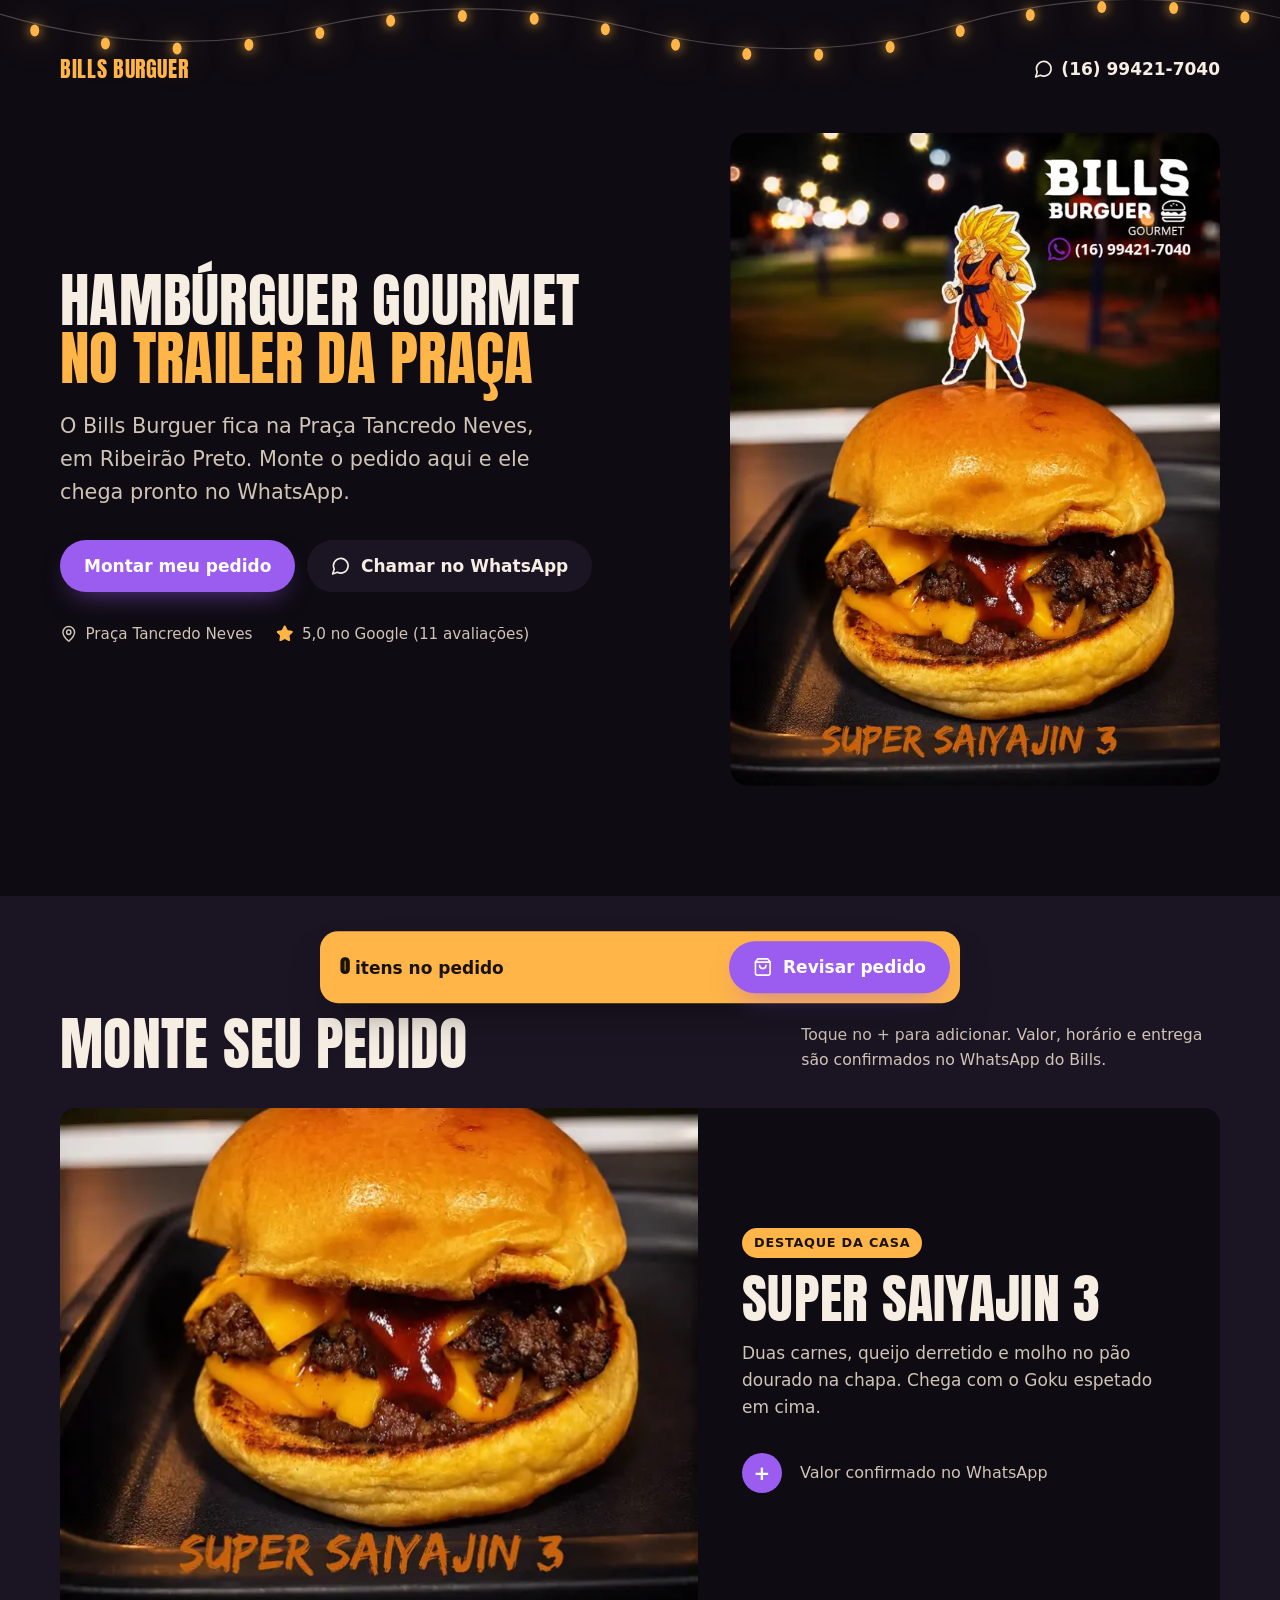
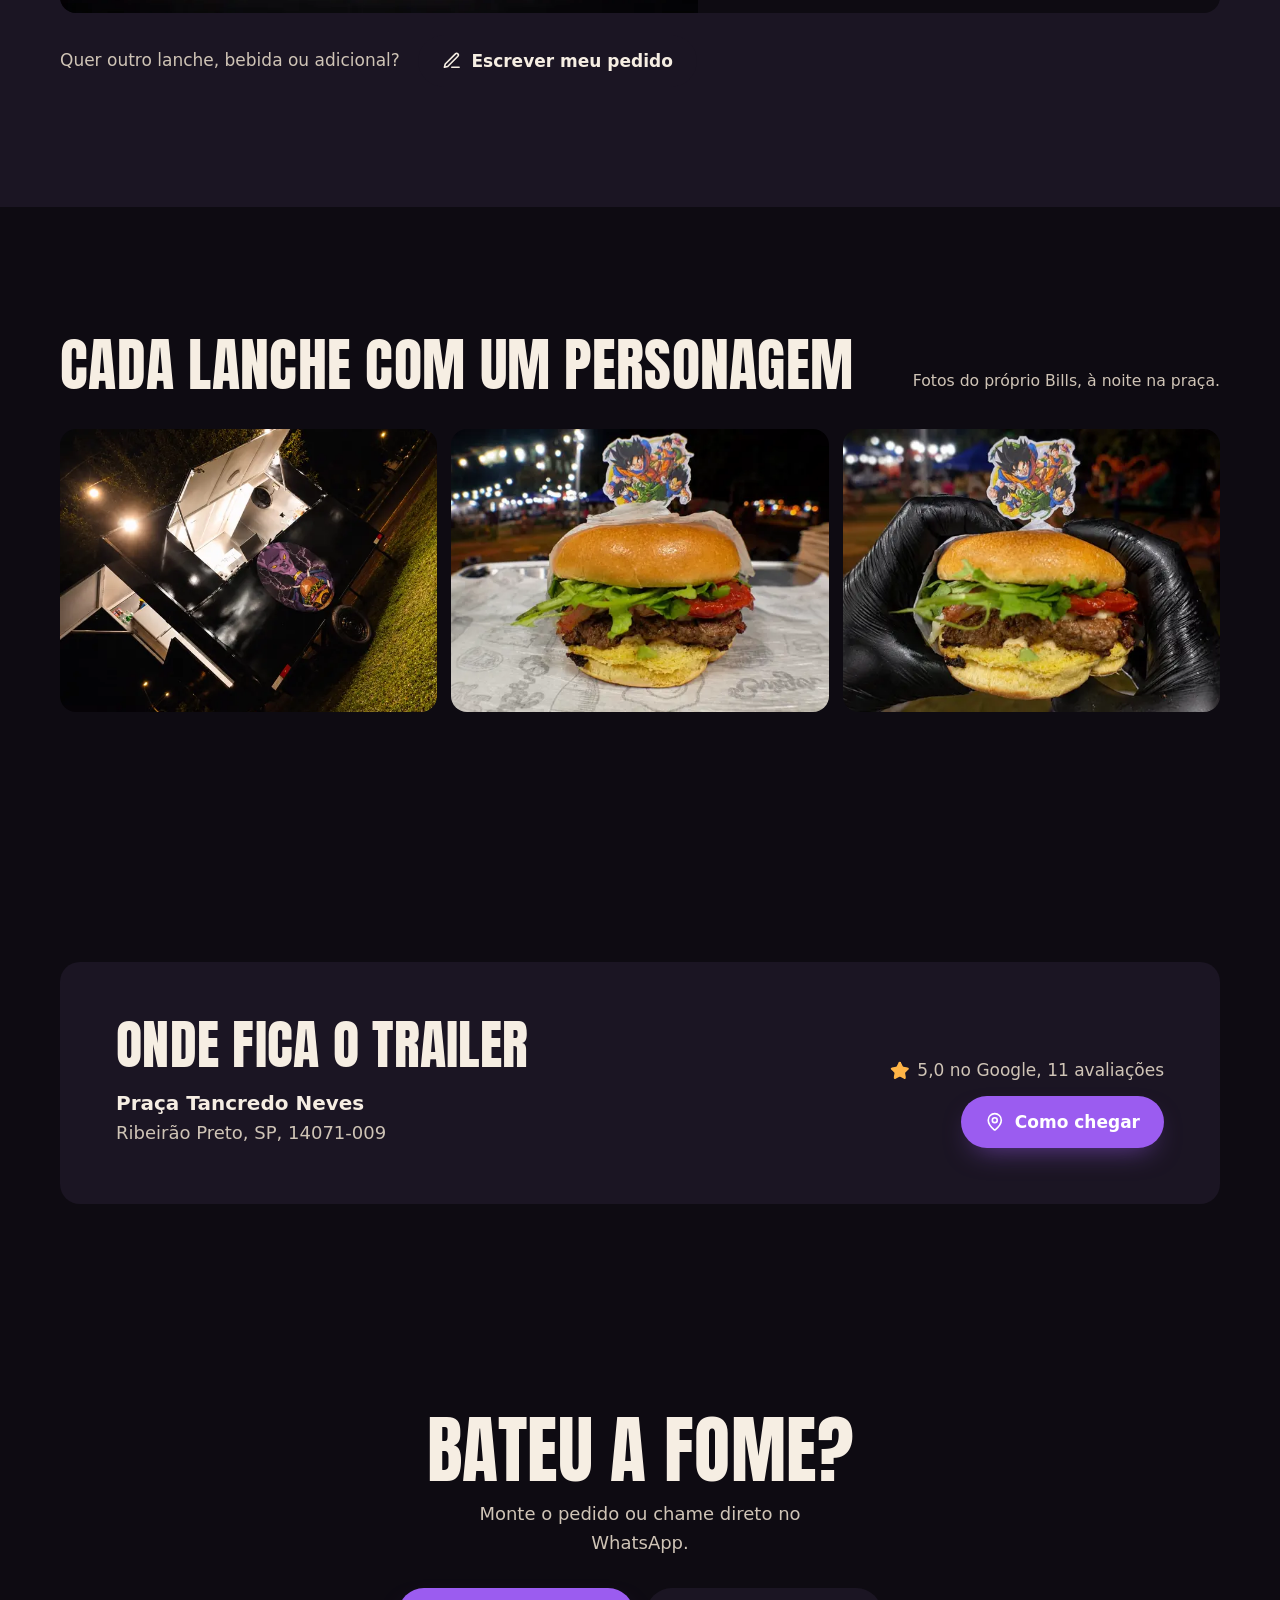
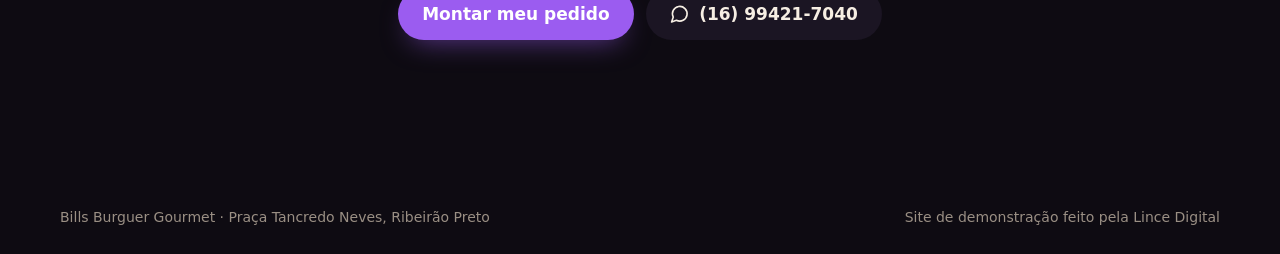
<file: bills-burguer-gourmet/index.html>
<!doctype html>
<html lang="pt-BR">
<head>
<meta charset="utf-8">
<meta name="viewport" content="width=device-width,initial-scale=1,viewport-fit=cover">
<meta name="robots" content="noindex,nofollow">
<title>Bills Burguer Gourmet | Ribeirão Preto</title>
<meta name="description" content="Hambúrguer gourmet no trailer da Praça Tancredo Neves, em Ribeirão Preto. Monte o pedido e mande pronto no WhatsApp (16) 99421-7040.">
<meta name="theme-color" content="#0E0B12">
<link rel="preload" href="fonts/anton.woff2" as="font" type="font/woff2" crossorigin>
<link rel="preload" as="image" href="img/saiyajin-640.webp" imagesrcset="img/saiyajin-640.webp 640w, img/saiyajin-1200.webp 1086w" imagesizes="(min-width:900px) 40vw, 90vw" fetchpriority="high">
<style>
@font-face{font-family:"Anton";src:url(fonts/anton.woff2) format("woff2");font-weight:400;font-display:swap}
:root{--papel:#0E0B12;--papel-2:#1B1523;--papel-3:#271F31;--tinta:#F6EEE3;--tinta-2:#CFC4B6;--vermelho:#9B5CF0;--vermelho-esc:#8A49E6;--lampada:#FFB547;--serif:"Anton",Impact,sans-serif;--texto:system-ui,-apple-system,"Segoe UI",Roboto,sans-serif;--ease:cubic-bezier(.16,1,.3,1)}
*{box-sizing:border-box;margin:0}
html{scroll-behavior:smooth;scroll-padding-top:16px;scrollbar-color:var(--vermelho) var(--papel)}
body{background:var(--papel);color:var(--tinta);font:400 1.0625rem/1.6 var(--texto);-webkit-font-smoothing:antialiased}
body.com-pedido{padding-bottom:88px}
::selection{background:var(--vermelho);color:#fff}
img{display:block;max-width:100%;height:auto}
a{color:inherit}
:focus-visible{outline:3px solid var(--vermelho);outline-offset:3px;border-radius:8px}
.wrap{width:min(1160px,100% - 40px);margin-inline:auto}
h1,h2,h3{font-family:var(--serif);font-weight:400;line-height:.98;letter-spacing:.005em;text-transform:uppercase;text-wrap:balance}
svg.i{width:1.15em;height:1.15em;flex:none;fill:none;stroke:currentColor;stroke-width:2;stroke-linecap:round;stroke-linejoin:round}
.btn{display:inline-flex;align-items:center;justify-content:center;gap:10px;min-height:52px;padding:0 24px;border:0;border-radius:999px;font:700 1.0625rem var(--texto);text-decoration:none;cursor:pointer;transition:transform .2s var(--ease),background-color .2s,box-shadow .2s}
.btn:active{transform:scale(.97)}
.btn-ver{background:var(--vermelho);color:#fff;box-shadow:0 12px 28px -12px rgba(155,92,240,.6)}
.btn-ver:hover{background:var(--vermelho-esc)}
.btn-claro{background:var(--papel-2);color:var(--tinta)}
.btn-claro:hover{background:var(--papel-3)}

/* Topo */
.barra{display:flex;justify-content:space-between;align-items:center;gap:16px;padding-block:22px}
.barra .nome{font-family:var(--serif);font-weight:400;text-transform:uppercase;letter-spacing:.03em;font-size:1.35rem;color:var(--lampada);text-decoration:none}
.barra a.tel{display:inline-flex;align-items:center;gap:8px;text-decoration:none;font-weight:600;font-variant-numeric:tabular-nums}
.abertura{display:grid;gap:40px;align-items:center;padding-block:clamp(24px,6vw,72px) clamp(64px,10vw,120px)}
h1{font-size:clamp(2.9rem,11.5vw,5.25rem)}
h1 em{font-style:normal;color:var(--lampada)}
.chamada{margin-top:22px;max-width:36ch;font-size:clamp(1.125rem,2.2vw,1.3rem);color:var(--tinta-2)}
.acoes{display:flex;flex-wrap:wrap;gap:12px;margin-top:30px}
.fatos{display:flex;flex-wrap:wrap;gap:10px 24px;margin-top:30px;color:var(--tinta-2);font-size:.95rem}
.fatos span{display:inline-flex;align-items:center;gap:8px}
.fatos .estrela svg{fill:var(--lampada);stroke:var(--lampada)}
.prato-topo{position:relative}
.prato-topo img{border-radius:18px;box-shadow:0 40px 70px -40px rgba(0,0,0,.8);animation:serve 1.1s var(--ease) both}
@keyframes serve{from{clip-path:inset(0 0 100% 0 round 18px);transform:translateY(24px)}to{clip-path:inset(0 0 0 0 round 18px);transform:none}}
.selo{position:absolute;left:-10px;bottom:24px;background:var(--lampada);color:#1A1208;border-radius:14px;padding:12px 16px;font-size:.9rem;line-height:1.35;box-shadow:0 18px 30px -18px rgba(0,0,0,.6);animation:sobe .9s .5s var(--ease) both}
.selo b{display:block;font-family:var(--serif);font-weight:400;text-transform:uppercase;font-size:1.5rem;color:#1A1208}
@keyframes sobe{from{opacity:0;transform:translateY(16px)}to{opacity:1;transform:none}}

/* Promoções */
.promo{background:var(--tinta);color:var(--papel);padding-block:clamp(64px,10vw,120px)}
.cab{display:flex;flex-wrap:wrap;justify-content:space-between;align-items:end;gap:16px 40px;margin-bottom:36px}
.cab h2{font-size:clamp(2.2rem,6vw,3.6rem)}
.cab p{max-width:42ch;color:var(--tinta-2);font-size:.98rem}
.promos{display:grid;gap:18px}
.oferta{background:var(--papel-2);border-radius:16px;overflow:hidden;display:flex;flex-direction:column}
.oferta img{width:100%;aspect-ratio:4/3;object-fit:cover}
.oferta .corpo{padding:18px 20px 20px;display:flex;flex-direction:column;gap:6px;flex:1}
.oferta h3{font-size:clamp(2.4rem,7vw,3.4rem);color:var(--tinta)}
.oferta .preco{font-family:var(--texto);font-size:1rem;color:var(--tinta-2);font-variant-numeric:tabular-nums}
.oferta .linha{display:flex;justify-content:space-between;align-items:center;gap:12px;margin-top:auto;padding-top:10px}

/* Cardápio */
.cardapio{padding-block:clamp(72px,11vw,130px)}
.cardapio .cab p{color:var(--tinta-2)}
.grupo{margin-top:44px}
.grupo h3.titulo{font-size:1.6rem;margin-bottom:18px;color:var(--vermelho)}
.itens{display:grid;gap:14px}
.item{display:grid;grid-template-columns:96px 1fr auto;gap:16px;align-items:center;background:var(--papel-2);border-radius:16px;padding:12px;box-shadow:0 10px 24px -20px rgba(30,23,21,.5)}
.item.sem-foto{grid-template-columns:1fr auto;padding:16px 16px 16px 20px}
.item img{width:96px;height:72px;object-fit:cover;border-radius:10px}
.item h4{font-family:var(--serif);font-weight:800;font-size:1.15rem;line-height:1.2}
.item p{font-size:.92rem;color:var(--tinta-2);margin-top:2px}
.qtd{display:flex;align-items:center;gap:6px}
.qtd button{width:40px;height:40px;border-radius:50%;border:0;background:var(--papel-3);color:var(--tinta);font:700 1.25rem/1 var(--texto);cursor:pointer;display:grid;place-items:center;transition:background-color .2s,transform .15s}
.qtd button:hover{background:#352A42}
.qtd button.mais{background:var(--vermelho);color:#fff}
.qtd button.mais:hover{background:var(--vermelho-esc)}
.qtd button:active{transform:scale(.92)}
.qtd output{min-width:1.4em;text-align:center;font-weight:700;font-variant-numeric:tabular-nums}
.qtd button.menos,.qtd output{display:none}
.tem .qtd button.menos,.tem .qtd output{display:grid}
.tem .qtd output{display:block}
.oferta .qtd button.menos{background:var(--papel-3);color:#fff}
.oferta .qtd output{color:#fff}

/* Galeria */
.galeria{display:grid;grid-auto-flow:column;grid-auto-columns:minmax(230px,68vw);gap:14px;overflow-x:auto;scroll-snap-type:x mandatory;padding:0 20px 18px;scrollbar-width:thin}
.galeria img{border-radius:16px;scroll-snap-align:center;width:100%;aspect-ratio:4/3;object-fit:cover}

/* Onde */
.onde{padding-block:clamp(64px,10vw,120px)}
.onde .grade{display:grid;gap:28px;background:var(--papel-2);border-radius:20px;padding:clamp(28px,5vw,56px)}
.onde h2{font-size:clamp(2.2rem,6vw,3.4rem)}
.onde address{font-style:normal;margin-top:16px;font-size:1.125rem;color:var(--tinta-2)}
.onde address strong{display:block;color:var(--tinta);font-size:1.25rem}
.onde .links{display:flex;flex-wrap:wrap;gap:12px;align-items:center}
.nota{display:inline-flex;align-items:center;gap:8px;color:var(--tinta-2);width:100%}
.nota svg{fill:var(--lampada);stroke:var(--lampada)}

/* Final */
.final{padding-block:clamp(40px,8vw,90px) clamp(80px,12vw,140px);text-align:center}
.final h2{font-size:clamp(2.4rem,8vw,4.6rem)}
.final p{margin:14px auto 0;max-width:34ch;color:var(--tinta-2);font-size:1.125rem}
.final .acoes{justify-content:center}
footer{padding-block:26px calc(26px + env(safe-area-inset-bottom));color:#9A8F84;font-size:.875rem}
footer .wrap{display:flex;flex-wrap:wrap;gap:8px 24px;justify-content:space-between}

/* Barra do pedido e revisão */
.sacola{position:fixed;left:12px;right:12px;bottom:calc(12px + env(safe-area-inset-bottom));z-index:20;display:flex;justify-content:space-between;align-items:center;gap:12px;background:var(--lampada);color:#1A1208;border-radius:18px;padding:10px 10px 10px 20px;box-shadow:0 20px 40px -16px rgba(0,0,0,.55);transform:translateY(160%);transition:transform .45s var(--ease);max-width:640px;margin-inline:auto}
.com-pedido .sacola{transform:none}
.sacola .resumo{font-weight:600}
.sacola .resumo b{font-family:var(--serif);font-size:1.2rem}
dialog{margin:auto;border:0;padding:0;border-radius:22px;width:min(560px,100% - 24px);max-height:calc(100dvh - 24px);background:var(--papel);color:var(--tinta);box-shadow:0 40px 80px -30px rgba(0,0,0,.6)}
dialog::backdrop{background:rgba(5,3,8,.7);backdrop-filter:blur(3px)}
dialog[open]{animation:abre .35s var(--ease)}
@keyframes abre{from{opacity:0;transform:translateY(20px) scale(.98)}to{opacity:1;transform:none}}
.revisao{padding:26px 24px 24px;display:flex;flex-direction:column;gap:18px}
.revisao header{display:flex;justify-content:space-between;align-items:start;gap:12px}
.revisao h2{font-size:1.8rem}
.fechar{width:40px;height:40px;border-radius:50%;border:0;background:var(--papel-2);cursor:pointer;display:grid;place-items:center;flex:none}
.lista{list-style:none;padding:0;display:grid;gap:8px}
.lista li{display:flex;justify-content:space-between;gap:12px;font-weight:600}
.lista li span:first-child{font-variant-numeric:tabular-nums;color:var(--vermelho)}
.campo{display:grid;gap:6px}
.campo label,.campo legend{font-weight:700;font-size:.95rem}
.campo input,.campo textarea{font:1rem var(--texto);color:var(--tinta);background:var(--papel);border:1px solid #3A2F45;border-radius:12px;padding:12px 14px;width:100%}
.campo textarea{min-height:70px;resize:vertical}
fieldset.campo{border:0;padding:0}
.opcoes{display:flex;gap:10px;flex-wrap:wrap}
.opcoes label{white-space:nowrap;display:inline-flex;align-items:center;gap:8px;background:var(--papel);border:1px solid #3A2F45;border-radius:999px;padding:10px 16px;font-weight:600;cursor:pointer}
.opcoes input{accent-color:var(--vermelho)}
.aviso{font-size:.88rem;color:var(--tinta-2)}

@media (min-width:900px){
  .abertura{grid-template-columns:1.1fr .9fr;gap:72px;padding-block:24px 110px}
  h1{font-size:clamp(3rem,4.6vw,4.4rem)}
  .prato-topo img{max-height:74vh;width:100%;object-fit:cover}
  .promos{grid-template-columns:repeat(3,1fr)}
  .itens{grid-template-columns:1fr 1fr}
  .galeria{grid-auto-flow:initial;grid-template-columns:repeat(4,1fr);overflow:visible;width:min(1160px,100% - 40px);margin-inline:auto;padding:0}
  .onde .grade{grid-template-columns:1.2fr 1fr;align-items:end}
  .onde .links{justify-content:flex-end}
  .nota{justify-content:flex-end}
}
@media (prefers-reduced-motion:reduce){*,*::before{animation:none!important;transition:none!important}html{scroll-behavior:auto}}

.campo input::placeholder,.campo textarea::placeholder{color:#8F8399}
.promo{background:var(--papel-2);color:var(--tinta)}
.oferta.grande{display:grid;gap:0;background:var(--papel)}
.oferta.grande img{aspect-ratio:auto;width:100%;height:100%;max-height:560px;object-fit:cover}
.oferta.grande .corpo{padding:clamp(22px,4vw,44px);gap:14px;justify-content:center}
.oferta.grande p{color:var(--tinta-2);max-width:38ch;font-size:1.0625rem}
.oferta.grande .linha{justify-content:flex-start;gap:18px;flex-wrap:wrap;margin-top:8px}
.rotulo{align-self:flex-start;background:var(--lampada);color:#1A1208;font-weight:800;font-size:.8rem;letter-spacing:.06em;text-transform:uppercase;border-radius:999px;padding:5px 12px}
.outro{margin-top:22px;display:flex;flex-wrap:wrap;align-items:center;gap:12px 18px;color:var(--tinta-2)}
.varal{position:absolute;z-index:3;top:0;left:0;width:100%;height:80px;pointer-events:none}
.varal svg{width:100%;height:100%;overflow:visible}
.varal .fio{fill:none;stroke:rgba(246,238,227,.25);stroke-width:1.2}
.varal .lamp{fill:var(--lampada);filter:drop-shadow(0 0 6px rgba(255,181,71,.9)) drop-shadow(0 0 16px rgba(255,181,71,.5));opacity:0;animation:liga .5s var(--ease) forwards,pisca 4s 2s ease-in-out infinite}
@keyframes liga{to{opacity:1}}
@keyframes pisca{0%,100%{opacity:1}50%{opacity:.72}}
header{position:relative}
.barra{padding-top:52px}
@media (min-width:900px){.oferta.grande{grid-template-columns:1.1fr .9fr;align-items:stretch}.galeria{grid-template-columns:repeat(3,1fr)}}
@media (prefers-reduced-motion:reduce){.varal .lamp{opacity:1}}
</style>
</head>
<body>
<svg width="0" height="0" style="position:absolute" aria-hidden="true">
  <symbol id="i-zap" viewBox="0 0 24 24"><path d="M7.9 20A9 9 0 1 0 4 16.1L2 22Z"/></symbol>
  <symbol id="i-pino" viewBox="0 0 24 24"><path d="M20 10c0 5-5.5 10.2-7.4 11.8a1 1 0 0 1-1.2 0C9.5 20.2 4 15 4 10a8 8 0 0 1 16 0"/><circle cx="12" cy="10" r="3"/></symbol>
  <symbol id="i-estrela" viewBox="0 0 24 24"><path d="M11.5 2.3a.5.5 0 0 1 1 0l2.3 4.7a2.1 2.1 0 0 0 1.6 1.2l5.2.7a.5.5 0 0 1 .3.9l-3.7 3.7a2.1 2.1 0 0 0-.6 1.8l.9 5.2a.5.5 0 0 1-.8.5l-4.6-2.4a2.1 2.1 0 0 0-2 0L6.4 21a.5.5 0 0 1-.8-.5l.9-5.2a2.1 2.1 0 0 0-.6-1.8L2.2 9.8a.5.5 0 0 1 .3-.9l5.1-.7a2.1 2.1 0 0 0 1.6-1.2z"/></symbol>
  <symbol id="i-sacola" viewBox="0 0 24 24"><path d="M6 2 3 6v14a2 2 0 0 0 2 2h14a2 2 0 0 0 2-2V6l-3-4Z"/><path d="M3 6h18"/><path d="M16 10a4 4 0 0 1-8 0"/></symbol>
  <symbol id="i-x" viewBox="0 0 24 24"><path d="M18 6 6 18M6 6l12 12"/></symbol>
  <symbol id="i-lapis" viewBox="0 0 24 24"><path d="M12 20h9"/><path d="M16.5 3.5a2.1 2.1 0 0 1 3 3L7 19l-4 1 1-4Z"/></symbol>
</svg>

<header>
  <div class="varal" aria-hidden="true"><svg id="varal" viewBox="0 0 1000 80"><path class="fio" d="M0 14 Q125 62 250 26 T500 30 T750 24 T1000 18"/><g id="lampadas"></g></svg></div>
  <div class="wrap">
    <nav class="barra" aria-label="Contato">
      <a class="nome" href="#">Bills Burguer</a>
      <a class="tel" href="https://wa.me/5516994217040" data-ev="whatsapp" target="_blank" rel="noopener"><svg class="i" aria-hidden="true"><use href="#i-zap"/></svg>(16) 99421-7040</a>
    </nav>
    <div class="abertura">
      <div>
        <h1>Hambúrguer gourmet <em>no trailer da praça</em></h1>
        <p class="chamada">O Bills Burguer fica na Praça Tancredo Neves, em Ribeirão Preto. Monte o pedido aqui e ele chega pronto no WhatsApp.</p>
        <div class="acoes">
          <a class="btn btn-ver" href="#cardapio">Montar meu pedido</a>
          <a class="btn btn-claro" href="https://wa.me/5516994217040" data-ev="whatsapp" target="_blank" rel="noopener"><svg class="i" aria-hidden="true"><use href="#i-zap"/></svg>Chamar no WhatsApp</a>
        </div>
        <p class="fatos">
          <span><svg class="i" aria-hidden="true"><use href="#i-pino"/></svg>Praça Tancredo Neves</span>
          <span class="estrela"><svg class="i" aria-hidden="true"><use href="#i-estrela"/></svg>5,0 no Google (11 avaliações)</span>
        </p>
      </div>
      <div class="prato-topo">
        <img src="img/saiyajin-640.webp" srcset="img/saiyajin-640.webp 640w, img/saiyajin-1200.webp 1086w" sizes="(min-width:900px) 40vw, 90vw" width="1086" height="1448" fetchpriority="high" alt="Lanche Super Saiyajin 3 do Bills Burguer, com duas carnes, queijo derretido e um Goku no palito, à noite na praça">
      </div>
    </div>
  </div>
</header>

<main>
  <section class="promo" id="cardapio" aria-labelledby="t-cardapio">
    <div class="wrap">
      <div class="cab">
        <h2 id="t-cardapio">Monte seu pedido</h2>
        <p>Toque no + para adicionar. Valor, horário e entrega são confirmados no WhatsApp do Bills.</p>
      </div>
      <article class="oferta grande" data-item="Super Saiyajin 3">
        <img src="img/ss3-close-640.webp" srcset="img/ss3-close-640.webp 640w, img/ss3-close-1086.webp 1086w" sizes="(min-width:900px) 600px, 90vw" width="1086" height="860" loading="lazy" decoding="async" alt="Super Saiyajin 3 de perto: duas carnes, cheddar derretido e molho, com o nome do lanche escrito embaixo">
        <div class="corpo">
          <span class="rotulo">Destaque da casa</span>
          <h3>Super Saiyajin 3</h3>
          <p>Duas carnes, queijo derretido e molho no pão dourado na chapa. Chega com o Goku espetado em cima.</p>
          <div class="linha"><div class="qtd"></div><span class="preco">Valor confirmado no WhatsApp</span></div>
        </div>
      </article>
      <p class="outro">Quer outro lanche, bebida ou adicional? <button class="btn btn-claro" type="button" id="outro-lanche"><svg class="i" aria-hidden="true"><use href="#i-lapis"/></svg>Escrever meu pedido</button></p>
    </div>
  </section>

  <section class="cardapio" aria-labelledby="t-fotos">
    <div class="wrap">
      <div class="cab">
        <h2 id="t-fotos">Cada lanche com um personagem</h2>
        <p>Fotos do próprio Bills, à noite na praça.</p>
      </div>
    </div>
    <div class="galeria">
      <img src="img/trailer-640.webp" width="640" height="853" loading="lazy" decoding="async" alt="Trailer preto do Bills Burguer aberto à noite, com luzes penduradas e o desenho de um personagem roxo segurando um hambúrguer">
      <img src="img/bandeja-640.webp" width="640" height="399" loading="lazy" decoding="async" alt="Hambúrguer com rúcula, tomate e carne sobre papel na bandeja, com palito de Dragon Ball">
      <img src="img/na-mao-640.webp" width="640" height="399" loading="lazy" decoding="async" alt="Mãos com luvas pretas segurando o hambúrguer à noite na praça">
    </div>
  </section>

  <section class="onde" aria-labelledby="t-onde">
    <div class="wrap">
      <div class="grade">
        <div>
          <h2 id="t-onde">Onde fica o trailer</h2>
          <address><strong>Praça Tancredo Neves</strong>Ribeirão Preto, SP, 14071-009</address>
        </div>
        <div class="links">
          <p class="nota"><svg class="i" aria-hidden="true"><use href="#i-estrela"/></svg>5,0 no Google, 11 avaliações</p>
          <a class="btn btn-ver" href="https://www.google.com/maps/place/?q=place_id:ChIJmdgVw1mVuZQRNB4iQXASs_0" data-ev="rota" target="_blank" rel="noopener"><svg class="i" aria-hidden="true"><use href="#i-pino"/></svg>Como chegar</a>
        </div>
      </div>
    </div>
  </section>

  <section class="final" aria-labelledby="t-final">
    <div class="wrap">
      <h2 id="t-final">Bateu a fome?</h2>
      <p>Monte o pedido ou chame direto no WhatsApp.</p>
      <div class="acoes">
        <a class="btn btn-ver" href="#cardapio">Montar meu pedido</a>
        <a class="btn btn-claro" href="https://wa.me/5516994217040" data-ev="whatsapp" target="_blank" rel="noopener"><svg class="i" aria-hidden="true"><use href="#i-zap"/></svg>(16) 99421-7040</a>
      </div>
    </div>
  </section>
</main>

<footer>
  <div class="wrap">
    <span>Bills Burguer Gourmet · Praça Tancredo Neves, Ribeirão Preto</span>
    <span>Site de demonstração feito pela Lince Digital</span>
  </div>
</footer>

<div class="sacola" role="region" aria-label="Seu pedido">
  <span class="resumo" aria-live="polite"><b id="n-itens">0</b> <span id="t-itens">itens</span> no pedido</span>
  <button class="btn btn-ver" type="button" id="revisar"><svg class="i" aria-hidden="true"><use href="#i-sacola"/></svg>Revisar pedido</button>
</div>

<dialog id="pedido" aria-labelledby="t-revisao">
  <form class="revisao" method="dialog" id="form-pedido">
    <header><h2 id="t-revisao">Seu pedido</h2><button class="fechar" type="button" id="fechar" aria-label="Fechar"><svg class="i" aria-hidden="true"><use href="#i-x"/></svg></button></header>
    <ul class="lista" id="lista"></ul>
    <div class="campo"><label for="f-outros">Outros lanches, bebidas ou adicionais</label><textarea id="f-outros" name="outros" placeholder="Escreva o que mais você quer"></textarea></div>
    <div class="campo"><label for="f-nome">Seu nome</label><input id="f-nome" name="nome" autocomplete="name" required></div>
    <fieldset class="campo"><legend>Como prefere receber?</legend>
      <div class="opcoes"><label><input type="radio" name="receber" value="Retirar no trailer" checked> Retirar no trailer</label><label><input type="radio" name="receber" value="Entrega"> Entrega</label></div>
    </fieldset>
    <div class="campo" id="campo-end" style="display:none"><label for="f-end">Endereço de entrega</label><input id="f-end" name="endereco" autocomplete="street-address" placeholder="Rua, número e bairro"></div>
    <div class="campo"><label for="f-obs">Observação (opcional)</label><textarea id="f-obs" name="obs" placeholder="Ex.: sem cebola, troco para 50"></textarea></div>
    <button class="btn btn-ver" type="submit"><svg class="i" aria-hidden="true"><use href="#i-zap"/></svg>Enviar pedido no WhatsApp</button>
    <p class="aviso">O pedido abre no WhatsApp do Bills já escrito. O valor e a entrega são confirmados por lá.</p>
  </form>
</dialog>

<script>
(function(){
  var NUM = '5516994217040', SLUG = 'bills-burguer-gourmet', LOJA = 'Bills Burguer';
  var ev = function(e){ if (/github\.io$|\.com\.br$/.test(location.hostname)) { var i = new Image(); i.src = 'https://n8n-felc.srv2128402.hstgr.cloud/webhook/lince-sites-evento?s=' + SLUG + '&e=' + e + '&t=' + Date.now(); } };
  ev('visita');
  var sv = document.getElementById('varal'), W = Math.max(320, sv.clientWidth), s = W / 1000;
  sv.setAttribute('viewBox', '0 0 ' + W + ' 80');
  var fio = sv.querySelector('.fio');
  fio.setAttribute('d', 'M0 14 Q' + 125 * s + ' 62 ' + 250 * s + ' 26 T' + 500 * s + ' 30 T' + 750 * s + ' 24 T' + W + ' 18');
  var g = document.getElementById('lampadas'), n = Math.round(Math.min(18, Math.max(8, W / 70))), L = fio.getTotalLength();
  for (var k0 = 0; k0 < n; k0++) { var p = fio.getPointAtLength(L * (k0 + .5) / n), c = document.createElementNS('http://www.w3.org/2000/svg', 'ellipse'); c.setAttribute('cx', p.x); c.setAttribute('cy', p.y + 7); c.setAttribute('rx', 4.5); c.setAttribute('ry', 6); c.setAttribute('class', 'lamp'); c.style.animationDelay = (0.25 + k0 * 0.09) + 's, ' + (2 + (k0 % 5) * 0.6) + 's'; g.appendChild(c); }
  document.querySelectorAll('[data-ev]').forEach(function(a){ a.addEventListener('click', function(){ ev(a.dataset.ev); }); });
  var pedido = {}, body = document.body, nEl = document.getElementById('n-itens'), tEl = document.getElementById('t-itens');
  function atualiza(){
    var total = 0; for (var k in pedido) total += pedido[k];
    nEl.textContent = total; tEl.textContent = total === 1 ? 'item' : 'itens';
    body.classList.toggle('com-pedido', total > 0);
  }
  document.querySelectorAll('[data-item]').forEach(function(card){
    var nome = card.dataset.item, box = card.querySelector('.qtd');
    box.innerHTML = '<button type="button" class="menos" aria-label="Tirar ' + nome + '">−</button><output aria-live="polite">0</output><button type="button" class="mais" aria-label="Adicionar ' + nome + '">+</button>';
    var out = box.querySelector('output');
    function muda(d){ var q = Math.max(0, (pedido[nome] || 0) + d); if (q) pedido[nome] = q; else delete pedido[nome]; out.textContent = q; card.classList.toggle('tem', q > 0); atualiza(); }
    box.querySelector('.mais').addEventListener('click', function(){ muda(1); });
    box.querySelector('.menos').addEventListener('click', function(){ muda(-1); });
  });
  var dlg = document.getElementById('pedido'), form = document.getElementById('form-pedido'), lista = document.getElementById('lista'), campoEnd = document.getElementById('campo-end');
  function abrir(){
    lista.textContent = '';
    for (var k in pedido) { var li = document.createElement('li'); var a = document.createElement('span'); a.textContent = pedido[k] + 'x'; var b = document.createElement('span'); b.textContent = k; li.appendChild(b); li.appendChild(a); lista.appendChild(li); }
    dlg.showModal();
  }
  document.getElementById('revisar').addEventListener('click', abrir);
  document.getElementById('outro-lanche').addEventListener('click', function(){ abrir(); form.outros.focus(); });
  document.getElementById('fechar').addEventListener('click', function(){ dlg.close(); });
  dlg.addEventListener('click', function(e){ if (e.target === dlg) dlg.close(); });
  form.addEventListener('change', function(){ campoEnd.style.display = form.receber.value === 'Entrega' ? '' : 'none'; });
  form.addEventListener('submit', function(e){
    e.preventDefault();
    var temItem = false; for (var q in pedido) temItem = true;
    if (!temItem && !form.outros.value.trim()) { form.outros.focus(); return; }
    if (!form.nome.value.trim()) { form.nome.focus(); return; }
    if (form.receber.value === 'Entrega' && !form.endereco.value.trim()) { form.endereco.focus(); return; }
    var t = 'Olá, ' + LOJA + '! Quero fazer um pedido pelo site:\n';
    for (var k in pedido) t += '\n' + pedido[k] + 'x ' + k;
    if (form.outros.value.trim()) t += '\n' + form.outros.value.trim();
    t += '\n\nNome: ' + form.nome.value.trim() + '\n' + form.receber.value;
    if (form.receber.value === 'Entrega') t += ': ' + form.endereco.value.trim();
    if (form.obs.value.trim()) t += '\nObservação: ' + form.obs.value.trim();
    ev('pedido');
    window.open('https://wa.me/' + NUM + '?text=' + encodeURIComponent(t), '_blank', 'noopener');
    dlg.close();
  });
})();
</script>
</body>

</html>
</file>
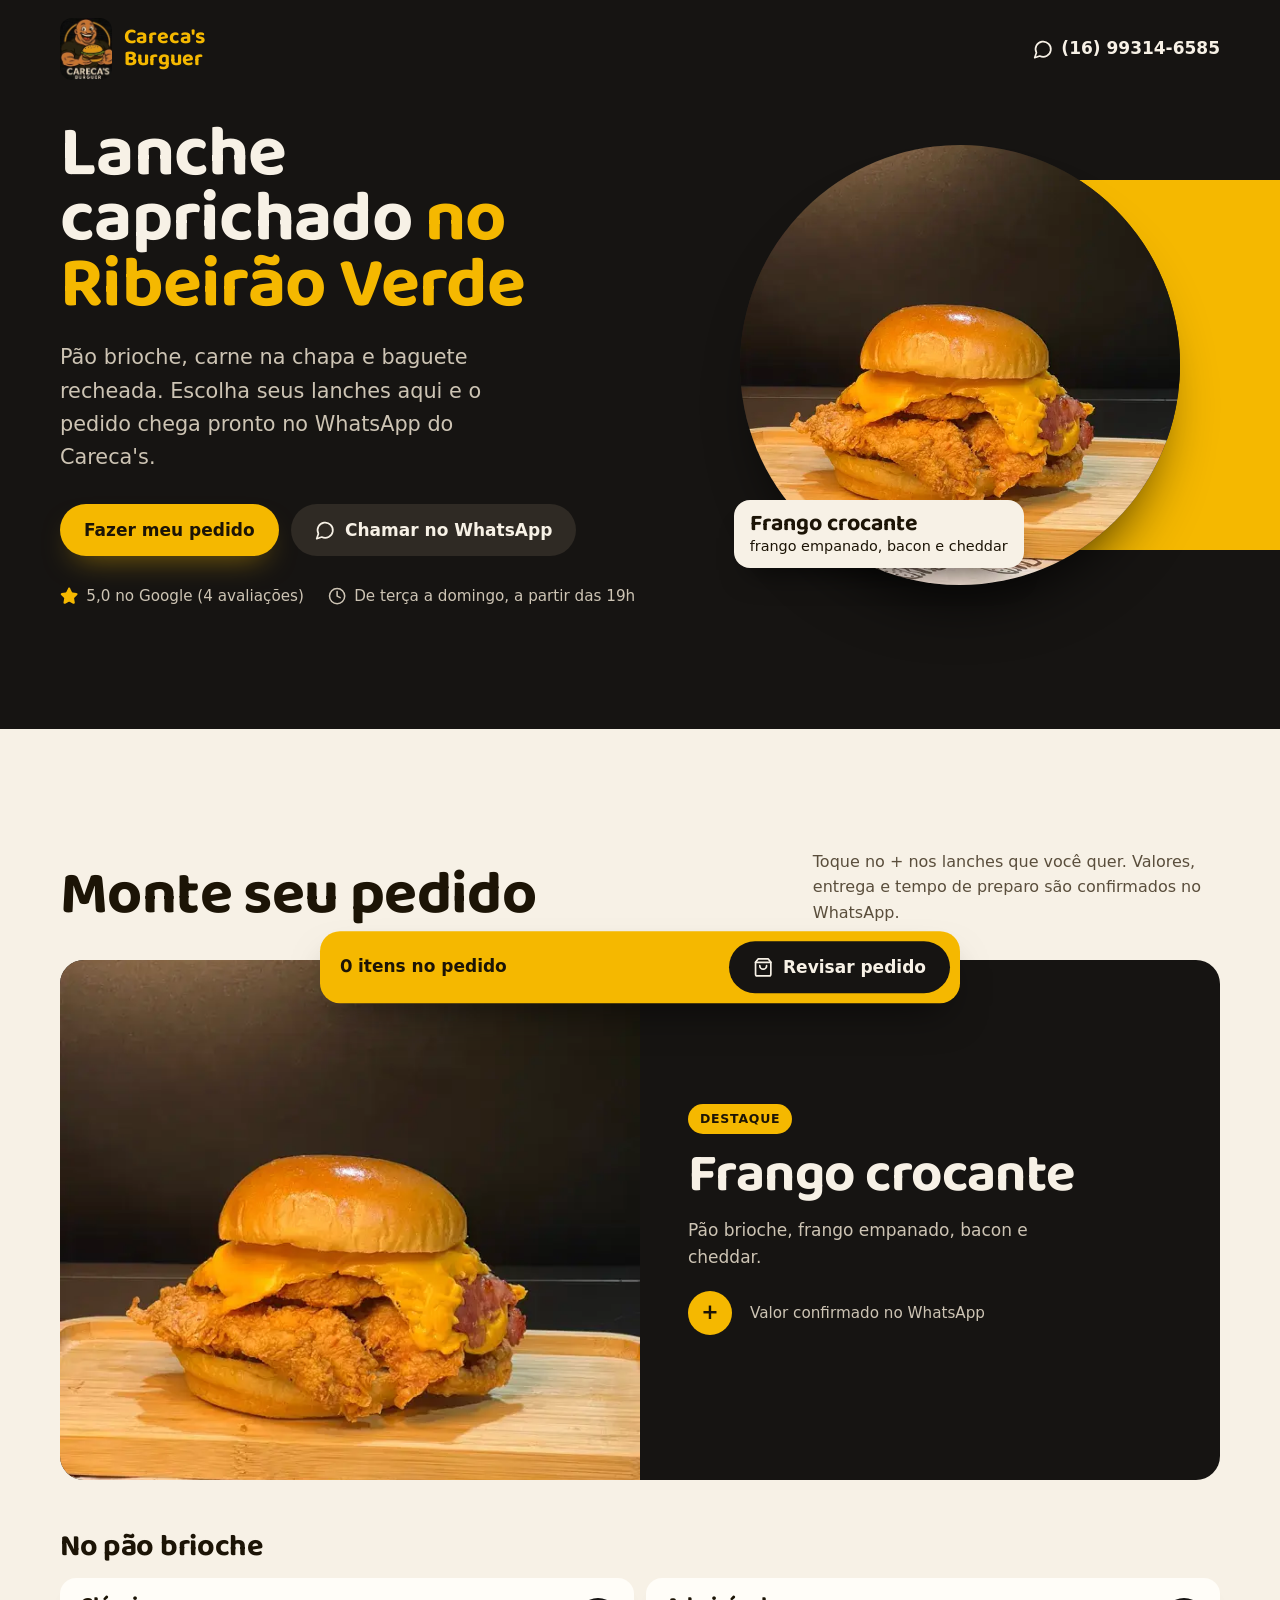
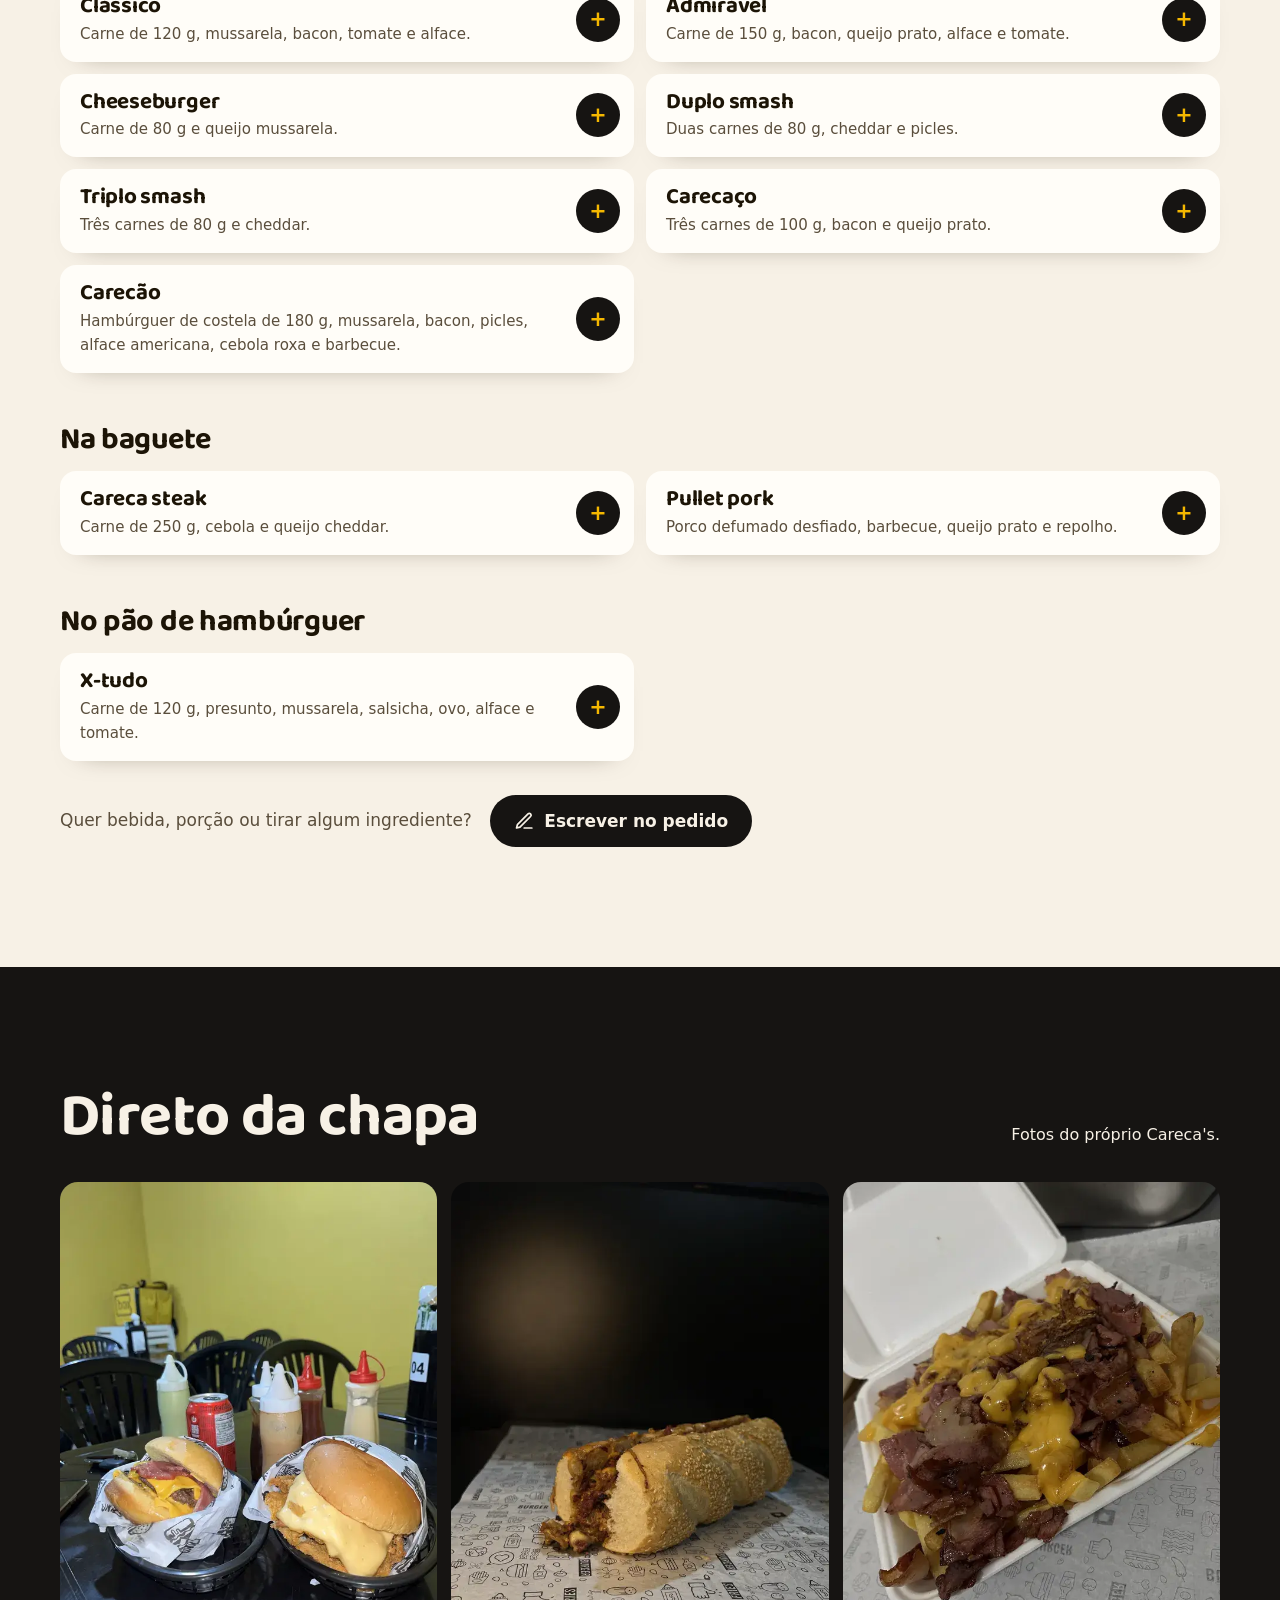
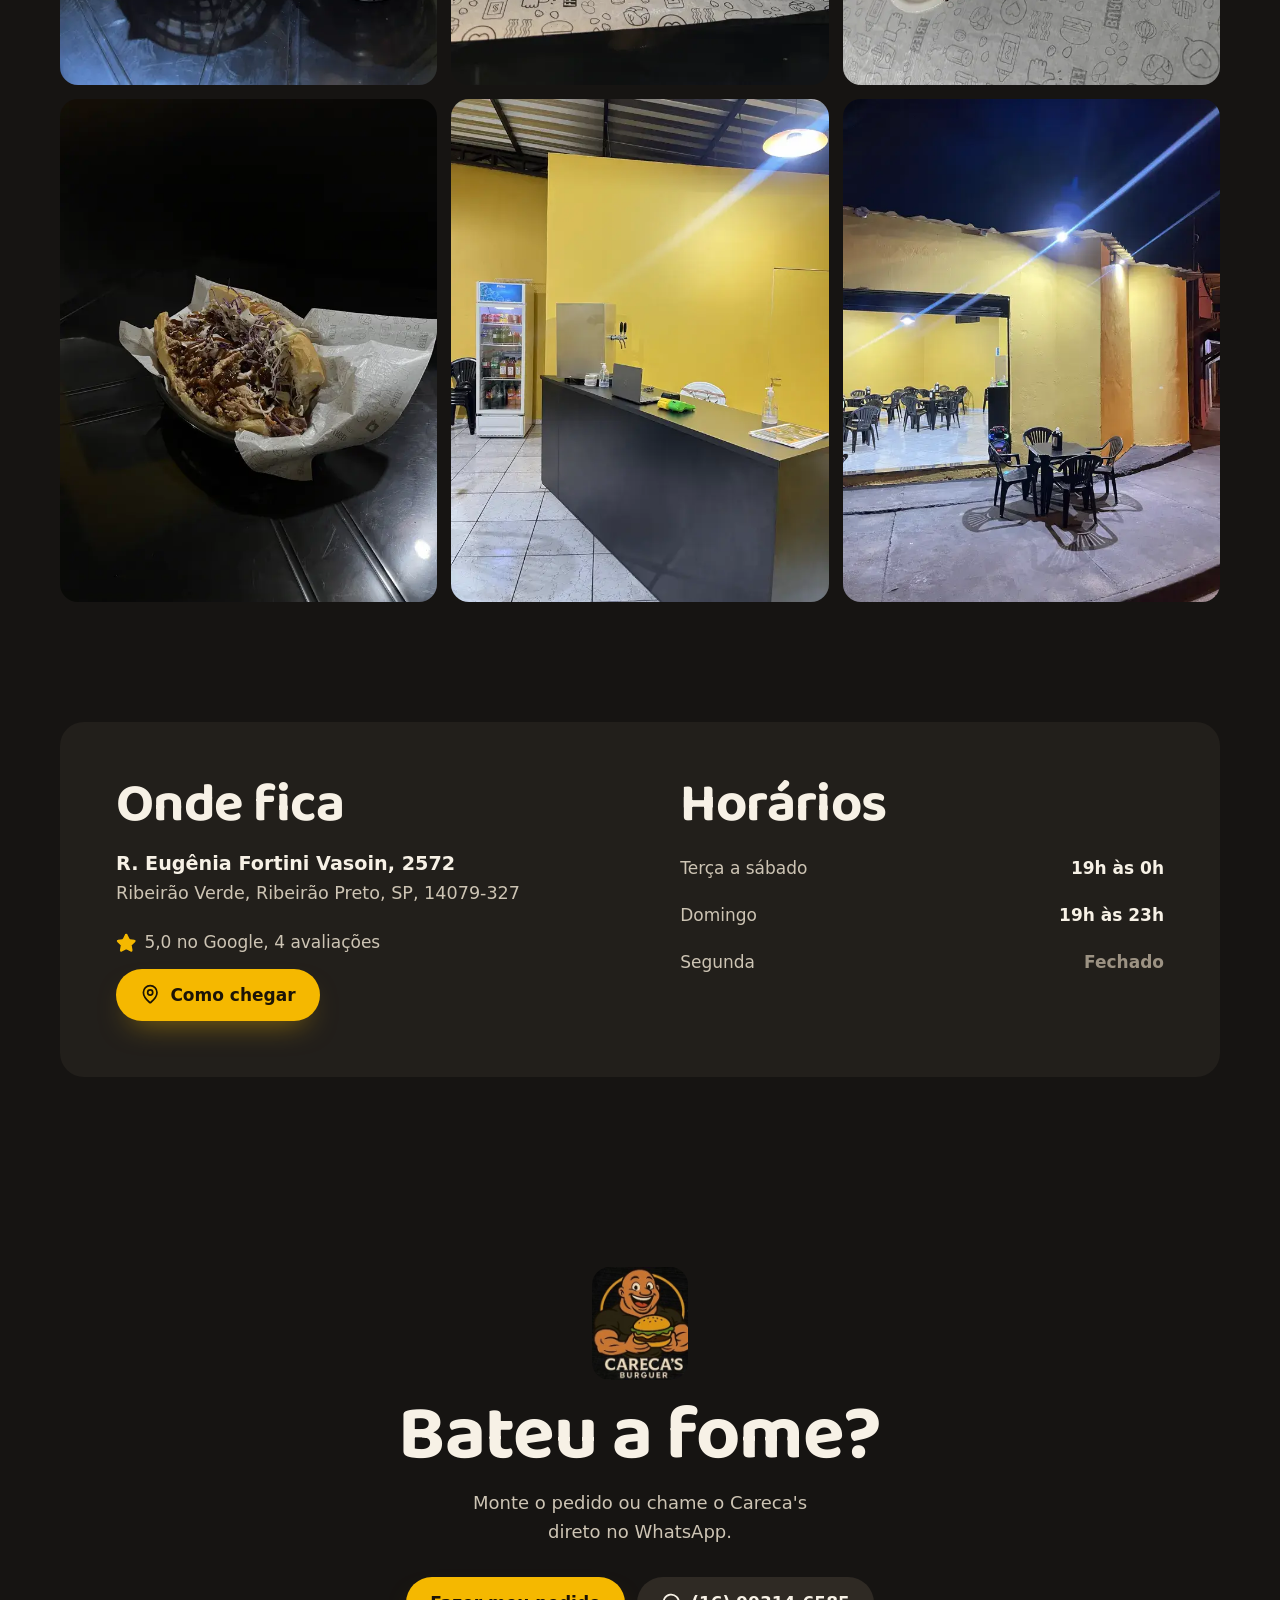
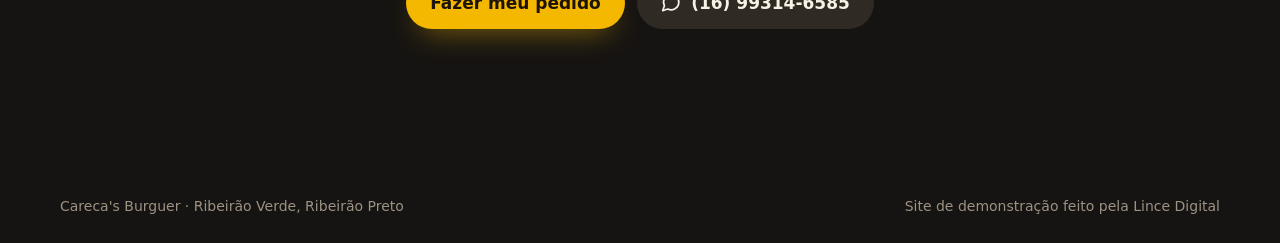
<file: careca-s-burguer/index.html>
<!doctype html>
<html lang="pt-BR">
<head>
<meta charset="utf-8">
<meta name="viewport" content="width=device-width,initial-scale=1,viewport-fit=cover">
<meta name="robots" content="noindex">
<title>Careca's Burguer | Ribeirão Verde, Ribeirão Preto</title>
<meta name="description" content="Hamburgueria no Ribeirão Verde, em Ribeirão Preto. Monte o pedido aqui e mande pronto no WhatsApp (16) 99314-6585.">
<meta name="theme-color" content="#161412">
<link rel="preload" href="fonts/baloo2-700.woff2" as="font" type="font/woff2" crossorigin>
<link rel="preload" as="image" href="img/frango-crocante-640.webp" imagesrcset="img/frango-crocante-640.webp 640w, img/frango-crocante-1280.webp 1200w" imagesizes="(min-width:900px) 34vw, 78vw" fetchpriority="high">
<link rel="icon" href="img/logo.webp">
<style>
@font-face{font-family:"Baloo 2";src:url(fonts/baloo2-700.woff2) format("woff2");font-weight:700;font-display:swap}
:root{--carvao:#161412;--carvao-2:#221F1B;--carvao-3:#2F2A24;--amarelo:#F5B800;--amarelo-esc:#E0A800;--tinta-am:#1C1406;--creme:#F7F1E6;--creme-2:#CDC4B4;--disp:"Baloo 2",system-ui,sans-serif;--texto:system-ui,-apple-system,"Segoe UI",Roboto,sans-serif;--ease:cubic-bezier(.16,1,.3,1)}
*{box-sizing:border-box;margin:0}
html{scroll-behavior:smooth;scrollbar-color:var(--amarelo) var(--carvao);overflow-x:hidden;overflow-x:clip}
body{background:var(--carvao);color:var(--creme);font:400 1.0625rem/1.6 var(--texto);-webkit-font-smoothing:antialiased;overflow-x:hidden;overflow-x:clip}
body.com-pedido{padding-bottom:92px}
::selection{background:var(--amarelo);color:var(--tinta-am)}
img{display:block;max-width:100%;height:auto}
a{color:inherit}
:focus-visible{outline:3px solid var(--amarelo);outline-offset:3px;border-radius:10px}
.wrap{width:min(1160px,100% - 40px);margin-inline:auto}
h1,h2,h3,h4{font-family:var(--disp);font-weight:700;line-height:1;letter-spacing:-.01em;text-wrap:balance}
svg.i{width:1.2em;height:1.2em;flex:none;fill:none;stroke:currentColor;stroke-width:2;stroke-linecap:round;stroke-linejoin:round}
.btn{display:inline-flex;align-items:center;justify-content:center;gap:10px;min-height:52px;padding:0 24px;border:0;border-radius:999px;font:700 1.0625rem var(--texto);text-decoration:none;cursor:pointer;transition:transform .2s var(--ease),background-color .2s}
.btn:active{transform:scale(.97)}
.btn-am{background:var(--amarelo);color:var(--tinta-am);box-shadow:0 14px 30px -14px rgba(245,184,0,.55)}
.btn-am:hover{background:var(--amarelo-esc)}
.btn-esc{background:var(--carvao-3);color:var(--creme)}
.btn-esc:hover{background:#3B352E}

/* Topo */
.barra{display:flex;justify-content:space-between;align-items:center;gap:16px;padding-block:18px}
.marca{display:flex;align-items:center;gap:12px;text-decoration:none}
.marca img{width:52px;height:auto;border-radius:12px}
.final img{border-radius:18px}
.marca span{font-family:var(--disp);font-size:1.35rem;line-height:1;color:var(--amarelo)}
.barra .tel{display:inline-flex;align-items:center;gap:8px;text-decoration:none;font-weight:600;font-variant-numeric:tabular-nums;min-height:44px}
.abertura{display:grid;gap:44px;align-items:center;padding-block:clamp(20px,5vw,56px) clamp(72px,10vw,120px)}
h1{font-size:clamp(3rem,12.5vw,5.6rem);line-height:.92}
h1 em{font-style:normal;color:var(--amarelo)}
.chamada{margin-top:22px;max-width:34ch;font-size:clamp(1.125rem,2.2vw,1.3rem);color:var(--creme-2)}
.acoes{display:flex;flex-wrap:wrap;gap:12px;margin-top:30px}
.fatos{display:flex;flex-wrap:wrap;gap:10px 24px;margin-top:28px;color:var(--creme-2);font-size:.95rem}
.fatos span{display:inline-flex;align-items:center;gap:8px}
.estrela svg,.nota svg{fill:var(--amarelo);stroke:var(--amarelo)}

/* Momento assinatura: o prato chega no balcão amarelo */
.palco{position:relative;justify-self:center;width:min(440px,86vw);aspect-ratio:1}
.palco .bloco{position:absolute;inset:8% -30% 8% 34%;background:var(--amarelo);border-radius:28px;animation:varre 1s var(--ease) both}
.palco .disco{position:absolute;inset:0;border-radius:50%;overflow:hidden;background:var(--carvao-2);box-shadow:0 40px 60px -30px rgba(0,0,0,.85);animation:serve 1.2s .15s var(--ease) both}
.palco .disco img{width:100%;height:100%;object-fit:cover;object-position:50% 58%}
.palco .placa{position:absolute;left:-6px;bottom:4%;background:var(--creme);color:var(--tinta-am);border-radius:16px;padding:12px 16px;font-size:.9rem;line-height:1.3;box-shadow:0 20px 30px -18px rgba(0,0,0,.7);animation:sobe .8s .8s var(--ease) both}
.palco .placa b{display:block;font-family:var(--disp);font-size:1.45rem;line-height:1.05}
@keyframes varre{from{transform:translateX(40%);opacity:0}to{transform:none;opacity:1}}
@keyframes serve{from{transform:translateY(30px) rotate(-14deg) scale(.86);opacity:0}to{transform:none;opacity:1}}
@keyframes sobe{from{opacity:0;transform:translateY(14px)}to{opacity:1;transform:none}}

/* Pedido */
.pedir{background:var(--creme);color:var(--tinta-am);padding-block:clamp(72px,10vw,120px)}
.cab{display:flex;flex-wrap:wrap;justify-content:space-between;align-items:end;gap:14px 40px;margin-bottom:34px}
.cab h2{font-size:clamp(2.4rem,6.5vw,3.8rem)}
.cab p{max-width:40ch;font-size:1rem}
.pedir .cab p{color:#5A4E3C}
.destaque{display:grid;background:var(--carvao);color:var(--creme);border-radius:24px;overflow:hidden}
.destaque img{width:100%;height:100%;max-height:520px;object-fit:cover}
.destaque .corpo{padding:clamp(24px,4vw,48px);display:flex;flex-direction:column;justify-content:center;gap:14px}
.rotulo{align-self:flex-start;background:var(--amarelo);color:var(--tinta-am);font-weight:800;font-size:.78rem;letter-spacing:.06em;text-transform:uppercase;border-radius:999px;padding:5px 12px}
.destaque h3{font-size:clamp(2.4rem,6vw,3.4rem)}
.destaque p{color:var(--creme-2);max-width:36ch}
.linha{display:flex;align-items:center;gap:18px;flex-wrap:wrap;margin-top:6px}
.preco{font-size:.95rem;color:var(--creme-2)}
.grupo{margin-top:52px}
.grupo h3{font-size:1.9rem;margin-bottom:16px}
.grupo h3 small{font:600 .95rem var(--texto);color:#6E604B;margin-left:10px}
.itens{display:grid;gap:12px;list-style:none;padding:0}
.item{display:grid;grid-template-columns:1fr auto;gap:16px;align-items:center;background:#FFFDF8;border-radius:16px;padding:16px 14px 16px 20px;box-shadow:0 12px 26px -22px rgba(40,28,8,.55);transition:background-color .2s}
.item.tem{background:#FFF3CC}
.item h4{font-size:1.4rem;line-height:1.1}
.item p{font-size:.94rem;color:#5A4E3C;margin-top:3px}
.qtd{display:flex;align-items:center;gap:6px}
.qtd button{width:44px;height:44px;border-radius:50%;border:0;background:#EDE4D3;color:var(--tinta-am);font:700 1.3rem/1 var(--texto);cursor:pointer;display:grid;place-items:center;transition:background-color .2s,transform .15s}
.qtd button.mais{background:var(--carvao);color:var(--amarelo)}
.qtd button.mais:hover{background:#000}
.qtd button:active{transform:scale(.92)}
.qtd output{min-width:1.4em;text-align:center;font-weight:700;font-variant-numeric:tabular-nums}
.qtd button.menos,.qtd output{display:none}
.tem .qtd button.menos{display:grid}
.tem .qtd output{display:block}
.destaque .qtd button.mais{background:var(--amarelo);color:var(--tinta-am)}
.destaque .qtd button.menos{background:var(--carvao-3);color:var(--creme)}
.outro{margin-top:34px;display:flex;flex-wrap:wrap;align-items:center;gap:12px 18px;color:#5A4E3C}
.outro .btn{background:var(--carvao);color:var(--creme)}

/* Galeria */
.fotos{padding-block:clamp(72px,10vw,120px) 0}
.galeria{display:grid;grid-auto-flow:column;grid-auto-columns:minmax(220px,64vw);gap:14px;overflow-x:auto;scroll-snap-type:x mandatory;padding:0 20px 18px;scrollbar-width:thin}
.galeria img{border-radius:18px;scroll-snap-align:center;width:100%;aspect-ratio:3/4;object-fit:cover}

/* Onde e quando */
.onde{padding-block:clamp(72px,10vw,120px)}
.onde .grade{display:grid;gap:32px;background:var(--carvao-2);border-radius:24px;padding:clamp(28px,5vw,56px)}
.onde h2{font-size:clamp(2.3rem,6vw,3.4rem)}
.onde address{font-style:normal;margin-top:16px;font-size:1.1rem;color:var(--creme-2)}
.onde address strong{display:block;color:var(--creme);font-size:1.2rem}
.horas{list-style:none;padding:0;display:grid;gap:8px;font-variant-numeric:tabular-nums}
.horas li{display:flex;justify-content:space-between;gap:16px;padding-block:6px;color:var(--creme-2)}
.horas li b{color:var(--creme);font-weight:600}
.horas li.folga b{color:#9C9283}
.onde .links{display:flex;flex-wrap:wrap;gap:12px;align-items:center;margin-top:22px}
.nota{display:inline-flex;align-items:center;gap:8px;color:var(--creme-2);width:100%}

/* Final */
.final{padding-block:clamp(24px,6vw,70px) clamp(84px,12vw,140px);text-align:center}
.final img{width:96px;margin:0 auto 18px;animation:balanca 5s -1.5s ease-in-out infinite}
@keyframes balanca{0%,100%{transform:rotate(-3deg)}50%{transform:rotate(3deg)}}
.final h2{font-size:clamp(2.6rem,9vw,4.8rem)}
.final p{margin:14px auto 0;max-width:32ch;color:var(--creme-2);font-size:1.125rem}
.final .acoes{justify-content:center}
footer{padding-block:26px calc(26px + env(safe-area-inset-bottom));color:#9C9283;font-size:.875rem}
footer .wrap{display:flex;flex-wrap:wrap;gap:8px 24px;justify-content:space-between}

/* Sacola e revisão */
.sacola{position:fixed;left:12px;right:12px;bottom:calc(12px + env(safe-area-inset-bottom));z-index:20;display:flex;justify-content:space-between;align-items:center;gap:12px;background:var(--amarelo);color:var(--tinta-am);border-radius:20px;padding:10px 10px 10px 20px;box-shadow:0 20px 40px -16px rgba(0,0,0,.6);transform:translateY(160%);transition:transform .45s var(--ease);max-width:640px;margin-inline:auto}
.com-pedido .sacola{transform:none}
.sacola .resumo{font-weight:600}
.sacola .resumo b{font-family:var(--disp);font-size:1.3rem}
.sacola .btn{background:var(--carvao);color:var(--creme)}
dialog{margin:auto;border:0;padding:0;border-radius:24px;width:min(560px,100% - 24px);max-height:calc(100dvh - 24px);background:var(--carvao);color:var(--creme);box-shadow:0 40px 80px -30px rgba(0,0,0,.7)}
dialog::backdrop{background:rgba(8,6,4,.72);backdrop-filter:blur(3px)}
dialog[open]{animation:abre .35s var(--ease)}
@keyframes abre{from{opacity:0;transform:translateY(20px) scale(.98)}to{opacity:1;transform:none}}
.revisao{padding:26px 24px 24px;display:flex;flex-direction:column;gap:18px}
.revisao header{display:flex;justify-content:space-between;align-items:start;gap:12px}
.revisao h2{font-size:2rem}
.fechar{width:44px;height:44px;border-radius:50%;border:0;background:var(--carvao-3);color:var(--creme);cursor:pointer;display:grid;place-items:center;flex:none}
.lista{list-style:none;padding:0;display:grid;gap:8px}
.lista li{display:flex;justify-content:space-between;gap:12px;font-weight:600}
.lista li span:last-child{font-variant-numeric:tabular-nums;color:var(--amarelo)}
.lista:empty{display:none}
.campo{display:grid;gap:6px}
.campo label,.campo legend{font-weight:700;font-size:.95rem}
.campo input,.campo textarea{font:1rem var(--texto);color:var(--creme);background:var(--carvao-2);border:1px solid #4A4339;border-radius:12px;padding:12px 14px;width:100%}
.campo input::placeholder,.campo textarea::placeholder{color:#968C7D}
.campo textarea{min-height:70px;resize:vertical}
fieldset.campo{border:0;padding:0}
.opcoes{display:flex;gap:10px;flex-wrap:wrap}
.opcoes label{white-space:nowrap;display:inline-flex;align-items:center;gap:8px;background:var(--carvao-2);border:1px solid #4A4339;border-radius:999px;padding:10px 16px;font-weight:600;cursor:pointer;min-height:44px}
.opcoes input{accent-color:var(--amarelo)}
.aviso{font-size:.88rem;color:var(--creme-2)}

@media (min-width:900px){
  .abertura{grid-template-columns:1.05fr .95fr;gap:64px;padding-block:24px 120px}
  h1{font-size:clamp(3.6rem,5.6vw,5.6rem)}
  .destaque{grid-template-columns:1fr 1fr;align-items:stretch}
  .itens{grid-template-columns:1fr 1fr}
  .galeria{grid-auto-flow:initial;grid-template-columns:repeat(3,1fr);overflow:visible;width:min(1160px,100% - 40px);margin-inline:auto;padding:0}
  .onde .grade{grid-template-columns:1.1fr 1fr;align-items:start}
}
@media (prefers-reduced-motion:reduce){*,*::before,*::after{animation:none!important;transition:none!important}html{scroll-behavior:auto}}
</style>
</head>
<body>
<svg width="0" height="0" style="position:absolute" aria-hidden="true">
  <symbol id="i-zap" viewBox="0 0 24 24"><path d="M7.9 20A9 9 0 1 0 4 16.1L2 22Z"/></symbol>
  <symbol id="i-pino" viewBox="0 0 24 24"><path d="M20 10c0 5-5.5 10.2-7.4 11.8a1 1 0 0 1-1.2 0C9.5 20.2 4 15 4 10a8 8 0 0 1 16 0"/><circle cx="12" cy="10" r="3"/></symbol>
  <symbol id="i-estrela" viewBox="0 0 24 24"><path d="M11.5 2.3a.5.5 0 0 1 1 0l2.3 4.7a2.1 2.1 0 0 0 1.6 1.2l5.2.7a.5.5 0 0 1 .3.9l-3.7 3.7a2.1 2.1 0 0 0-.6 1.8l.9 5.2a.5.5 0 0 1-.8.5l-4.6-2.4a2.1 2.1 0 0 0-2 0L6.4 21a.5.5 0 0 1-.8-.5l.9-5.2a2.1 2.1 0 0 0-.6-1.8L2.2 9.8a.5.5 0 0 1 .3-.9l5.1-.7a2.1 2.1 0 0 0 1.6-1.2z"/></symbol>
  <symbol id="i-relogio" viewBox="0 0 24 24"><circle cx="12" cy="12" r="10"/><path d="M12 6v6l4 2"/></symbol>
  <symbol id="i-sacola" viewBox="0 0 24 24"><path d="M6 2 3 6v14a2 2 0 0 0 2 2h14a2 2 0 0 0 2-2V6l-3-4Z"/><path d="M3 6h18"/><path d="M16 10a4 4 0 0 1-8 0"/></symbol>
  <symbol id="i-x" viewBox="0 0 24 24"><path d="M18 6 6 18M6 6l12 12"/></symbol>
  <symbol id="i-lapis" viewBox="0 0 24 24"><path d="M12 20h9"/><path d="M16.5 3.5a2.1 2.1 0 0 1 3 3L7 19l-4 1 1-4Z"/></symbol>
</svg>

<header>
  <div class="wrap">
    <nav class="barra" aria-label="Contato">
      <a class="marca" href="#"><img src="img/logo.webp" width="223" height="264" alt="Logo do Careca's Burguer: o mascote careca segurando um hambúrguer"><span>Careca's<br>Burguer</span></a>
      <a class="tel" href="https://wa.me/5516993146585" data-ev="whatsapp" target="_blank" rel="noopener"><svg class="i" aria-hidden="true"><use href="#i-zap"/></svg>(16) 99314-6585</a>
    </nav>
    <div class="abertura">
      <div>
        <h1>Lanche caprichado <em>no Ribeirão Verde</em></h1>
        <p class="chamada">Pão brioche, carne na chapa e baguete recheada. Escolha seus lanches aqui e o pedido chega pronto no WhatsApp do Careca's.</p>
        <div class="acoes">
          <a class="btn btn-am" href="#pedido-lista">Fazer meu pedido</a>
          <a class="btn btn-esc" href="https://wa.me/5516993146585" data-ev="whatsapp" target="_blank" rel="noopener"><svg class="i" aria-hidden="true"><use href="#i-zap"/></svg>Chamar no WhatsApp</a>
        </div>
        <p class="fatos">
          <span class="estrela"><svg class="i" aria-hidden="true"><use href="#i-estrela"/></svg>5,0 no Google (4 avaliações)</span>
          <span><svg class="i" aria-hidden="true"><use href="#i-relogio"/></svg>De terça a domingo, a partir das 19h</span>
        </p>
      </div>
      <div class="palco">
        <div class="bloco" aria-hidden="true"></div>
        <div class="disco"><img src="img/frango-crocante-640.webp" srcset="img/frango-crocante-640.webp 640w, img/frango-crocante-1280.webp 1200w" sizes="(min-width:900px) 34vw, 78vw" width="1200" height="1600" fetchpriority="high" alt="Lanche Frango crocante do Careca's: pão brioche, frango empanado, bacon e cheddar derretido sobre tábua de madeira"></div>
        <p class="placa"><b>Frango crocante</b>frango empanado, bacon e cheddar</p>
      </div>
    </div>
  </div>
</header>

<main>
  <section class="pedir" id="pedido-lista" aria-labelledby="t-pedir">
    <div class="wrap">
      <div class="cab">
        <h2 id="t-pedir">Monte seu pedido</h2>
        <p>Toque no + nos lanches que você quer. Valores, entrega e tempo de preparo são confirmados no WhatsApp.</p>
      </div>

      <article class="destaque" data-item="Frango crocante">
        <img src="img/frango-crocante-640.webp" srcset="img/frango-crocante-640.webp 640w, img/frango-crocante-1280.webp 1200w" sizes="(min-width:900px) 560px, 92vw" width="1200" height="1600" loading="lazy" decoding="async" alt="Frango crocante de perto, com o cheddar escorrendo pela lateral do frango empanado">
        <div class="corpo">
          <span class="rotulo">Destaque</span>
          <h3>Frango crocante</h3>
          <p>Pão brioche, frango empanado, bacon e cheddar.</p>
          <div class="linha"><div class="qtd"></div><span class="preco">Valor confirmado no WhatsApp</span></div>
        </div>
      </article>

      <div class="grupo">
        <h3>No pão brioche</h3>
        <ul class="itens">
          <li class="item" data-item="Clássico"><div><h4>Clássico</h4><p>Carne de 120 g, mussarela, bacon, tomate e alface.</p></div><div class="qtd"></div></li>
          <li class="item" data-item="Admirável"><div><h4>Admirável</h4><p>Carne de 150 g, bacon, queijo prato, alface e tomate.</p></div><div class="qtd"></div></li>
          <li class="item" data-item="Cheeseburger"><div><h4>Cheeseburger</h4><p>Carne de 80 g e queijo mussarela.</p></div><div class="qtd"></div></li>
          <li class="item" data-item="Duplo smash"><div><h4>Duplo smash</h4><p>Duas carnes de 80 g, cheddar e picles.</p></div><div class="qtd"></div></li>
          <li class="item" data-item="Triplo smash"><div><h4>Triplo smash</h4><p>Três carnes de 80 g e cheddar.</p></div><div class="qtd"></div></li>
          <li class="item" data-item="Carecaço"><div><h4>Carecaço</h4><p>Três carnes de 100 g, bacon e queijo prato.</p></div><div class="qtd"></div></li>
          <li class="item" data-item="Carecão"><div><h4>Carecão</h4><p>Hambúrguer de costela de 180 g, mussarela, bacon, picles, alface americana, cebola roxa e barbecue.</p></div><div class="qtd"></div></li>
        </ul>
      </div>
      <div class="grupo">
        <h3>Na baguete</h3>
        <ul class="itens">
          <li class="item" data-item="Careca steak"><div><h4>Careca steak</h4><p>Carne de 250 g, cebola e queijo cheddar.</p></div><div class="qtd"></div></li>
          <li class="item" data-item="Pullet pork"><div><h4>Pullet pork</h4><p>Porco defumado desfiado, barbecue, queijo prato e repolho.</p></div><div class="qtd"></div></li>
        </ul>
      </div>
      <div class="grupo">
        <h3>No pão de hambúrguer</h3>
        <ul class="itens">
          <li class="item" data-item="X-tudo"><div><h4>X-tudo</h4><p>Carne de 120 g, presunto, mussarela, salsicha, ovo, alface e tomate.</p></div><div class="qtd"></div></li>
        </ul>
      </div>
      <p class="outro">Quer bebida, porção ou tirar algum ingrediente? <button class="btn" type="button" id="outro-lanche"><svg class="i" aria-hidden="true"><use href="#i-lapis"/></svg>Escrever no pedido</button></p>
    </div>
  </section>

  <section class="fotos" aria-labelledby="t-fotos">
    <div class="wrap">
      <div class="cab">
        <h2 id="t-fotos">Direto da chapa</h2>
        <p>Fotos do próprio Careca's.</p>
      </div>
    </div>
    <div class="galeria">
      <img src="img/mesa-640.webp" srcset="img/mesa-640.webp 640w, img/mesa-1280.webp 1280w" sizes="(min-width:900px) 370px, 64vw" width="1280" height="1706" loading="lazy" decoding="async" alt="Dois hambúrgueres servidos em cestinhas na mesa, com molhos e refrigerante ao lado">
      <img src="img/baguete-640.webp" srcset="img/baguete-640.webp 640w, img/baguete-1280.webp 1280w" sizes="(min-width:900px) 370px, 64vw" width="1280" height="1706" loading="lazy" decoding="async" alt="Baguete com gergelim recheada de carne desfiada e queijo">
      <img src="img/fritas-640.webp" srcset="img/fritas-640.webp 640w, img/fritas-1280.webp 1280w" sizes="(min-width:900px) 370px, 64vw" width="1280" height="1706" loading="lazy" decoding="async" alt="Batata frita coberta de cheddar e carne na embalagem para viagem">
      <img src="img/pulled-640.webp" srcset="img/pulled-640.webp 640w, img/pulled-1280.webp 1280w" sizes="(min-width:900px) 370px, 64vw" width="1280" height="1706" loading="lazy" decoding="async" alt="Lanche aberto com carne desfiada e repolho, embrulhado em papel">
      <img src="img/balcao-640.webp" srcset="img/balcao-640.webp 640w, img/balcao-1280.webp 1280w" sizes="(min-width:900px) 370px, 64vw" width="1280" height="1706" loading="lazy" decoding="async" alt="Balcão do Careca's com parede amarela e geladeira de bebidas">
      <img src="img/fachada-640.webp" srcset="img/fachada-640.webp 640w, img/fachada-1280.webp 1280w" sizes="(min-width:900px) 370px, 64vw" width="1280" height="1706" loading="lazy" decoding="async" alt="Salão amarelo do Careca's aberto à noite, com mesas na calçada">
    </div>
  </section>

  <section class="onde" aria-labelledby="t-onde">
    <div class="wrap">
      <div class="grade">
        <div>
          <h2 id="t-onde">Onde fica</h2>
          <address><strong>R. Eugênia Fortini Vasoin, 2572</strong>Ribeirão Verde, Ribeirão Preto, SP, 14079-327</address>
          <div class="links">
            <p class="nota"><svg class="i" aria-hidden="true"><use href="#i-estrela"/></svg>5,0 no Google, 4 avaliações</p>
            <a class="btn btn-am" href="https://www.google.com/maps/place/?q=place_id:ChIJP_nAIuvBuZQRuq2_FGT-SGo" data-ev="rota" target="_blank" rel="noopener"><svg class="i" aria-hidden="true"><use href="#i-pino"/></svg>Como chegar</a>
          </div>
        </div>
        <div>
          <h2>Horários</h2>
          <ul class="horas" style="margin-top:16px">
            <li><span>Terça a sábado</span><b>19h às 0h</b></li>
            <li><span>Domingo</span><b>19h às 23h</b></li>
            <li class="folga"><span>Segunda</span><b>Fechado</b></li>
          </ul>
        </div>
      </div>
    </div>
  </section>

  <section class="final" aria-labelledby="t-final">
    <div class="wrap">
      <img src="img/logo.webp" width="223" height="264" loading="lazy" alt="" aria-hidden="true">
      <h2 id="t-final">Bateu a fome?</h2>
      <p>Monte o pedido ou chame o Careca's direto no WhatsApp.</p>
      <div class="acoes">
        <a class="btn btn-am" href="#pedido-lista">Fazer meu pedido</a>
        <a class="btn btn-esc" href="https://wa.me/5516993146585" data-ev="whatsapp" target="_blank" rel="noopener"><svg class="i" aria-hidden="true"><use href="#i-zap"/></svg>(16) 99314-6585</a>
      </div>
    </div>
  </section>
</main>

<footer>
  <div class="wrap">
    <span>Careca's Burguer · Ribeirão Verde, Ribeirão Preto</span>
    <span>Site de demonstração feito pela Lince Digital</span>
  </div>
</footer>

<div class="sacola" role="region" aria-label="Seu pedido">
  <span class="resumo" aria-live="polite"><b id="n-itens">0</b> <span id="t-itens">itens</span> no pedido</span>
  <button class="btn" type="button" id="revisar"><svg class="i" aria-hidden="true"><use href="#i-sacola"/></svg>Revisar pedido</button>
</div>

<dialog id="pedido" aria-labelledby="t-revisao">
  <form class="revisao" method="dialog" id="form-pedido">
    <header><h2 id="t-revisao">Seu pedido</h2><button class="fechar" type="button" id="fechar" aria-label="Fechar"><svg class="i" aria-hidden="true"><use href="#i-x"/></svg></button></header>
    <ul class="lista" id="lista"></ul>
    <div class="campo"><label for="f-outros">Bebidas, porções ou mudanças no lanche</label><textarea id="f-outros" name="outros" placeholder="Ex.: um refrigerante, Clássico sem tomate"></textarea></div>
    <div class="campo"><label for="f-nome">Seu nome</label><input id="f-nome" name="nome" autocomplete="name" required></div>
    <fieldset class="campo"><legend>Como prefere receber?</legend>
      <div class="opcoes"><label><input type="radio" name="receber" value="Retirar no balcão" checked> Retirar no balcão</label><label><input type="radio" name="receber" value="Entrega"> Entrega</label></div>
    </fieldset>
    <div class="campo" id="campo-end" hidden><label for="f-end">Endereço de entrega</label><input id="f-end" name="endereco" autocomplete="street-address" placeholder="Rua, número e bairro"></div>
    <div class="campo"><label for="f-obs">Observação (opcional)</label><textarea id="f-obs" name="obs" placeholder="Ex.: troco para 50"></textarea></div>
    <button class="btn btn-am" type="submit"><svg class="i" aria-hidden="true"><use href="#i-zap"/></svg>Enviar pedido no WhatsApp</button>
    <p class="aviso">O pedido abre no WhatsApp do Careca's já escrito. Valor e entrega são confirmados por lá.</p>
  </form>
</dialog>

<script>
(function(){
  var NUM = '5516993146585', SLUG = 'careca-s-burguer', LOJA = "Careca's Burguer";
  var ev = function(e){ if (/github\.io$|\.com\.br$/.test(location.hostname)) { var i = new Image(); i.src = 'https://n8n-felc.srv2128402.hstgr.cloud/webhook/lince-sites-evento?s=' + SLUG + '&e=' + e + '&t=' + Date.now(); } };
  ev('visita');
  document.querySelectorAll('[data-ev]').forEach(function(a){ a.addEventListener('click', function(){ ev(a.dataset.ev); }); });
  var pedido = {}, body = document.body, nEl = document.getElementById('n-itens'), tEl = document.getElementById('t-itens');
  function atualiza(){
    var total = 0; for (var k in pedido) total += pedido[k];
    nEl.textContent = total; tEl.textContent = total === 1 ? 'item' : 'itens';
    body.classList.toggle('com-pedido', total > 0);
  }
  document.querySelectorAll('[data-item]').forEach(function(card){
    var nome = card.dataset.item, box = card.querySelector('.qtd');
    box.innerHTML = '<button type="button" class="menos" aria-label="Tirar ' + nome + '">−</button><output aria-live="polite">0</output><button type="button" class="mais" aria-label="Adicionar ' + nome + '">+</button>';
    var out = box.querySelector('output');
    function muda(d){ var q = Math.max(0, (pedido[nome] || 0) + d); if (q) pedido[nome] = q; else delete pedido[nome]; out.textContent = q; card.classList.toggle('tem', q > 0); atualiza(); }
    box.querySelector('.mais').addEventListener('click', function(){ muda(1); });
    box.querySelector('.menos').addEventListener('click', function(){ muda(-1); });
  });
  var dlg = document.getElementById('pedido'), form = document.getElementById('form-pedido'), lista = document.getElementById('lista'), campoEnd = document.getElementById('campo-end');
  function abrir(){
    lista.textContent = '';
    for (var k in pedido) { var li = document.createElement('li'); var a = document.createElement('span'); a.textContent = k; var b = document.createElement('span'); b.textContent = pedido[k] + 'x'; li.appendChild(a); li.appendChild(b); lista.appendChild(li); }
    dlg.showModal();
  }
  document.getElementById('revisar').addEventListener('click', abrir);
  document.getElementById('outro-lanche').addEventListener('click', function(){ abrir(); form.outros.focus(); });
  document.getElementById('fechar').addEventListener('click', function(){ dlg.close(); });
  dlg.addEventListener('click', function(e){ if (e.target === dlg) dlg.close(); });
  form.addEventListener('change', function(){ campoEnd.hidden = form.receber.value !== 'Entrega'; });
  form.addEventListener('submit', function(e){
    e.preventDefault();
    var temItem = false; for (var q in pedido) temItem = true;
    if (!temItem && !form.outros.value.trim()) { form.outros.focus(); return; }
    if (!form.nome.value.trim()) { form.nome.focus(); return; }
    if (form.receber.value === 'Entrega' && !form.endereco.value.trim()) { form.endereco.focus(); return; }
    var t = 'Olá, ' + LOJA + '! Quero fazer um pedido pelo site:\n';
    for (var k in pedido) t += '\n' + pedido[k] + 'x ' + k;
    if (form.outros.value.trim()) t += '\n' + form.outros.value.trim();
    t += '\n\nNome: ' + form.nome.value.trim() + '\n' + form.receber.value;
    if (form.receber.value === 'Entrega') t += ': ' + form.endereco.value.trim();
    if (form.obs.value.trim()) t += '\nObservação: ' + form.obs.value.trim();
    ev('pedido');
    window.open('https://wa.me/' + NUM + '?text=' + encodeURIComponent(t), '_blank', 'noopener');
    dlg.close();
  });
})();
</script>
</body>
</html>
</file>
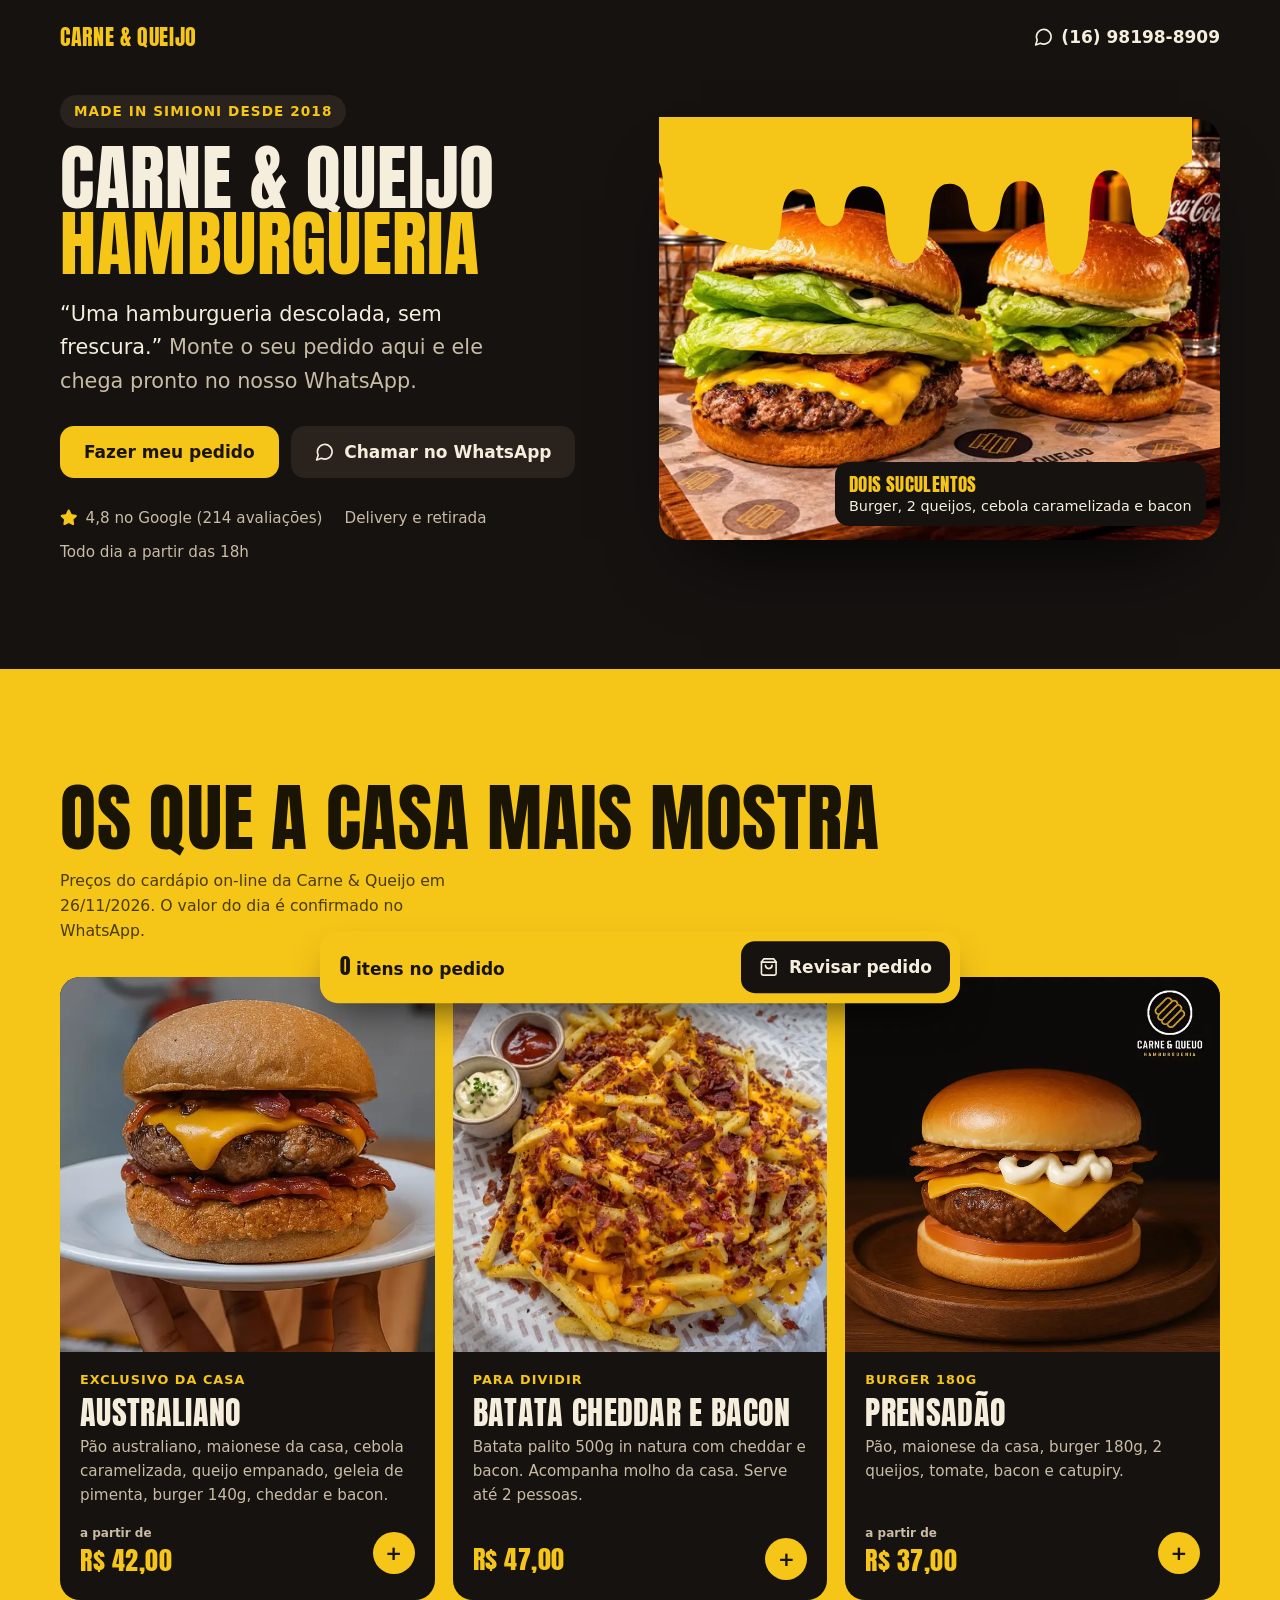
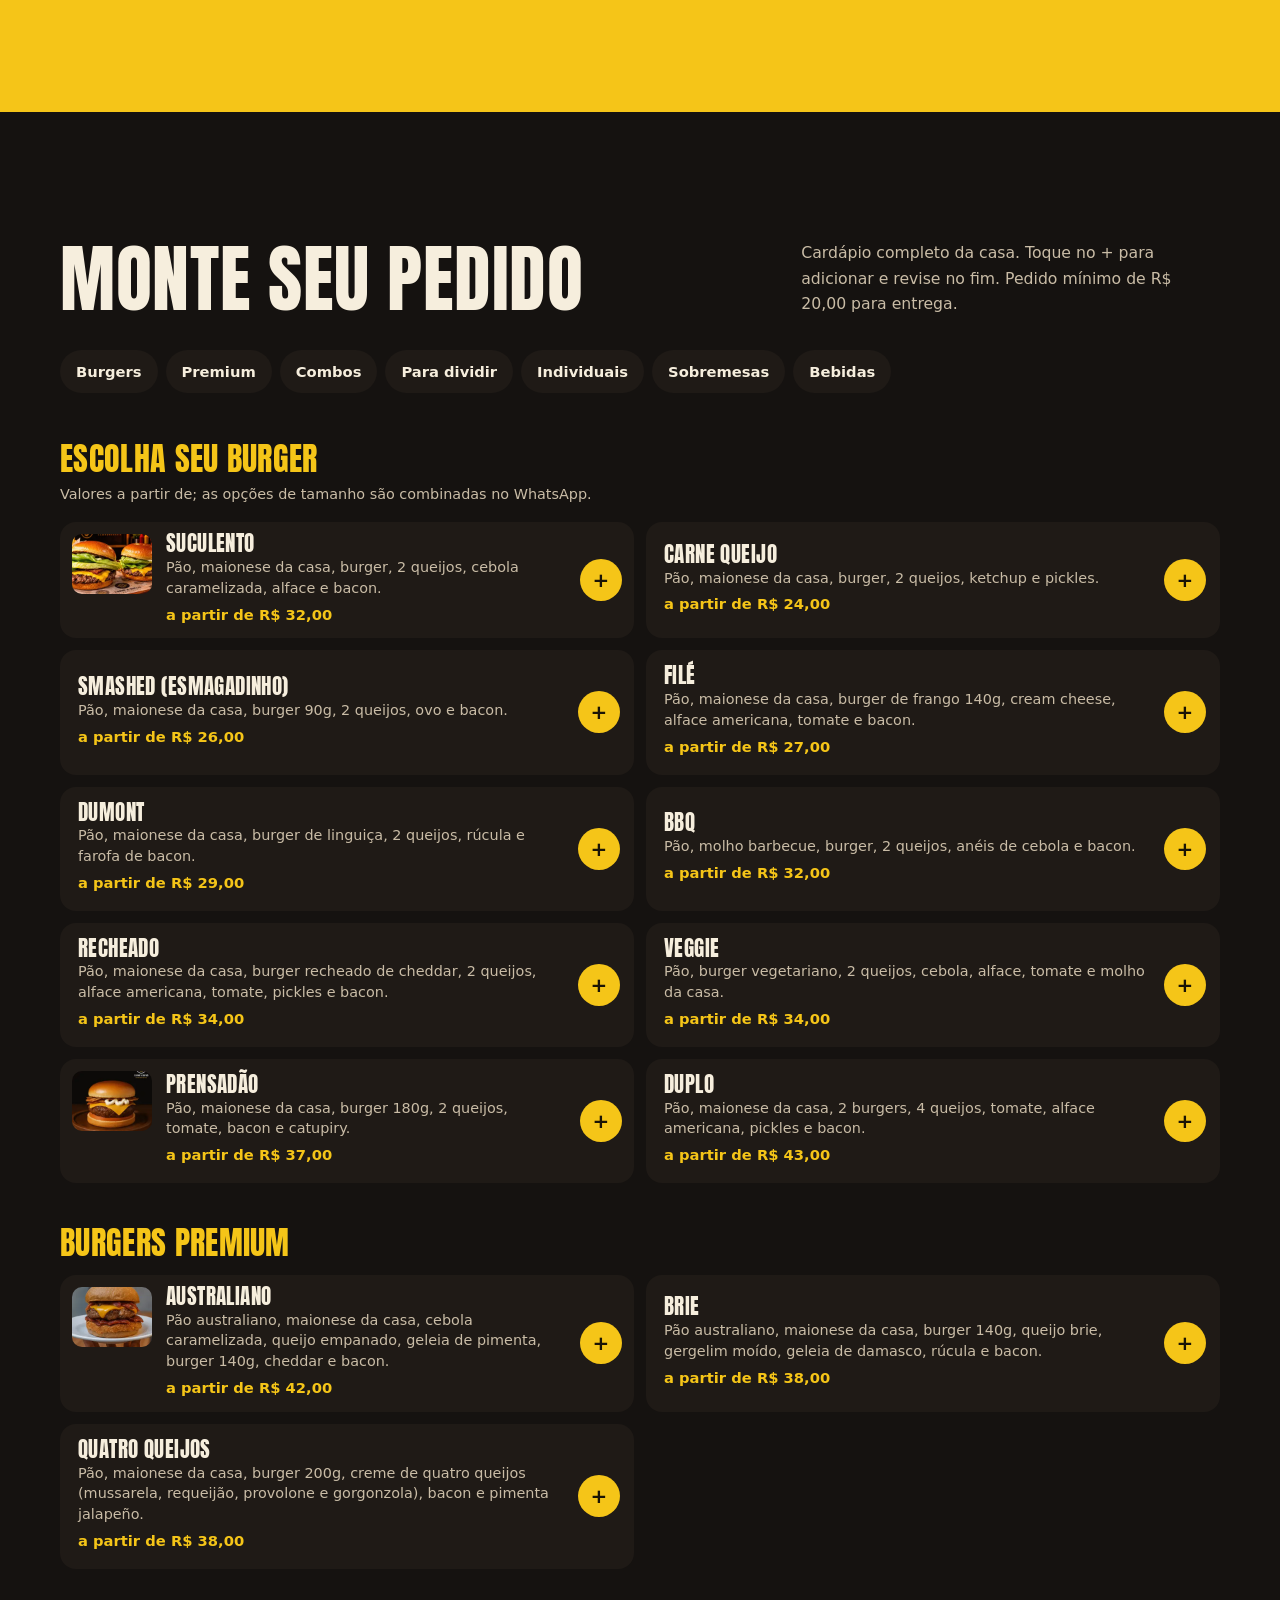
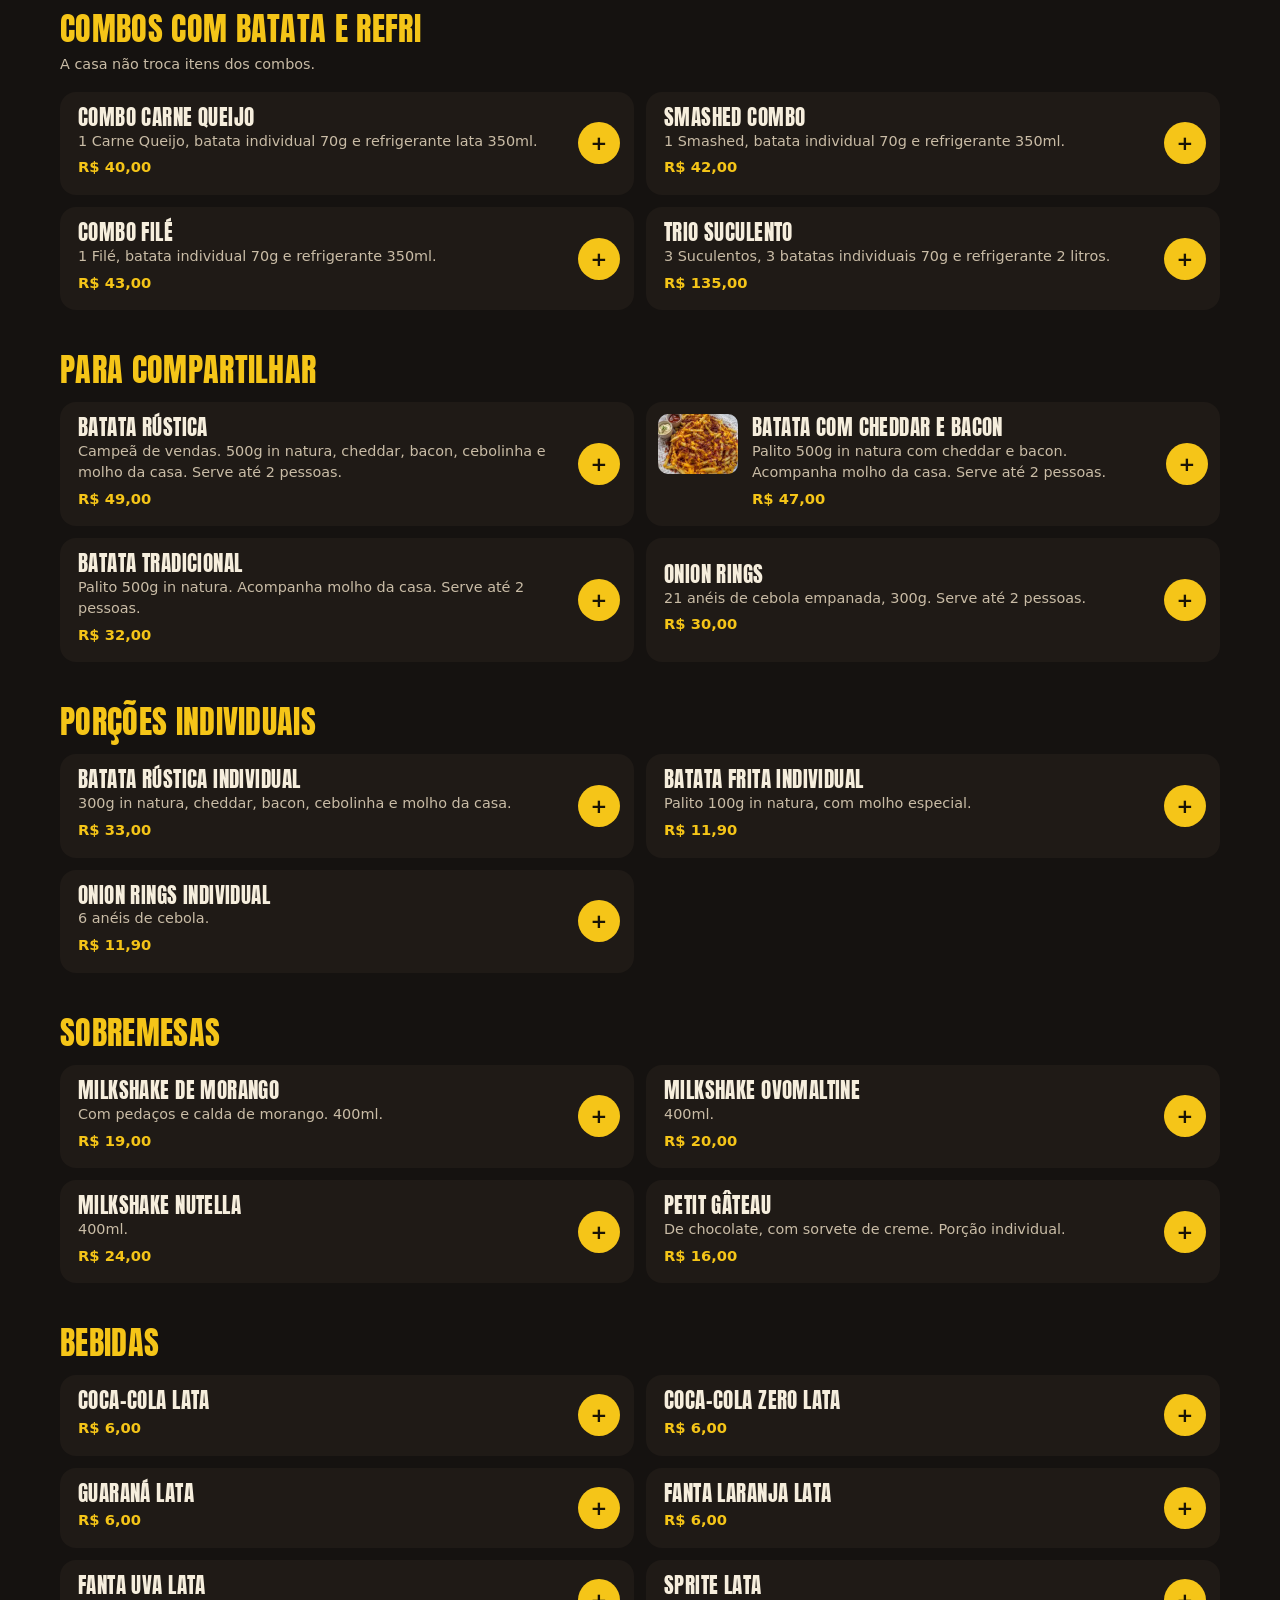
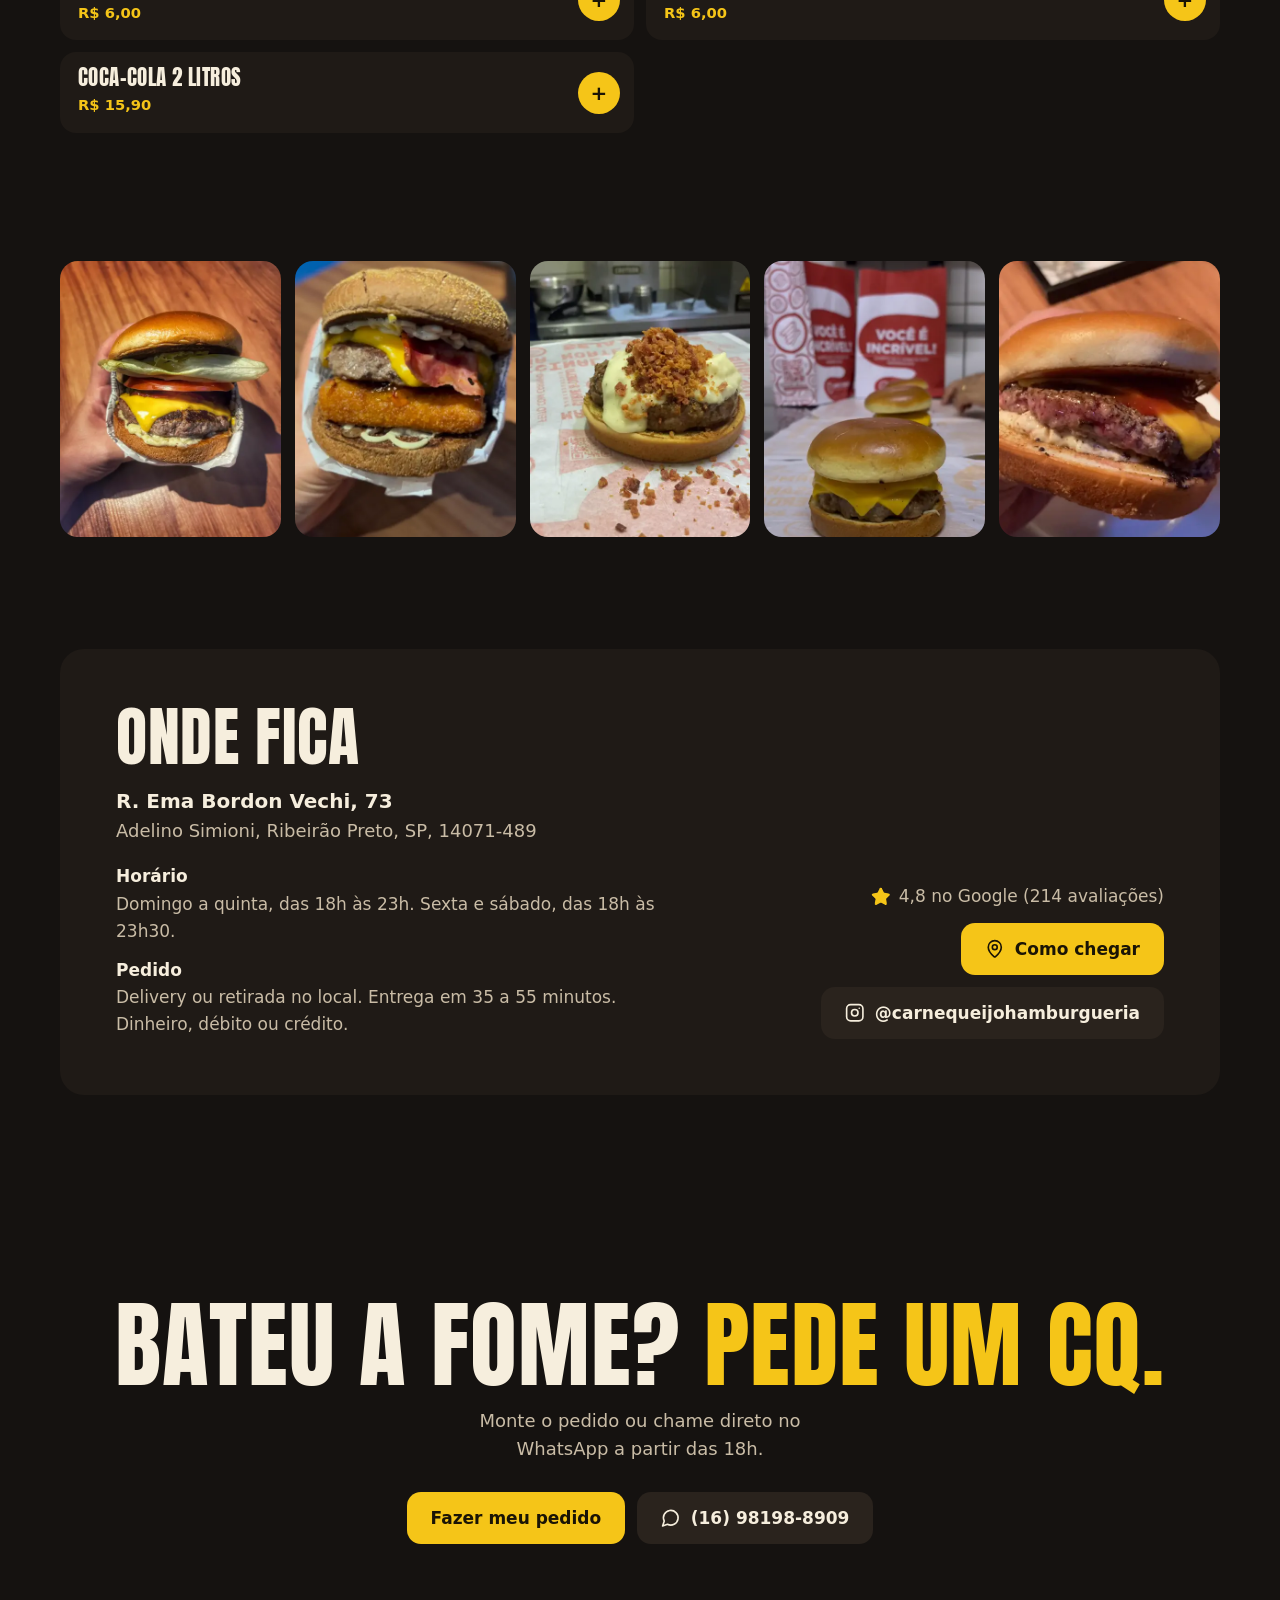
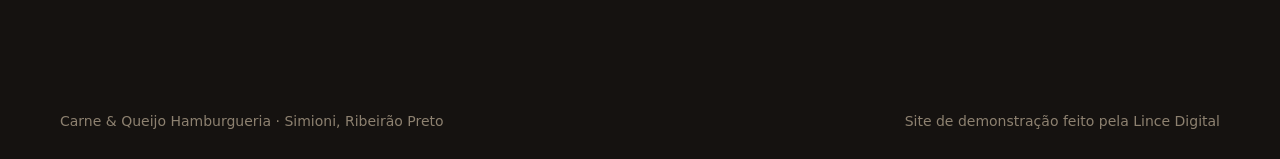
<file: carne-queijo-hamburgueria/index.html>
<!doctype html>
<html lang="pt-BR">
<head>
<meta charset="utf-8">
<meta name="viewport" content="width=device-width,initial-scale=1,viewport-fit=cover">
<meta name="robots" content="noindex,nofollow">
<title>Carne &amp; Queijo Hamburgueria | Simioni, Ribeirão Preto</title>
<meta name="description" content="Hamburgueria sem frescura no Simioni, Ribeirão Preto. Monte o pedido com Suculento, Australiano, Prensadão e batata rústica e mande pronto no WhatsApp (16) 98198-8909.">
<meta name="theme-color" content="#151210">
<link rel="preload" href="fonts/anton.woff2" as="font" type="font/woff2" crossorigin>
<link rel="preload" as="image" href="img/suculentos-640.webp" imagesrcset="img/suculentos-640.webp 640w, img/suculentos-1080.webp 1080w" imagesizes="(min-width:900px) 46vw, 92vw" fetchpriority="high">
<style>
@font-face{font-family:"Anton";src:url(fonts/anton.woff2) format("woff2");font-weight:400;font-display:swap}
:root{--fundo:#151210;--fundo-2:#1F1A16;--fundo-3:#2A231D;--creme:#F6EEDD;--creme-2:#C9BCA6;--queijo:#F5C518;--queijo-esc:#E0AE00;--brasa:#D9481F;--titulo:"Anton",Impact,"Arial Narrow",sans-serif;--texto:system-ui,-apple-system,"Segoe UI",Roboto,sans-serif;--ease:cubic-bezier(.16,1,.3,1)}
*{box-sizing:border-box;margin:0}
html{scroll-behavior:smooth;scroll-padding-top:16px;scrollbar-color:var(--queijo) var(--fundo)}
body{background:var(--fundo);color:var(--creme);font:400 1.0625rem/1.6 var(--texto);-webkit-font-smoothing:antialiased}
body.com-pedido{padding-bottom:88px}
::selection{background:var(--queijo);color:var(--fundo)}
img{display:block;max-width:100%;height:auto}
a{color:inherit}
:focus-visible{outline:3px solid var(--queijo);outline-offset:3px;border-radius:8px}
.wrap{width:min(1160px,100% - 40px);margin-inline:auto}
h1,h2,h3,h4{font-family:var(--titulo);font-weight:400;line-height:1;letter-spacing:.01em;text-transform:uppercase;text-wrap:balance}
svg.i{width:1.15em;height:1.15em;flex:none;fill:none;stroke:currentColor;stroke-width:2;stroke-linecap:round;stroke-linejoin:round}
.btn{display:inline-flex;align-items:center;justify-content:center;gap:10px;min-height:52px;padding:0 24px;border:0;border-radius:14px;font:700 1.0625rem var(--texto);text-decoration:none;cursor:pointer;transition:transform .2s var(--ease),background-color .2s}
.btn:active{transform:scale(.97)}
.btn-q{background:var(--queijo);color:#1A1405}
.btn-q:hover{background:var(--queijo-esc)}
.btn-e{background:var(--fundo-3);color:var(--creme)}
.btn-e:hover{background:#372E26}

/* Topo */
.barra{display:flex;justify-content:space-between;align-items:center;gap:16px;padding-block:20px}
.barra .nome{font-family:var(--titulo);font-size:1.35rem;letter-spacing:.03em;color:var(--queijo);text-decoration:none;text-transform:uppercase}
.barra a.tel{display:inline-flex;align-items:center;gap:8px;text-decoration:none;font-weight:600;font-variant-numeric:tabular-nums}
.abertura{display:grid;gap:36px;align-items:center;padding-block:clamp(16px,5vw,56px) clamp(64px,10vw,112px)}
.sobre{display:inline-block;background:var(--fundo-3);color:var(--queijo);font-weight:700;font-size:.85rem;letter-spacing:.08em;text-transform:uppercase;border-radius:999px;padding:6px 14px}
h1{font-size:clamp(2.6rem,13vw,7.5rem);margin-top:18px;line-height:.92}
h1 span{color:var(--queijo);display:block}
.chamada{margin-top:20px;max-width:34ch;font-size:clamp(1.125rem,2.2vw,1.3rem);color:var(--creme-2)}
.chamada q{color:var(--creme);quotes:"“" "”"}
.acoes{display:flex;flex-wrap:wrap;gap:12px;margin-top:28px}
.fatos{display:flex;flex-wrap:wrap;gap:10px 22px;margin-top:28px;color:var(--creme-2);font-size:.95rem}
.fatos span{display:inline-flex;align-items:center;gap:8px}
.estrela svg{fill:var(--queijo);stroke:var(--queijo)}
.burger{position:relative;isolation:isolate}
.burger img{border-radius:22px;width:100%;aspect-ratio:4/3;object-fit:cover;box-shadow:0 40px 80px -40px rgba(0,0,0,.9)}
/* Assinatura: o queijo derrete por cima da foto */
.queijo{position:absolute;left:0;right:0;top:-2px;height:38%;z-index:1;pointer-events:none;transform-origin:top;animation:derrete 1.6s .35s var(--ease) both}
.queijo path{fill:var(--queijo)}
@keyframes derrete{from{transform:scaleY(0)}to{transform:scaleY(1)}}
.burger img{animation:chega 1s var(--ease) both}
@keyframes chega{from{opacity:0;transform:translateY(20px) scale(.98)}to{opacity:1;transform:none}}
.selo{position:absolute;right:14px;bottom:14px;z-index:2;background:var(--fundo);color:var(--creme);border-radius:14px;padding:10px 14px;font-size:.9rem;line-height:1.3;animation:chega .9s .9s var(--ease) both}
.selo b{display:block;font-family:var(--titulo);font-weight:400;font-size:1.2rem;color:var(--queijo);text-transform:uppercase;letter-spacing:.02em}

/* Destaques */
.destaques{background:var(--queijo);color:#1A1405;padding-block:clamp(64px,10vw,112px)}
.cab{display:flex;flex-wrap:wrap;justify-content:space-between;align-items:end;gap:14px 40px;margin-bottom:34px}
.cab h2{font-size:clamp(2.6rem,8vw,4.6rem)}
.cab p{max-width:42ch;font-size:.98rem}
.destaques .cab p{color:#4A3B05}
.cards{display:grid;gap:18px}
.card{background:var(--fundo);color:var(--creme);border-radius:20px;overflow:hidden;display:flex;flex-direction:column}
.card img{width:100%;aspect-ratio:4/3;object-fit:cover}
@media (min-width:900px){.card img{aspect-ratio:1}}
.card .corpo{padding:18px 20px 20px;display:flex;flex-direction:column;gap:6px;flex:1}
.card .tag{font-size:.8rem;font-weight:700;letter-spacing:.08em;text-transform:uppercase;color:var(--queijo)}
.card h3{font-size:2rem}
.card p{color:var(--creme-2);font-size:.95rem}
.card .linha{display:flex;justify-content:space-between;align-items:center;gap:12px;margin-top:auto;padding-top:12px}
.preco{font-family:var(--titulo);font-size:1.6rem;color:var(--queijo);font-variant-numeric:tabular-nums;letter-spacing:.02em}
.preco small{font:600 .75rem var(--texto);color:var(--creme-2);display:block;text-transform:none;letter-spacing:0}

/* Cardápio */
.cardapio{padding-block:clamp(72px,11vw,128px)}
.cardapio .cab p{color:var(--creme-2)}
.abas{display:flex;gap:8px;overflow-x:auto;padding-bottom:6px;margin-bottom:10px;scrollbar-width:none}
.abas a{flex:none;text-decoration:none;font-weight:700;font-size:.92rem;background:var(--fundo-2);border-radius:999px;padding:10px 16px;white-space:nowrap}
.abas a:hover{background:var(--fundo-3)}
.grupo{margin-top:44px;scroll-margin-top:16px}
.grupo h3.titulo{font-size:2rem;margin-bottom:16px;color:var(--queijo)}
.grupo .obs{color:var(--creme-2);font-size:.9rem;margin:-8px 0 16px}
.itens{display:grid;gap:12px}
.item{display:grid;grid-template-columns:80px 1fr;gap:6px 14px;align-items:center;background:var(--fundo-2);border-radius:16px;padding:12px}
.item .qtd{grid-column:2;justify-self:end}
.item.sem-foto{grid-template-columns:1fr auto;padding:16px 14px 16px 18px}
.item.sem-foto .qtd{grid-column:auto}
.item img{width:80px;height:60px;object-fit:cover;border-radius:10px;align-self:start}
.item h4{font-size:1.3rem;letter-spacing:.02em}
.item p{font-size:.9rem;color:var(--creme-2);margin-top:2px;line-height:1.45}
.item .v{display:block;font-weight:700;color:var(--queijo);font-size:.92rem;margin-top:4px;font-variant-numeric:tabular-nums}
.qtd{display:flex;align-items:center;gap:6px}
.qtd button{width:42px;height:42px;border-radius:50%;border:0;background:var(--fundo-3);color:var(--creme);font:700 1.25rem/1 var(--texto);cursor:pointer;display:grid;place-items:center;transition:background-color .2s,transform .15s}
.qtd button.mais{background:var(--queijo);color:#1A1405}
.qtd button.mais:hover{background:var(--queijo-esc)}
.qtd button:active{transform:scale(.92)}
.qtd output{min-width:1.4em;text-align:center;font-weight:700;font-variant-numeric:tabular-nums}
.qtd button.menos,.qtd output{display:none}
.tem .qtd button.menos{display:grid}
.tem .qtd output{display:block}

/* Galeria */
.galeria{display:grid;grid-auto-flow:column;grid-auto-columns:minmax(220px,64vw);gap:14px;overflow-x:auto;scroll-snap-type:x mandatory;padding:0 20px 18px;scrollbar-width:none}
.galeria::-webkit-scrollbar{display:none}
.galeria img{border-radius:18px;scroll-snap-align:center;width:100%;aspect-ratio:4/5;object-fit:cover}

/* Onde */
.onde{padding-block:clamp(64px,10vw,112px)}
.onde .grade{display:grid;gap:28px;background:var(--fundo-2);border-radius:24px;padding:clamp(28px,5vw,56px)}
.onde h2{font-size:clamp(2.6rem,7vw,4rem)}
.onde address{font-style:normal;margin-top:16px;font-size:1.125rem;color:var(--creme-2)}
.onde address strong{display:block;color:var(--creme);font-size:1.25rem}
.info{display:grid;gap:12px;margin-top:18px;color:var(--creme-2)}
.info strong{display:block;color:var(--creme)}
.onde .links{display:flex;flex-wrap:wrap;gap:12px;align-items:center}
.nota{display:inline-flex;align-items:center;gap:8px;color:var(--creme-2);width:100%}

/* Final */
.final{padding-block:clamp(40px,8vw,90px) clamp(80px,12vw,140px);text-align:center}
.final h2{font-size:clamp(3rem,11vw,6rem)}
.final h2 span{color:var(--queijo)}
.final p{margin:14px auto 0;max-width:34ch;color:var(--creme-2);font-size:1.125rem}
.final .acoes{justify-content:center}
footer{padding-block:26px calc(26px + env(safe-area-inset-bottom));color:#8D8170;font-size:.875rem}
footer .wrap{display:flex;flex-wrap:wrap;gap:8px 24px;justify-content:space-between}

/* Sacola e revisão */
.sacola{position:fixed;left:12px;right:12px;bottom:calc(12px + env(safe-area-inset-bottom));z-index:20;display:flex;justify-content:space-between;align-items:center;gap:12px;background:var(--queijo);color:#1A1405;border-radius:18px;padding:10px 10px 10px 20px;box-shadow:0 20px 40px -16px rgba(0,0,0,.7);transform:translateY(160%);transition:transform .45s var(--ease);max-width:640px;margin-inline:auto}
.com-pedido .sacola{transform:none}
.sacola .resumo,.sacola .btn{font-weight:700;white-space:nowrap}
.sacola .btn{padding:0 18px}
@media (max-width:420px){.so-largo{display:none}}
.sacola .resumo b{font-family:var(--titulo);font-weight:400;font-size:1.3rem}
.sacola .btn{background:var(--fundo);color:var(--creme)}
dialog{margin:auto;border:0;padding:0;border-radius:22px;width:min(560px,100% - 24px);max-height:calc(100dvh - 24px);background:var(--fundo-2);color:var(--creme);box-shadow:0 40px 80px -30px rgba(0,0,0,.8)}
dialog::backdrop{background:rgba(10,8,6,.7);backdrop-filter:blur(3px)}
dialog[open]{animation:abre .35s var(--ease)}
@keyframes abre{from{opacity:0;transform:translateY(20px) scale(.98)}to{opacity:1;transform:none}}
.revisao{padding:26px 24px 24px;display:flex;flex-direction:column;gap:18px}
.revisao header{display:flex;justify-content:space-between;align-items:start;gap:12px}
.revisao h2{font-size:2.2rem}
.fechar{width:42px;height:42px;border-radius:50%;border:0;background:var(--fundo-3);color:var(--creme);cursor:pointer;display:grid;place-items:center;flex:none}
.lista{list-style:none;padding:0;display:grid;gap:8px}
.lista li{display:flex;justify-content:space-between;gap:12px;font-weight:600}
.lista li span:last-child{font-variant-numeric:tabular-nums;color:var(--queijo)}
.campo{display:grid;gap:6px}
.campo label,.campo legend{font-weight:700;font-size:.95rem}
.campo input,.campo textarea{font:1rem var(--texto);color:var(--creme);background:var(--fundo);border:1px solid #4A4036;border-radius:12px;padding:12px 14px;width:100%}
.campo textarea{min-height:70px;resize:vertical}
fieldset.campo{border:0;padding:0}
.opcoes{display:flex;gap:10px;flex-wrap:wrap}
.opcoes label{white-space:nowrap;display:inline-flex;align-items:center;gap:8px;background:var(--fundo);border:1px solid #4A4036;border-radius:999px;padding:10px 16px;font-weight:600;cursor:pointer}
.opcoes input{accent-color:var(--queijo)}
.aviso{font-size:.88rem;color:var(--creme-2)}

@media (min-width:900px){
  .abertura{grid-template-columns:1fr 1.05fr;gap:64px;padding-block:20px 104px}
  h1{font-size:clamp(3.6rem,5.6vw,6.4rem)}
  .cards{grid-template-columns:repeat(3,1fr)}
  .itens{grid-template-columns:1fr 1fr}
  .item{grid-template-columns:80px 1fr auto}
  .item .qtd{grid-column:auto}
  .galeria{grid-auto-flow:initial;grid-template-columns:repeat(5,1fr);overflow:visible;width:min(1160px,100% - 40px);margin-inline:auto;padding:0}
  .onde .grade{grid-template-columns:1.2fr 1fr;align-items:end}
  .onde .links{justify-content:flex-end}
  .nota{justify-content:flex-end}
}
@media (prefers-reduced-motion:reduce){*,*::before{animation:none!important;transition:none!important}html{scroll-behavior:auto}}
</style>
</head>
<body>
<svg width="0" height="0" style="position:absolute" aria-hidden="true">
  <symbol id="i-zap" viewBox="0 0 24 24"><path d="M7.9 20A9 9 0 1 0 4 16.1L2 22Z"/></symbol>
  <symbol id="i-pino" viewBox="0 0 24 24"><path d="M20 10c0 5-5.5 10.2-7.4 11.8a1 1 0 0 1-1.2 0C9.5 20.2 4 15 4 10a8 8 0 0 1 16 0"/><circle cx="12" cy="10" r="3"/></symbol>
  <symbol id="i-estrela" viewBox="0 0 24 24"><path d="M11.5 2.3a.5.5 0 0 1 1 0l2.3 4.7a2.1 2.1 0 0 0 1.6 1.2l5.2.7a.5.5 0 0 1 .3.9l-3.7 3.7a2.1 2.1 0 0 0-.6 1.8l.9 5.2a.5.5 0 0 1-.8.5l-4.6-2.4a2.1 2.1 0 0 0-2 0L6.4 21a.5.5 0 0 1-.8-.5l.9-5.2a2.1 2.1 0 0 0-.6-1.8L2.2 9.8a.5.5 0 0 1 .3-.9l5.1-.7a2.1 2.1 0 0 0 1.6-1.2z"/></symbol>
  <symbol id="i-sacola" viewBox="0 0 24 24"><path d="M6 2 3 6v14a2 2 0 0 0 2 2h14a2 2 0 0 0 2-2V6l-3-4Z"/><path d="M3 6h18"/><path d="M16 10a4 4 0 0 1-8 0"/></symbol>
  <symbol id="i-x" viewBox="0 0 24 24"><path d="M18 6 6 18M6 6l12 12"/></symbol>
  <symbol id="i-insta" viewBox="0 0 24 24"><rect x="2" y="2" width="20" height="20" rx="5"/><circle cx="12" cy="12" r="4"/><path d="M17.5 6.5h.01"/></symbol>
</svg>

<header>
  <div class="wrap">
    <nav class="barra" aria-label="Contato">
      <a class="nome" href="#">Carne &amp; Queijo</a>
      <a class="tel" href="https://wa.me/5516981988909" data-ev="whatsapp" target="_blank" rel="noopener"><svg class="i" aria-hidden="true"><use href="#i-zap"/></svg>(16) 98198-8909</a>
    </nav>
    <div class="abertura">
      <div>
        <span class="sobre">Made in Simioni desde 2018</span>
        <h1>Carne &amp; Queijo <span>Hamburgueria</span></h1>
        <p class="chamada"><q>Uma hamburgueria descolada, sem frescura.</q> Monte o seu pedido aqui e ele chega pronto no nosso WhatsApp.</p>
        <div class="acoes">
          <a class="btn btn-q" href="#cardapio">Fazer meu pedido</a>
          <a class="btn btn-e" href="https://wa.me/5516981988909" data-ev="whatsapp" target="_blank" rel="noopener"><svg class="i" aria-hidden="true"><use href="#i-zap"/></svg>Chamar no WhatsApp</a>
        </div>
        <p class="fatos">
          <span class="estrela"><svg class="i" aria-hidden="true"><use href="#i-estrela"/></svg>4,8 no Google (214 avaliações)</span>
          <span>Delivery e retirada</span>
          <span>Todo dia a partir das 18h</span>
        </p>
      </div>
      <div class="burger">
        <svg class="queijo" viewBox="0 0 400 120" preserveAspectRatio="none" aria-hidden="true"><path d="M0 0h400v34c-10 0-14 10-16 26-2 18-6 30-16 30s-13-12-14-28c-1-14-6-22-16-22-12 0-14 14-15 34-1 26-6 44-18 44s-15-20-16-42c-1-18-6-28-17-28s-15 10-16 22c-1 10-5 16-12 16s-11-8-12-20c-1-10-6-16-14-16-10 0-14 10-15 26-1 20-6 34-17 34s-15-14-16-34c-1-16-6-24-16-24s-14 8-15 18c-1 8-5 12-11 12s-10-6-11-16c-1-8-6-12-12-12-8 0-12 8-13 22-1 14-5 24-13 24S6 84 5 70C4 56 3 40 0 34Z"/></svg>
        <img src="img/suculentos-640.webp" srcset="img/suculentos-640.webp 640w, img/suculentos-1080.webp 1080w" sizes="(min-width:900px) 46vw, 92vw" width="1080" height="810" fetchpriority="high" alt="Dois hambúrgueres Suculento com queijo, alface e bacon sobre o papel com a logo da Carne e Queijo">
        <p class="selo"><b>Dois Suculentos</b>Burger, 2 queijos, cebola caramelizada e bacon</p>
      </div>
    </div>
  </div>
</header>

<main>
  <section class="destaques" aria-labelledby="t-dest">
    <div class="wrap">
      <div class="cab">
        <h2 id="t-dest">Os que a casa mais mostra</h2>
        <p>Preços do cardápio on-line da Carne &amp; Queijo em 26/11/2026. O valor do dia é confirmado no WhatsApp.</p>
      </div>
      <div class="cards">
        <article class="card" data-item="Australiano">
          <img src="img/australiano-576.webp" width="576" height="1024" loading="lazy" decoding="async" alt="Australiano na mão: pão australiano, burger, queijo empanado, cheddar e bacon">
          <div class="corpo"><span class="tag">Exclusivo da casa</span><h3>Australiano</h3><p>Pão australiano, maionese da casa, cebola caramelizada, queijo empanado, geleia de pimenta, burger 140g, cheddar e bacon.</p><div class="linha"><span class="preco"><small>a partir de</small>R$ 42,00</span><div class="qtd"></div></div></div>
        </article>
        <article class="card" data-item="Batata com cheddar e bacon (500g)">
          <img src="img/batata-640.webp" width="640" height="706" loading="lazy" decoding="async" alt="Batata frita palito coberta de cheddar e bacon, com molhos ao lado">
          <div class="corpo"><span class="tag">Para dividir</span><h3>Batata cheddar e bacon</h3><p>Batata palito 500g in natura com cheddar e bacon. Acompanha molho da casa. Serve até 2 pessoas.</p><div class="linha"><span class="preco">R$ 47,00</span><div class="qtd"></div></div></div>
        </article>
        <article class="card" data-item="Prensadão">
          <img src="img/prensadao-640.webp" width="640" height="640" loading="lazy" decoding="async" alt="Prensadão com burger, queijo, catupiry e bacon">
          <div class="corpo"><span class="tag">Burger 180g</span><h3>Prensadão</h3><p>Pão, maionese da casa, burger 180g, 2 queijos, tomate, bacon e catupiry.</p><div class="linha"><span class="preco"><small>a partir de</small>R$ 37,00</span><div class="qtd"></div></div></div>
        </article>
      </div>
    </div>
  </section>

  <section class="cardapio" id="cardapio" aria-labelledby="t-cardapio">
    <div class="wrap">
      <div class="cab">
        <h2 id="t-cardapio">Monte seu pedido</h2>
        <p>Cardápio completo da casa. Toque no + para adicionar e revise no fim. Pedido mínimo de R$ 20,00 para entrega.</p>
      </div>
      <nav class="abas" aria-label="Categorias do cardápio">
        <a href="#g-burgers">Burgers</a><a href="#g-premium">Premium</a><a href="#g-combos">Combos</a><a href="#g-dividir">Para dividir</a><a href="#g-entradas">Individuais</a><a href="#g-doces">Sobremesas</a><a href="#g-bebidas">Bebidas</a>
      </nav>

      <div class="grupo" id="g-burgers">
        <h3 class="titulo">Escolha seu burger</h3>
        <p class="obs">Valores a partir de; as opções de tamanho são combinadas no WhatsApp.</p>
        <div class="itens">
          <div class="item" data-item="Suculento"><img src="img/t-suculento.webp" width="240" height="180" loading="lazy" decoding="async" alt="Suculento"><div><h4>Suculento</h4><p>Pão, maionese da casa, burger, 2 queijos, cebola caramelizada, alface e bacon.</p><span class="v">a partir de R$ 32,00</span></div><div class="qtd"></div></div>
          <div class="item sem-foto" data-item="Carne Queijo"><div><h4>Carne Queijo</h4><p>Pão, maionese da casa, burger, 2 queijos, ketchup e pickles.</p><span class="v">a partir de R$ 24,00</span></div><div class="qtd"></div></div>
          <div class="item sem-foto" data-item="Smashed (Esmagadinho)"><div><h4>Smashed (Esmagadinho)</h4><p>Pão, maionese da casa, burger 90g, 2 queijos, ovo e bacon.</p><span class="v">a partir de R$ 26,00</span></div><div class="qtd"></div></div>
          <div class="item sem-foto" data-item="Filé"><div><h4>Filé</h4><p>Pão, maionese da casa, burger de frango 140g, cream cheese, alface americana, tomate e bacon.</p><span class="v">a partir de R$ 27,00</span></div><div class="qtd"></div></div>
          <div class="item sem-foto" data-item="Dumont"><div><h4>Dumont</h4><p>Pão, maionese da casa, burger de linguiça, 2 queijos, rúcula e farofa de bacon.</p><span class="v">a partir de R$ 29,00</span></div><div class="qtd"></div></div>
          <div class="item sem-foto" data-item="BBQ"><div><h4>BBQ</h4><p>Pão, molho barbecue, burger, 2 queijos, anéis de cebola e bacon.</p><span class="v">a partir de R$ 32,00</span></div><div class="qtd"></div></div>
          <div class="item sem-foto" data-item="Recheado"><div><h4>Recheado</h4><p>Pão, maionese da casa, burger recheado de cheddar, 2 queijos, alface americana, tomate, pickles e bacon.</p><span class="v">a partir de R$ 34,00</span></div><div class="qtd"></div></div>
          <div class="item sem-foto" data-item="Veggie"><div><h4>Veggie</h4><p>Pão, burger vegetariano, 2 queijos, cebola, alface, tomate e molho da casa.</p><span class="v">a partir de R$ 34,00</span></div><div class="qtd"></div></div>
          <div class="item" data-item="Prensadão"><img src="img/t-prensadao.webp" width="240" height="180" loading="lazy" decoding="async" alt="Prensadão"><div><h4>Prensadão</h4><p>Pão, maionese da casa, burger 180g, 2 queijos, tomate, bacon e catupiry.</p><span class="v">a partir de R$ 37,00</span></div><div class="qtd"></div></div>
          <div class="item sem-foto" data-item="Duplo"><div><h4>Duplo</h4><p>Pão, maionese da casa, 2 burgers, 4 queijos, tomate, alface americana, pickles e bacon.</p><span class="v">a partir de R$ 43,00</span></div><div class="qtd"></div></div>
        </div>
      </div>

      <div class="grupo" id="g-premium">
        <h3 class="titulo">Burgers premium</h3>
        <div class="itens">
          <div class="item" data-item="Australiano"><img src="img/t-australiano.webp" width="240" height="180" loading="lazy" decoding="async" alt="Australiano"><div><h4>Australiano</h4><p>Pão australiano, maionese da casa, cebola caramelizada, queijo empanado, geleia de pimenta, burger 140g, cheddar e bacon.</p><span class="v">a partir de R$ 42,00</span></div><div class="qtd"></div></div>
          <div class="item sem-foto" data-item="Brie"><div><h4>Brie</h4><p>Pão australiano, maionese da casa, burger 140g, queijo brie, gergelim moído, geleia de damasco, rúcula e bacon.</p><span class="v">a partir de R$ 38,00</span></div><div class="qtd"></div></div>
          <div class="item sem-foto" data-item="Quatro Queijos"><div><h4>Quatro Queijos</h4><p>Pão, maionese da casa, burger 200g, creme de quatro queijos (mussarela, requeijão, provolone e gorgonzola), bacon e pimenta jalapeño.</p><span class="v">a partir de R$ 38,00</span></div><div class="qtd"></div></div>
        </div>
      </div>

      <div class="grupo" id="g-combos">
        <h3 class="titulo">Combos com batata e refri</h3>
        <p class="obs">A casa não troca itens dos combos.</p>
        <div class="itens">
          <div class="item sem-foto" data-item="Combo Carne Queijo"><div><h4>Combo Carne Queijo</h4><p>1 Carne Queijo, batata individual 70g e refrigerante lata 350ml.</p><span class="v">R$ 40,00</span></div><div class="qtd"></div></div>
          <div class="item sem-foto" data-item="Smashed Combo"><div><h4>Smashed Combo</h4><p>1 Smashed, batata individual 70g e refrigerante 350ml.</p><span class="v">R$ 42,00</span></div><div class="qtd"></div></div>
          <div class="item sem-foto" data-item="Combo Filé"><div><h4>Combo Filé</h4><p>1 Filé, batata individual 70g e refrigerante 350ml.</p><span class="v">R$ 43,00</span></div><div class="qtd"></div></div>
          <div class="item sem-foto" data-item="Trio Suculento"><div><h4>Trio Suculento</h4><p>3 Suculentos, 3 batatas individuais 70g e refrigerante 2 litros.</p><span class="v">R$ 135,00</span></div><div class="qtd"></div></div>
        </div>
      </div>

      <div class="grupo" id="g-dividir">
        <h3 class="titulo">Para compartilhar</h3>
        <div class="itens">
          <div class="item sem-foto" data-item="Batata Rústica (500g)"><div><h4>Batata Rústica</h4><p>Campeã de vendas. 500g in natura, cheddar, bacon, cebolinha e molho da casa. Serve até 2 pessoas.</p><span class="v">R$ 49,00</span></div><div class="qtd"></div></div>
          <div class="item" data-item="Batata com cheddar e bacon (500g)"><img src="img/t-batata-cb.webp" width="240" height="180" loading="lazy" decoding="async" alt="Batata com cheddar e bacon"><div><h4>Batata com cheddar e bacon</h4><p>Palito 500g in natura com cheddar e bacon. Acompanha molho da casa. Serve até 2 pessoas.</p><span class="v">R$ 47,00</span></div><div class="qtd"></div></div>
          <div class="item sem-foto" data-item="Batata tradicional (500g)"><div><h4>Batata tradicional</h4><p>Palito 500g in natura. Acompanha molho da casa. Serve até 2 pessoas.</p><span class="v">R$ 32,00</span></div><div class="qtd"></div></div>
          <div class="item sem-foto" data-item="Onion rings (21 unidades)"><div><h4>Onion rings</h4><p>21 anéis de cebola empanada, 300g. Serve até 2 pessoas.</p><span class="v">R$ 30,00</span></div><div class="qtd"></div></div>
        </div>
      </div>

      <div class="grupo" id="g-entradas">
        <h3 class="titulo">Porções individuais</h3>
        <div class="itens">
          <div class="item sem-foto" data-item="Batata rústica individual (300g)"><div><h4>Batata rústica individual</h4><p>300g in natura, cheddar, bacon, cebolinha e molho da casa.</p><span class="v">R$ 33,00</span></div><div class="qtd"></div></div>
          <div class="item sem-foto" data-item="Batata frita individual (100g)"><div><h4>Batata frita individual</h4><p>Palito 100g in natura, com molho especial.</p><span class="v">R$ 11,90</span></div><div class="qtd"></div></div>
          <div class="item sem-foto" data-item="Onion rings individual (6 unidades)"><div><h4>Onion rings individual</h4><p>6 anéis de cebola.</p><span class="v">R$ 11,90</span></div><div class="qtd"></div></div>
        </div>
      </div>

      <div class="grupo" id="g-doces">
        <h3 class="titulo">Sobremesas</h3>
        <div class="itens">
          <div class="item sem-foto" data-item="Milkshake de morango (400ml)"><div><h4>Milkshake de morango</h4><p>Com pedaços e calda de morango. 400ml.</p><span class="v">R$ 19,00</span></div><div class="qtd"></div></div>
          <div class="item sem-foto" data-item="Milkshake Ovomaltine (400ml)"><div><h4>Milkshake Ovomaltine</h4><p>400ml.</p><span class="v">R$ 20,00</span></div><div class="qtd"></div></div>
          <div class="item sem-foto" data-item="Milkshake Nutella (400ml)"><div><h4>Milkshake Nutella</h4><p>400ml.</p><span class="v">R$ 24,00</span></div><div class="qtd"></div></div>
          <div class="item sem-foto" data-item="Petit gâteau"><div><h4>Petit gâteau</h4><p>De chocolate, com sorvete de creme. Porção individual.</p><span class="v">R$ 16,00</span></div><div class="qtd"></div></div>
        </div>
      </div>

      <div class="grupo" id="g-bebidas">
        <h3 class="titulo">Bebidas</h3>
        <div class="itens">
          <div class="item sem-foto" data-item="Coca-Cola lata 350ml"><div><h4>Coca-Cola lata</h4><span class="v">R$ 6,00</span></div><div class="qtd"></div></div>
          <div class="item sem-foto" data-item="Coca-Cola Zero lata 350ml"><div><h4>Coca-Cola Zero lata</h4><span class="v">R$ 6,00</span></div><div class="qtd"></div></div>
          <div class="item sem-foto" data-item="Guaraná lata 350ml"><div><h4>Guaraná lata</h4><span class="v">R$ 6,00</span></div><div class="qtd"></div></div>
          <div class="item sem-foto" data-item="Fanta Laranja lata 350ml"><div><h4>Fanta Laranja lata</h4><span class="v">R$ 6,00</span></div><div class="qtd"></div></div>
          <div class="item sem-foto" data-item="Fanta Uva lata 350ml"><div><h4>Fanta Uva lata</h4><span class="v">R$ 6,00</span></div><div class="qtd"></div></div>
          <div class="item sem-foto" data-item="Sprite lata 350ml"><div><h4>Sprite lata</h4><span class="v">R$ 6,00</span></div><div class="qtd"></div></div>
          <div class="item sem-foto" data-item="Coca-Cola 2 litros"><div><h4>Coca-Cola 2 litros</h4><span class="v">R$ 15,90</span></div><div class="qtd"></div></div>
        </div>
      </div>
    </div>
  </section>

  <section aria-label="Fotos da Carne e Queijo">
    <div class="galeria">
      <img src="img/na-mao-480.webp" width="480" height="600" loading="lazy" decoding="async" alt="Burger com alface, tomate e cheddar segurado na mão">
      <img src="img/smash-mao-480.webp" width="480" height="600" loading="lazy" decoding="async" alt="Burger com queijo empanado, cheddar e bacon na mão">
      <img src="img/cheddar-bacon-480.webp" width="480" height="600" loading="lazy" decoding="async" alt="Burger aberto com molho de queijo e farofa de bacon">
      <img src="img/balcao-480.webp" width="480" height="600" loading="lazy" decoding="async" alt="Burgers no balcão na frente das sacolas da casa">
      <img src="img/smash-close-480.webp" width="480" height="600" loading="lazy" decoding="async" alt="Close de burger com cheddar derretido">
    </div>
  </section>

  <section class="onde" aria-labelledby="t-onde">
    <div class="wrap">
      <div class="grade">
        <div>
          <h2 id="t-onde">Onde fica</h2>
          <address><strong>R. Ema Bordon Vechi, 73</strong>Adelino Simioni, Ribeirão Preto, SP, 14071-489</address>
          <div class="info">
            <p><strong>Horário</strong>Domingo a quinta, das 18h às 23h. Sexta e sábado, das 18h às 23h30.</p>
            <p><strong>Pedido</strong>Delivery ou retirada no local. Entrega em 35 a 55 minutos. Dinheiro, débito ou crédito.</p>
          </div>
        </div>
        <div class="links">
          <p class="nota estrela"><svg class="i" aria-hidden="true"><use href="#i-estrela"/></svg>4,8 no Google (214 avaliações)</p>
          <a class="btn btn-q" href="https://www.google.com/maps/place/?q=place_id:ChIJ6_zo98GVuZQR_9mA42gEz_A" data-ev="rota" target="_blank" rel="noopener"><svg class="i" aria-hidden="true"><use href="#i-pino"/></svg>Como chegar</a>
          <a class="btn btn-e" href="https://www.instagram.com/carnequeijohamburgueria/" data-ev="instagram" target="_blank" rel="noopener"><svg class="i" aria-hidden="true"><use href="#i-insta"/></svg>@carnequeijohamburgueria</a>
        </div>
      </div>
    </div>
  </section>

  <section class="final" aria-labelledby="t-final">
    <div class="wrap">
      <h2 id="t-final">Bateu a fome? <span>Pede um CQ.</span></h2>
      <p>Monte o pedido ou chame direto no WhatsApp a partir das 18h.</p>
      <div class="acoes">
        <a class="btn btn-q" href="#cardapio">Fazer meu pedido</a>
        <a class="btn btn-e" href="https://wa.me/5516981988909" data-ev="whatsapp" target="_blank" rel="noopener"><svg class="i" aria-hidden="true"><use href="#i-zap"/></svg>(16) 98198-8909</a>
      </div>
    </div>
  </section>
</main>

<footer>
  <div class="wrap">
    <span>Carne &amp; Queijo Hamburgueria · Simioni, Ribeirão Preto</span>
    <span>Site de demonstração feito pela Lince Digital</span>
  </div>
</footer>

<div class="sacola" role="region" aria-label="Seu pedido">
  <span class="resumo" aria-live="polite"><b id="n-itens">0</b> <span id="t-itens">itens</span><span class="so-largo"> no pedido</span></span>
  <button class="btn" type="button" id="revisar"><svg class="i" aria-hidden="true"><use href="#i-sacola"/></svg>Revisar pedido</button>
</div>

<dialog id="pedido" aria-labelledby="t-revisao">
  <form class="revisao" method="dialog" id="form-pedido">
    <header><h2 id="t-revisao">Seu pedido</h2><button class="fechar" type="button" id="fechar" aria-label="Fechar"><svg class="i" aria-hidden="true"><use href="#i-x"/></svg></button></header>
    <ul class="lista" id="lista"></ul>
    <div class="campo"><label for="f-nome">Seu nome</label><input id="f-nome" name="nome" autocomplete="name" required></div>
    <fieldset class="campo"><legend>Como prefere receber?</legend>
      <div class="opcoes"><label><input type="radio" name="receber" value="Entrega" checked> Entrega</label><label><input type="radio" name="receber" value="Retirada no local"> Retirar no local</label></div>
    </fieldset>
    <div class="campo" id="campo-end"><label for="f-end">Endereço de entrega</label><input id="f-end" name="endereco" autocomplete="street-address" placeholder="Rua, número e bairro"></div>
    <div class="campo"><label for="f-obs">Observação (opcional)</label><textarea id="f-obs" name="obs" placeholder="Ex.: sem cebola, troco para 100"></textarea></div>
    <button class="btn btn-q" type="submit"><svg class="i" aria-hidden="true"><use href="#i-zap"/></svg>Enviar pedido no WhatsApp</button>
    <p class="aviso">O pedido abre no WhatsApp da Carne &amp; Queijo já escrito. Valor, taxa e prazo são confirmados por lá.</p>
  </form>
</dialog>

<script>
(function(){
  var NUM = '5516981988909', SLUG = 'carne-queijo-hamburgueria', LOJA = 'Carne & Queijo';
  var ev = function(e){ if (/github\.io$|\.com\.br$/.test(location.hostname)) { var i = new Image(); i.src = 'https://n8n-felc.srv2128402.hstgr.cloud/webhook/lince-sites-evento?s=' + SLUG + '&e=' + e + '&t=' + Date.now(); } };
  ev('visita');
  document.querySelectorAll('[data-ev]').forEach(function(a){ a.addEventListener('click', function(){ ev(a.dataset.ev); }); });
  var pedido = {}, body = document.body, nEl = document.getElementById('n-itens'), tEl = document.getElementById('t-itens');
  var outs = {};
  function atualiza(){
    var total = 0; for (var k in pedido) total += pedido[k];
    nEl.textContent = total; tEl.textContent = total === 1 ? 'item' : 'itens';
    body.classList.toggle('com-pedido', total > 0);
  }
  document.querySelectorAll('[data-item]').forEach(function(card){
    var nome = card.dataset.item, box = card.querySelector('.qtd');
    box.innerHTML = '<button type="button" class="menos" aria-label="Tirar ' + nome + '">−</button><output aria-live="polite">0</output><button type="button" class="mais" aria-label="Adicionar ' + nome + '">+</button>';
    (outs[nome] = outs[nome] || []).push(card);
    function muda(d){
      var q = Math.max(0, (pedido[nome] || 0) + d); if (q) pedido[nome] = q; else delete pedido[nome];
      outs[nome].forEach(function(c){ c.querySelector('output').textContent = q; c.classList.toggle('tem', q > 0); });
      atualiza();
    }
    box.querySelector('.mais').addEventListener('click', function(){ muda(1); });
    box.querySelector('.menos').addEventListener('click', function(){ muda(-1); });
  });
  var dlg = document.getElementById('pedido'), form = document.getElementById('form-pedido'), lista = document.getElementById('lista'), campoEnd = document.getElementById('campo-end');
  document.getElementById('revisar').addEventListener('click', function(){
    lista.textContent = '';
    for (var k in pedido) { var li = document.createElement('li'); var a = document.createElement('span'); a.textContent = pedido[k] + 'x'; var b = document.createElement('span'); b.textContent = k; li.appendChild(b); li.appendChild(a); lista.appendChild(li); }
    dlg.showModal();
  });
  document.getElementById('fechar').addEventListener('click', function(){ dlg.close(); });
  dlg.addEventListener('click', function(e){ if (e.target === dlg) dlg.close(); });
  form.addEventListener('change', function(){ campoEnd.style.display = form.receber.value === 'Entrega' ? '' : 'none'; });
  form.addEventListener('submit', function(e){
    e.preventDefault();
    if (!form.nome.value.trim()) { form.nome.focus(); return; }
    if (form.receber.value === 'Entrega' && !form.endereco.value.trim()) { form.endereco.focus(); return; }
    var t = 'Olá, ' + LOJA + '! Quero fazer um pedido pelo site:\n';
    for (var k in pedido) t += '\n' + pedido[k] + 'x ' + k;
    t += '\n\nNome: ' + form.nome.value.trim() + '\n' + form.receber.value;
    if (form.receber.value === 'Entrega') t += ': ' + form.endereco.value.trim();
    if (form.obs.value.trim()) t += '\nObservação: ' + form.obs.value.trim();
    ev('pedido');
    window.open('https://wa.me/' + NUM + '?text=' + encodeURIComponent(t), '_blank', 'noopener');
    dlg.close();
  });
})();
</script>
</body>
</html>
</file>
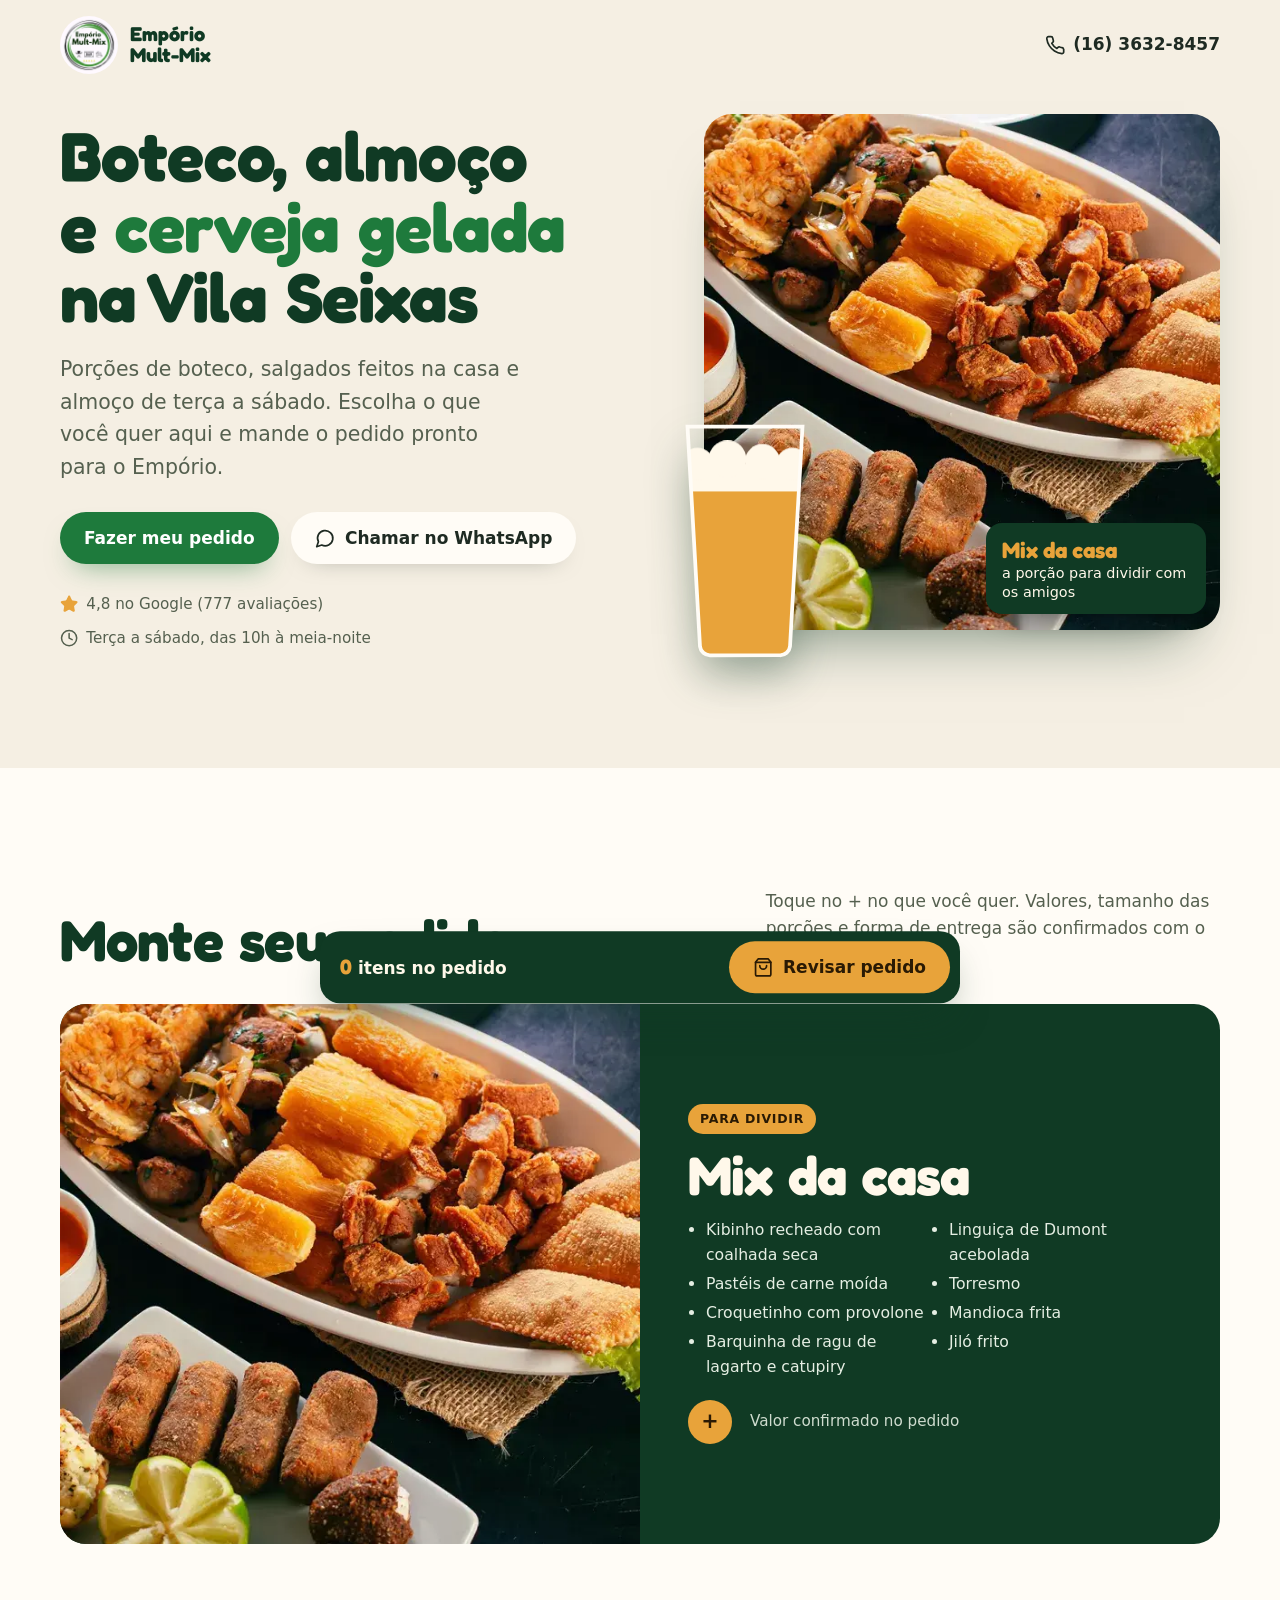
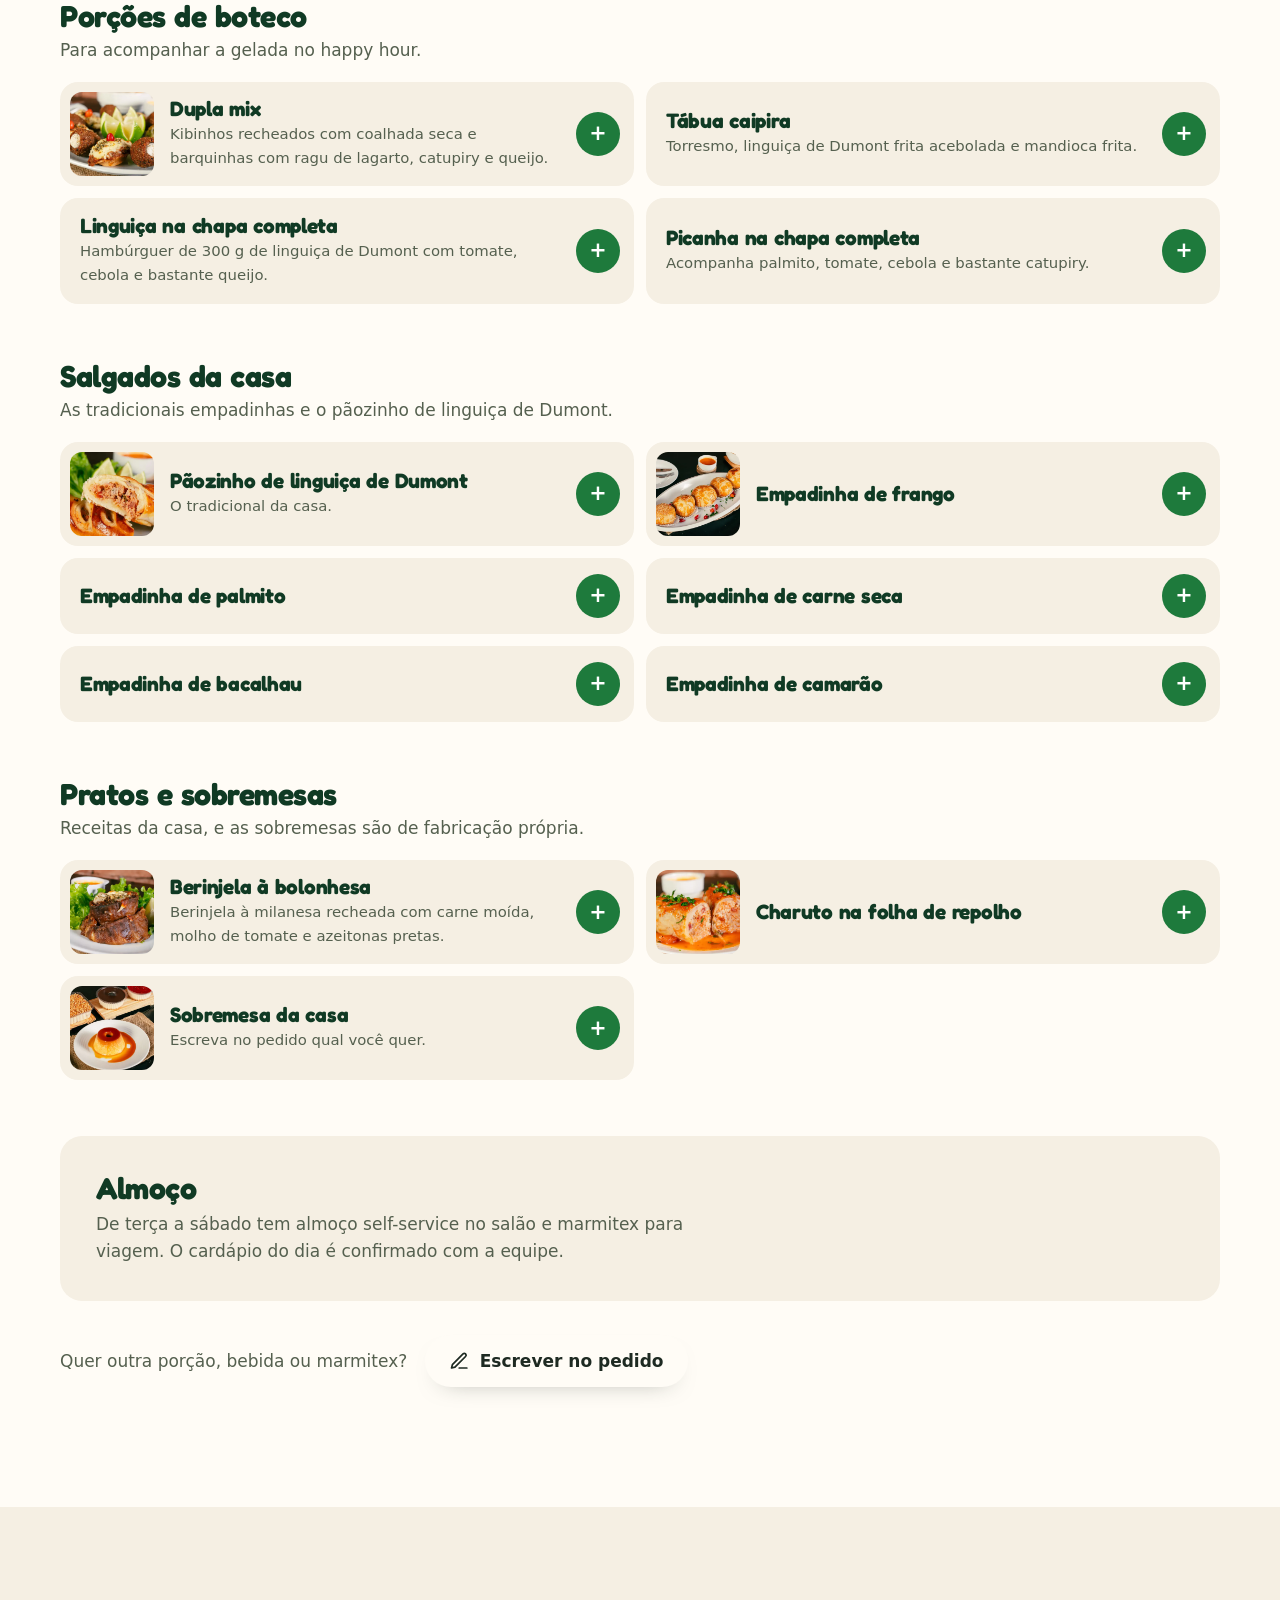
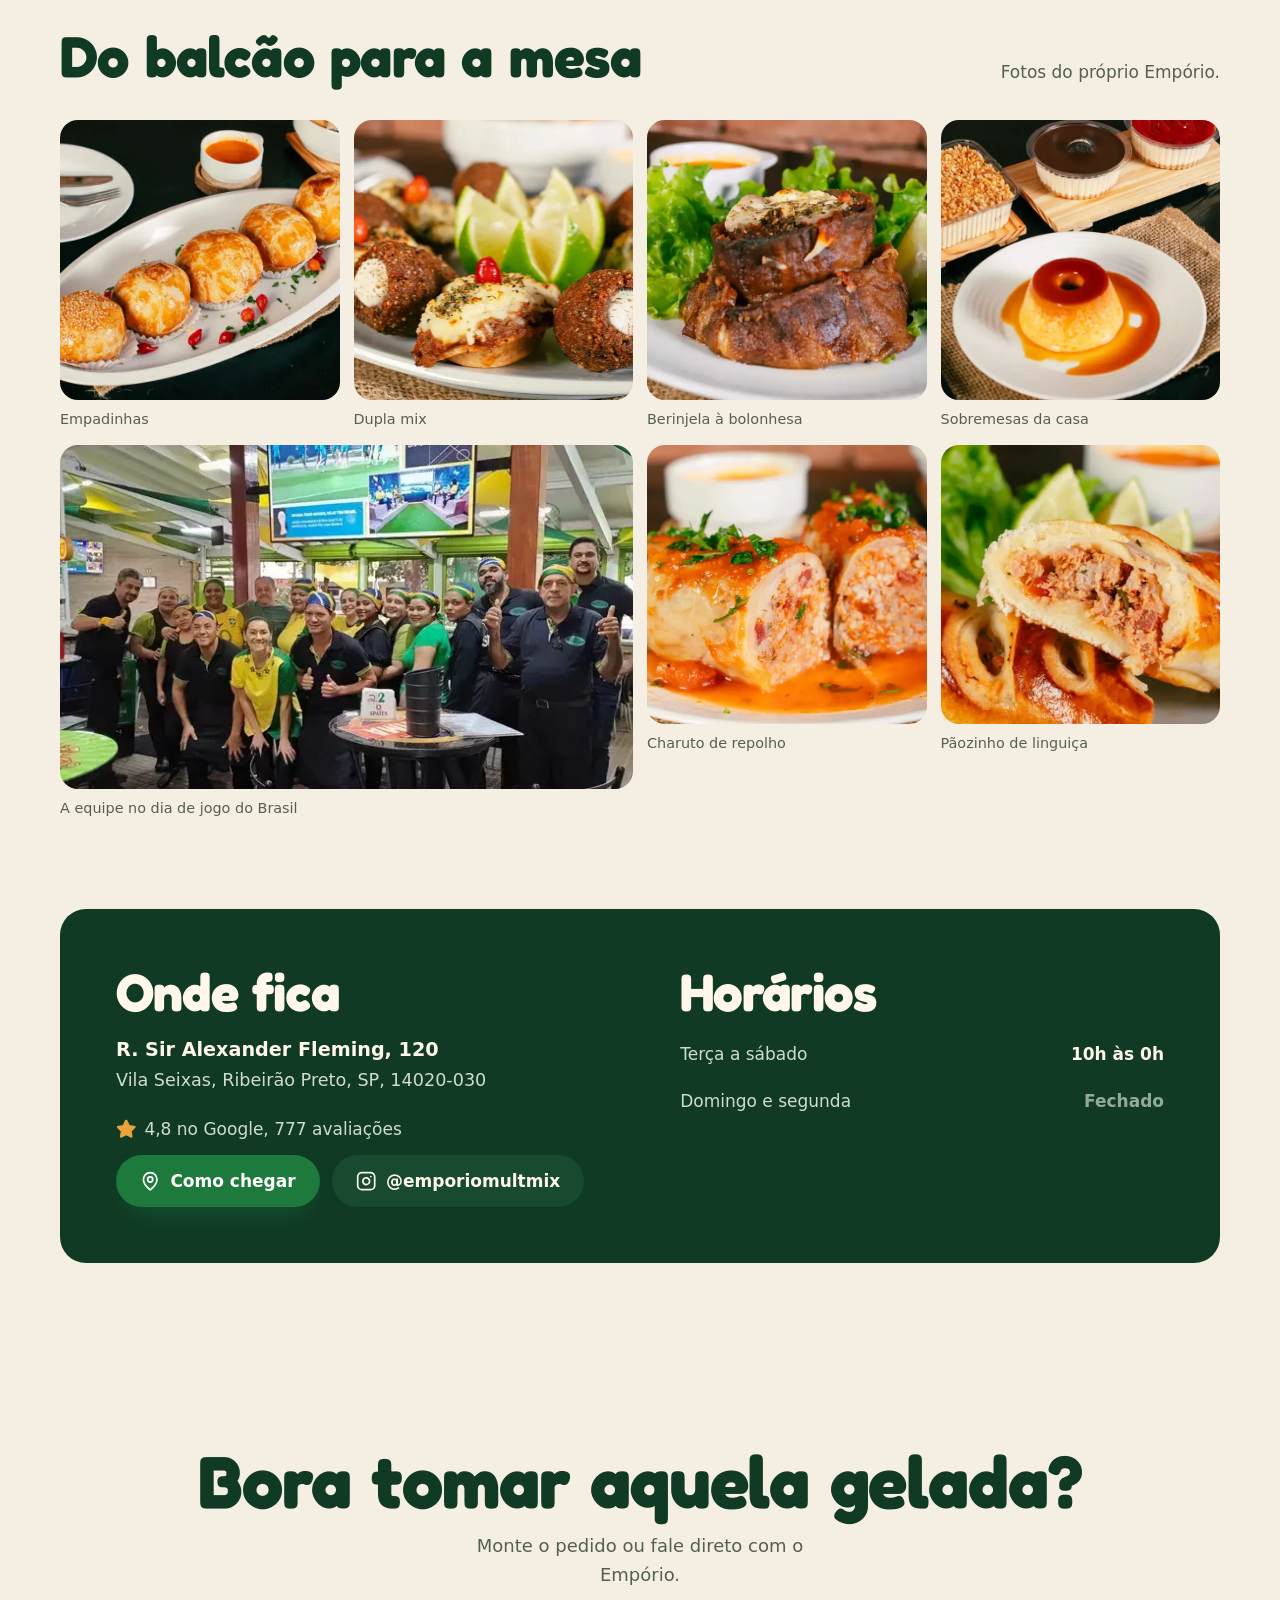
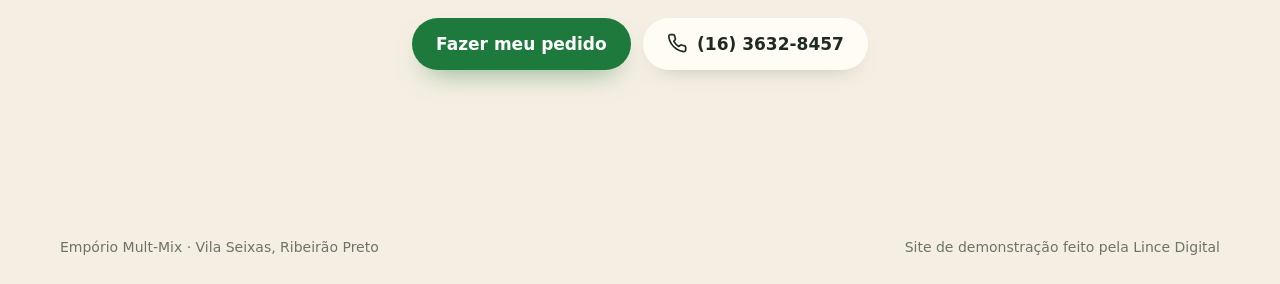
<file: emporio-mult-mix/index.html>
<!doctype html>
<html lang="pt-BR">
<head>
<meta charset="utf-8">
<meta name="viewport" content="width=device-width,initial-scale=1,viewport-fit=cover">
<meta name="robots" content="noindex">
<title>Empório Mult-Mix | Boteco e almoço na Vila Seixas, Ribeirão Preto</title>
<meta name="description" content="Porções de boteco, salgados da casa, almoço e cerveja gelada na Vila Seixas, em Ribeirão Preto. Monte o pedido e mande pronto.">
<meta name="theme-color" content="#F5EFE3">
<link rel="preload" href="fonts/fredoka-700.woff2" as="font" type="font/woff2" crossorigin>
<link rel="preload" as="image" href="img/mix-da-casa-640.webp" imagesrcset="img/mix-da-casa-640.webp 640w, img/mix-da-casa-1280.webp 1080w" imagesizes="(min-width:900px) 44vw, 92vw" fetchpriority="high">
<link rel="icon" href="img/logo.webp">
<style>
@font-face{font-family:"Fredoka";src:url(fonts/fredoka-700.woff2) format("woff2");font-weight:700;font-display:swap}
:root{--papel:#F5EFE3;--papel-2:#ECE3D2;--branco:#FFFCF6;--verde:#1E7A3C;--verde-esc:#17632F;--garrafa:#103A24;--garrafa-2:#184A30;--tinta:#1E2A22;--tinta-2:#55604F;--chope:#E8A33A;--espuma:#FFF8EA;--disp:"Fredoka",system-ui,sans-serif;--texto:system-ui,-apple-system,"Segoe UI",Roboto,sans-serif;--ease:cubic-bezier(.16,1,.3,1)}
*{box-sizing:border-box;margin:0}
html{scroll-behavior:smooth;scrollbar-color:var(--verde) var(--papel);overflow-x:hidden;overflow-x:clip}
body{background:var(--papel);color:var(--tinta);font:400 1.0625rem/1.6 var(--texto);-webkit-font-smoothing:antialiased;overflow-x:hidden;overflow-x:clip}
body.com-pedido{padding-bottom:92px}
::selection{background:var(--verde);color:#fff}
img{display:block;max-width:100%;height:auto}
a{color:inherit}
:focus-visible{outline:3px solid var(--verde);outline-offset:3px;border-radius:10px}
.wrap{width:min(1160px,100% - 40px);margin-inline:auto}
h1,h2,h3,h4{font-family:var(--disp);font-weight:700;line-height:1.02;letter-spacing:-.015em;text-wrap:balance}
svg.i{width:1.2em;height:1.2em;flex:none;fill:none;stroke:currentColor;stroke-width:2;stroke-linecap:round;stroke-linejoin:round}
.btn{display:inline-flex;align-items:center;justify-content:center;gap:10px;min-height:52px;padding:0 24px;border:0;border-radius:999px;font:700 1.0625rem var(--texto);text-decoration:none;cursor:pointer;transition:transform .2s var(--ease),background-color .2s}
.btn:active{transform:scale(.97)}
.btn-ver{background:var(--verde);color:#fff;box-shadow:0 14px 28px -14px rgba(30,122,60,.6)}
.btn-ver:hover{background:var(--verde-esc)}
.btn-cl{background:var(--branco);color:var(--tinta);box-shadow:0 10px 24px -18px rgba(30,42,34,.5)}
.btn-cl:hover{background:#fff}

/* Topo */
.barra{display:flex;justify-content:space-between;align-items:center;gap:16px;padding-block:16px}
.marca{display:flex;align-items:center;gap:12px;text-decoration:none}
.marca img{width:58px;height:58px;border-radius:50%}
.marca span{font-family:var(--disp);font-size:1.25rem;line-height:1.05;color:var(--garrafa)}
.barra .tel{display:inline-flex;align-items:center;gap:8px;text-decoration:none;font-weight:600;font-variant-numeric:tabular-nums;min-height:44px}
.abertura{display:grid;gap:48px;align-items:center;padding-block:clamp(20px,5vw,56px) clamp(72px,10vw,110px)}
h1{font-size:clamp(2.9rem,11.5vw,5.2rem);color:var(--garrafa)}
h1 em{font-style:normal;color:var(--verde)}
.chamada{margin-top:20px;max-width:36ch;font-size:clamp(1.125rem,2.2vw,1.28rem);color:var(--tinta-2)}
.acoes{display:flex;flex-wrap:wrap;gap:12px;margin-top:28px}
.fatos{display:flex;flex-wrap:wrap;gap:10px 24px;margin-top:28px;color:var(--tinta-2);font-size:.95rem}
.fatos span{display:inline-flex;align-items:center;gap:8px}
.estrela svg,.nota svg{fill:var(--chope);stroke:var(--chope)}

/* Momento assinatura: o copo enche */
.mesa{position:relative;padding:0 0 28px 28px}
.mesa .foto{border-radius:28px;overflow:hidden;box-shadow:0 40px 60px -36px rgba(16,58,36,.55);animation:pousa 1s var(--ease) both}
.mesa .foto img{width:100%;aspect-ratio:1;object-fit:cover}
.copo{position:absolute;left:-6px;bottom:-6px;width:clamp(96px,26vw,150px);filter:drop-shadow(0 18px 20px rgba(16,58,36,.35))}
.copo .vidro{fill:rgba(255,252,246,.55);stroke:var(--branco);stroke-width:3}
.copo .chope{fill:var(--chope);transform:translateY(100%);animation:enche 2.2s .5s var(--ease) forwards}
.copo .espuma{fill:var(--espuma);transform:translateY(160px);animation:espuma 2.2s .5s var(--ease) forwards}
.copo .bolha{fill:#FFE3A8;opacity:0;animation:bolha 3.6s linear infinite}
.copo .bolha:nth-of-type(2){animation-delay:-1.2s}
.copo .bolha:nth-of-type(3){animation-delay:-2.4s}
.copo .bolha:nth-of-type(4){animation-delay:-.6s}
@keyframes pousa{from{opacity:0;transform:translateY(20px) scale(.98)}to{opacity:1;transform:none}}
@keyframes enche{to{transform:translateY(24%)}}
@keyframes espuma{to{transform:translateY(0)}}
@keyframes bolha{0%{opacity:0;transform:translateY(0)}15%{opacity:.9}80%{opacity:.7}100%{opacity:0;transform:translateY(-120px)}}
.mesa .selo{position:absolute;right:14px;bottom:44px;background:var(--garrafa);color:var(--espuma);border-radius:16px;padding:12px 16px;font-size:.9rem;line-height:1.3;max-width:220px;box-shadow:0 18px 30px -18px rgba(0,0,0,.6);animation:pousa .8s .9s var(--ease) both}
.mesa .selo b{display:block;font-family:var(--disp);font-size:1.4rem;color:var(--chope)}

/* Pedido */
.pedir{background:var(--branco);padding-block:clamp(72px,10vw,120px)}
.cab{display:flex;flex-wrap:wrap;justify-content:space-between;align-items:end;gap:14px 40px;margin-bottom:34px}
.cab h2{font-size:clamp(2.3rem,6.2vw,3.6rem);color:var(--garrafa)}
.cab p{max-width:42ch;color:var(--tinta-2)}
.destaque{display:grid;background:var(--garrafa);color:var(--espuma);border-radius:26px;overflow:hidden}
.destaque img{width:100%;height:100%;max-height:540px;object-fit:cover}
.destaque .corpo{padding:clamp(24px,4vw,48px);display:flex;flex-direction:column;justify-content:center;gap:14px}
.rotulo{align-self:flex-start;background:var(--chope);color:#2A1A04;font-weight:800;font-size:.78rem;letter-spacing:.06em;text-transform:uppercase;border-radius:999px;padding:5px 12px}
.destaque h3{font-size:clamp(2.4rem,6vw,3.4rem)}
.destaque p{color:#CFDCCF;max-width:40ch}
.destaque ul{columns:2;column-gap:20px;padding-left:18px;color:#E5EEE3;font-size:.98rem}
.destaque li{break-inside:avoid;margin-bottom:4px}
@media (max-width:560px){.destaque ul{columns:1}}
h1,h2,h3,h4{word-spacing:.06em}
.linha{display:flex;align-items:center;gap:18px;flex-wrap:wrap;margin-top:6px}
.preco{font-size:.95rem;color:#CFDCCF}
.grupo{margin-top:56px}
.grupo h3{font-size:1.9rem;color:var(--garrafa);margin-bottom:6px}
.grupo>p{color:var(--tinta-2);margin-bottom:18px;max-width:60ch}
.itens{display:grid;gap:12px;list-style:none;padding:0}
.item{display:grid;grid-template-columns:84px 1fr auto;gap:16px;align-items:center;background:var(--papel);border-radius:18px;padding:10px 14px 10px 10px;transition:background-color .2s}
.item.sem-foto{grid-template-columns:1fr auto;padding:16px 14px 16px 20px}
.item.tem{background:#E3F0DF}
.item img{width:84px;height:84px;object-fit:cover;border-radius:12px}
.item h4{font-size:1.3rem;line-height:1.12;color:var(--garrafa)}
.item p{font-size:.93rem;color:var(--tinta-2);margin-top:3px}
.qtd{display:flex;align-items:center;gap:6px}
.qtd button{width:44px;height:44px;border-radius:50%;border:0;background:var(--papel-2);color:var(--tinta);font:700 1.3rem/1 var(--texto);cursor:pointer;display:grid;place-items:center;transition:background-color .2s,transform .15s}
.qtd button.mais{background:var(--verde);color:#fff}
.qtd button.mais:hover{background:var(--verde-esc)}
.qtd button:active{transform:scale(.92)}
.qtd output{min-width:1.4em;text-align:center;font-weight:700;font-variant-numeric:tabular-nums}
.qtd button.menos,.qtd output{display:none}
.tem .qtd button.menos{display:grid}
.tem .qtd output{display:block}
.destaque .qtd button.mais{background:var(--chope);color:#2A1A04}
.destaque .qtd button.menos{background:var(--garrafa-2);color:var(--espuma)}
.almoco{margin-top:56px;display:grid;gap:8px;background:var(--papel);border-radius:22px;padding:clamp(22px,4vw,36px)}
.almoco h3{font-size:1.9rem;color:var(--garrafa)}
.almoco p{color:var(--tinta-2);max-width:56ch}
.outro{margin-top:34px;display:flex;flex-wrap:wrap;align-items:center;gap:12px 18px;color:var(--tinta-2)}

/* Galeria */
.fotos{padding-block:clamp(72px,10vw,120px) 0}
.galeria{display:grid;grid-auto-flow:column;grid-auto-columns:minmax(220px,66vw);gap:14px;overflow-x:auto;scroll-snap-type:x mandatory;padding:0 20px 18px;scrollbar-width:thin}
.galeria figure{margin:0;scroll-snap-align:center}
.galeria img{border-radius:18px;width:100%;aspect-ratio:1;object-fit:cover}
.galeria figcaption{font-size:.9rem;color:var(--tinta-2);margin-top:8px}
.galeria .larga img{aspect-ratio:auto;height:100%;max-height:none}

/* Onde */
.onde{padding-block:clamp(72px,10vw,120px)}
.onde .grade{display:grid;gap:32px;background:var(--garrafa);color:var(--espuma);border-radius:26px;padding:clamp(28px,5vw,56px)}
.onde h2{font-size:clamp(2.2rem,6vw,3.3rem)}
.onde address{font-style:normal;margin-top:16px;font-size:1.1rem;color:#CFDCCF}
.onde address strong{display:block;color:var(--espuma);font-size:1.2rem}
.horas{list-style:none;padding:0;display:grid;gap:8px;margin-top:16px;font-variant-numeric:tabular-nums}
.horas li{display:flex;justify-content:space-between;gap:16px;padding-block:6px;color:#CFDCCF}
.horas li b{color:var(--espuma);font-weight:600}
.horas li.folga b{color:#94AA98}
.onde .links{display:flex;flex-wrap:wrap;gap:12px;align-items:center;margin-top:22px}
.onde .btn-cl{background:var(--garrafa-2);color:var(--espuma);box-shadow:none}
.onde .btn-cl:hover{background:#1F5A3A}
.nota{display:inline-flex;align-items:center;gap:8px;color:#CFDCCF;width:100%}

/* Final */
.final{padding-block:clamp(24px,6vw,60px) clamp(84px,12vw,140px);text-align:center}
.final h2{font-size:clamp(2.5rem,8.5vw,4.6rem);color:var(--garrafa)}
.final p{margin:14px auto 0;max-width:34ch;color:var(--tinta-2);font-size:1.125rem}
.final .acoes{justify-content:center}
footer{padding-block:26px calc(26px + env(safe-area-inset-bottom));color:#6C7468;font-size:.875rem}
footer .wrap{display:flex;flex-wrap:wrap;gap:8px 24px;justify-content:space-between}

/* Sacola e revisão */
.sacola{position:fixed;left:12px;right:12px;bottom:calc(12px + env(safe-area-inset-bottom));z-index:20;display:flex;justify-content:space-between;align-items:center;gap:12px;background:var(--garrafa);color:var(--espuma);border-radius:20px;padding:10px 10px 10px 20px;box-shadow:0 20px 40px -16px rgba(16,58,36,.6);transform:translateY(160%);transition:transform .45s var(--ease);max-width:640px;margin-inline:auto}
.com-pedido .sacola{transform:none}
.sacola .resumo{font-weight:600}
.sacola .resumo b{font-family:var(--disp);font-size:1.3rem;color:var(--chope)}
.sacola .btn{background:var(--chope);color:#2A1A04}
dialog{margin:auto;border:0;padding:0;border-radius:24px;width:min(560px,100% - 24px);max-height:calc(100dvh - 24px);background:var(--branco);color:var(--tinta);box-shadow:0 40px 80px -30px rgba(16,58,36,.6)}
dialog::backdrop{background:rgba(10,30,18,.6);backdrop-filter:blur(3px)}
dialog[open]{animation:abre .35s var(--ease)}
@keyframes abre{from{opacity:0;transform:translateY(20px) scale(.98)}to{opacity:1;transform:none}}
.revisao{padding:26px 24px 24px;display:flex;flex-direction:column;gap:18px}
.revisao header{display:flex;justify-content:space-between;align-items:start;gap:12px}
.revisao h2{font-size:2rem;color:var(--garrafa)}
.fechar{width:44px;height:44px;border-radius:50%;border:0;background:var(--papel-2);color:var(--tinta);cursor:pointer;display:grid;place-items:center;flex:none}
.lista{list-style:none;padding:0;display:grid;gap:8px}
.lista:empty{display:none}
.lista li{display:flex;justify-content:space-between;gap:12px;font-weight:600}
.lista li span:last-child{font-variant-numeric:tabular-nums;color:var(--verde)}
.campo{display:grid;gap:6px}
.campo label,.campo legend{font-weight:700;font-size:.95rem}
.campo input,.campo textarea{font:1rem var(--texto);color:var(--tinta);background:var(--papel);border:1px solid #BFB5A2;border-radius:12px;padding:12px 14px;width:100%}
.campo input::placeholder,.campo textarea::placeholder{color:#6F7769}
.campo textarea{min-height:70px;resize:vertical}
fieldset.campo{border:0;padding:0}
.opcoes{display:flex;gap:10px;flex-wrap:wrap}
.opcoes label{white-space:nowrap;display:inline-flex;align-items:center;gap:8px;background:var(--papel);border:1px solid #BFB5A2;border-radius:999px;padding:10px 16px;font-weight:600;cursor:pointer;min-height:44px}
.opcoes input{accent-color:var(--verde)}
.envio{display:grid;gap:10px}
.aviso{font-size:.88rem;color:var(--tinta-2)}

@media (min-width:900px){
  .abertura{grid-template-columns:1fr 1fr;gap:72px;padding-block:24px 110px}
  h1{font-size:clamp(3.6rem,5.4vw,5.2rem)}
  .destaque{grid-template-columns:1fr 1fr;align-items:stretch}
  .itens{grid-template-columns:1fr 1fr}
  .galeria{grid-auto-flow:initial;grid-template-columns:repeat(4,1fr);overflow:visible;width:min(1160px,100% - 40px);margin-inline:auto;padding:0}
  .galeria .larga{grid-column:span 2}
  .onde .grade{grid-template-columns:1.1fr 1fr;align-items:start}
}
@media (prefers-reduced-motion:reduce){*,*::before,*::after{animation:none!important;transition:none!important}html{scroll-behavior:auto}.copo .chope{transform:translateY(24%)}.copo .espuma{transform:none}.copo .bolha{display:none}}
</style>
</head>
<body>
<svg width="0" height="0" style="position:absolute" aria-hidden="true">
  <symbol id="i-zap" viewBox="0 0 24 24"><path d="M7.9 20A9 9 0 1 0 4 16.1L2 22Z"/></symbol>
  <symbol id="i-fone" viewBox="0 0 24 24"><path d="M22 16.9v3a2 2 0 0 1-2.2 2 19.8 19.8 0 0 1-8.6-3.1 19.5 19.5 0 0 1-6-6A19.8 19.8 0 0 1 2.1 4.2 2 2 0 0 1 4.1 2h3a2 2 0 0 1 2 1.7c.1.9.4 1.8.7 2.7a2 2 0 0 1-.5 2.1L8 9.8a16 16 0 0 0 6 6l1.3-1.3a2 2 0 0 1 2.1-.4c.9.3 1.8.6 2.7.7a2 2 0 0 1 1.7 2Z"/></symbol>
  <symbol id="i-pino" viewBox="0 0 24 24"><path d="M20 10c0 5-5.5 10.2-7.4 11.8a1 1 0 0 1-1.2 0C9.5 20.2 4 15 4 10a8 8 0 0 1 16 0"/><circle cx="12" cy="10" r="3"/></symbol>
  <symbol id="i-estrela" viewBox="0 0 24 24"><path d="M11.5 2.3a.5.5 0 0 1 1 0l2.3 4.7a2.1 2.1 0 0 0 1.6 1.2l5.2.7a.5.5 0 0 1 .3.9l-3.7 3.7a2.1 2.1 0 0 0-.6 1.8l.9 5.2a.5.5 0 0 1-.8.5l-4.6-2.4a2.1 2.1 0 0 0-2 0L6.4 21a.5.5 0 0 1-.8-.5l.9-5.2a2.1 2.1 0 0 0-.6-1.8L2.2 9.8a.5.5 0 0 1 .3-.9l5.1-.7a2.1 2.1 0 0 0 1.6-1.2z"/></symbol>
  <symbol id="i-relogio" viewBox="0 0 24 24"><circle cx="12" cy="12" r="10"/><path d="M12 6v6l4 2"/></symbol>
  <symbol id="i-insta" viewBox="0 0 24 24"><rect x="2" y="2" width="20" height="20" rx="5"/><path d="M16 11.4A4 4 0 1 1 12.6 8 4 4 0 0 1 16 11.4z"/><path d="M17.5 6.5h0"/></symbol>
  <symbol id="i-sacola" viewBox="0 0 24 24"><path d="M6 2 3 6v14a2 2 0 0 0 2 2h14a2 2 0 0 0 2-2V6l-3-4Z"/><path d="M3 6h18"/><path d="M16 10a4 4 0 0 1-8 0"/></symbol>
  <symbol id="i-x" viewBox="0 0 24 24"><path d="M18 6 6 18M6 6l12 12"/></symbol>
  <symbol id="i-lapis" viewBox="0 0 24 24"><path d="M12 20h9"/><path d="M16.5 3.5a2.1 2.1 0 0 1 3 3L7 19l-4 1 1-4Z"/></symbol>
</svg>

<header>
  <div class="wrap">
    <nav class="barra" aria-label="Contato">
      <a class="marca" href="#"><img src="img/logo.webp" width="240" height="240" alt="Logo do Empório Mult-Mix"><span>Empório<br>Mult-Mix</span></a>
      <a class="tel" href="tel:+551636328457" data-ev="whatsapp"><svg class="i" aria-hidden="true"><use href="#i-fone"/></svg>(16) 3632-8457</a>
    </nav>
    <div class="abertura">
      <div>
        <h1>Boteco, almoço e <em>cerveja gelada</em> na Vila Seixas</h1>
        <p class="chamada">Porções de boteco, salgados feitos na casa e almoço de terça a sábado. Escolha o que você quer aqui e mande o pedido pronto para o Empório.</p>
        <div class="acoes">
          <a class="btn btn-ver" href="#pedido-lista">Fazer meu pedido</a>
          <a class="btn btn-cl" href="https://wa.me/551636328457" data-ev="whatsapp" target="_blank" rel="noopener"><svg class="i" aria-hidden="true"><use href="#i-zap"/></svg>Chamar no WhatsApp</a>
        </div>
        <p class="fatos">
          <span class="estrela"><svg class="i" aria-hidden="true"><use href="#i-estrela"/></svg>4,8 no Google (777 avaliações)</span>
          <span><svg class="i" aria-hidden="true"><use href="#i-relogio"/></svg>Terça a sábado, das 10h à meia-noite</span>
        </p>
      </div>
      <div class="mesa">
        <div class="foto"><img src="img/mix-da-casa-640.webp" srcset="img/mix-da-casa-640.webp 640w, img/mix-da-casa-1280.webp 1080w" sizes="(min-width:900px) 44vw, 92vw" width="1080" height="1080" fetchpriority="high" alt="Porção Mix da casa: torresmo, mandioca frita, linguiça acebolada, pastéis, croquetes e kibes na travessa"></div>
        <svg class="copo" viewBox="0 0 120 200" aria-hidden="true">
          <defs><clipPath id="dentro"><path d="M14 10h92l-10 176a8 8 0 0 1-8 7H32a8 8 0 0 1-8-7Z"/></clipPath></defs>
          <g clip-path="url(#dentro)">
            <rect class="chope" x="0" y="10" width="120" height="190"/>
            <g class="espuma"><rect x="0" y="40" width="120" height="22"/><circle cx="22" cy="40" r="13"/><circle cx="46" cy="36" r="15"/><circle cx="74" cy="38" r="14"/><circle cx="98" cy="40" r="13"/></g>
            <circle class="bolha" cx="40" cy="180" r="2.4"/><circle class="bolha" cx="62" cy="185" r="2"/><circle class="bolha" cx="80" cy="178" r="2.6"/><circle class="bolha" cx="52" cy="186" r="1.8"/>
          </g>
          <path class="vidro" d="M14 10h92l-10 176a8 8 0 0 1-8 7H32a8 8 0 0 1-8-7Z" fill-opacity="0"/>
        </svg>
        <p class="selo"><b>Mix da casa</b>a porção para dividir com os amigos</p>
      </div>
    </div>
  </div>
</header>

<main>
  <section class="pedir" id="pedido-lista" aria-labelledby="t-pedir">
    <div class="wrap">
      <div class="cab">
        <h2 id="t-pedir">Monte seu pedido</h2>
        <p>Toque no + no que você quer. Valores, tamanho das porções e forma de entrega são confirmados com o Empório.</p>
      </div>

      <article class="destaque" data-item="Mix da casa">
        <img src="img/mix-da-casa-640.webp" srcset="img/mix-da-casa-640.webp 640w, img/mix-da-casa-1280.webp 1080w" sizes="(min-width:900px) 560px, 92vw" width="1080" height="1080" loading="lazy" decoding="async" alt="Mix da casa visto de cima, com limão e molho ao lado">
        <div class="corpo">
          <span class="rotulo">Para dividir</span>
          <h3>Mix da casa</h3>
          <ul>
            <li>Kibinho recheado com coalhada seca</li>
            <li>Pastéis de carne moída</li>
            <li>Croquetinho com provolone</li>
            <li>Barquinha de ragu de lagarto e catupiry</li>
            <li>Linguiça de Dumont acebolada</li>
            <li>Torresmo</li>
            <li>Mandioca frita</li>
            <li>Jiló frito</li>
          </ul>
          <div class="linha"><div class="qtd"></div><span class="preco">Valor confirmado no pedido</span></div>
        </div>
      </article>

      <div class="grupo">
        <h3>Porções de boteco</h3>
        <p>Para acompanhar a gelada no happy hour.</p>
        <ul class="itens">
          <li class="item" data-item="Dupla mix"><img src="img/dupla-mix-640.webp" width="640" height="560" loading="lazy" decoding="async" alt="Kibinhos e barquinhas gratinadas com limão"><div><h4>Dupla mix</h4><p>Kibinhos recheados com coalhada seca e barquinhas com ragu de lagarto, catupiry e queijo.</p></div><div class="qtd"></div></li>
          <li class="item sem-foto" data-item="Tábua caipira"><div><h4>Tábua caipira</h4><p>Torresmo, linguiça de Dumont frita acebolada e mandioca frita.</p></div><div class="qtd"></div></li>
          <li class="item sem-foto" data-item="Linguiça na chapa completa"><div><h4>Linguiça na chapa completa</h4><p>Hambúrguer de 300 g de linguiça de Dumont com tomate, cebola e bastante queijo.</p></div><div class="qtd"></div></li>
          <li class="item sem-foto" data-item="Picanha na chapa completa"><div><h4>Picanha na chapa completa</h4><p>Acompanha palmito, tomate, cebola e bastante catupiry.</p></div><div class="qtd"></div></li>
        </ul>
      </div>

      <div class="grupo">
        <h3>Salgados da casa</h3>
        <p>As tradicionais empadinhas e o pãozinho de linguiça de Dumont.</p>
        <ul class="itens">
          <li class="item" data-item="Pãozinho de linguiça de Dumont"><img src="img/paozinho-640.webp" width="640" height="640" loading="lazy" decoding="async" alt="Pãozinho de linguiça aberto ao meio mostrando o recheio"><div><h4>Pãozinho de linguiça de Dumont</h4><p>O tradicional da casa.</p></div><div class="qtd"></div></li>
          <li class="item" data-item="Empadinha de frango"><img src="img/empadinhas-640.webp" width="640" height="622" loading="lazy" decoding="async" alt="Empadinhas douradas enfileiradas na travessa"><div><h4>Empadinha de frango</h4></div><div class="qtd"></div></li>
          <li class="item sem-foto" data-item="Empadinha de palmito"><div><h4>Empadinha de palmito</h4></div><div class="qtd"></div></li>
          <li class="item sem-foto" data-item="Empadinha de carne seca"><div><h4>Empadinha de carne seca</h4></div><div class="qtd"></div></li>
          <li class="item sem-foto" data-item="Empadinha de bacalhau"><div><h4>Empadinha de bacalhau</h4></div><div class="qtd"></div></li>
          <li class="item sem-foto" data-item="Empadinha de camarão"><div><h4>Empadinha de camarão</h4></div><div class="qtd"></div></li>
        </ul>
      </div>

      <div class="grupo">
        <h3>Pratos e sobremesas</h3>
        <p>Receitas da casa, e as sobremesas são de fabricação própria.</p>
        <ul class="itens">
          <li class="item" data-item="Berinjela à bolonhesa"><img src="img/berinjela-640.webp" width="640" height="640" loading="lazy" decoding="async" alt="Berinjela à milanesa recheada com carne moída e queijo gratinado"><div><h4>Berinjela à bolonhesa</h4><p>Berinjela à milanesa recheada com carne moída, molho de tomate e azeitonas pretas.</p></div><div class="qtd"></div></li>
          <li class="item" data-item="Charuto na folha de repolho"><img src="img/charuto-640.webp" width="640" height="640" loading="lazy" decoding="async" alt="Charutos de repolho com molho de tomate e salsinha"><div><h4>Charuto na folha de repolho</h4></div><div class="qtd"></div></li>
          <li class="item" data-item="Sobremesa da casa"><img src="img/sobremesas-640.webp" width="640" height="640" loading="lazy" decoding="async" alt="Pudim com calda e potes de sobremesa sobre a mesa"><div><h4>Sobremesa da casa</h4><p>Escreva no pedido qual você quer.</p></div><div class="qtd"></div></li>
        </ul>
      </div>

      <div class="almoco">
        <h3>Almoço</h3>
        <p>De terça a sábado tem almoço self-service no salão e marmitex para viagem. O cardápio do dia é confirmado com a equipe.</p>
      </div>

      <p class="outro">Quer outra porção, bebida ou marmitex? <button class="btn btn-cl" type="button" id="outro-lanche"><svg class="i" aria-hidden="true"><use href="#i-lapis"/></svg>Escrever no pedido</button></p>
    </div>
  </section>

  <section class="fotos" aria-labelledby="t-fotos">
    <div class="wrap">
      <div class="cab">
        <h2 id="t-fotos">Do balcão para a mesa</h2>
        <p>Fotos do próprio Empório.</p>
      </div>
    </div>
    <div class="galeria">
      <figure><img src="img/empadinhas-640.webp" srcset="img/empadinhas-640.webp 640w, img/empadinhas-1280.webp 1080w" sizes="(min-width:900px) 280px, 66vw" width="1080" height="1052" loading="lazy" decoding="async" alt="Empadinhas douradas com pimenta na travessa"><figcaption>Empadinhas</figcaption></figure>
      <figure><img src="img/dupla-mix-640.webp" srcset="img/dupla-mix-640.webp 640w, img/dupla-mix-1280.webp 1080w" sizes="(min-width:900px) 280px, 66vw" width="1080" height="944" loading="lazy" decoding="async" alt="Kibinhos abertos com coalhada e barquinhas gratinadas"><figcaption>Dupla mix</figcaption></figure>
      <figure><img src="img/berinjela-640.webp" srcset="img/berinjela-640.webp 640w, img/berinjela-1280.webp 1080w" sizes="(min-width:900px) 280px, 66vw" width="1080" height="1080" loading="lazy" decoding="async" alt="Berinjela recheada sobre folhas de alface"><figcaption>Berinjela à bolonhesa</figcaption></figure>
      <figure><img src="img/sobremesas-640.webp" srcset="img/sobremesas-640.webp 640w, img/sobremesas-1280.webp 1080w" sizes="(min-width:900px) 280px, 66vw" width="1080" height="1080" loading="lazy" decoding="async" alt="Pudim de leite com calda e outros doces em potes"><figcaption>Sobremesas da casa</figcaption></figure>
      <figure class="larga"><img src="img/equipe-640.webp" srcset="img/equipe-640.webp 640w, img/equipe-1280.webp 1080w" sizes="(min-width:900px) 580px, 66vw" width="1080" height="592" loading="lazy" decoding="async" alt="Equipe do Empório Mult-Mix reunida no salão com camisas do Brasil"><figcaption>A equipe no dia de jogo do Brasil</figcaption></figure>
      <figure><img src="img/charuto-640.webp" srcset="img/charuto-640.webp 640w, img/charuto-1280.webp 1080w" sizes="(min-width:900px) 280px, 66vw" width="1080" height="1080" loading="lazy" decoding="async" alt="Charutos de repolho cortados ao meio com molho"><figcaption>Charuto de repolho</figcaption></figure>
      <figure><img src="img/paozinho-640.webp" srcset="img/paozinho-640.webp 640w, img/paozinho-1280.webp 1080w" sizes="(min-width:900px) 280px, 66vw" width="1080" height="1080" loading="lazy" decoding="async" alt="Pãozinho de linguiça cortado mostrando o recheio"><figcaption>Pãozinho de linguiça</figcaption></figure>
    </div>
  </section>

  <section class="onde" aria-labelledby="t-onde">
    <div class="wrap">
      <div class="grade">
        <div>
          <h2 id="t-onde">Onde fica</h2>
          <address><strong>R. Sir Alexander Fleming, 120</strong>Vila Seixas, Ribeirão Preto, SP, 14020-030</address>
          <div class="links">
            <p class="nota"><svg class="i" aria-hidden="true"><use href="#i-estrela"/></svg>4,8 no Google, 777 avaliações</p>
            <a class="btn btn-ver" href="https://www.google.com/maps/place/Emp%C3%B3rio+Mult-Mix/@-21.1846834,-47.8020679,17z/data=!4m6!3m5!1s0x94b9bfbf74680a33:0x528e535fc12ed886" data-ev="rota" target="_blank" rel="noopener"><svg class="i" aria-hidden="true"><use href="#i-pino"/></svg>Como chegar</a>
            <a class="btn btn-cl" href="https://www.instagram.com/emporiomultmix" data-ev="instagram" target="_blank" rel="noopener"><svg class="i" aria-hidden="true"><use href="#i-insta"/></svg>@emporiomultmix</a>
          </div>
        </div>
        <div>
          <h2>Horários</h2>
          <ul class="horas">
            <li><span>Terça a sábado</span><b>10h às 0h</b></li>
            <li class="folga"><span>Domingo e segunda</span><b>Fechado</b></li>
          </ul>
        </div>
      </div>
    </div>
  </section>

  <section class="final" aria-labelledby="t-final">
    <div class="wrap">
      <h2 id="t-final">Bora tomar aquela gelada?</h2>
      <p>Monte o pedido ou fale direto com o Empório.</p>
      <div class="acoes">
        <a class="btn btn-ver" href="#pedido-lista">Fazer meu pedido</a>
        <a class="btn btn-cl" href="tel:+551636328457" data-ev="whatsapp"><svg class="i" aria-hidden="true"><use href="#i-fone"/></svg>(16) 3632-8457</a>
      </div>
    </div>
  </section>
</main>

<footer>
  <div class="wrap">
    <span>Empório Mult-Mix · Vila Seixas, Ribeirão Preto</span>
    <span>Site de demonstração feito pela Lince Digital</span>
  </div>
</footer>

<div class="sacola" role="region" aria-label="Seu pedido">
  <span class="resumo" aria-live="polite"><b id="n-itens">0</b> <span id="t-itens">itens</span> no pedido</span>
  <button class="btn" type="button" id="revisar"><svg class="i" aria-hidden="true"><use href="#i-sacola"/></svg>Revisar pedido</button>
</div>

<dialog id="pedido" aria-labelledby="t-revisao">
  <form class="revisao" method="dialog" id="form-pedido">
    <header><h2 id="t-revisao">Seu pedido</h2><button class="fechar" type="button" id="fechar" aria-label="Fechar"><svg class="i" aria-hidden="true"><use href="#i-x"/></svg></button></header>
    <ul class="lista" id="lista"></ul>
    <div class="campo"><label for="f-outros">Bebidas, sobremesa ou outro pedido</label><textarea id="f-outros" name="outros" placeholder="Ex.: duas cervejas, um pudim"></textarea></div>
    <div class="campo"><label for="f-nome">Seu nome</label><input id="f-nome" name="nome" autocomplete="name" required></div>
    <fieldset class="campo"><legend>Como prefere?</legend>
      <div class="opcoes"><label><input type="radio" name="receber" value="Retirar no Empório" checked> Retirar no Empório</label><label><input type="radio" name="receber" value="Entrega"> Entrega</label></div>
    </fieldset>
    <div class="campo" id="campo-end" hidden><label for="f-end">Endereço de entrega</label><input id="f-end" name="endereco" autocomplete="street-address" placeholder="Rua, número e bairro"></div>
    <div class="campo"><label for="f-obs">Observação (opcional)</label><textarea id="f-obs" name="obs" placeholder="Ex.: horário que vai buscar"></textarea></div>
    <div class="envio">
      <button class="btn btn-ver" type="submit"><svg class="i" aria-hidden="true"><use href="#i-zap"/></svg>Enviar pedido no WhatsApp</button>
      <a class="btn btn-cl" href="tel:+551636328457" data-ev="whatsapp"><svg class="i" aria-hidden="true"><use href="#i-fone"/></svg>Prefiro ligar: (16) 3632-8457</a>
    </div>
    <p class="aviso">O pedido abre no WhatsApp do Empório já escrito. Valores e entrega são confirmados por lá.</p>
  </form>
</dialog>

<script>
(function(){
  var NUM = '551636328457', SLUG = 'emporio-mult-mix', LOJA = 'Empório Mult-Mix';
  var ev = function(e){ if (/github\.io$|\.com\.br$/.test(location.hostname)) { var i = new Image(); i.src = 'https://n8n-felc.srv2128402.hstgr.cloud/webhook/lince-sites-evento?s=' + SLUG + '&e=' + e + '&t=' + Date.now(); } };
  ev('visita');
  document.querySelectorAll('[data-ev]').forEach(function(a){ a.addEventListener('click', function(){ ev(a.dataset.ev); }); });
  var pedido = {}, body = document.body, nEl = document.getElementById('n-itens'), tEl = document.getElementById('t-itens');
  function atualiza(){
    var total = 0; for (var k in pedido) total += pedido[k];
    nEl.textContent = total; tEl.textContent = total === 1 ? 'item' : 'itens';
    body.classList.toggle('com-pedido', total > 0);
  }
  document.querySelectorAll('[data-item]').forEach(function(card){
    var nome = card.dataset.item, box = card.querySelector('.qtd');
    box.innerHTML = '<button type="button" class="menos" aria-label="Tirar ' + nome + '">−</button><output aria-live="polite">0</output><button type="button" class="mais" aria-label="Adicionar ' + nome + '">+</button>';
    var out = box.querySelector('output');
    function muda(d){ var q = Math.max(0, (pedido[nome] || 0) + d); if (q) pedido[nome] = q; else delete pedido[nome]; out.textContent = q; card.classList.toggle('tem', q > 0); atualiza(); }
    box.querySelector('.mais').addEventListener('click', function(){ muda(1); });
    box.querySelector('.menos').addEventListener('click', function(){ muda(-1); });
  });
  var dlg = document.getElementById('pedido'), form = document.getElementById('form-pedido'), lista = document.getElementById('lista'), campoEnd = document.getElementById('campo-end');
  function abrir(){
    lista.textContent = '';
    for (var k in pedido) { var li = document.createElement('li'); var a = document.createElement('span'); a.textContent = k; var b = document.createElement('span'); b.textContent = pedido[k] + 'x'; li.appendChild(a); li.appendChild(b); lista.appendChild(li); }
    dlg.showModal();
  }
  document.getElementById('revisar').addEventListener('click', abrir);
  document.getElementById('outro-lanche').addEventListener('click', function(){ abrir(); form.outros.focus(); });
  document.getElementById('fechar').addEventListener('click', function(){ dlg.close(); });
  dlg.addEventListener('click', function(e){ if (e.target === dlg) dlg.close(); });
  form.addEventListener('change', function(){ campoEnd.hidden = form.receber.value !== 'Entrega'; });
  form.addEventListener('submit', function(e){
    e.preventDefault();
    var temItem = false; for (var q in pedido) temItem = true;
    if (!temItem && !form.outros.value.trim()) { form.outros.focus(); return; }
    if (!form.nome.value.trim()) { form.nome.focus(); return; }
    if (form.receber.value === 'Entrega' && !form.endereco.value.trim()) { form.endereco.focus(); return; }
    var t = 'Olá, ' + LOJA + '! Quero fazer um pedido pelo site:\n';
    for (var k in pedido) t += '\n' + pedido[k] + 'x ' + k;
    if (form.outros.value.trim()) t += '\n' + form.outros.value.trim();
    t += '\n\nNome: ' + form.nome.value.trim() + '\n' + form.receber.value;
    if (form.receber.value === 'Entrega') t += ': ' + form.endereco.value.trim();
    if (form.obs.value.trim()) t += '\nObservação: ' + form.obs.value.trim();
    ev('pedido');
    window.open('https://wa.me/' + NUM + '?text=' + encodeURIComponent(t), '_blank', 'noopener');
    dlg.close();
  });
})();
</script>
</body>
</html>
</file>
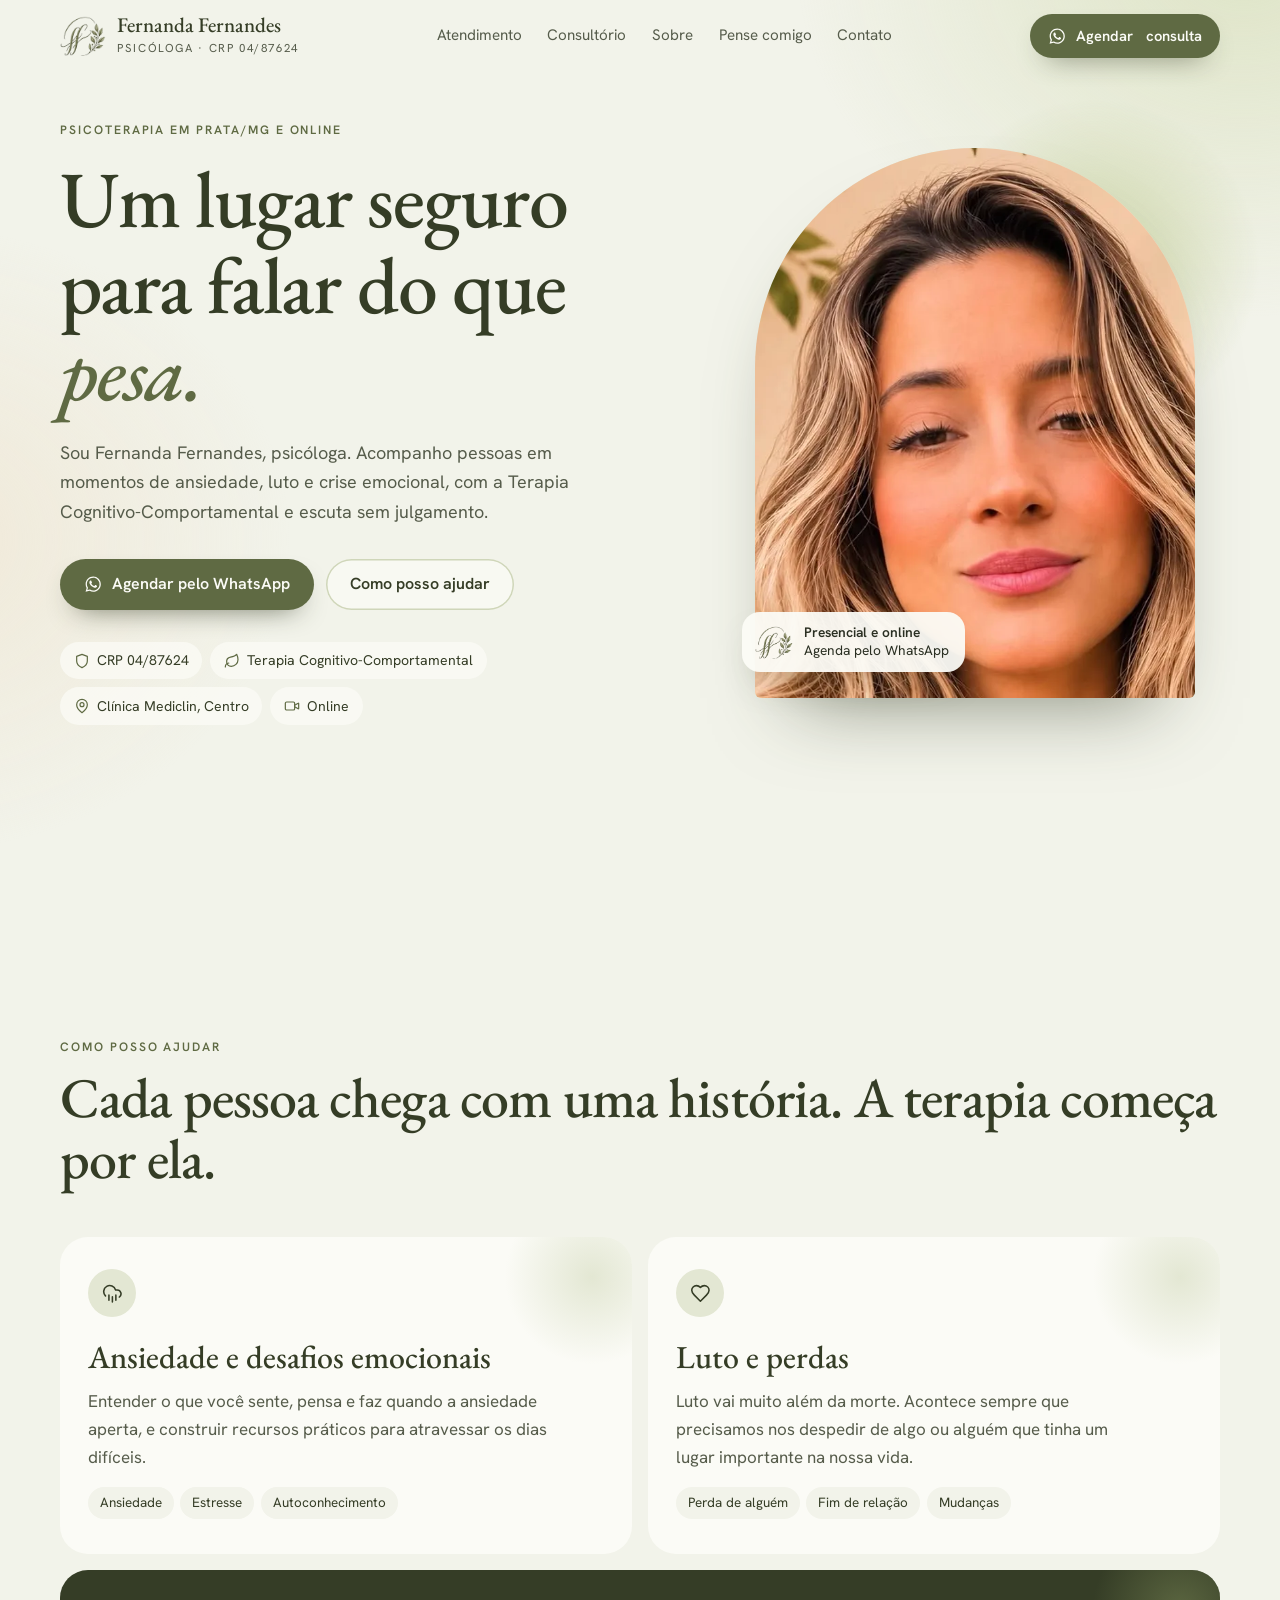
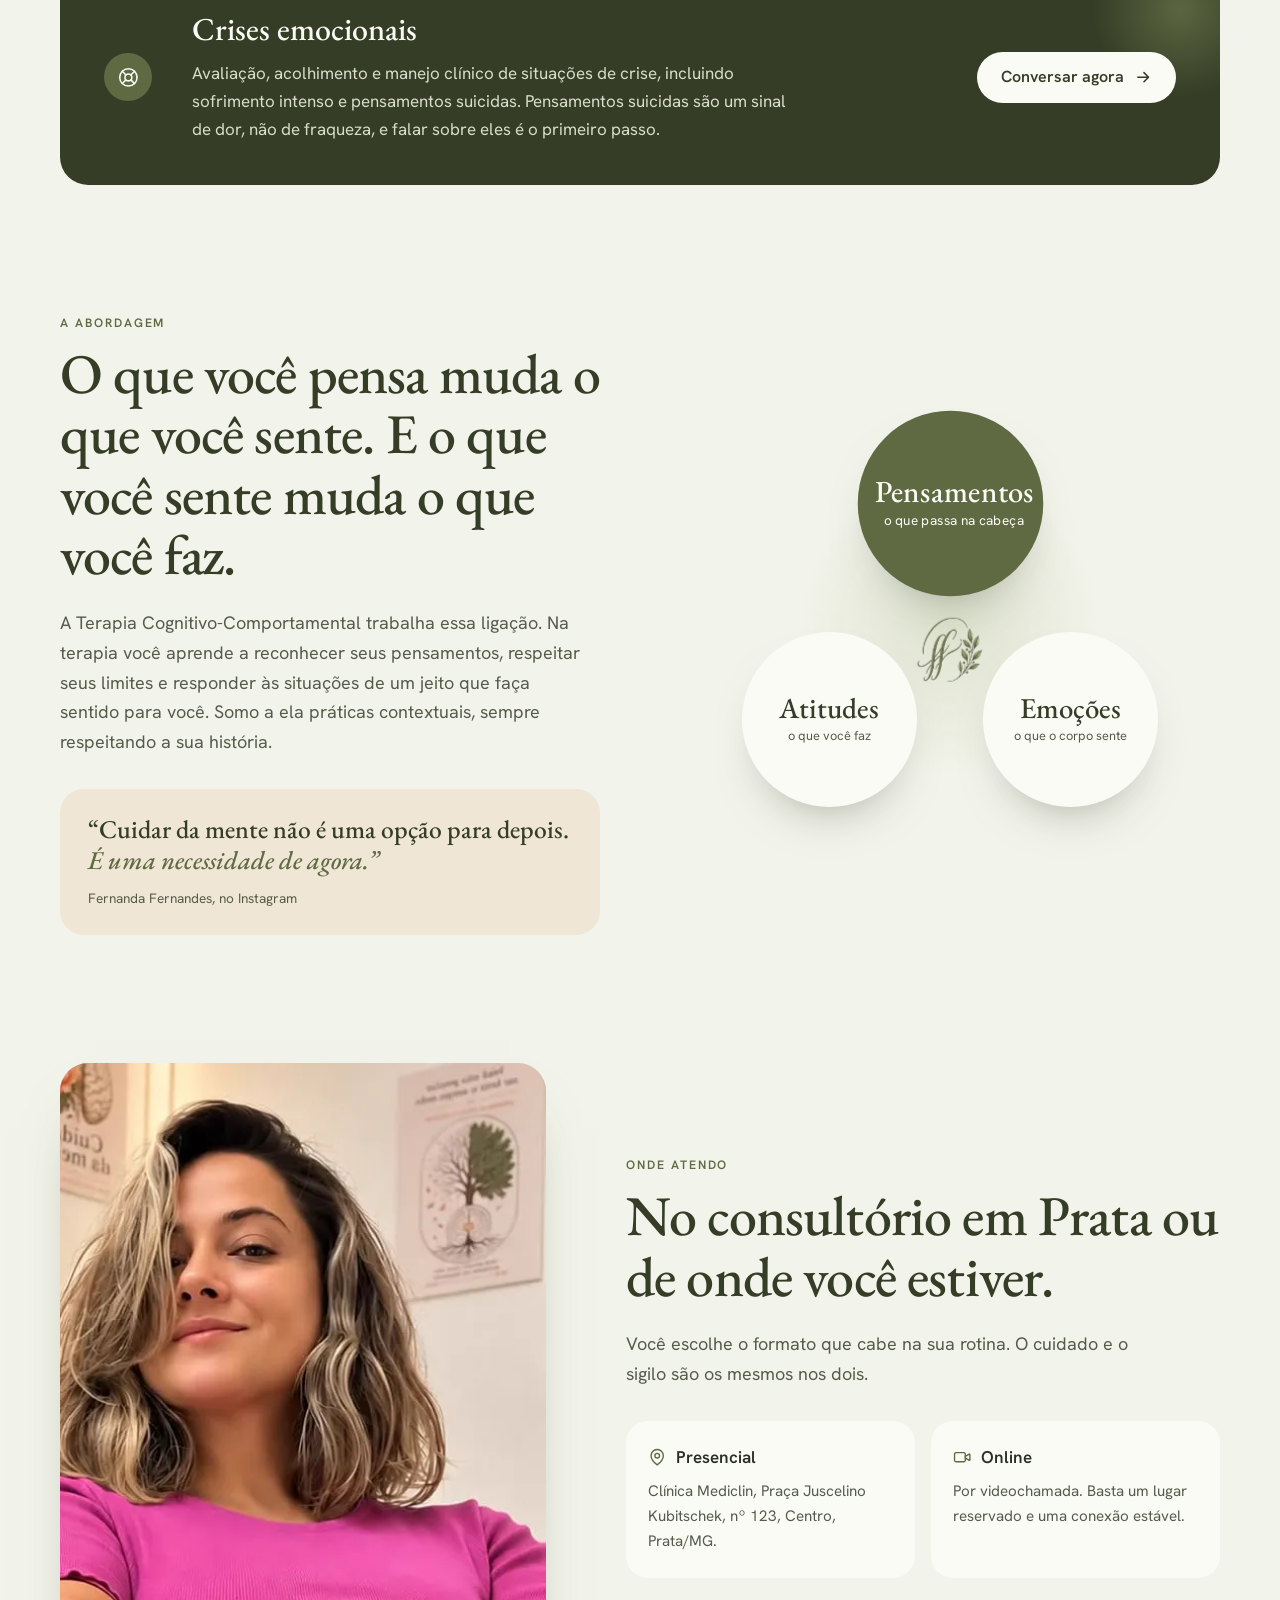
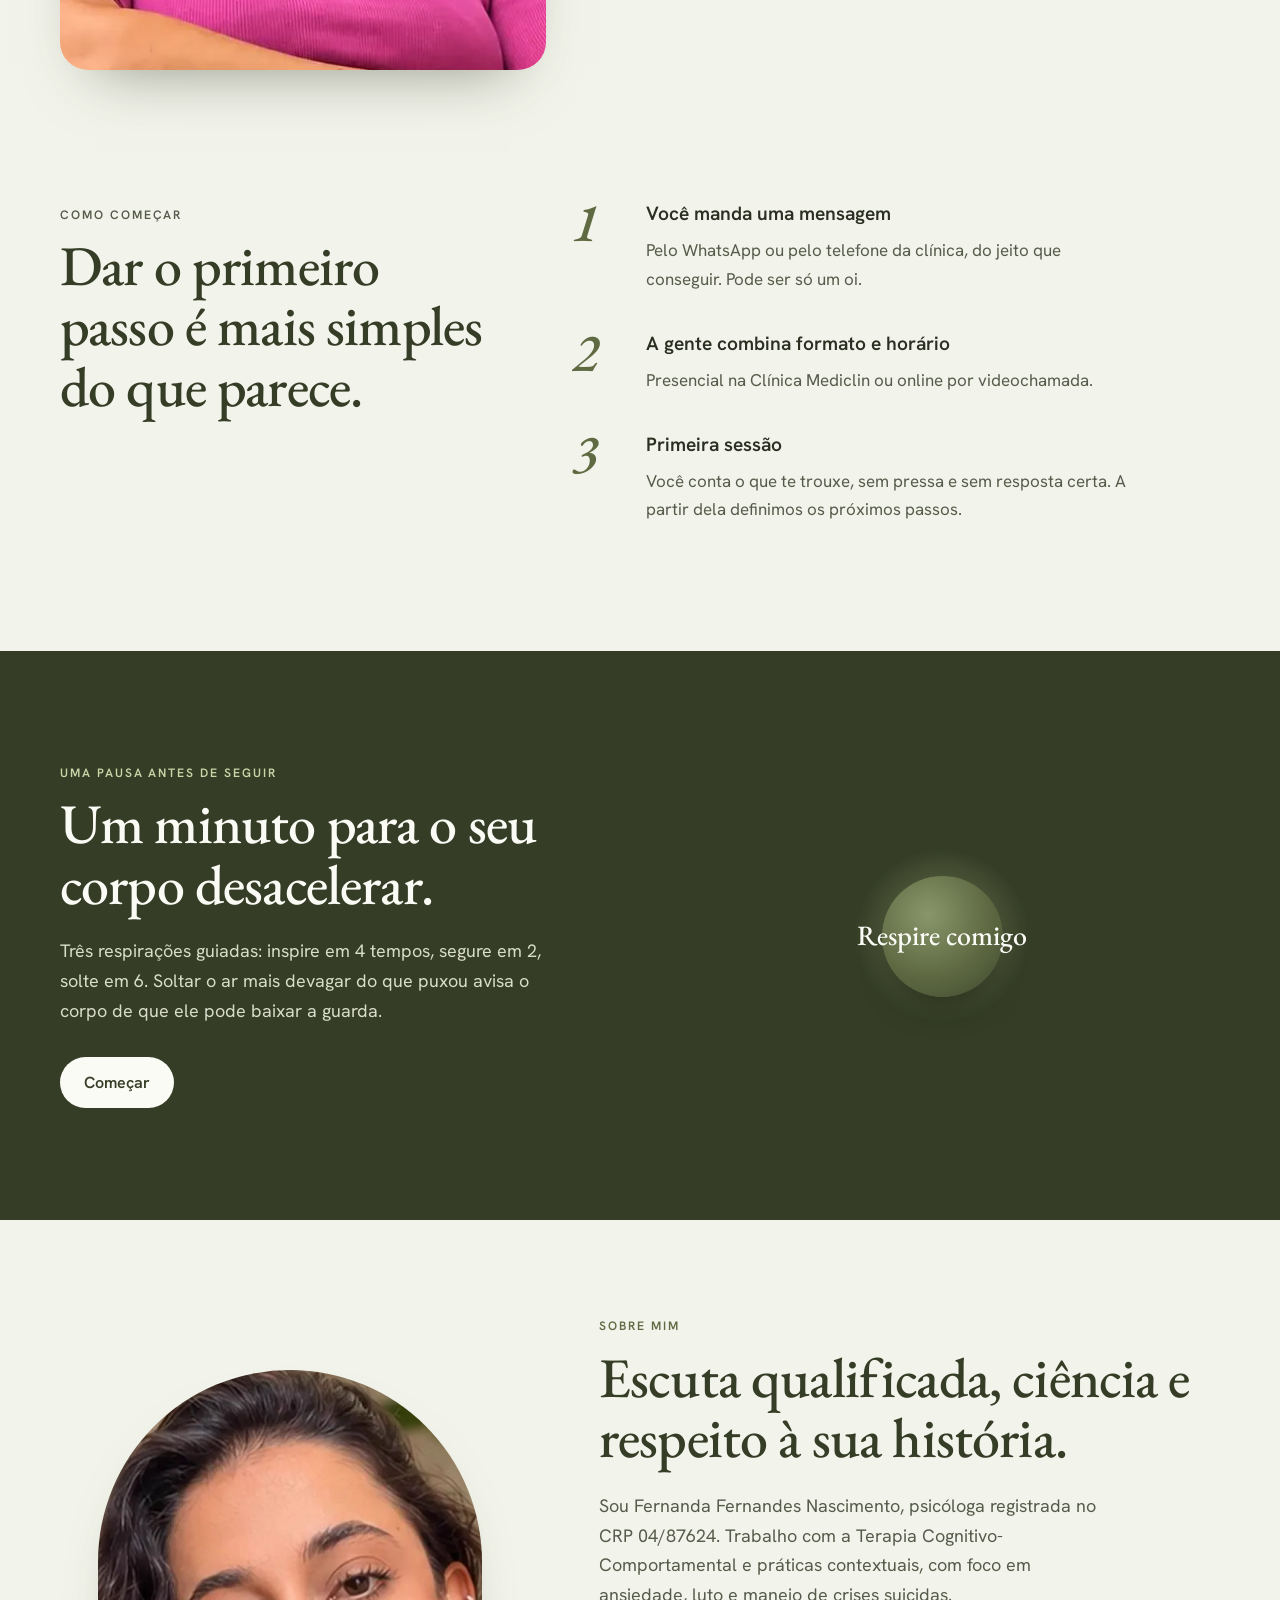
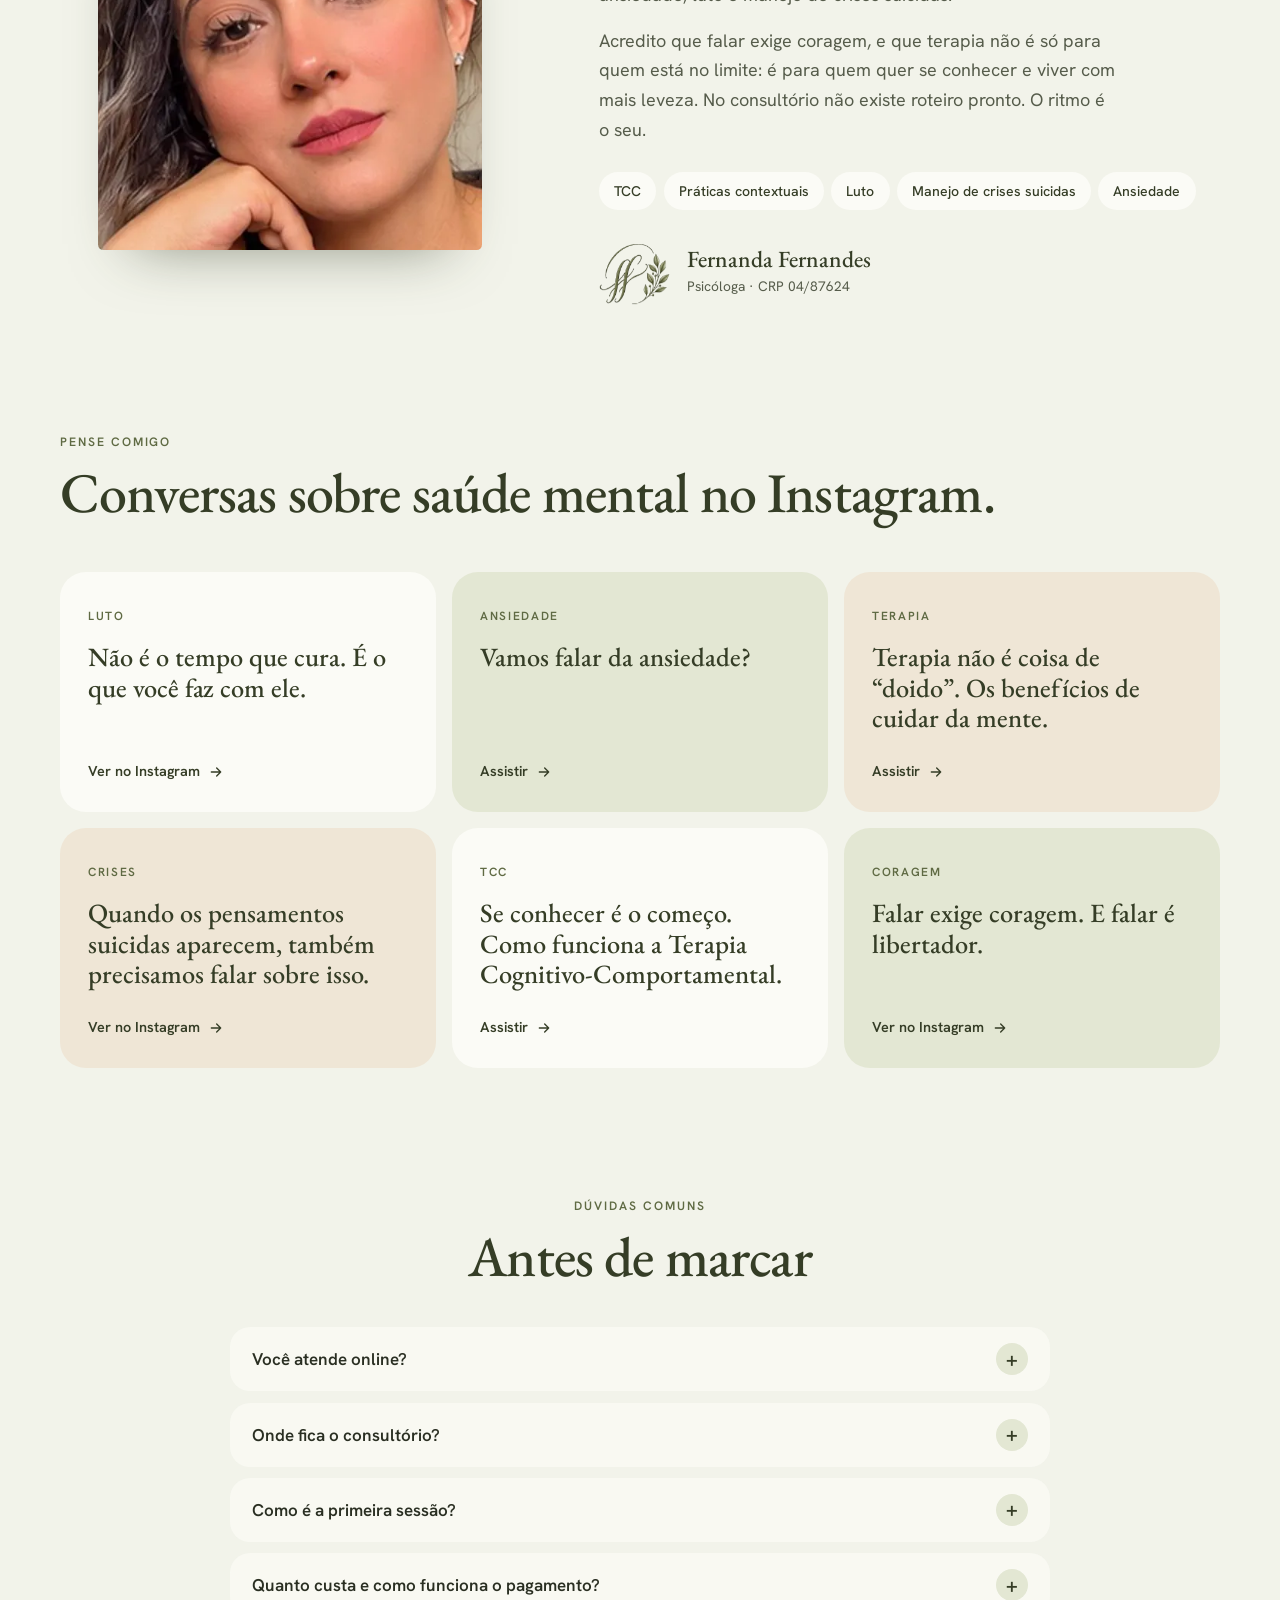
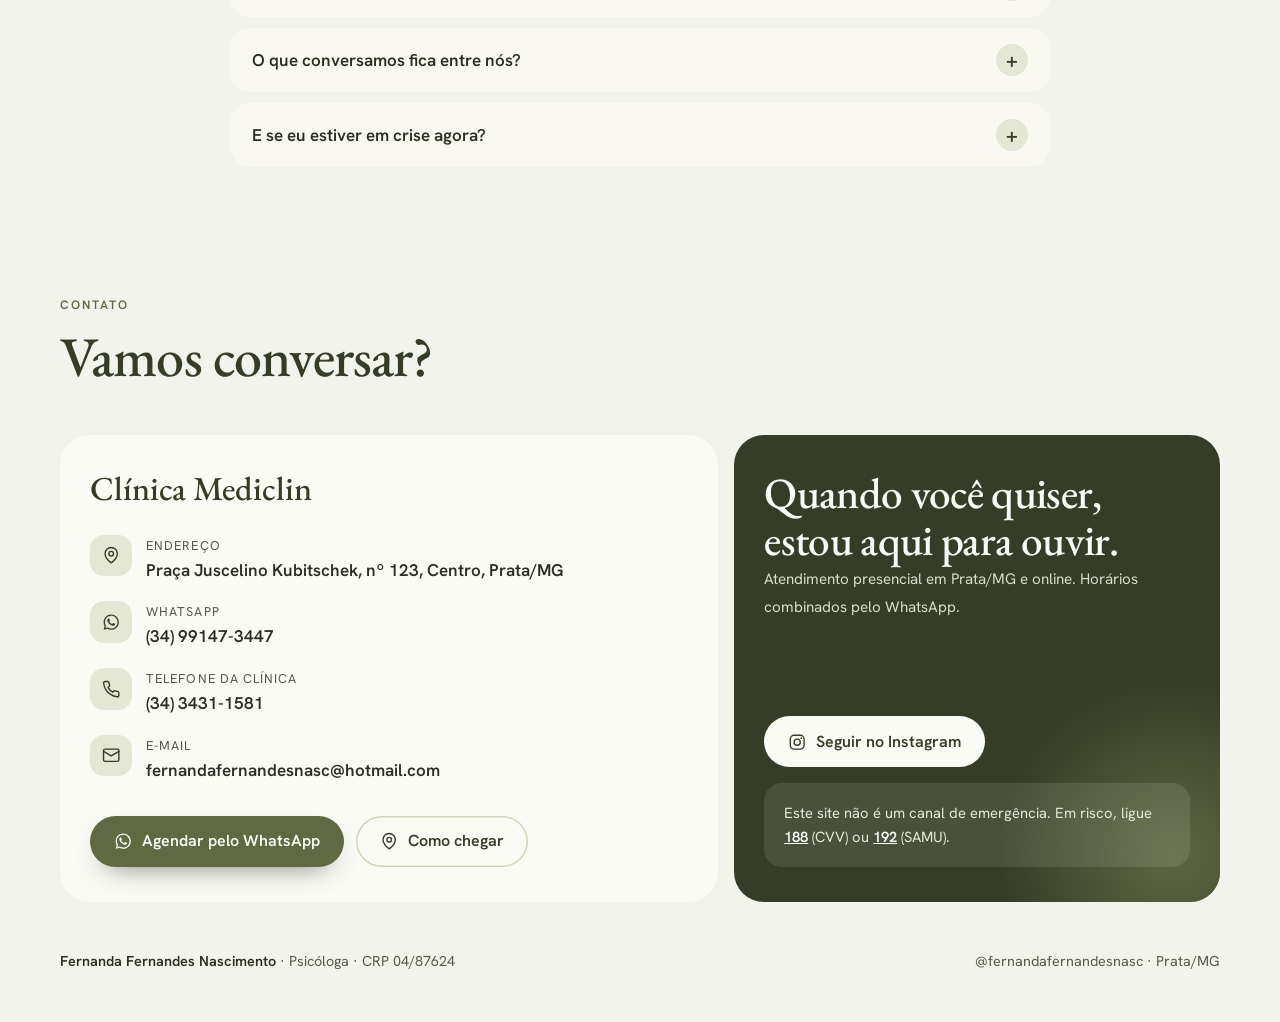
<file: fernanda-fernandes/index.html>
<!doctype html>
<html lang="pt-BR">
<head>
<meta charset="utf-8">
<meta name="viewport" content="width=device-width,initial-scale=1,viewport-fit=cover">
<meta name="robots" content="noindex,nofollow">
<title>Fernanda Fernandes | Psicóloga em Prata/MG e online</title>
<meta name="description" content="Psicoterapia com Fernanda Fernandes (CRP 04/87624) para ansiedade, luto e crises emocionais. Terapia Cognitivo-Comportamental na Clínica Mediclin, em Prata/MG, e online.">
<meta name="theme-color" content="#f2f3ea">
<meta property="og:title" content="Fernanda Fernandes | Psicóloga">
<meta property="og:description" content="Um lugar seguro para falar do que pesa. Atendimento presencial em Prata/MG e online.">
<meta property="og:type" content="website">
<meta property="og:locale" content="pt_BR">
<meta property="og:url" content="https://sitesaprovar.lincedigital.com.br/fernanda-fernandes/">
<meta property="og:image" content="https://sitesaprovar.lincedigital.com.br/fernanda-fernandes/img/og.jpg">
<meta name="twitter:card" content="summary_large_image">
<link rel="icon" href="img/monograma.webp" type="image/webp">
<link rel="preload" href="fonts/garamond-r.woff2" as="font" type="font/woff2" crossorigin>
<link rel="preload" href="fonts/hanken.woff2" as="font" type="font/woff2" crossorigin>
<link rel="preload" as="image" href="img/retrato-640.webp" imagesrcset="img/retrato-420.webp 420w, img/retrato-640.webp 648w" imagesizes="(min-width: 900px) 440px, 82vw" fetchpriority="high">
<style>
@font-face{font-family:"EBG";src:url(fonts/garamond-r.woff2) format("woff2");font-weight:500;font-style:normal;font-display:swap}
@font-face{font-family:"EBG";src:url(fonts/garamond-i.woff2) format("woff2");font-weight:500;font-style:italic;font-display:swap}
@font-face{font-family:"Hanken";src:url(fonts/hanken.woff2) format("woff2");font-weight:400 600;font-style:normal;font-display:swap}
:root{
  --canvas:#f2f3ea;--paper:#fbfbf6;--sage:#e3e7d3;--sage-2:#cfd6b9;
  --olive:#5f6a43;--olive-h:#4f5937;--deep:#353d26;--ink:#2a2f22;--ink-2:#565c4b;
  --warm:#efe6d6;
  --ease:cubic-bezier(.22,1,.36,1);--soft:cubic-bezier(.45,0,.2,1);
  --serif:"EBG",Georgia,serif;--sans:"Hanken",system-ui,-apple-system,"Segoe UI",sans-serif;
  --wrap:min(1160px,100% - 2.5rem)
}
*,*::before,*::after{box-sizing:border-box}
html{-webkit-text-size-adjust:100%;scroll-behavior:smooth;scroll-padding-top:5.5rem;overflow-x:hidden;overflow-x:clip}
body{margin:0;background:var(--canvas);color:var(--ink);font:400 1.0625rem/1.65 var(--sans);-webkit-font-smoothing:antialiased;overflow-x:hidden;overflow-x:clip}
img{display:block;max-width:100%;height:auto}
a{color:inherit}
h1,h2,h3,p{margin:0}
.wrap{width:var(--wrap);margin-inline:auto}
.serif{font-family:var(--serif);font-weight:500;letter-spacing:-.015em;line-height:1.08}
.kicker{font-size:.76rem;font-weight:600;letter-spacing:.16em;text-transform:uppercase;color:var(--olive)}
.h2{font-size:clamp(2.2rem,4.6vw,3.5rem);color:var(--deep);margin-top:.7rem}
.lead{color:var(--ink-2);font-size:1.125rem;max-width:52ch}
.sr{position:absolute;width:1px;height:1px;overflow:hidden;clip:rect(0 0 0 0);white-space:nowrap}
.skip{position:fixed;left:.75rem;top:-4rem;z-index:60;background:var(--paper);padding:.6rem 1rem;border-radius:99px;transition:top .3s var(--ease)}
.skip:focus{top:.75rem}
:focus-visible{outline:2.5px solid var(--olive);outline-offset:3px;border-radius:10px}
.dark :focus-visible{outline-color:var(--paper)}
.ambient{position:fixed;inset:-12%;z-index:-1;pointer-events:none;background:radial-gradient(40rem 32rem at 88% 6%,rgba(206,216,170,.55),transparent 70%),radial-gradient(34rem 28rem at 4% 58%,rgba(239,226,204,.6),transparent 70%);animation:drift 70s var(--soft) -20s infinite alternate}
@keyframes drift{to{transform:scale(1.08) translate3d(-3%,2%,0)}}

/* Botões */
.btn{display:inline-flex;align-items:center;justify-content:center;gap:.6rem;min-height:3.2rem;padding:0 1.5rem;border-radius:99px;font-weight:600;font-size:1rem;text-decoration:none;white-space:nowrap;cursor:pointer;border:0;font-family:inherit;transition:background-color .35s var(--ease),transform .35s var(--ease),box-shadow .35s var(--ease),color .35s var(--ease)}
.btn svg{width:1.15rem;height:1.15rem;flex:none}
.btn-p{background:var(--olive);color:#fbfbf6;box-shadow:0 12px 28px -16px rgba(53,61,38,.9)}
.btn-p:hover{background:var(--olive-h);transform:translateY(-2px)}
.btn-g{background:rgba(251,251,246,.7);color:var(--deep);box-shadow:inset 0 0 0 1.5px var(--sage-2)}
.btn-g:hover{background:var(--paper);transform:translateY(-2px)}
.btn-l{background:var(--paper);color:var(--deep)}
.btn-l:hover{background:#eef0e4;transform:translateY(-2px)}
.btn:active{transform:scale(.98)}

/* Topo */
.top{position:sticky;top:0;z-index:30;transition:background-color .4s var(--ease),box-shadow .4s var(--ease)}
.top.on{background:rgba(242,243,234,.86);backdrop-filter:blur(14px);-webkit-backdrop-filter:blur(14px);box-shadow:0 10px 30px -24px rgba(53,61,38,.6)}
.top .wrap{display:flex;align-items:center;justify-content:space-between;gap:1rem;min-height:4.5rem}
.brand{display:flex;align-items:center;gap:.7rem;text-decoration:none}
.brand img{width:46px;height:40px;mix-blend-mode:multiply}
.brand b{display:block;white-space:nowrap;font-family:var(--serif);font-weight:500;font-size:1.3rem;line-height:1;color:var(--deep)}
.brand small{display:block;font-size:.72rem;letter-spacing:.14em;text-transform:uppercase;color:var(--ink-2);margin-top:.2rem}
.nav{display:none;gap:1.6rem;font-size:.95rem}
.nav a{text-decoration:none;color:var(--ink-2);padding:.4rem 0;transition:color .3s var(--ease)}
.nav a:hover{color:var(--deep)}
.top .btn{min-height:2.75rem;padding:0 1.1rem;font-size:.92rem}
.top .btn span{display:none}
.top .btn{display:none}
@media(max-width:419px){.brand small{display:none}.brand b{font-size:1.25rem}}
@media(min-width:768px){.top .btn{display:inline-flex}}
@media(min-width:960px){.nav{display:flex}.top .btn span{display:inline}}

/* Hero */
.hero{padding:2rem 0 4rem}
.hero .wrap{display:grid;gap:3rem;align-items:center}
.hero h1{font-size:clamp(2.8rem,6.4vw,5rem);color:var(--deep);margin-top:1rem}
.hero h1 em{color:var(--olive)}
.hero .lead{margin-top:1.4rem}
.ctas{display:flex;flex-direction:column;gap:.75rem;margin-top:2rem}
@media(min-width:560px){.ctas{flex-direction:row;flex-wrap:wrap}}
.creds{display:flex;flex-wrap:wrap;gap:.5rem;margin:2rem 0 0;padding:0;list-style:none}
.creds li{display:flex;align-items:center;gap:.45rem;font-size:.88rem;padding:.45rem .85rem;border-radius:99px;background:rgba(251,251,246,.75);color:var(--deep)}
.creds svg{width:1rem;height:1rem;color:var(--olive)}
.arch-wrap{position:relative;isolation:isolate;width:min(100%,25rem);margin-inline:auto}
.arch{aspect-ratio:4/5;border-radius:999px 999px 28px 28px;overflow:hidden;background:var(--sage);box-shadow:0 40px 80px -40px rgba(53,61,38,.6)}
.arch img{width:100%;height:100%;object-fit:cover;object-position:50% 30%;animation:settle 1.6s var(--ease) both}
@keyframes settle{from{transform:scale(1.1);opacity:0}}
.halo{position:absolute;top:-10%;right:-16%;width:78%;aspect-ratio:1;border-radius:50%;background:radial-gradient(circle,rgba(200,210,160,.9),transparent 68%);z-index:-1;animation:breathe 9s var(--soft) -3s infinite alternate}
@keyframes breathe{to{transform:scale(1.14);opacity:.6}}
.badge{position:absolute;left:-.8rem;bottom:1.6rem;display:flex;align-items:center;gap:.7rem;padding:.75rem 1rem .75rem .8rem;border-radius:18px;background:rgba(251,251,246,.95);box-shadow:0 18px 40px -22px rgba(53,61,38,.7);font-size:.86rem;line-height:1.3;animation:rise 1s var(--ease) .7s both}
.badge img{width:38px;height:33px;mix-blend-mode:multiply}
.badge b{display:block;font-weight:600}
.rise{animation:rise .9s var(--ease) both}
@keyframes rise{from{opacity:0;transform:translateY(18px)}}
@media(min-width:900px){.hero{padding:3rem 0 6rem}.hero .wrap{grid-template-columns:1.1fr .9fr;gap:4.5rem}.arch-wrap{width:min(100%,27.5rem)}}

/* Atalhos */
.quick{display:grid;gap:.75rem;margin:0;padding:0;list-style:none}
@media(min-width:620px){.quick{grid-template-columns:1fr 1fr}}
@media(min-width:1000px){.quick{grid-template-columns:repeat(4,1fr)}}
.q{display:flex;align-items:center;gap:.9rem;height:100%;min-height:4.4rem;padding:.9rem 1.1rem;border-radius:20px;background:rgba(251,251,246,.8);box-shadow:inset 0 0 0 1px var(--sage);text-decoration:none;transition:transform .4s var(--ease),background-color .4s var(--ease),box-shadow .4s var(--ease)}
.q:hover{transform:translateY(-3px);background:var(--paper);box-shadow:inset 0 0 0 1px var(--sage-2),0 18px 36px -24px rgba(53,61,38,.55)}
.q i{display:grid;place-items:center;width:2.6rem;height:2.6rem;border-radius:14px;background:var(--sage);color:var(--deep);flex:none;transition:background-color .4s var(--ease),color .4s var(--ease)}
.q:hover i{background:var(--olive);color:var(--paper)}
.q svg{width:1.2rem;height:1.2rem}
.q b{display:block;font-weight:600;line-height:1.3}
.q small{display:block;font-size:.86rem;color:var(--ink-2);line-height:1.35}

section{padding-top:6rem}
@media(min-width:900px){section{padding-top:8rem}}

/* Áreas */
.care{display:grid;gap:1rem;margin-top:3rem}
@media(min-width:820px){.care{grid-template-columns:1fr 1fr}.care .feat{grid-column:1/-1;display:grid;grid-template-columns:auto 1fr auto;gap:2.5rem;align-items:center;padding:2.6rem 2.75rem}}
.card{position:relative;padding:2rem 1.75rem 2.2rem;border-radius:28px;background:var(--paper);overflow:hidden;isolation:isolate}
.card::before{content:"";position:absolute;right:-3rem;top:-3rem;width:11rem;height:11rem;border-radius:50%;background:radial-gradient(circle,var(--sage),transparent 70%);z-index:-1;transition:transform .9s var(--ease)}
.card:hover::before{transform:scale(1.4)}
.card .ic{display:grid;place-items:center;width:3rem;height:3rem;border-radius:50%;background:var(--sage);color:var(--deep)}
.card .ic svg{width:1.3rem;height:1.3rem}
.card h3{font-family:var(--serif);font-weight:500;font-size:2rem;line-height:1.08;margin-top:1.4rem;color:var(--deep)}
.card p{margin-top:.8rem;color:var(--ink-2);max-width:46ch}
.card ul{margin:1rem 0 0;padding:0;list-style:none;display:flex;flex-wrap:wrap;gap:.4rem}
.card li{font-size:.84rem;padding:.3rem .75rem;border-radius:99px;background:var(--canvas);color:var(--deep)}
.feat{background:var(--deep);color:#eef0e3}
.feat::before{background:radial-gradient(circle,rgba(95,106,67,.9),transparent 70%)}
.feat .ic{background:var(--olive);color:var(--paper)}
.feat h3{color:#fbfbf6}
.feat p{color:#d9dccb;max-width:60ch}
.feat .btn{margin-top:1.5rem}
@media(min-width:820px){.feat h3{margin-top:0}.feat .btn{margin-top:0}}

/* TCC */
.tcc{display:grid;gap:3rem;align-items:center}
@media(min-width:900px){.tcc{grid-template-columns:1fr 1fr;gap:5rem}}
.cycle{position:relative;width:min(100%,26rem);aspect-ratio:1;margin-inline:auto}
.cycle .orbit{position:absolute;inset:14%;border-radius:50%;background:radial-gradient(circle,rgba(207,214,185,.55),transparent 70%)}
.node{position:absolute;display:grid;place-items:center;text-align:center;width:42%;aspect-ratio:1;border-radius:50%;background:var(--paper);box-shadow:0 24px 50px -30px rgba(53,61,38,.55);padding:1rem;transition:transform .6s var(--ease),background-color .6s var(--ease),color .6s var(--ease)}
.node b{display:block;font-family:var(--serif);font-weight:500;font-size:clamp(1.4rem,4.4vw,1.8rem);line-height:1;color:var(--deep)}
.node small{display:block;font-size:.8rem;color:var(--ink-2);margin-top:.35rem;line-height:1.3}
.node.n1{left:29%;top:0}
.node.n2{right:0;bottom:6%}
.node.n3{left:0;bottom:6%}
.node.on{background:var(--olive);transform:scale(1.06)}
.node.on b,.node.on small{color:#fbfbf6}
.cycle .center{position:absolute;left:50%;top:56%;transform:translate(-50%,-50%);width:16%;aspect-ratio:1;mix-blend-mode:multiply;opacity:.9}
.quote{margin-top:2rem;padding:1.6rem 1.75rem;border-radius:24px;background:var(--warm)}
.quote p{font-family:var(--serif);font-size:1.6rem;line-height:1.2;color:var(--deep)}
.quote p em{color:var(--olive)}
.quote small{display:block;margin-top:.7rem;font-size:.85rem;color:var(--ink-2)}

/* Consultório */
.place{display:grid;gap:3rem;align-items:center}
@media(min-width:900px){.place{grid-template-columns:.9fr 1.1fr;gap:5rem}}
.photo{border-radius:28px;overflow:hidden;aspect-ratio:4/5;background:var(--sage);box-shadow:0 30px 60px -36px rgba(53,61,38,.6)}
.photo img{width:100%;height:100%;object-fit:cover}
.modes{display:grid;gap:1rem;margin-top:2rem}
@media(min-width:560px){.modes{grid-template-columns:1fr 1fr}}
.mode{padding:1.4rem 1.4rem 1.5rem;border-radius:22px;background:var(--paper)}
.mode b{display:flex;align-items:center;gap:.55rem;font-weight:600}
.mode b svg{width:1.15rem;height:1.15rem;color:var(--olive)}
.mode p{margin-top:.5rem;font-size:.95rem;color:var(--ink-2)}

/* Passos */
.steps{display:grid;gap:3rem}
@media(min-width:900px){.steps{grid-template-columns:.8fr 1.2fr;gap:5rem}}
.steps ol{margin:0;padding:0;list-style:none;display:grid;gap:2.2rem}
.steps li{display:grid;grid-template-columns:3.4rem 1fr;gap:1.2rem}
.steps .num{font-family:var(--serif);font-style:italic;font-size:3.4rem;line-height:.9;color:var(--olive)}
.steps h3{font-size:1.2rem;font-weight:600}
.steps p{margin-top:.4rem;color:var(--ink-2);max-width:48ch}

/* Respiração */
.dark{background:var(--deep);color:#fbfbf6;padding:5.5rem 0;margin-top:6rem}
@media(min-width:900px){.dark{padding:7rem 0;margin-top:8rem}}
.dark + section{padding-top:6rem}
.breathe{display:grid;gap:3rem;align-items:center}
@media(min-width:900px){.breathe{grid-template-columns:1fr 1fr}}
.dark .kicker{color:#cbd5a8}
.dark .h2{color:#fbfbf6}
.dark .lead{color:#d9dccb}
.stage{position:relative;display:grid;place-items:center;width:min(19rem,76vw);aspect-ratio:1;margin-inline:auto}
.glow,.core{position:absolute;border-radius:50%;will-change:transform}
.glow{inset:0;background:radial-gradient(circle,rgba(170,184,128,.55),transparent 66%);transform:scale(.62)}
.core{inset:18%;background:radial-gradient(circle at 38% 32%,#8a966a,var(--olive) 55%,#3f4830);box-shadow:0 30px 60px -30px rgba(10,14,6,.9);transform:scale(.62)}
.stage[data-phase=idle] .core{animation:idle 5s var(--soft) infinite alternate}
@keyframes idle{to{transform:scale(.7)}}
.stage:is([data-phase=in],[data-phase=hold],[data-phase=done]) .core{transform:scale(1)}
.stage:is([data-phase=in],[data-phase=hold],[data-phase=done]) .glow{transform:scale(1.12)}
.stage[data-phase=in] :is(.core,.glow){transition:transform 4s var(--soft)}
.stage[data-phase=out] :is(.core,.glow){transition:transform 6s var(--soft)}
.stage[data-phase=done] :is(.core,.glow){transition:transform 1.4s var(--ease)}
.blabel{position:relative;z-index:1;text-align:center;font-family:var(--serif);font-size:1.75rem;line-height:1.1;padding-inline:1rem}
.blabel small{display:block;margin-top:.35rem;font-family:var(--sans);font-size:.8rem;letter-spacing:.08em;opacity:.85}
.brow{display:flex;flex-wrap:wrap;gap:.75rem;margin-top:2rem}
.linkbtn{color:#fbfbf6;text-decoration:underline;text-underline-offset:4px;padding:0 .5rem}

/* Sobre */
.about{display:grid;gap:3rem;align-items:center}
@media(min-width:900px){.about{grid-template-columns:.85fr 1.15fr;gap:5rem}}
.about .photo{border-radius:999px 999px 28px 28px;width:min(100%,24rem);margin-inline:auto}
.sign{display:flex;align-items:center;gap:1rem;margin-top:2rem}
.sign img{width:72px;height:62px;mix-blend-mode:multiply}
.sign b{display:block;font-family:var(--serif);font-weight:500;font-size:1.45rem;line-height:1.05;color:var(--deep)}
.sign small{font-size:.86rem;color:var(--ink-2)}
.tags{display:flex;flex-wrap:wrap;gap:.45rem;margin:1.75rem 0 0;padding:0;list-style:none}
.tags li{font-size:.88rem;font-weight:500;padding:.45rem .95rem;border-radius:99px;background:var(--paper);color:var(--deep)}

/* Pense comigo */
.posts{display:grid;gap:1rem;margin-top:3rem}
@media(min-width:680px){.posts{grid-template-columns:1fr 1fr}.post{min-height:15rem}}
@media(min-width:1020px){.posts{grid-template-columns:repeat(3,1fr)}}
.post{display:flex;flex-direction:column;justify-content:space-between;gap:1.4rem;padding:1.75rem;border-radius:26px;background:var(--paper);text-decoration:none;transition:transform .45s var(--ease),box-shadow .45s var(--ease),background-color .45s var(--ease)}
.post:hover{transform:translateY(-4px);box-shadow:0 26px 50px -32px rgba(53,61,38,.6)}
.post .tag{font-size:.74rem;font-weight:600;letter-spacing:.14em;text-transform:uppercase;color:var(--olive)}
.post blockquote{margin:.9rem 0 0;font-family:var(--serif);font-weight:500;font-size:1.65rem;line-height:1.15;color:var(--deep)}
.post .more{display:flex;align-items:center;gap:.5rem;font-size:.9rem;font-weight:600;color:var(--deep)}
.post .more svg{width:1rem;height:1rem;transition:transform .45s var(--ease)}
.post:hover .more svg{transform:translateX(4px)}
.post.alt{background:var(--sage)}
.post.alt2{background:var(--warm)}

/* FAQ */
.faq{width:min(820px,100% - 2.5rem);margin-inline:auto}
.faq .list{display:grid;gap:.7rem;margin-top:2.5rem}
details{border-radius:20px;background:rgba(251,251,246,.72);transition:background-color .4s var(--ease)}
details[open]{background:var(--paper)}
summary{display:flex;align-items:center;justify-content:space-between;gap:1rem;min-height:3.8rem;padding:1rem 1.35rem;cursor:pointer;list-style:none;font-weight:600}
summary::-webkit-details-marker{display:none}
summary i{flex:none;display:grid;place-items:center;width:2rem;height:2rem;border-radius:50%;background:var(--sage);color:var(--deep);font-style:normal;font-size:1.3rem;line-height:1;transition:transform .45s var(--ease)}
details[open] summary i{transform:rotate(45deg)}
details p{padding:0 1.35rem 1.3rem;color:var(--ink-2);max-width:64ch}
details a{color:var(--deep);font-weight:600}

/* Contato */
.contact{display:grid;gap:1rem;margin-top:3rem}
@media(min-width:900px){.contact{grid-template-columns:1.15fr .85fr}}
.panel{padding:2.2rem 1.9rem;border-radius:30px;background:var(--paper)}
.panel h3{font-family:var(--serif);font-weight:500;font-size:2.1rem;line-height:1.08;color:var(--deep)}
.rows{display:grid;gap:1.1rem;margin:1.75rem 0 0;padding:0;list-style:none}
.rows li{display:grid;grid-template-columns:2.6rem 1fr;gap:.9rem;align-items:start}
.rows i{display:grid;place-items:center;width:2.6rem;height:2.6rem;border-radius:14px;background:var(--sage);color:var(--deep)}
.rows svg{width:1.15rem;height:1.15rem}
.rows small{display:block;font-size:.8rem;letter-spacing:.08em;text-transform:uppercase;color:var(--ink-2)}
.rows a,.rows span{font-weight:600;text-decoration:none;overflow-wrap:anywhere}
.rows a:hover{text-decoration:underline;text-underline-offset:3px}
.panel .ctas{margin-top:2rem}
.closing{display:flex;flex-direction:column;justify-content:space-between;gap:2rem;padding:2.2rem 1.9rem;border-radius:30px;background:var(--deep);color:#fbfbf6;position:relative;overflow:hidden;isolation:isolate}
.closing::before{content:"";position:absolute;width:22rem;height:22rem;right:-8rem;bottom:-8rem;border-radius:50%;background:radial-gradient(circle,rgba(95,106,67,.95),transparent 70%);z-index:-1;animation:breathe 10s var(--soft) -4s infinite alternate}
.closing p.serif{font-size:clamp(2rem,4vw,2.7rem);line-height:1.08}
.closing small{color:#d9dccb;font-size:.95rem}
.sos{margin-top:1rem;padding:1.1rem 1.25rem;border-radius:18px;background:rgba(251,251,246,.1);font-size:.92rem;color:#e5e8d8}
.sos a{color:#fbfbf6;font-weight:600}

footer{padding:3rem 0 7rem;font-size:.9rem;color:var(--ink-2)}
footer .wrap{display:flex;flex-direction:column;gap:.6rem;align-items:center;text-align:center}
footer b{color:var(--ink);font-weight:600}
footer a{text-decoration:none}
footer a:hover{text-decoration:underline}
@media(min-width:768px){footer{padding-bottom:3rem}footer .wrap{flex-direction:row;justify-content:space-between;text-align:left}}

/* Barra fixa no celular */
.sticky{position:fixed;left:.75rem;right:.75rem;bottom:calc(.75rem + env(safe-area-inset-bottom));z-index:40;transform:translateY(150%);transition:transform .55s var(--ease)}
.sticky.show{transform:none}
.sticky .btn{width:100%;box-shadow:0 18px 40px -14px rgba(20,24,12,.75)}
@media(min-width:768px){.sticky{display:none}}

/* Entradas */
.js .rv>*{opacity:0;transform:translateY(22px);transition:opacity .9s var(--ease),transform .9s var(--ease)}
.js .rv.in>*{opacity:1;transform:none}
.js .rv.in>:nth-child(2){transition-delay:.08s}.js .rv.in>:nth-child(3){transition-delay:.16s}.js .rv.in>:nth-child(4){transition-delay:.24s}.js .rv.in>:nth-child(5){transition-delay:.32s}.js .rv.in>:nth-child(6){transition-delay:.4s}
.js .rv.done>:nth-child(n){transition-delay:0s}
body.paused *,body.paused *::before,body.paused *::after{animation-play-state:paused!important}
@media(pointer:coarse){.btn,.q,summary{min-height:44px}}
@media(prefers-reduced-motion:reduce){html{scroll-behavior:auto}*,*::before,*::after{animation:none!important;transition:none!important;transition-delay:0s!important}.js .rv>*{opacity:1;transform:none}}
</style>
</head>
<body>
<svg width="0" height="0" style="position:absolute" aria-hidden="true">
  <symbol id="i-wa" viewBox="0 0 24 24"><path fill="currentColor" d="M12.04 2C6.58 2 2.13 6.45 2.13 11.91c0 1.75.46 3.45 1.32 4.95L2.05 22l5.25-1.38a9.9 9.9 0 0 0 4.74 1.21h.01c5.46 0 9.91-4.45 9.91-9.91 0-2.65-1.03-5.14-2.9-7.01A9.82 9.82 0 0 0 12.04 2Zm0 18.15h-.01a8.23 8.23 0 0 1-4.2-1.15l-.3-.18-3.12.82.83-3.04-.2-.31a8.2 8.2 0 0 1-1.26-4.38c0-4.54 3.7-8.23 8.25-8.23 2.2 0 4.27.86 5.82 2.42a8.18 8.18 0 0 1 2.41 5.83c0 4.54-3.7 8.22-8.22 8.22Zm4.52-6.16c-.25-.12-1.47-.72-1.69-.81-.23-.08-.39-.12-.56.12-.17.25-.64.81-.78.97-.14.17-.29.19-.54.06-.25-.12-1.05-.39-1.99-1.23-.74-.66-1.23-1.47-1.38-1.72-.14-.25-.02-.38.11-.51.11-.11.25-.29.37-.43.12-.15.17-.25.25-.41.08-.17.04-.31-.02-.43-.06-.12-.56-1.34-.76-1.84-.2-.48-.41-.42-.56-.43h-.48c-.17 0-.43.06-.66.31-.22.25-.86.85-.86 2.07 0 1.22.89 2.4 1.01 2.56.12.17 1.75 2.67 4.23 3.74.59.26 1.05.41 1.41.52.59.19 1.13.16 1.56.1.48-.07 1.47-.6 1.67-1.18.21-.58.21-1.07.14-1.18-.06-.1-.22-.16-.47-.28Z"/></symbol>
  <symbol id="i-ig" viewBox="0 0 24 24"><g fill="none" stroke="currentColor" stroke-width="1.8"><rect x="3" y="3" width="18" height="18" rx="5"/><circle cx="12" cy="12" r="4"/></g><circle cx="17.3" cy="6.7" r="1.1" fill="currentColor"/></symbol>
  <symbol id="i-pin" viewBox="0 0 24 24"><g fill="none" stroke="currentColor" stroke-width="1.8" stroke-linecap="round" stroke-linejoin="round"><path d="M20 10c0 6-8 12-8 12S4 16 4 10a8 8 0 0 1 16 0Z"/><circle cx="12" cy="10" r="3"/></g></symbol>
  <symbol id="i-video" viewBox="0 0 24 24"><g fill="none" stroke="currentColor" stroke-width="1.8" stroke-linecap="round" stroke-linejoin="round"><path d="m16 13 5.2 3.1a.5.5 0 0 0 .8-.4V8.3a.5.5 0 0 0-.8-.4L16 11"/><rect x="2" y="6" width="14" height="12" rx="2"/></g></symbol>
  <symbol id="i-phone" viewBox="0 0 24 24"><path fill="none" stroke="currentColor" stroke-width="1.8" stroke-linecap="round" stroke-linejoin="round" d="M22 16.9v3a2 2 0 0 1-2.2 2 19.8 19.8 0 0 1-8.6-3.1 19.5 19.5 0 0 1-6-6A19.8 19.8 0 0 1 2.1 4.2 2 2 0 0 1 4.1 2h3a2 2 0 0 1 2 1.7c.1 1 .4 1.9.7 2.8a2 2 0 0 1-.5 2.1L8 9.9a16 16 0 0 0 6 6l1.3-1.3a2 2 0 0 1 2.1-.4c.9.3 1.8.6 2.8.7a2 2 0 0 1 1.7 2Z"/></symbol>
  <symbol id="i-mail" viewBox="0 0 24 24"><g fill="none" stroke="currentColor" stroke-width="1.8" stroke-linecap="round" stroke-linejoin="round"><rect x="2" y="4" width="20" height="16" rx="2"/><path d="m22 7-10 6L2 7"/></g></symbol>
  <symbol id="i-cloud" viewBox="0 0 24 24"><g fill="none" stroke="currentColor" stroke-width="1.8" stroke-linecap="round" stroke-linejoin="round"><path d="M4 14.9A7 7 0 1 1 15.7 8h1.8a4.5 4.5 0 0 1 2.5 8.2"/><path d="M16 14v6M8 14v6M12 16v6"/></g></symbol>
  <symbol id="i-heart" viewBox="0 0 24 24"><path fill="none" stroke="currentColor" stroke-width="1.8" stroke-linecap="round" stroke-linejoin="round" d="M19 14c1.5-1.5 3-3.2 3-5.5A5.5 5.5 0 0 0 16.5 3c-1.8 0-3 .5-4.5 2-1.5-1.5-2.7-2-4.5-2A5.5 5.5 0 0 0 2 8.5c0 2.3 1.5 4 3 5.5l7 7Z"/></symbol>
  <symbol id="i-buoy" viewBox="0 0 24 24"><g fill="none" stroke="currentColor" stroke-width="1.8" stroke-linecap="round"><circle cx="12" cy="12" r="10"/><circle cx="12" cy="12" r="4"/><path d="m4.9 4.9 4.3 4.3M14.8 14.8l4.3 4.3M14.8 9.2l4.3-4.3M4.9 19.1l4.3-4.3"/></g></symbol>
  <symbol id="i-arrow" viewBox="0 0 24 24"><path fill="none" stroke="currentColor" stroke-width="2" stroke-linecap="round" stroke-linejoin="round" d="M5 12h14M13 6l6 6-6 6"/></symbol>
  <symbol id="i-shield" viewBox="0 0 24 24"><path fill="none" stroke="currentColor" stroke-width="1.8" stroke-linecap="round" stroke-linejoin="round" d="M12 22s8-3.5 8-10V5l-8-3-8 3v7c0 6.5 8 10 8 10Z"/></symbol>
  <symbol id="i-leaf" viewBox="0 0 24 24"><g fill="none" stroke="currentColor" stroke-width="1.8" stroke-linecap="round" stroke-linejoin="round"><path d="M11 20A7 7 0 0 1 9.8 6.1C15.5 5 17 4.5 19 2c1 2 2 4.2 2 8 0 5.5-4.8 10-10 10Z"/><path d="M2 21c0-3 1.9-5.4 5.2-6"/></g></symbol>
</svg>

<a class="skip" href="#main">Pular para o conteúdo</a>
<div class="ambient" aria-hidden="true"></div>

<header class="top" id="top">
  <div class="wrap">
    <a class="brand" href="#main" aria-label="Fernanda Fernandes, início">
      <img src="img/monograma.webp" alt="" width="46" height="40">
      <span><b>Fernanda Fernandes</b><small>Psicóloga · CRP 04/87624</small></span>
    </a>
    <nav class="nav" aria-label="Seções">
      <a href="#atendimento">Atendimento</a>
      <a href="#consultorio">Consultório</a>
      <a href="#sobre">Sobre</a>
      <a href="#pense-comigo">Pense comigo</a>
      <a href="#contato">Contato</a>
    </nav>
    <a class="btn btn-p" data-ev="whatsapp" href="https://wa.me/5534991473447?text=Ol%C3%A1%2C%20Fernanda!%20Vim%20pelo%20seu%20site%20e%20gostaria%20de%20agendar%20uma%20consulta." target="_blank" rel="noopener"><svg aria-hidden="true"><use href="#i-wa"/></svg>Agendar<span>&nbsp;consulta</span></a>
  </div>
</header>

<main id="main" tabindex="-1">
  <div class="hero">
    <div class="wrap">
      <div>
        <p class="kicker rise">Psicoterapia em Prata/MG e online</p>
        <h1 class="serif rise" style="animation-delay:.08s">Um lugar seguro para falar do que <em>pesa.</em></h1>
        <p class="lead rise" style="animation-delay:.16s">Sou Fernanda Fernandes, psicóloga. Acompanho pessoas em momentos de ansiedade, luto e crise emocional, com a Terapia Cognitivo-Comportamental e escuta sem julgamento.</p>
        <div class="ctas rise" style="animation-delay:.24s">
          <a class="btn btn-p" data-ev="whatsapp" href="https://wa.me/5534991473447?text=Ol%C3%A1%2C%20Fernanda!%20Vim%20pelo%20seu%20site%20e%20gostaria%20de%20agendar%20uma%20consulta." target="_blank" rel="noopener"><svg aria-hidden="true"><use href="#i-wa"/></svg>Agendar pelo WhatsApp</a>
          <a class="btn btn-g" href="#atendimento">Como posso ajudar</a>
        </div>
        <ul class="creds rise" style="animation-delay:.32s" aria-label="Credenciais">
          <li><svg aria-hidden="true"><use href="#i-shield"/></svg>CRP 04/87624</li>
          <li><svg aria-hidden="true"><use href="#i-leaf"/></svg>Terapia Cognitivo-Comportamental</li>
          <li><svg aria-hidden="true"><use href="#i-pin"/></svg>Clínica Mediclin, Centro</li>
          <li><svg aria-hidden="true"><use href="#i-video"/></svg>Online</li>
        </ul>
      </div>
      <div class="arch-wrap rise">
        <div class="halo" aria-hidden="true"></div>
        <div class="arch">
          <img src="img/retrato-640.webp" srcset="img/retrato-420.webp 420w, img/retrato-640.webp 648w" sizes="(min-width: 900px) 440px, 82vw" width="648" height="810" alt="Retrato da psicóloga Fernanda Fernandes" fetchpriority="high">
        </div>
        <div class="badge">
          <img src="img/monograma.webp" alt="" width="38" height="33">
          <span><b>Presencial e online</b>Agenda pelo WhatsApp</span>
        </div>
      </div>
    </div>
  </div>

  <div class="wrap">
    <ul class="quick rv" aria-label="Atalhos">
      <li><a class="q" data-ev="whatsapp" href="https://wa.me/5534991473447?text=Ol%C3%A1%2C%20Fernanda!%20Vim%20pelo%20seu%20site%20e%20gostaria%20de%20agendar%20uma%20consulta." target="_blank" rel="noopener"><i><svg aria-hidden="true"><use href="#i-wa"/></svg></i><span><b>Agendar consulta</b><small>(34) 99147-3447</small></span></a></li>
      <li><a class="q" data-ev="whatsapp" href="https://wa.me/5534991473447?text=Ol%C3%A1%2C%20Fernanda!%20Tenho%20interesse%20no%20atendimento%20online." target="_blank" rel="noopener"><i><svg aria-hidden="true"><use href="#i-video"/></svg></i><span><b>Terapia online</b><small>Por videochamada, de onde você estiver</small></span></a></li>
      <li><a class="q" data-ev="rota" href="https://www.google.com/maps/search/?api=1&amp;query=Cl%C3%ADnica%20Mediclin%2C%20Pra%C3%A7a%20Juscelino%20Kubitschek%20123%2C%20Prata%20MG" target="_blank" rel="noopener"><i><svg aria-hidden="true"><use href="#i-pin"/></svg></i><span><b>Como chegar</b><small>Clínica Mediclin, Centro de Prata/MG</small></span></a></li>
      <li><a class="q" data-ev="instagram" href="https://www.instagram.com/fernandafernandesnasc/" target="_blank" rel="noopener"><i><svg aria-hidden="true"><use href="#i-ig"/></svg></i><span><b>Instagram</b><small>@fernandafernandesnasc</small></span></a></li>
    </ul>
  </div>

  <section id="atendimento">
    <div class="wrap">
      <div class="rv">
        <p class="kicker">Como posso ajudar</p>
        <h2 class="serif h2">Cada pessoa chega com uma história. A terapia começa por ela.</h2>
      </div>
      <div class="care rv">
        <article class="card">
          <span class="ic"><svg aria-hidden="true"><use href="#i-cloud"/></svg></span>
          <h3>Ansiedade e desafios emocionais</h3>
          <p>Entender o que você sente, pensa e faz quando a ansiedade aperta, e construir recursos práticos para atravessar os dias difíceis.</p>
          <ul><li>Ansiedade</li><li>Estresse</li><li>Autoconhecimento</li></ul>
        </article>
        <article class="card">
          <span class="ic"><svg aria-hidden="true"><use href="#i-heart"/></svg></span>
          <h3>Luto e perdas</h3>
          <p>Luto vai muito além da morte. Acontece sempre que precisamos nos despedir de algo ou alguém que tinha um lugar importante na nossa vida.</p>
          <ul><li>Perda de alguém</li><li>Fim de relação</li><li>Mudanças</li></ul>
        </article>
        <article class="card feat">
          <span class="ic"><svg aria-hidden="true"><use href="#i-buoy"/></svg></span>
          <div>
            <h3>Crises emocionais</h3>
            <p>Avaliação, acolhimento e manejo clínico de situações de crise, incluindo sofrimento intenso e pensamentos suicidas. Pensamentos suicidas são um sinal de dor, não de fraqueza, e falar sobre eles é o primeiro passo.</p>
          </div>
          <a class="btn btn-l" data-ev="whatsapp" href="https://wa.me/5534991473447?text=Ol%C3%A1%2C%20Fernanda!%20Vim%20pelo%20seu%20site%20e%20preciso%20conversar." target="_blank" rel="noopener">Conversar agora<svg aria-hidden="true"><use href="#i-arrow"/></svg></a>
        </article>
      </div>
    </div>
  </section>

  <section id="tcc">
    <div class="wrap tcc">
      <div class="rv">
        <p class="kicker">A abordagem</p>
        <h2 class="serif h2">O que você pensa muda o que você sente. E o que você sente muda o que você faz.</h2>
        <p class="lead" style="margin-top:1.4rem">A Terapia Cognitivo-Comportamental trabalha essa ligação. Na terapia você aprende a reconhecer seus pensamentos, respeitar seus limites e responder às situações de um jeito que faça sentido para você. Somo a ela práticas contextuais, sempre respeitando a sua história.</p>
        <div class="quote">
          <p>“Cuidar da mente não é uma opção para depois. <em>É uma necessidade de agora.”</em></p>
          <small>Fernanda Fernandes, no Instagram</small>
        </div>
      </div>
      <div class="cycle" aria-label="Pensamentos influenciam emoções, que influenciam atitudes" role="img">
        <div class="orbit"></div>
        <img class="center" src="img/monograma.webp" alt="" width="120" height="104" loading="lazy">
        <div class="node n1 on" aria-hidden="true"><span><b>Pensamentos</b><small>o que passa na cabeça</small></span></div>
        <div class="node n2" aria-hidden="true"><span><b>Emoções</b><small>o que o corpo sente</small></span></div>
        <div class="node n3" aria-hidden="true"><span><b>Atitudes</b><small>o que você faz</small></span></div>
      </div>
    </div>
  </section>

  <section id="consultorio">
    <div class="wrap place">
      <div class="photo rv"><img src="img/consultorio.webp" width="480" height="600" alt="Fernanda Fernandes no consultório" loading="lazy"></div>
      <div class="rv">
        <p class="kicker">Onde atendo</p>
        <h2 class="serif h2">No consultório em Prata ou de onde você estiver.</h2>
        <p class="lead" style="margin-top:1.4rem">Você escolhe o formato que cabe na sua rotina. O cuidado e o sigilo são os mesmos nos dois.</p>
        <div class="modes">
          <div class="mode"><b><svg aria-hidden="true"><use href="#i-pin"/></svg>Presencial</b><p>Clínica Mediclin, Praça Juscelino Kubitschek, nº 123, Centro, Prata/MG.</p></div>
          <div class="mode"><b><svg aria-hidden="true"><use href="#i-video"/></svg>Online</b><p>Por videochamada. Basta um lugar reservado e uma conexão estável.</p></div>
        </div>
      </div>
    </div>
  </section>

  <section>
    <div class="wrap steps">
      <div class="rv">
        <p class="kicker">Como começar</p>
        <h2 class="serif h2">Dar o primeiro passo é mais simples do que parece.</h2>
      </div>
      <ol class="rv">
        <li><span class="num" aria-hidden="true">1</span><div><h3>Você manda uma mensagem</h3><p>Pelo WhatsApp ou pelo telefone da clínica, do jeito que conseguir. Pode ser só um oi.</p></div></li>
        <li><span class="num" aria-hidden="true">2</span><div><h3>A gente combina formato e horário</h3><p>Presencial na Clínica Mediclin ou online por videochamada.</p></div></li>
        <li><span class="num" aria-hidden="true">3</span><div><h3>Primeira sessão</h3><p>Você conta o que te trouxe, sem pressa e sem resposta certa. A partir dela definimos os próximos passos.</p></div></li>
      </ol>
    </div>
  </section>

  <div class="dark" id="respire">
    <div class="wrap breathe">
      <div class="rv">
        <p class="kicker">Uma pausa antes de seguir</p>
        <h2 class="serif h2">Um minuto para o seu corpo desacelerar.</h2>
        <p class="lead" style="margin-top:1.3rem">Três respirações guiadas: inspire em 4 tempos, segure em 2, solte em 6. Soltar o ar mais devagar do que puxou avisa o corpo de que ele pode baixar a guarda.</p>
        <div class="brow"><button type="button" class="btn btn-l" id="bstart" aria-describedby="bstatus">Começar</button></div>
      </div>
      <div class="stage" data-phase="idle">
        <div class="glow" aria-hidden="true"></div>
        <div class="core" aria-hidden="true"></div>
        <p class="blabel" id="bstatus" aria-live="polite">Respire comigo</p>
      </div>
    </div>
  </div>

  <section id="sobre">
    <div class="wrap about">
      <div class="photo rv"><img src="img/fernanda.webp" width="500" height="625" alt="Fernanda Fernandes, psicóloga" loading="lazy"></div>
      <div class="rv">
        <p class="kicker">Sobre mim</p>
        <h2 class="serif h2">Escuta qualificada, ciência e respeito à sua história.</h2>
        <p class="lead" style="margin-top:1.4rem">Sou Fernanda Fernandes Nascimento, psicóloga registrada no CRP 04/87624. Trabalho com a Terapia Cognitivo-Comportamental e práticas contextuais, com foco em ansiedade, luto e manejo de crises suicidas.</p>
        <p class="lead" style="margin-top:1rem">Acredito que falar exige coragem, e que terapia não é só para quem está no limite: é para quem quer se conhecer e viver com mais leveza. No consultório não existe roteiro pronto. O ritmo é o seu.</p>
        <ul class="tags" aria-label="Áreas">
          <li>TCC</li><li>Práticas contextuais</li><li>Luto</li><li>Manejo de crises suicidas</li><li>Ansiedade</li>
        </ul>
        <div class="sign">
          <img src="img/monograma.webp" alt="" width="72" height="62" loading="lazy">
          <span><b>Fernanda Fernandes</b><small>Psicóloga · CRP 04/87624</small></span>
        </div>
      </div>
    </div>
  </section>

  <section id="pense-comigo">
    <div class="wrap">
      <div class="rv">
        <p class="kicker">Pense comigo</p>
        <h2 class="serif h2">Conversas sobre saúde mental no Instagram.</h2>
      </div>
      <div class="posts rv">
        <a class="post" data-ev="instagram" href="https://www.instagram.com/p/DgDKnIiBkvs/" target="_blank" rel="noopener"><span><span class="tag">Luto</span><blockquote>Não é o tempo que cura. É o que você faz com ele.</blockquote></span><span class="more">Ver no Instagram<svg aria-hidden="true"><use href="#i-arrow"/></svg></span></a>
        <a class="post alt" data-ev="instagram" href="https://www.instagram.com/p/DfphuPeBMKY/" target="_blank" rel="noopener"><span><span class="tag">Ansiedade</span><blockquote>Vamos falar da ansiedade?</blockquote></span><span class="more">Assistir<svg aria-hidden="true"><use href="#i-arrow"/></svg></span></a>
        <a class="post alt2" data-ev="instagram" href="https://www.instagram.com/p/DfUz4GyB6ye/" target="_blank" rel="noopener"><span><span class="tag">Terapia</span><blockquote>Terapia não é coisa de “doido”. Os benefícios de cuidar da mente.</blockquote></span><span class="more">Assistir<svg aria-hidden="true"><use href="#i-arrow"/></svg></span></a>
        <a class="post alt2" data-ev="instagram" href="https://www.instagram.com/p/DeWhha0laou/" target="_blank" rel="noopener"><span><span class="tag">Crises</span><blockquote>Quando os pensamentos suicidas aparecem, também precisamos falar sobre isso.</blockquote></span><span class="more">Ver no Instagram<svg aria-hidden="true"><use href="#i-arrow"/></svg></span></a>
        <a class="post" data-ev="instagram" href="https://www.instagram.com/p/DdbyC78h8jH/" target="_blank" rel="noopener"><span><span class="tag">TCC</span><blockquote>Se conhecer é o começo. Como funciona a Terapia Cognitivo-Comportamental.</blockquote></span><span class="more">Assistir<svg aria-hidden="true"><use href="#i-arrow"/></svg></span></a>
        <a class="post alt" data-ev="instagram" href="https://www.instagram.com/p/Desq5R1lRp-/" target="_blank" rel="noopener"><span><span class="tag">Coragem</span><blockquote>Falar exige coragem. E falar é libertador.</blockquote></span><span class="more">Ver no Instagram<svg aria-hidden="true"><use href="#i-arrow"/></svg></span></a>
      </div>
    </div>
  </section>

  <section id="duvidas">
    <div class="faq">
      <div class="rv" style="text-align:center">
        <p class="kicker">Dúvidas comuns</p>
        <h2 class="serif h2">Antes de marcar</h2>
      </div>
      <div class="list rv">
        <details><summary>Você atende online?<i aria-hidden="true">+</i></summary><p>Sim. As sessões online acontecem por videochamada, com o mesmo cuidado e sigilo do atendimento presencial. Basta ter um lugar reservado e conexão estável.</p></details>
        <details><summary>Onde fica o consultório?<i aria-hidden="true">+</i></summary><p>Na Clínica Mediclin, Praça Juscelino Kubitschek, nº 123, Centro, Prata/MG. <a data-ev="rota" href="https://www.google.com/maps/search/?api=1&amp;query=Cl%C3%ADnica%20Mediclin%2C%20Pra%C3%A7a%20Juscelino%20Kubitschek%20123%2C%20Prata%20MG" target="_blank" rel="noopener">Abrir no mapa</a>.</p></details>
        <details><summary>Como é a primeira sessão?<i aria-hidden="true">+</i></summary><p>É uma conversa para você contar o que te trouxe. Não precisa preparar nada nem saber explicar direito. A partir dela a gente entende o que você precisa e combina como seguir.</p></details>
        <details><summary>Quanto custa e como funciona o pagamento?<i aria-hidden="true">+</i></summary><p>Valores, horários disponíveis e formas de pagamento são passados pelo WhatsApp ou pelo telefone da clínica. Perguntar não gera compromisso.</p></details>
        <details><summary>O que conversamos fica entre nós?<i aria-hidden="true">+</i></summary><p>Sim. O sigilo é um dever ético da psicologia, previsto no Código de Ética Profissional do Psicólogo.</p></details>
        <details><summary>E se eu estiver em crise agora?<i aria-hidden="true">+</i></summary><p>Se existe risco à sua vida neste momento, não espere pelo agendamento: ligue <a href="tel:188">188</a> (CVV, gratuito, 24 horas) ou <a href="tel:192">192</a> (SAMU), ou vá ao pronto atendimento mais próximo. Depois, quando puder, me chame para continuarmos o cuidado.</p></details>
      </div>
    </div>
  </section>

  <section id="contato">
    <div class="wrap">
      <div class="rv">
        <p class="kicker">Contato</p>
        <h2 class="serif h2">Vamos conversar?</h2>
      </div>
      <div class="contact rv">
        <div class="panel">
          <h3>Clínica Mediclin</h3>
          <ul class="rows">
            <li><i><svg aria-hidden="true"><use href="#i-pin"/></svg></i><div><small>Endereço</small><a data-ev="rota" href="https://www.google.com/maps/search/?api=1&amp;query=Cl%C3%ADnica%20Mediclin%2C%20Pra%C3%A7a%20Juscelino%20Kubitschek%20123%2C%20Prata%20MG" target="_blank" rel="noopener">Praça Juscelino Kubitschek, nº 123, Centro, Prata/MG</a></div></li>
            <li><i><svg aria-hidden="true"><use href="#i-wa"/></svg></i><div><small>WhatsApp</small><a data-ev="whatsapp" href="https://wa.me/5534991473447?text=Ol%C3%A1%2C%20Fernanda!%20Vim%20pelo%20seu%20site%20e%20gostaria%20de%20agendar%20uma%20consulta." target="_blank" rel="noopener">(34) 99147-3447</a></div></li>
            <li><i><svg aria-hidden="true"><use href="#i-phone"/></svg></i><div><small>Telefone da clínica</small><a data-ev="telefone" href="tel:+553434311581">(34) 3431-1581</a></div></li>
            <li><i><svg aria-hidden="true"><use href="#i-mail"/></svg></i><div><small>E-mail</small><a data-ev="email" href="mailto:fernandafernandesnasc@hotmail.com">fernandafernandesnasc@hotmail.com</a></div></li>
          </ul>
          <div class="ctas">
            <a class="btn btn-p" data-ev="whatsapp" href="https://wa.me/5534991473447?text=Ol%C3%A1%2C%20Fernanda!%20Vim%20pelo%20seu%20site%20e%20gostaria%20de%20agendar%20uma%20consulta." target="_blank" rel="noopener"><svg aria-hidden="true"><use href="#i-wa"/></svg>Agendar pelo WhatsApp</a>
            <a class="btn btn-g" data-ev="rota" href="https://www.google.com/maps/search/?api=1&amp;query=Cl%C3%ADnica%20Mediclin%2C%20Pra%C3%A7a%20Juscelino%20Kubitschek%20123%2C%20Prata%20MG" target="_blank" rel="noopener"><svg aria-hidden="true"><use href="#i-pin"/></svg>Como chegar</a>
          </div>
        </div>
        <div class="closing dark-card">
          <div>
            <p class="serif">Quando você quiser, estou aqui para ouvir.</p>
            <small>Atendimento presencial em Prata/MG e online. Horários combinados pelo WhatsApp.</small>
          </div>
          <div>
            <a class="btn btn-l" data-ev="instagram" href="https://www.instagram.com/fernandafernandesnasc/" target="_blank" rel="noopener"><svg aria-hidden="true"><use href="#i-ig"/></svg>Seguir no Instagram</a>
            <p class="sos">Este site não é um canal de emergência. Em risco, ligue <a href="tel:188">188</a> (CVV) ou <a href="tel:192">192</a> (SAMU).</p>
          </div>
        </div>
      </div>
    </div>
  </section>
</main>

<footer>
  <div class="wrap">
    <p><b>Fernanda Fernandes Nascimento</b> · Psicóloga · CRP 04/87624</p>
    <p><a href="https://www.instagram.com/fernandafernandesnasc/" data-ev="instagram" target="_blank" rel="noopener">@fernandafernandesnasc</a> · Prata/MG</p>
  </div>
</footer>

<div class="sticky" aria-hidden="true">
  <a class="btn btn-p" data-ev="whatsapp" tabindex="-1" href="https://wa.me/5534991473447?text=Ol%C3%A1%2C%20Fernanda!%20Vim%20pelo%20seu%20site%20e%20gostaria%20de%20agendar%20uma%20consulta." target="_blank" rel="noopener"><svg aria-hidden="true"><use href="#i-wa"/></svg>Agendar pelo WhatsApp</a>
</div>

<script>
(function(){
  var SLUG='fernanda-fernandes';
  var ev=function(e){if(/github\.io$|\.com\.br$/.test(location.hostname)){var i=new Image();i.src='https://n8n-felc.srv2128402.hstgr.cloud/webhook/lince-sites-evento?s='+SLUG+'&e='+e+'&t='+Date.now();}};
  ev('visita');
  document.addEventListener('click',function(e){var a=e.target.closest('[data-ev]');if(a)ev(a.dataset.ev);});

  var root=document.documentElement;root.classList.add('js');
  document.addEventListener('visibilitychange',function(){document.body.classList.toggle('paused',document.hidden);});
  var reduce=matchMedia('(prefers-reduced-motion: reduce)');

  var io=new IntersectionObserver(function(es){es.forEach(function(en){if(!en.isIntersecting)return;var el=en.target;el.classList.add('in');setTimeout(function(){el.classList.add('done');},1400);io.unobserve(el);});},{threshold:.12,rootMargin:'0px 0px -8% 0px'});
  document.querySelectorAll('.rv').forEach(function(el){io.observe(el);});

  var top=document.getElementById('top'),bar=document.querySelector('.sticky'),barA=bar.querySelector('a'),raf=0;
  function onScroll(){cancelAnimationFrame(raf);raf=requestAnimationFrame(function(){
    var y=scrollY;top.classList.toggle('on',y>12);
    var show=y>620&&innerHeight+y<document.body.scrollHeight-560;
    bar.classList.toggle('show',show);bar.setAttribute('aria-hidden',show?'false':'true');barA.tabIndex=show?0:-1;
  });}
  addEventListener('scroll',onScroll,{passive:true});onScroll();

  // Ciclo da TCC: o destaque passa de um nó para o outro enquanto a seção está na tela
  var nodes=document.querySelectorAll('.node'),ni=0,cyc=null;
  var cio=new IntersectionObserver(function(es){es.forEach(function(en){
    if(en.isIntersecting&&!reduce.matches&&!cyc){cyc=setInterval(function(){nodes[ni].classList.remove('on');ni=(ni+1)%nodes.length;nodes[ni].classList.add('on');},2200);}
    else if(!en.isIntersecting&&cyc){clearInterval(cyc);cyc=null;}
  });});
  cio.observe(document.querySelector('.cycle'));

  // Respiração guiada
  var stage=document.querySelector('.stage'),st=document.getElementById('bstatus'),btn=document.getElementById('bstart'),extra=null,timer=null;
  var PH=[['in',4000,'Inspire'],['hold',2000,'Segure'],['out',6000,'Solte devagar']],N=3;
  function label(t,s){st.textContent=t;if(s){var x=document.createElement('small');x.textContent=s;st.appendChild(x);}}
  function run(c,i){
    if(c>=N){stage.dataset.phase='done';label('Um pouco mais leve');btn.textContent='Fazer de novo';
      if(!extra){extra=document.createElement('a');extra.className='btn linkbtn';extra.href=document.querySelector('a[href^="https://wa.me/"]').href;extra.target='_blank';extra.rel='noopener';extra.dataset.ev='whatsapp';extra.textContent='Quero conversar com a Fernanda';btn.parentNode.appendChild(extra);}
      return;}
    var p=PH[i];stage.dataset.phase=p[0];label(p[2],'respiração '+(c+1)+' de '+N);
    timer=setTimeout(function(){if(i+1<PH.length)run(c,i+1);else run(c+1,0);},p[1]);
  }
  btn.addEventListener('click',function(){clearTimeout(timer);btn.textContent='Recomeçar';run(0,0);});
})();
</script>
</body>
</html>
</file>
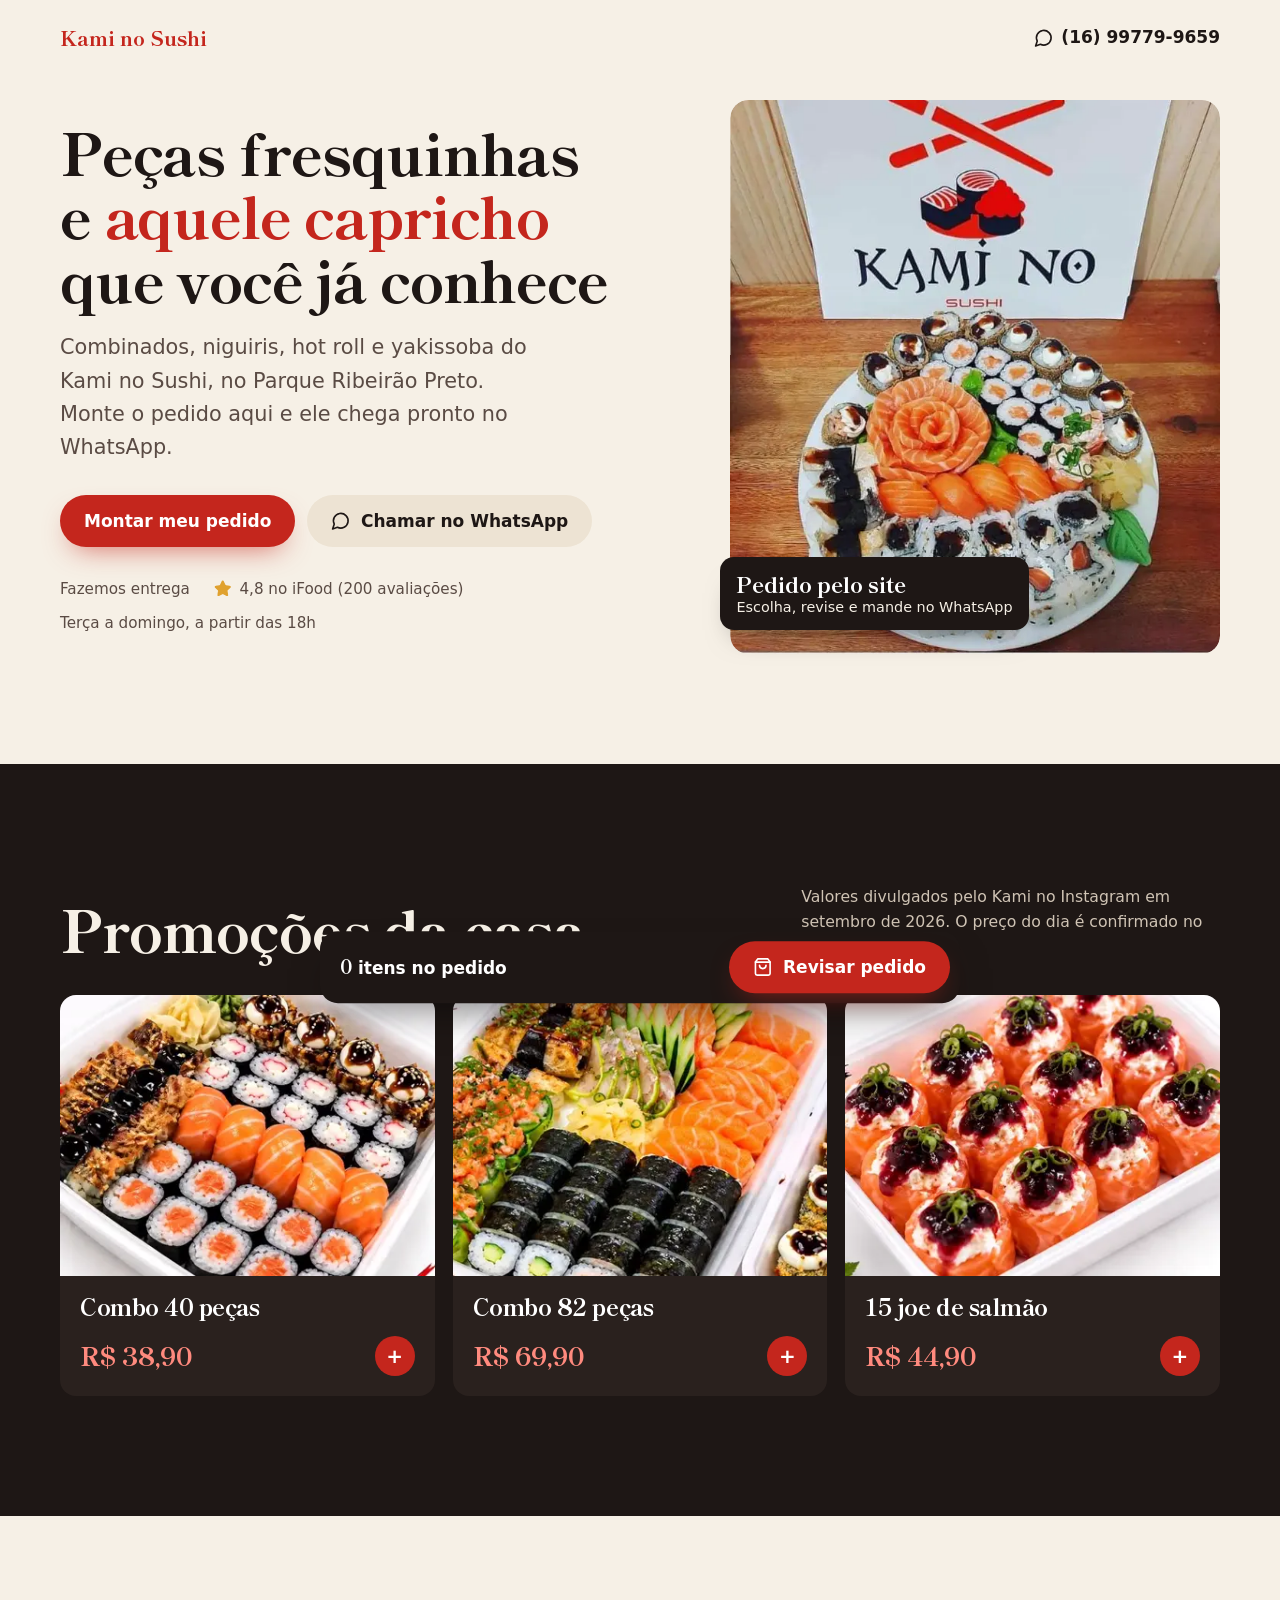
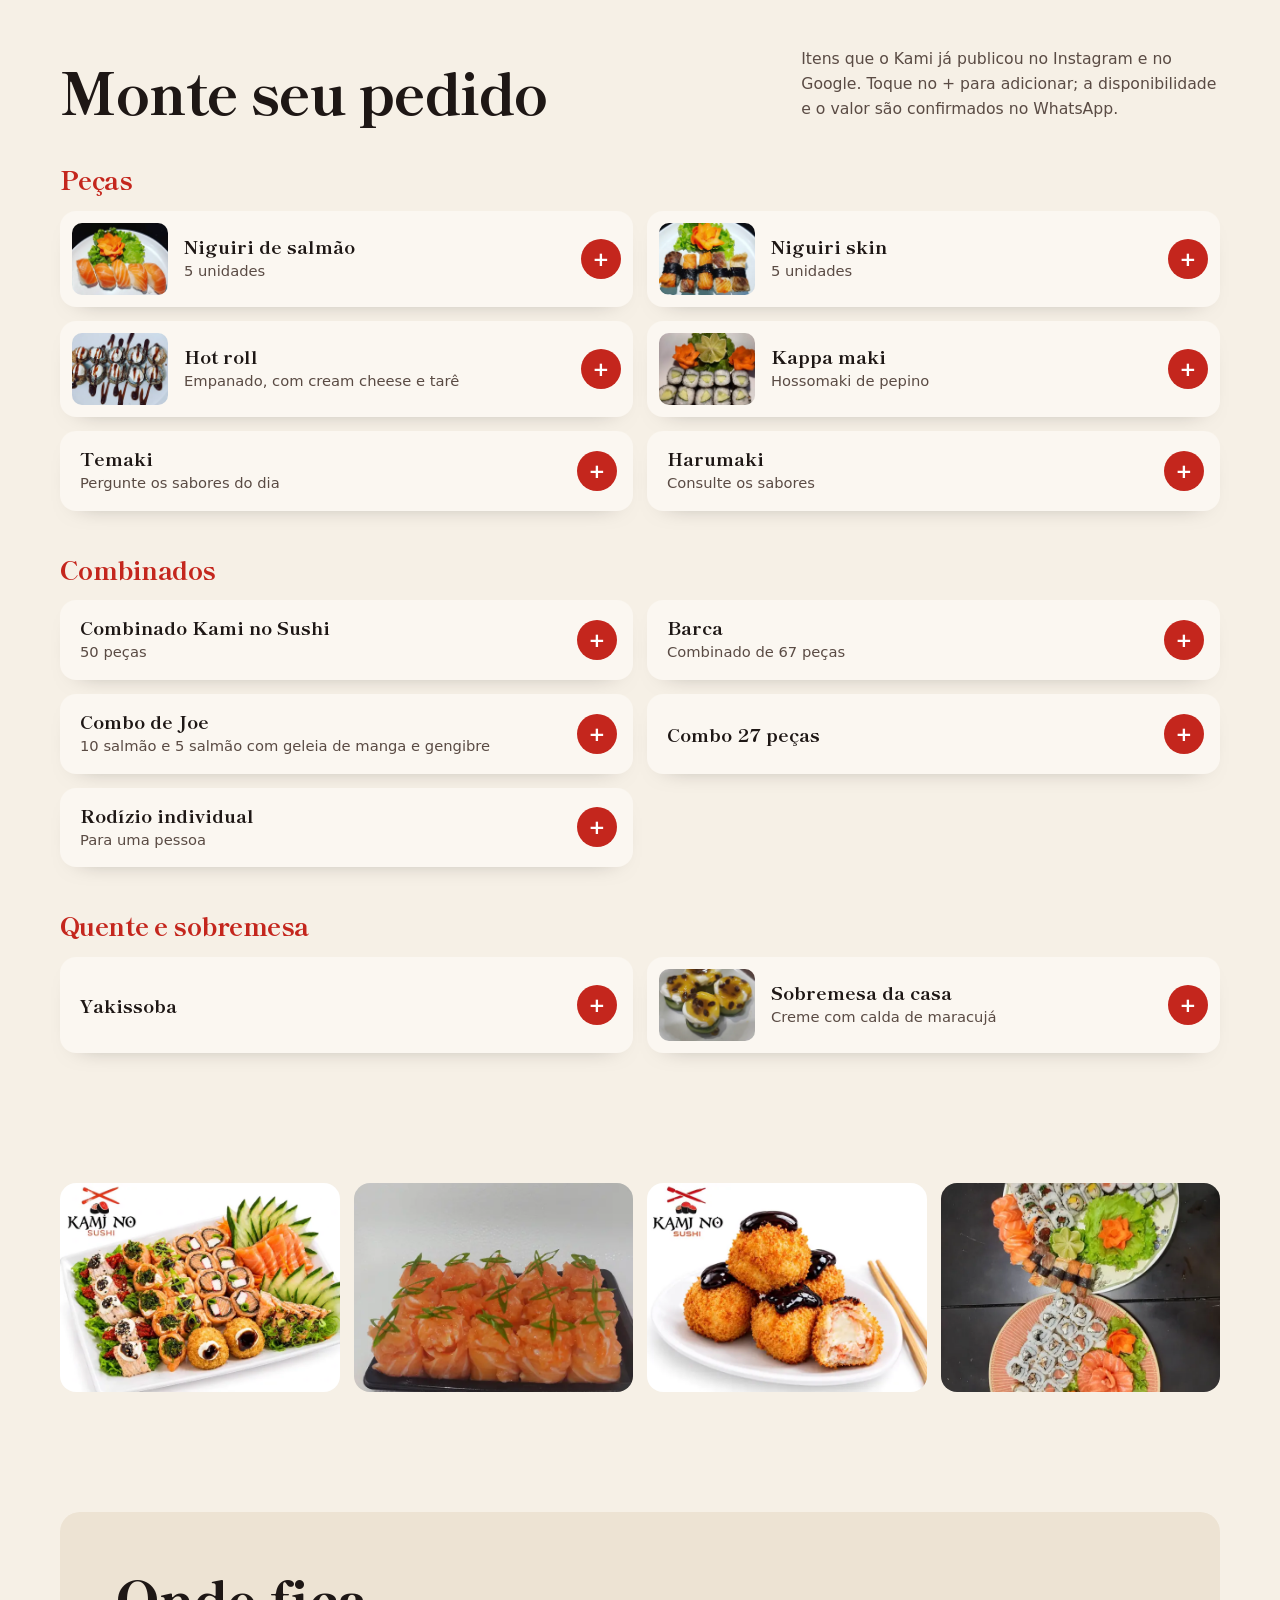
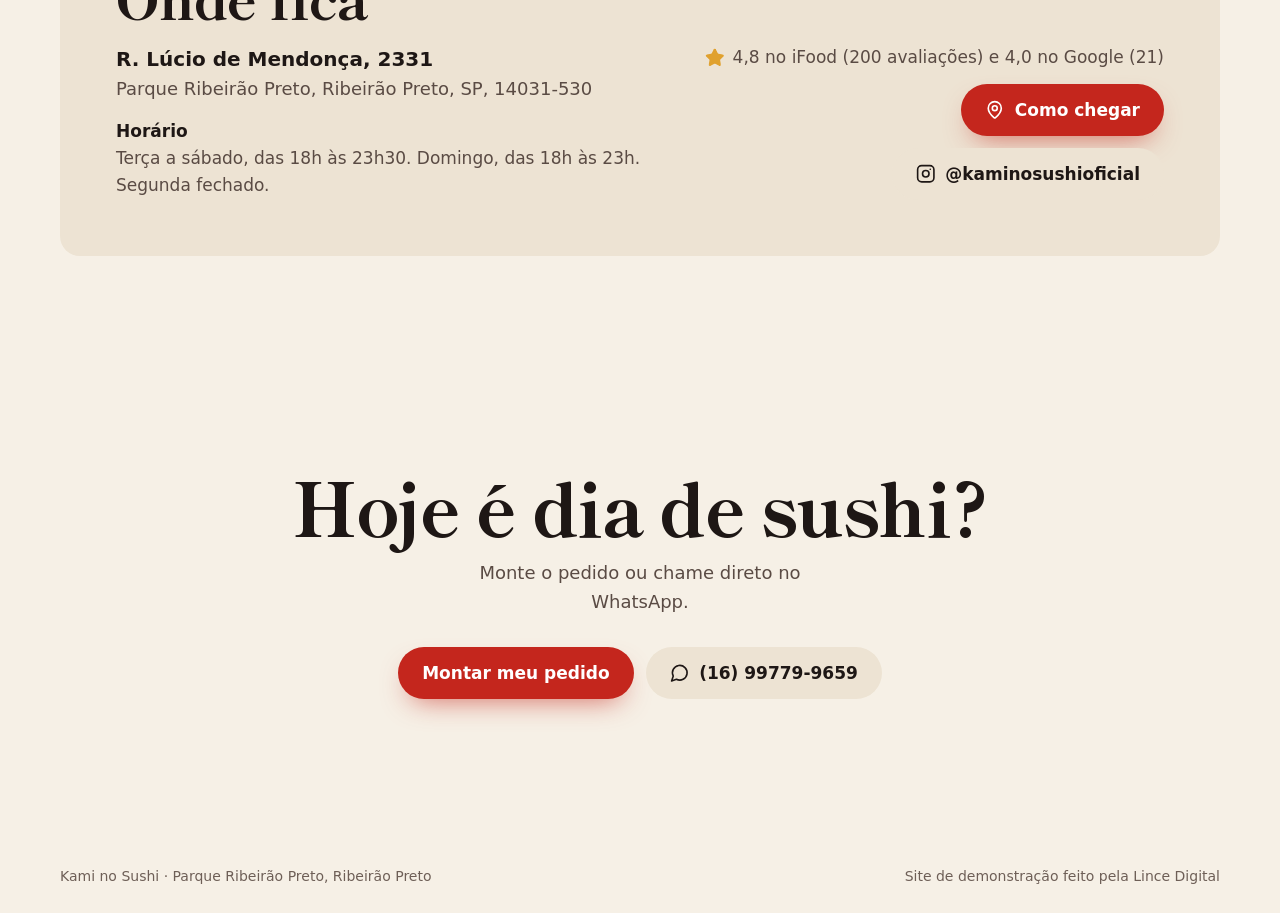
<file: kami-no-sushi/index.html>
<!doctype html>
<html lang="pt-BR">
<head>
<meta charset="utf-8">
<meta name="viewport" content="width=device-width,initial-scale=1,viewport-fit=cover">
<meta name="robots" content="noindex,nofollow">
<title>Kami no Sushi | Comida japonesa no Parque Ribeirão Preto</title>
<meta name="description" content="Combinados, niguiris, hot roll e yakissoba do Kami no Sushi, no Parque Ribeirão Preto. Monte o pedido e mande pronto no WhatsApp (16) 99779-9659.">
<meta name="theme-color" content="#F6F0E6">
<link rel="preload" href="fonts/shippori.woff2" as="font" type="font/woff2" crossorigin>
<link rel="preload" as="image" href="img/combinado-640.webp" imagesrcset="img/combinado-640.webp 640w, img/combinado-1200.webp 720w" imagesizes="(min-width:900px) 40vw, 90vw" fetchpriority="high">
<style>
@font-face{font-family:"Shippori";src:url(fonts/shippori.woff2) format("woff2");font-weight:800;font-display:swap}
:root{--papel:#F6F0E6;--papel-2:#EDE3D3;--papel-3:#E4D7C3;--tinta:#1E1715;--tinta-2:#5A4B44;--vermelho:#C4261D;--vermelho-esc:#A51D16;--serif:"Shippori","Hiragino Mincho ProN","Yu Mincho",Georgia,serif;--texto:system-ui,-apple-system,"Segoe UI",Roboto,sans-serif;--ease:cubic-bezier(.16,1,.3,1)}
*{box-sizing:border-box;margin:0}
html{scroll-behavior:smooth;scroll-padding-top:16px;scrollbar-color:var(--vermelho) var(--papel)}
body{background:var(--papel);color:var(--tinta);font:400 1.0625rem/1.6 var(--texto);-webkit-font-smoothing:antialiased}
body.com-pedido{padding-bottom:88px}
::selection{background:var(--vermelho);color:#fff}
img{display:block;max-width:100%;height:auto}
a{color:inherit}
:focus-visible{outline:3px solid var(--vermelho);outline-offset:3px;border-radius:8px}
.wrap{width:min(1160px,100% - 40px);margin-inline:auto}
h1,h2,h3{font-family:var(--serif);font-weight:800;line-height:1.08;letter-spacing:-.02em;text-wrap:balance}
svg.i{width:1.15em;height:1.15em;flex:none;fill:none;stroke:currentColor;stroke-width:2;stroke-linecap:round;stroke-linejoin:round}
.btn{display:inline-flex;align-items:center;justify-content:center;gap:10px;min-height:52px;padding:0 24px;border:0;border-radius:999px;font:700 1.0625rem var(--texto);text-decoration:none;cursor:pointer;transition:transform .2s var(--ease),background-color .2s,box-shadow .2s}
.btn:active{transform:scale(.97)}
.btn-ver{background:var(--vermelho);color:#fff;box-shadow:0 12px 28px -12px rgba(196,38,29,.7)}
.btn-ver:hover{background:var(--vermelho-esc)}
.btn-claro{background:var(--papel-2);color:var(--tinta)}
.btn-claro:hover{background:var(--papel-3)}

/* Topo */
.barra{display:flex;justify-content:space-between;align-items:center;gap:16px;padding-block:22px}
.barra .nome{font-family:var(--serif);font-weight:800;font-size:1.25rem;color:var(--vermelho);text-decoration:none}
.barra a.tel{display:inline-flex;align-items:center;gap:8px;text-decoration:none;font-weight:600;font-variant-numeric:tabular-nums}
.abertura{display:grid;gap:40px;align-items:center;padding-block:clamp(24px,6vw,72px) clamp(64px,10vw,120px)}
h1{font-size:clamp(2.9rem,11.5vw,5.25rem)}
h1 em{font-style:normal;color:var(--vermelho)}
.chamada{margin-top:22px;max-width:36ch;font-size:clamp(1.125rem,2.2vw,1.3rem);color:var(--tinta-2)}
.acoes{display:flex;flex-wrap:wrap;gap:12px;margin-top:30px}
.fatos{display:flex;flex-wrap:wrap;gap:10px 24px;margin-top:30px;color:var(--tinta-2);font-size:.95rem}
.fatos span{display:inline-flex;align-items:center;gap:8px}
.fatos .estrela svg{fill:#E0A12E;stroke:#E0A12E}
.prato-topo{position:relative}
.prato-topo img{border-radius:18px;box-shadow:0 40px 70px -40px rgba(30,23,21,.6);animation:serve 1.1s var(--ease) both}
@keyframes serve{from{clip-path:inset(0 0 100% 0 round 18px);transform:translateY(24px)}to{clip-path:inset(0 0 0 0 round 18px);transform:none}}
.selo{position:absolute;left:-10px;bottom:24px;background:var(--tinta);color:var(--papel);border-radius:14px;padding:12px 16px;font-size:.9rem;line-height:1.35;box-shadow:0 18px 30px -18px rgba(0,0,0,.6);animation:sobe .9s .5s var(--ease) both}
.selo b{display:block;font-family:var(--serif);font-size:1.35rem;color:#fff}
@keyframes sobe{from{opacity:0;transform:translateY(16px)}to{opacity:1;transform:none}}

/* Promoções */
.promo{background:var(--tinta);color:var(--papel);padding-block:clamp(64px,10vw,120px)}
.cab{display:flex;flex-wrap:wrap;justify-content:space-between;align-items:end;gap:16px 40px;margin-bottom:36px}
.cab h2{font-size:clamp(2.2rem,6vw,3.6rem)}
.cab p{max-width:42ch;color:#CFC3B4;font-size:.98rem}
.promos{display:grid;gap:18px}
.oferta{background:#2A211E;border-radius:16px;overflow:hidden;display:flex;flex-direction:column}
.oferta img{width:100%;aspect-ratio:4/3;object-fit:cover}
.oferta .corpo{padding:18px 20px 20px;display:flex;flex-direction:column;gap:6px;flex:1}
.oferta h3{font-size:1.45rem;color:#fff}
.oferta .preco{font-family:var(--serif);font-size:1.6rem;color:#FF8A7E;font-variant-numeric:tabular-nums}
.oferta .linha{display:flex;justify-content:space-between;align-items:center;gap:12px;margin-top:auto;padding-top:10px}

/* Cardápio */
.cardapio{padding-block:clamp(72px,11vw,130px)}
.cardapio .cab p{color:var(--tinta-2)}
.grupo{margin-top:44px}
.grupo h3.titulo{font-size:1.6rem;margin-bottom:18px;color:var(--vermelho)}
.itens{display:grid;gap:14px}
.item{display:grid;grid-template-columns:96px 1fr auto;gap:16px;align-items:center;background:#FBF7F1;border-radius:16px;padding:12px;box-shadow:0 10px 24px -20px rgba(30,23,21,.5)}
.item.sem-foto{grid-template-columns:1fr auto;padding:16px 16px 16px 20px}
.item img{width:96px;height:72px;object-fit:cover;border-radius:10px}
.item h4{font-family:var(--serif);font-weight:800;font-size:1.15rem;line-height:1.2}
.item p{font-size:.92rem;color:var(--tinta-2);margin-top:2px}
.qtd{display:flex;align-items:center;gap:6px}
.qtd button{width:40px;height:40px;border-radius:50%;border:0;background:var(--papel-2);color:var(--tinta);font:700 1.25rem/1 var(--texto);cursor:pointer;display:grid;place-items:center;transition:background-color .2s,transform .15s}
.qtd button:hover{background:var(--papel-3)}
.qtd button.mais{background:var(--vermelho);color:#fff}
.qtd button.mais:hover{background:var(--vermelho-esc)}
.qtd button:active{transform:scale(.92)}
.qtd output{min-width:1.4em;text-align:center;font-weight:700;font-variant-numeric:tabular-nums}
.qtd button.menos,.qtd output{display:none}
.tem .qtd button.menos,.tem .qtd output{display:grid}
.tem .qtd output{display:block}
.oferta .qtd button.menos{background:#3A2E2A;color:#fff}
.oferta .qtd output{color:#fff}

/* Galeria */
.galeria{display:grid;grid-auto-flow:column;grid-auto-columns:minmax(230px,68vw);gap:14px;overflow-x:auto;scroll-snap-type:x mandatory;padding:0 20px 18px;scrollbar-width:thin}
.galeria img{border-radius:16px;scroll-snap-align:center;width:100%;aspect-ratio:4/3;object-fit:cover}

/* Onde */
.onde{padding-block:clamp(64px,10vw,120px)}
.onde .grade{display:grid;gap:28px;background:var(--papel-2);border-radius:20px;padding:clamp(28px,5vw,56px)}
.onde h2{font-size:clamp(2.2rem,6vw,3.4rem)}
.onde address{font-style:normal;margin-top:16px;font-size:1.125rem;color:var(--tinta-2)}
.horario{margin-top:14px;color:var(--tinta-2)}
.horario strong{display:block;color:var(--tinta)}
.onde address strong{display:block;color:var(--tinta);font-size:1.25rem}
.onde .links{display:flex;flex-wrap:wrap;gap:12px;align-items:center}
.nota{display:inline-flex;align-items:center;gap:8px;color:var(--tinta-2);width:100%}
.nota svg{fill:#E0A12E;stroke:#E0A12E}

/* Final */
.final{padding-block:clamp(40px,8vw,90px) clamp(80px,12vw,140px);text-align:center}
.final h2{font-size:clamp(2.4rem,8vw,4.6rem)}
.final p{margin:14px auto 0;max-width:34ch;color:var(--tinta-2);font-size:1.125rem}
.final .acoes{justify-content:center}
footer{padding-block:26px calc(26px + env(safe-area-inset-bottom));color:#6E5F57;font-size:.875rem}
footer .wrap{display:flex;flex-wrap:wrap;gap:8px 24px;justify-content:space-between}

/* Barra do pedido e revisão */
.sacola{position:fixed;left:12px;right:12px;bottom:calc(12px + env(safe-area-inset-bottom));z-index:20;display:flex;justify-content:space-between;align-items:center;gap:12px;background:var(--tinta);color:#fff;border-radius:18px;padding:10px 10px 10px 20px;box-shadow:0 20px 40px -16px rgba(0,0,0,.55);transform:translateY(160%);transition:transform .45s var(--ease);max-width:640px;margin-inline:auto}
.com-pedido .sacola{transform:none}
.sacola .resumo{font-weight:600}
.sacola .resumo b{font-family:var(--serif);font-size:1.2rem}
dialog{margin:auto;border:0;padding:0;border-radius:22px;width:min(560px,100% - 24px);max-height:calc(100dvh - 24px);background:var(--papel);color:var(--tinta);box-shadow:0 40px 80px -30px rgba(0,0,0,.6)}
dialog::backdrop{background:rgba(30,23,21,.55);backdrop-filter:blur(3px)}
dialog[open]{animation:abre .35s var(--ease)}
@keyframes abre{from{opacity:0;transform:translateY(20px) scale(.98)}to{opacity:1;transform:none}}
.revisao{padding:26px 24px 24px;display:flex;flex-direction:column;gap:18px}
.revisao header{display:flex;justify-content:space-between;align-items:start;gap:12px}
.revisao h2{font-size:1.8rem}
.fechar{width:40px;height:40px;border-radius:50%;border:0;background:var(--papel-2);cursor:pointer;display:grid;place-items:center;flex:none}
.lista{list-style:none;padding:0;display:grid;gap:8px}
.lista li{display:flex;justify-content:space-between;gap:12px;font-weight:600}
.lista li span:first-child{font-variant-numeric:tabular-nums;color:var(--vermelho)}
.campo{display:grid;gap:6px}
.campo label,.campo legend{font-weight:700;font-size:.95rem}
.campo input,.campo textarea{font:1rem var(--texto);color:var(--tinta);background:#fff;border:1px solid #D9CCB8;border-radius:12px;padding:12px 14px;width:100%}
.campo textarea{min-height:70px;resize:vertical}
fieldset.campo{border:0;padding:0}
.opcoes{display:flex;gap:10px;flex-wrap:wrap}
.opcoes label{white-space:nowrap;display:inline-flex;align-items:center;gap:8px;background:#fff;border:1px solid #D9CCB8;border-radius:999px;padding:10px 16px;font-weight:600;cursor:pointer}
.opcoes input{accent-color:var(--vermelho)}
.aviso{font-size:.88rem;color:var(--tinta-2)}

@media (min-width:900px){
  .abertura{grid-template-columns:1.1fr .9fr;gap:72px;padding-block:24px 110px}
  h1{font-size:clamp(3rem,4.6vw,4.4rem)}
  .prato-topo img{max-height:74vh;width:100%;object-fit:cover}
  .promos{grid-template-columns:repeat(3,1fr)}
  .itens{grid-template-columns:1fr 1fr}
  .galeria{grid-auto-flow:initial;grid-template-columns:repeat(4,1fr);overflow:visible;width:min(1160px,100% - 40px);margin-inline:auto;padding:0}
  .onde .grade{grid-template-columns:1.2fr 1fr;align-items:end}
  .onde .links{justify-content:flex-end}
  .nota{justify-content:flex-end}
}
@media (prefers-reduced-motion:reduce){*,*::before{animation:none!important;transition:none!important}html{scroll-behavior:auto}}
</style>
</head>
<body>
<svg width="0" height="0" style="position:absolute" aria-hidden="true">
  <symbol id="i-zap" viewBox="0 0 24 24"><path d="M7.9 20A9 9 0 1 0 4 16.1L2 22Z"/></symbol>
  <symbol id="i-pino" viewBox="0 0 24 24"><path d="M20 10c0 5-5.5 10.2-7.4 11.8a1 1 0 0 1-1.2 0C9.5 20.2 4 15 4 10a8 8 0 0 1 16 0"/><circle cx="12" cy="10" r="3"/></symbol>
  <symbol id="i-estrela" viewBox="0 0 24 24"><path d="M11.5 2.3a.5.5 0 0 1 1 0l2.3 4.7a2.1 2.1 0 0 0 1.6 1.2l5.2.7a.5.5 0 0 1 .3.9l-3.7 3.7a2.1 2.1 0 0 0-.6 1.8l.9 5.2a.5.5 0 0 1-.8.5l-4.6-2.4a2.1 2.1 0 0 0-2 0L6.4 21a.5.5 0 0 1-.8-.5l.9-5.2a2.1 2.1 0 0 0-.6-1.8L2.2 9.8a.5.5 0 0 1 .3-.9l5.1-.7a2.1 2.1 0 0 0 1.6-1.2z"/></symbol>
  <symbol id="i-sacola" viewBox="0 0 24 24"><path d="M6 2 3 6v14a2 2 0 0 0 2 2h14a2 2 0 0 0 2-2V6l-3-4Z"/><path d="M3 6h18"/><path d="M16 10a4 4 0 0 1-8 0"/></symbol>
  <symbol id="i-x" viewBox="0 0 24 24"><path d="M18 6 6 18M6 6l12 12"/></symbol>
  <symbol id="i-insta" viewBox="0 0 24 24"><rect x="2" y="2" width="20" height="20" rx="5"/><circle cx="12" cy="12" r="4"/><path d="M17.5 6.5h.01"/></symbol>
</svg>

<header>
  <div class="wrap">
    <nav class="barra" aria-label="Contato">
      <a class="nome" href="#">Kami no Sushi</a>
      <a class="tel" href="https://wa.me/5516997799659" data-ev="whatsapp" target="_blank" rel="noopener"><svg class="i" aria-hidden="true"><use href="#i-zap"/></svg>(16) 99779-9659</a>
    </nav>
    <div class="abertura">
      <div>
        <h1>Peças fresquinhas e <em>aquele capricho</em> que você já conhece</h1>
        <p class="chamada">Combinados, niguiris, hot roll e yakissoba do Kami no Sushi, no Parque Ribeirão Preto. Monte o pedido aqui e ele chega pronto no WhatsApp.</p>
        <div class="acoes">
          <a class="btn btn-ver" href="#cardapio">Montar meu pedido</a>
          <a class="btn btn-claro" href="https://wa.me/5516997799659" data-ev="whatsapp" target="_blank" rel="noopener"><svg class="i" aria-hidden="true"><use href="#i-zap"/></svg>Chamar no WhatsApp</a>
        </div>
        <p class="fatos">
          <span>Fazemos entrega</span>
          <span class="estrela"><svg class="i" aria-hidden="true"><use href="#i-estrela"/></svg>4,8 no iFood (200 avaliações)</span>
          <span>Terça a domingo, a partir das 18h</span>
        </p>
      </div>
      <div class="prato-topo">
        <img src="img/combinado-640.webp" srcset="img/combinado-640.webp 640w, img/combinado-1200.webp 720w" sizes="(min-width:900px) 40vw, 90vw" width="720" height="816" fetchpriority="high" alt="Combinado do Kami no Sushi num prato redondo, com sashimi de salmão em forma de flor, uramakis e hossomakis, na frente da sacola com a logo">
        <p class="selo"><b>Pedido pelo site</b>Escolha, revise e mande no WhatsApp</p>
      </div>
    </div>
  </div>
</header>

<main>
  <section class="promo" aria-labelledby="t-promo">
    <div class="wrap">
      <div class="cab">
        <h2 id="t-promo">Promoções da casa</h2>
        <p>Valores divulgados pelo Kami no Instagram em setembro de 2026. O preço do dia é confirmado no WhatsApp.</p>
      </div>
      <div class="promos">
        <article class="oferta" data-item="Combo 40 peças">
          <img src="img/combo40-400.webp" srcset="img/combo40-400.webp 400w, img/combo40-800.webp 800w" sizes="(min-width:900px) 360px, 90vw" width="800" height="600" loading="lazy" decoding="async" alt="Combo de 40 peças com uramakis, hossomakis, niguiris e peças empanadas">
          <div class="corpo"><h3>Combo 40 peças</h3><div class="linha"><span class="preco">R$ 38,90</span><div class="qtd"></div></div></div>
        </article>
        <article class="oferta" data-item="Combo 82 peças">
          <img src="img/combo82-400.webp" srcset="img/combo82-400.webp 400w, img/combo82-800.webp 800w" sizes="(min-width:900px) 360px, 90vw" width="800" height="600" loading="lazy" decoding="async" alt="Combo de 82 peças com sashimi de salmão, hossomakis e peças empanadas em duas bandejas">
          <div class="corpo"><h3>Combo 82 peças</h3><div class="linha"><span class="preco">R$ 69,90</span><div class="qtd"></div></div></div>
        </article>
        <article class="oferta" data-item="Combo de 15 joe de salmão">
          <img src="img/joe15-400.webp" srcset="img/joe15-400.webp 400w, img/joe15-800.webp 800w" sizes="(min-width:900px) 360px, 90vw" width="800" height="600" loading="lazy" decoding="async" alt="Joe de salmão com calda de frutas vermelhas e cebolinha">
          <div class="corpo"><h3>15 joe de salmão</h3><div class="linha"><span class="preco">R$ 44,90</span><div class="qtd"></div></div></div>
        </article>
      </div>
    </div>
  </section>

  <section class="cardapio" id="cardapio" aria-labelledby="t-cardapio">
    <div class="wrap">
      <div class="cab">
        <h2 id="t-cardapio">Monte seu pedido</h2>
        <p>Itens que o Kami já publicou no Instagram e no Google. Toque no + para adicionar; a disponibilidade e o valor são confirmados no WhatsApp.</p>
      </div>

      <div class="grupo">
        <h3 class="titulo">Peças</h3>
        <div class="itens">
          <div class="item" data-item="Niguiri de salmão (5 unidades)"><img src="img/niguiri-salmao-400.webp" width="400" height="300" loading="lazy" decoding="async" alt="Cinco niguiris de salmão"><div><h4>Niguiri de salmão</h4><p>5 unidades</p></div><div class="qtd"></div></div>
          <div class="item" data-item="Niguiri skin (5 unidades)"><img src="img/niguiri-skin-400.webp" width="400" height="300" loading="lazy" decoding="async" alt="Cinco niguiris skin com pele de salmão grelhada"><div><h4>Niguiri skin</h4><p>5 unidades</p></div><div class="qtd"></div></div>
          <div class="item" data-item="Hot roll"><img src="img/hot-roll-400.webp" width="400" height="300" loading="lazy" decoding="async" alt="Hot roll empanado com cream cheese e molho tarê"><div><h4>Hot roll</h4><p>Empanado, com cream cheese e tarê</p></div><div class="qtd"></div></div>
          <div class="item" data-item="Kappa maki"><img src="img/kappa-400.webp" width="400" height="300" loading="lazy" decoding="async" alt="Kappa maki de pepino"><div><h4>Kappa maki</h4><p>Hossomaki de pepino</p></div><div class="qtd"></div></div>
          <div class="item sem-foto" data-item="Temaki"><div><h4>Temaki</h4><p>Pergunte os sabores do dia</p></div><div class="qtd"></div></div>
          <div class="item sem-foto" data-item="Harumaki"><div><h4>Harumaki</h4><p>Consulte os sabores</p></div><div class="qtd"></div></div>
        </div>
      </div>

      <div class="grupo">
        <h3 class="titulo">Combinados</h3>
        <div class="itens">
          <div class="item sem-foto" data-item="Combinado Kami no Sushi 50 peças"><div><h4>Combinado Kami no Sushi</h4><p>50 peças</p></div><div class="qtd"></div></div>
          <div class="item sem-foto" data-item="Barca com combinado de 67 peças"><div><h4>Barca</h4><p>Combinado de 67 peças</p></div><div class="qtd"></div></div>
          <div class="item sem-foto" data-item="Combo de Joe (10 salmão e 5 salmão com geleia de manga e gengibre)"><div><h4>Combo de Joe</h4><p>10 salmão e 5 salmão com geleia de manga e gengibre</p></div><div class="qtd"></div></div>
          <div class="item sem-foto" data-item="Combo 27 peças"><div><h4>Combo 27 peças</h4></div><div class="qtd"></div></div>
          <div class="item sem-foto" data-item="Rodízio individual"><div><h4>Rodízio individual</h4><p>Para uma pessoa</p></div><div class="qtd"></div></div>
        </div>
      </div>

      <div class="grupo">
        <h3 class="titulo">Quente e sobremesa</h3>
        <div class="itens">
          <div class="item sem-foto" data-item="Yakissoba"><div><h4>Yakissoba</h4></div><div class="qtd"></div></div>
          <div class="item" data-item="Sobremesa da casa"><img src="img/sobremesa-400.webp" width="400" height="300" loading="lazy" decoding="async" alt="Sobremesa com creme e calda de maracujá sobre fatias de kiwi"><div><h4>Sobremesa da casa</h4><p>Creme com calda de maracujá</p></div><div class="qtd"></div></div>
        </div>
      </div>
    </div>
  </section>

  <section aria-label="Fotos do Kami no Sushi">
    <div class="galeria">
      <img src="img/galeria-combinado-640.webp" width="640" height="480" loading="lazy" decoding="async" alt="Combinado variado com niguiris, uramakis e pepino em bandeja branca">
      <img src="img/gunkan-640.webp" width="640" height="853" loading="lazy" decoding="async" alt="Bandeja com peças de salmão e cebolinha">
      <img src="img/galeria-empanado-640.webp" width="640" height="480" loading="lazy" decoding="async" alt="Peças empanadas com molho tarê e hashi">
      <img src="img/galeria-dois-pratos-640.webp" width="640" height="800" loading="lazy" decoding="async" alt="Dois pratos de combinado com sashimi em forma de flor">
    </div>
  </section>

  <section class="onde" aria-labelledby="t-onde">
    <div class="wrap">
      <div class="grade">
        <div>
          <h2 id="t-onde">Onde fica</h2>
          <address><strong>R. Lúcio de Mendonça, 2331</strong>Parque Ribeirão Preto, Ribeirão Preto, SP, 14031-530</address>
          <p class="horario"><strong>Horário</strong>Terça a sábado, das 18h às 23h30. Domingo, das 18h às 23h. Segunda fechado.</p>
        </div>
        <div class="links">
          <p class="nota"><svg class="i" aria-hidden="true"><use href="#i-estrela"/></svg>4,8 no iFood (200 avaliações) e 4,0 no Google (21)</p>
          <a class="btn btn-ver" href="https://www.google.com/maps/place/?q=place_id:ChIJo36Ytcy_uZQRJoeAw0nr4nk" data-ev="rota" target="_blank" rel="noopener"><svg class="i" aria-hidden="true"><use href="#i-pino"/></svg>Como chegar</a>
          <a class="btn btn-claro" href="https://www.instagram.com/kaminosushioficial/" data-ev="instagram" target="_blank" rel="noopener"><svg class="i" aria-hidden="true"><use href="#i-insta"/></svg>@kaminosushioficial</a>
        </div>
      </div>
    </div>
  </section>

  <section class="final" aria-labelledby="t-final">
    <div class="wrap">
      <h2 id="t-final">Hoje é dia de sushi?</h2>
      <p>Monte o pedido ou chame direto no WhatsApp.</p>
      <div class="acoes">
        <a class="btn btn-ver" href="#cardapio">Montar meu pedido</a>
        <a class="btn btn-claro" href="https://wa.me/5516997799659" data-ev="whatsapp" target="_blank" rel="noopener"><svg class="i" aria-hidden="true"><use href="#i-zap"/></svg>(16) 99779-9659</a>
      </div>
    </div>
  </section>
</main>

<footer>
  <div class="wrap">
    <span>Kami no Sushi · Parque Ribeirão Preto, Ribeirão Preto</span>
    <span>Site de demonstração feito pela Lince Digital</span>
  </div>
</footer>

<div class="sacola" role="region" aria-label="Seu pedido">
  <span class="resumo" aria-live="polite"><b id="n-itens">0</b> <span id="t-itens">itens</span> no pedido</span>
  <button class="btn btn-ver" type="button" id="revisar"><svg class="i" aria-hidden="true"><use href="#i-sacola"/></svg>Revisar pedido</button>
</div>

<dialog id="pedido" aria-labelledby="t-revisao">
  <form class="revisao" method="dialog" id="form-pedido">
    <header><h2 id="t-revisao">Seu pedido</h2><button class="fechar" type="button" id="fechar" aria-label="Fechar"><svg class="i" aria-hidden="true"><use href="#i-x"/></svg></button></header>
    <ul class="lista" id="lista"></ul>
    <div class="campo"><label for="f-nome">Seu nome</label><input id="f-nome" name="nome" autocomplete="name" required></div>
    <fieldset class="campo"><legend>Como prefere receber?</legend>
      <div class="opcoes"><label><input type="radio" name="receber" value="Entrega" checked> Entrega</label><label><input type="radio" name="receber" value="Retirada no local"> Retirar no local</label></div>
    </fieldset>
    <div class="campo" id="campo-end"><label for="f-end">Endereço de entrega</label><input id="f-end" name="endereco" autocomplete="street-address" placeholder="Rua, número e bairro"></div>
    <div class="campo"><label for="f-obs">Observação (opcional)</label><textarea id="f-obs" name="obs" placeholder="Ex.: sem cebolinha, troco para 100"></textarea></div>
    <button class="btn btn-ver" type="submit"><svg class="i" aria-hidden="true"><use href="#i-zap"/></svg>Enviar pedido no WhatsApp</button>
    <p class="aviso">O pedido abre no WhatsApp do Kami já escrito. O valor e o prazo são confirmados por lá.</p>
  </form>
</dialog>

<script>
(function(){
  var NUM = '5516997799659', SLUG = 'kami-no-sushi', LOJA = 'Kami no Sushi';
  var ev = function(e){ if (/github\.io$|\.com\.br$/.test(location.hostname)) { var i = new Image(); i.src = 'https://n8n-felc.srv2128402.hstgr.cloud/webhook/lince-sites-evento?s=' + SLUG + '&e=' + e + '&t=' + Date.now(); } };
  ev('visita');
  document.querySelectorAll('[data-ev]').forEach(function(a){ a.addEventListener('click', function(){ ev(a.dataset.ev); }); });
  var pedido = {}, body = document.body, nEl = document.getElementById('n-itens'), tEl = document.getElementById('t-itens');
  function atualiza(){
    var total = 0; for (var k in pedido) total += pedido[k];
    nEl.textContent = total; tEl.textContent = total === 1 ? 'item' : 'itens';
    body.classList.toggle('com-pedido', total > 0);
  }
  document.querySelectorAll('[data-item]').forEach(function(card){
    var nome = card.dataset.item, box = card.querySelector('.qtd');
    box.innerHTML = '<button type="button" class="menos" aria-label="Tirar ' + nome + '">−</button><output aria-live="polite">0</output><button type="button" class="mais" aria-label="Adicionar ' + nome + '">+</button>';
    var out = box.querySelector('output');
    function muda(d){ var q = Math.max(0, (pedido[nome] || 0) + d); if (q) pedido[nome] = q; else delete pedido[nome]; out.textContent = q; card.classList.toggle('tem', q > 0); atualiza(); }
    box.querySelector('.mais').addEventListener('click', function(){ muda(1); });
    box.querySelector('.menos').addEventListener('click', function(){ muda(-1); });
  });
  var dlg = document.getElementById('pedido'), form = document.getElementById('form-pedido'), lista = document.getElementById('lista'), campoEnd = document.getElementById('campo-end');
  document.getElementById('revisar').addEventListener('click', function(){
    lista.textContent = '';
    for (var k in pedido) { var li = document.createElement('li'); var a = document.createElement('span'); a.textContent = pedido[k] + 'x'; var b = document.createElement('span'); b.textContent = k; li.appendChild(b); li.appendChild(a); lista.appendChild(li); }
    dlg.showModal();
  });
  document.getElementById('fechar').addEventListener('click', function(){ dlg.close(); });
  dlg.addEventListener('click', function(e){ if (e.target === dlg) dlg.close(); });
  form.addEventListener('change', function(){ campoEnd.style.display = form.receber.value === 'Entrega' ? '' : 'none'; });
  form.addEventListener('submit', function(e){
    e.preventDefault();
    if (!form.nome.value.trim()) { form.nome.focus(); return; }
    if (form.receber.value === 'Entrega' && !form.endereco.value.trim()) { form.endereco.focus(); return; }
    var t = 'Olá, ' + LOJA + '! Quero fazer um pedido pelo site:\n';
    for (var k in pedido) t += '\n' + pedido[k] + 'x ' + k;
    t += '\n\nNome: ' + form.nome.value.trim() + '\n' + form.receber.value;
    if (form.receber.value === 'Entrega') t += ': ' + form.endereco.value.trim();
    if (form.obs.value.trim()) t += '\nObservação: ' + form.obs.value.trim();
    ev('pedido');
    window.open('https://wa.me/' + NUM + '?text=' + encodeURIComponent(t), '_blank', 'noopener');
    dlg.close();
  });
})();
</script>
</body>
</html>
</file>
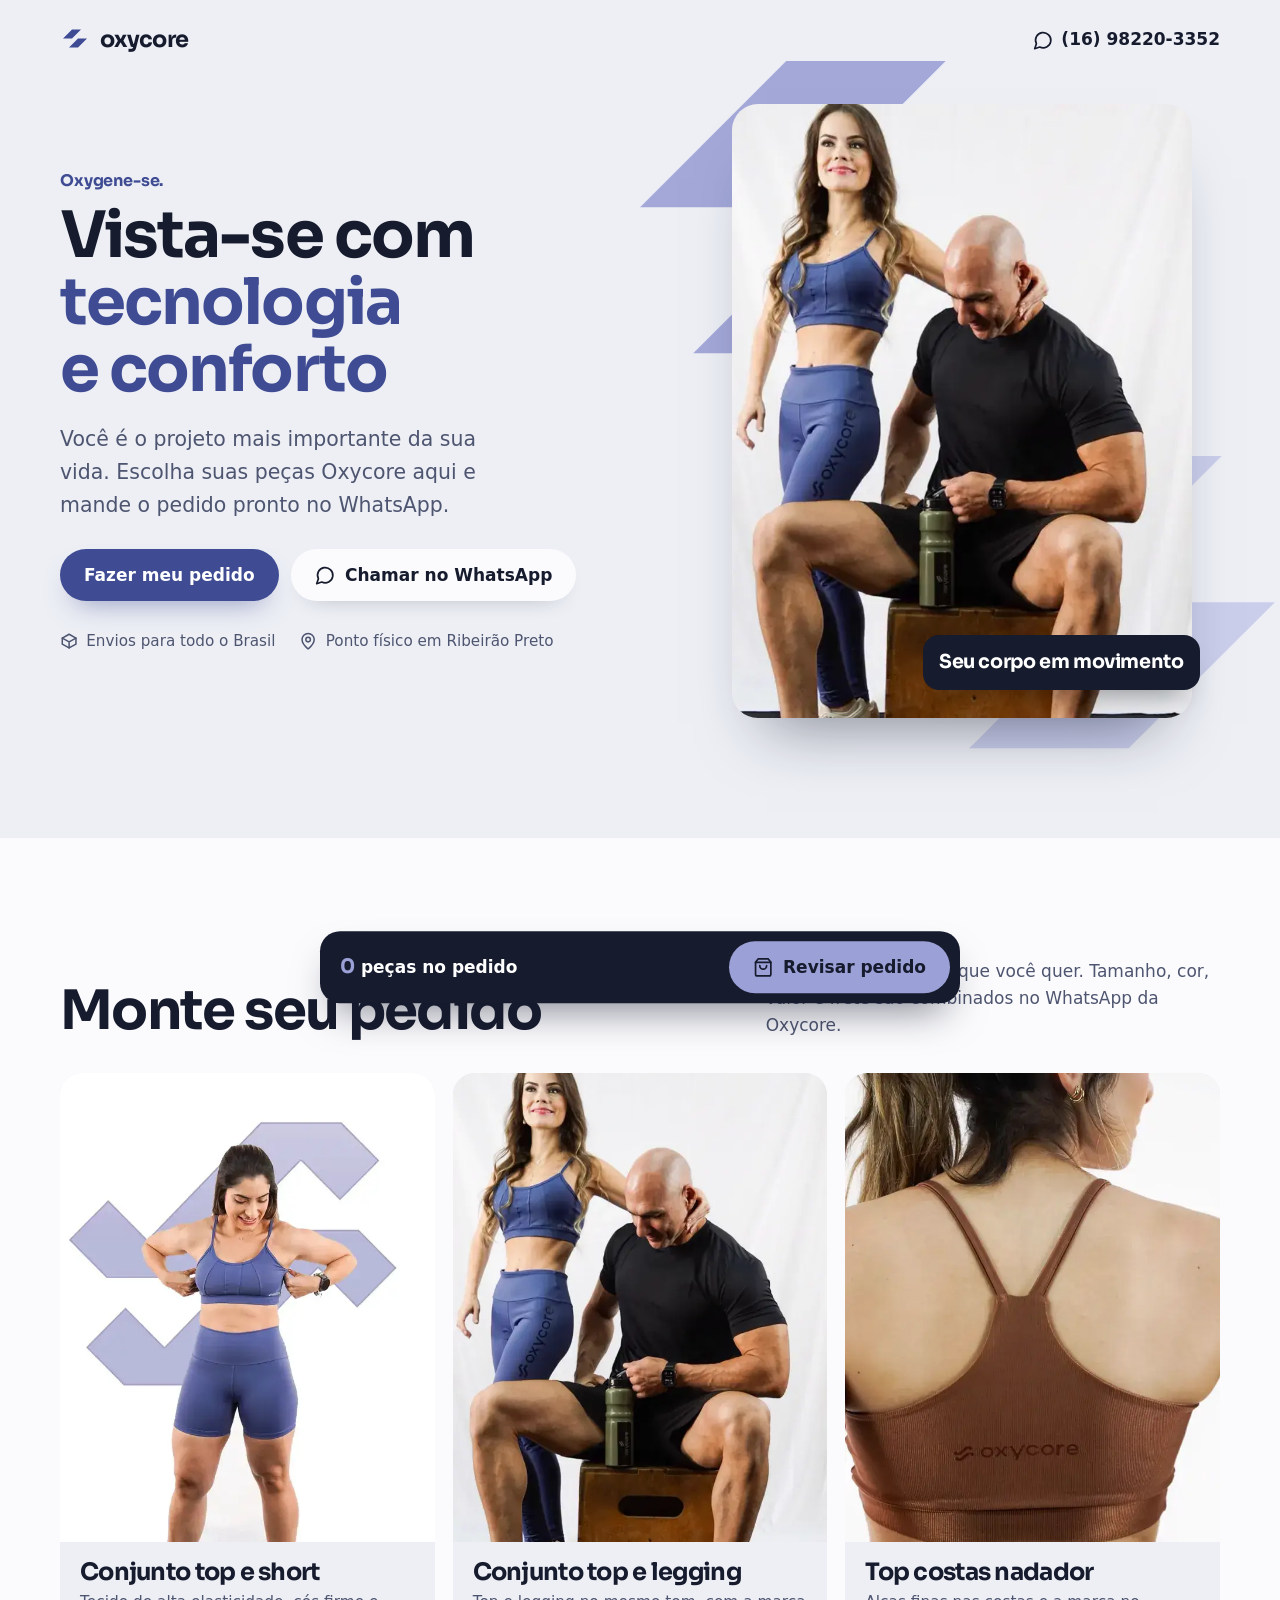
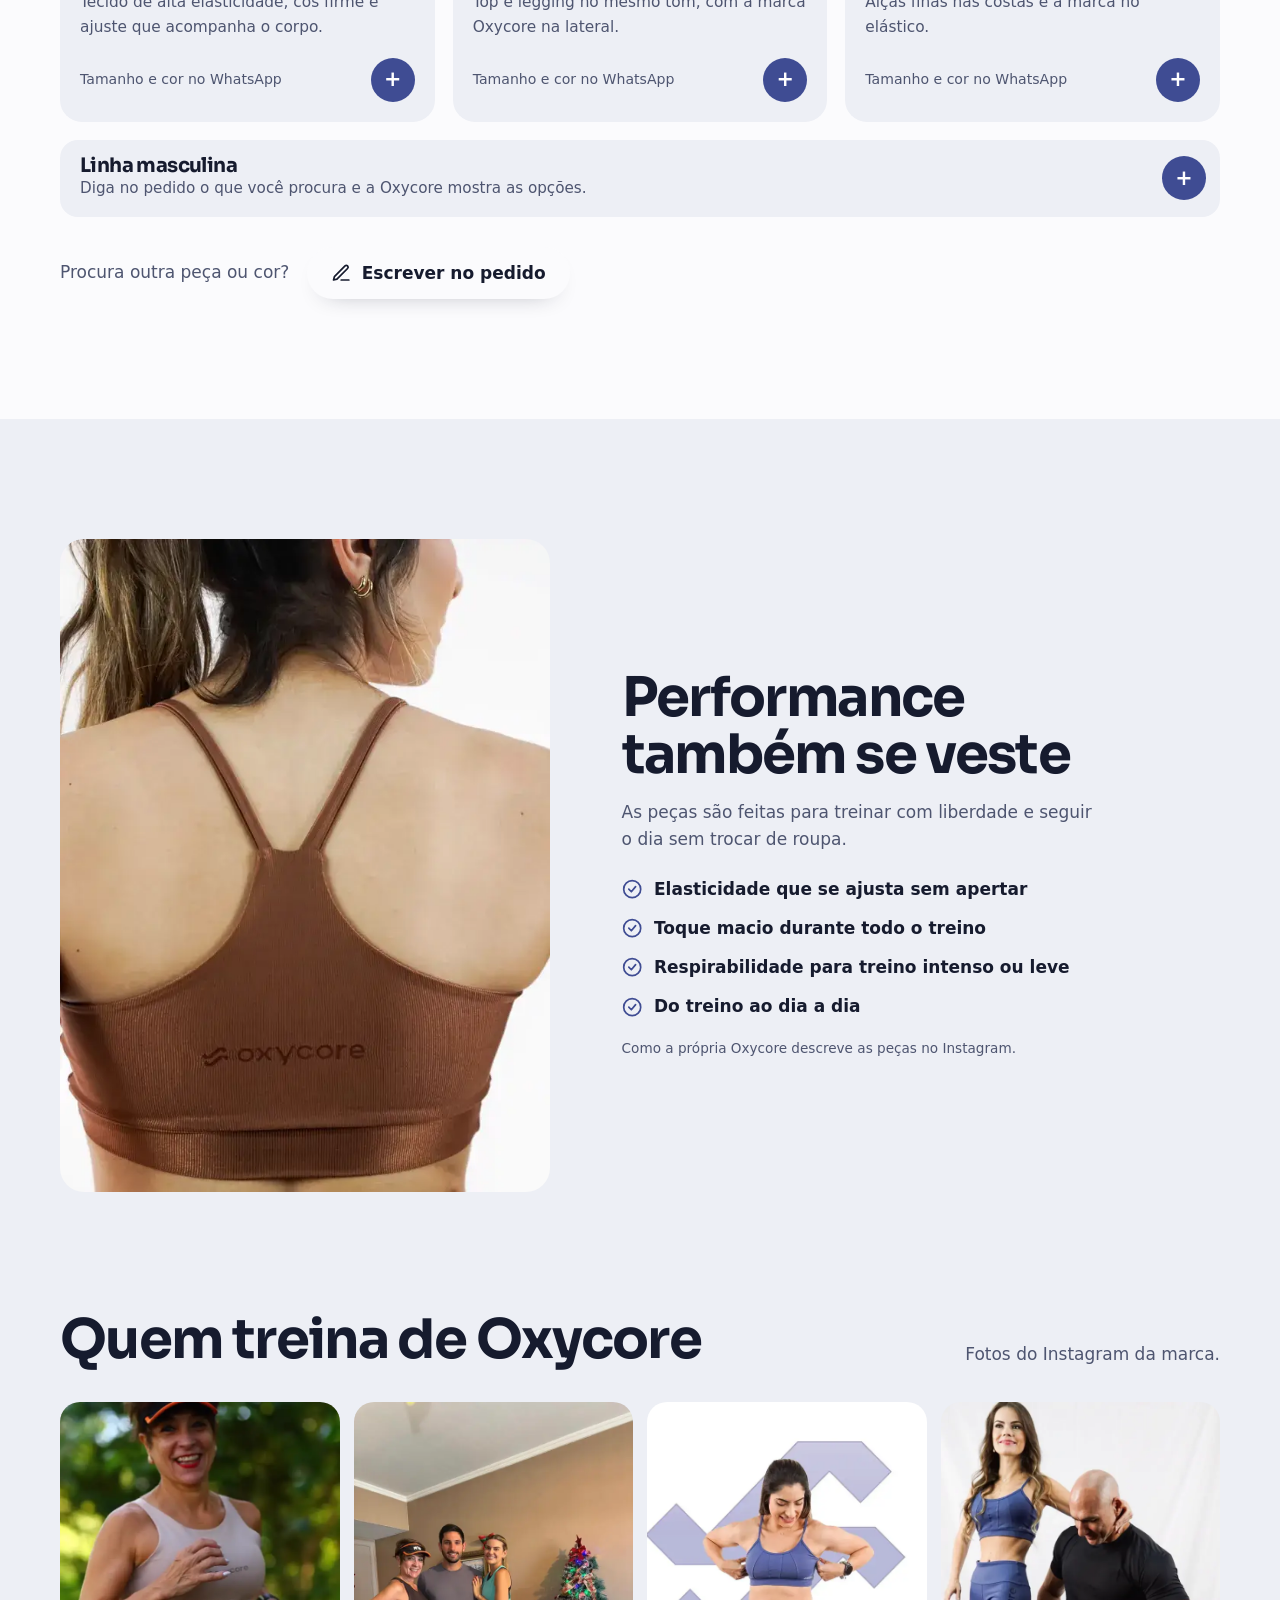
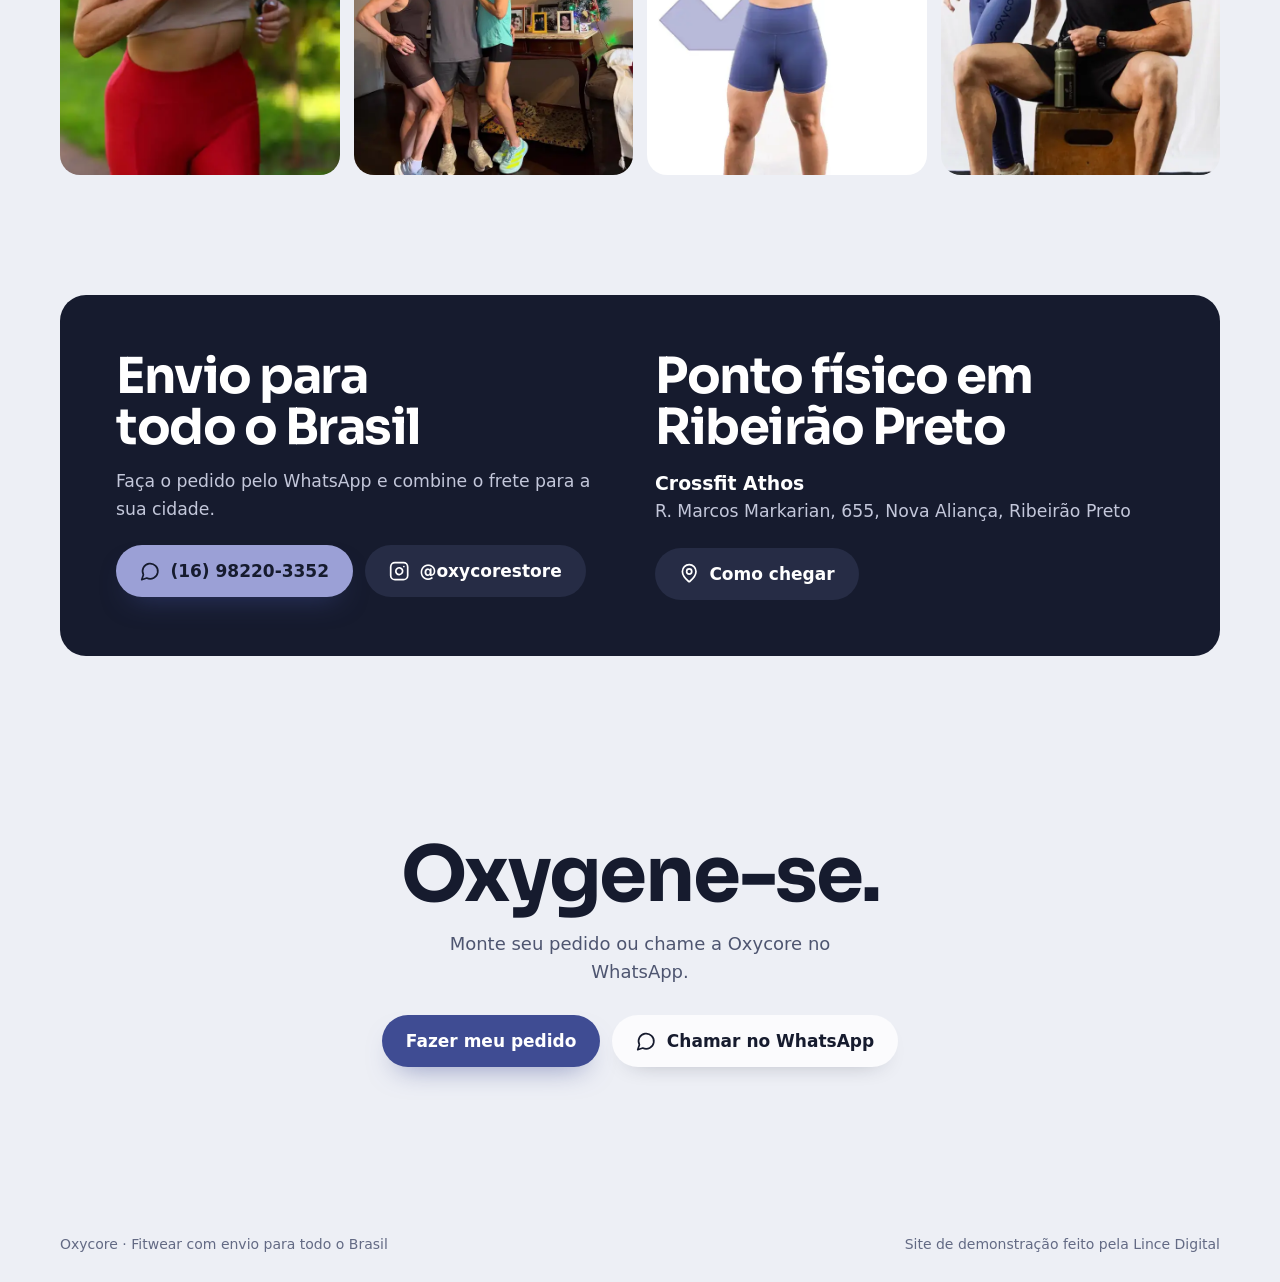
<file: oxycore/index.html>
<!doctype html>
<html lang="pt-BR">
<head>
<meta charset="utf-8">
<meta name="viewport" content="width=device-width,initial-scale=1,viewport-fit=cover">
<meta name="robots" content="noindex">
<title>Oxycore | Roupas fitness com tecnologia e conforto</title>
<meta name="description" content="Conjuntos e tops fitness Oxycore. Monte seu pedido e mande pelo WhatsApp. Envios para todo o Brasil e ponto físico em Ribeirão Preto.">
<meta name="theme-color" content="#EDEFF5">
<link rel="preload" href="fonts/sora-700.woff2" as="font" type="font/woff2" crossorigin>
<link rel="preload" as="image" href="img/casal-conjunto-640.webp" imagesrcset="img/casal-conjunto-640.webp 640w, img/casal-conjunto-1280.webp 991w" imagesizes="(min-width:900px) 40vw, 82vw" fetchpriority="high">
<style>
@font-face{font-family:"Sora";src:url(fonts/sora-700.woff2) format("woff2");font-weight:700;font-display:swap}
:root{--nevoa:#EDEFF5;--nevoa-2:#E1E4EE;--branco:#FBFBFD;--tinta:#161B2E;--tinta-2:#4E5570;--lilas:#9BA0D6;--lilas-2:#C7CAEA;--azul:#3F4C93;--azul-esc:#323D7A;--disp:"Sora",system-ui,sans-serif;--texto:system-ui,-apple-system,"Segoe UI",Roboto,sans-serif;--ease:cubic-bezier(.16,1,.3,1)}
*{box-sizing:border-box;margin:0}
html{scroll-behavior:smooth;scrollbar-color:var(--azul) var(--nevoa);overflow-x:hidden;overflow-x:clip}
body{background:var(--nevoa);color:var(--tinta);font:400 1.0625rem/1.6 var(--texto);-webkit-font-smoothing:antialiased;overflow-x:hidden;overflow-x:clip}
body.com-pedido{padding-bottom:92px}
::selection{background:var(--azul);color:#fff}
img{display:block;max-width:100%;height:auto}
a{color:inherit}
:focus-visible{outline:3px solid var(--azul);outline-offset:3px;border-radius:10px}
.wrap{width:min(1160px,100% - 40px);margin-inline:auto}
h1,h2,h3,h4{font-family:var(--disp);font-weight:700;line-height:1.04;letter-spacing:-.03em;text-wrap:balance}
svg.i{width:1.2em;height:1.2em;flex:none;fill:none;stroke:currentColor;stroke-width:2;stroke-linecap:round;stroke-linejoin:round}
.btn{display:inline-flex;align-items:center;justify-content:center;gap:10px;min-height:52px;padding:0 24px;border:0;border-radius:999px;font:700 1.0625rem var(--texto);text-decoration:none;cursor:pointer;transition:transform .2s var(--ease),background-color .2s}
.btn:active{transform:scale(.97)}
.btn-az{background:var(--azul);color:#fff;box-shadow:0 14px 28px -14px rgba(63,76,147,.6)}
.btn-az:hover{background:var(--azul-esc)}
.btn-cl{background:var(--branco);color:var(--tinta);box-shadow:0 10px 24px -18px rgba(22,27,46,.45)}
.btn-cl:hover{background:#fff}

/* Topo */
.barra{display:flex;justify-content:space-between;align-items:center;gap:16px;padding-block:18px}
.marca{display:flex;align-items:center;gap:10px;text-decoration:none;font-family:var(--disp);font-size:1.4rem;letter-spacing:-.03em}
.marca svg{width:30px;height:30px}
.barra .tel{display:inline-flex;align-items:center;gap:8px;text-decoration:none;font-weight:600;font-variant-numeric:tabular-nums;min-height:44px}
.abertura{display:grid;gap:40px;align-items:center;padding-block:clamp(16px,4vw,48px) clamp(72px,10vw,110px)}
.lema{font-family:var(--disp);font-size:1rem;color:var(--azul);letter-spacing:-.01em}
h1{font-size:clamp(2.6rem,10.5vw,4.8rem);margin-top:10px}
h1 em{font-style:normal;color:var(--azul)}
.chamada{margin-top:20px;max-width:36ch;font-size:clamp(1.125rem,2.2vw,1.28rem);color:var(--tinta-2)}
.acoes{display:flex;flex-wrap:wrap;gap:12px;margin-top:28px}
.fatos{display:flex;flex-wrap:wrap;gap:10px 24px;margin-top:28px;color:var(--tinta-2);font-size:.95rem}
.fatos span{display:inline-flex;align-items:center;gap:8px}

/* Momento assinatura: as setas da marca respiram atrás da foto */
.respiro{position:relative;justify-self:center;width:min(460px,88vw)}
.respiro .seta-a,.respiro .seta-b{position:absolute;z-index:0;width:78%;height:auto;overflow:visible}
.respiro .seta-a{top:-7%;left:-20%}
.respiro .seta-b{bottom:-5%;right:-18%}
.respiro .seta{fill:var(--lilas);transform-box:fill-box;transform-origin:center;opacity:.9}
.respiro .seta.a{animation:entraA 1.1s var(--ease) both,respira 7s 1.2s ease-in-out infinite}
.respiro .seta.b{fill:var(--lilas-2);animation:entraB 1.1s .12s var(--ease) both,respira 7s -2.3s ease-in-out infinite}
@keyframes entraA{from{opacity:0;transform:translate(-30px,20px)}to{opacity:.9;transform:none}}
@keyframes entraB{from{opacity:0;transform:translate(30px,-20px)}to{opacity:.9;transform:none}}
@keyframes respira{0%,100%{transform:scale(1)}50%{transform:scale(1.05)}}
.respiro .foto{position:relative;z-index:1;border-radius:26px;overflow:hidden;box-shadow:0 40px 60px -34px rgba(22,27,46,.5);animation:surge 1s .2s var(--ease) both}
.respiro .foto img{width:100%;aspect-ratio:991/1322;object-fit:cover}
@keyframes surge{from{opacity:0;transform:translateY(24px)}to{opacity:1;transform:none}}
.respiro .selo{position:absolute;z-index:2;right:-8px;bottom:28px;background:var(--tinta);color:#fff;border-radius:16px;padding:12px 16px;font-family:var(--disp);font-size:1.2rem;letter-spacing:-.02em;box-shadow:0 18px 30px -18px rgba(0,0,0,.6);animation:surge .8s .8s var(--ease) both}

/* Pedido */
.pedir{background:var(--branco);padding-block:clamp(72px,10vw,120px)}
.cab{display:flex;flex-wrap:wrap;justify-content:space-between;align-items:end;gap:14px 40px;margin-bottom:34px}
.cab h2{font-size:clamp(2.2rem,6vw,3.4rem)}
.cab p{max-width:42ch;color:var(--tinta-2)}
.vitrine{display:grid;gap:18px}
.peca{display:flex;flex-direction:column;background:var(--nevoa);border-radius:22px;overflow:hidden;transition:background-color .2s}
.peca.tem{background:#DFE2F3}
.peca img{width:100%;aspect-ratio:4/5;object-fit:cover}
.peca .corpo{padding:18px 20px 20px;display:flex;flex-direction:column;gap:6px;flex:1}
.peca h3{font-size:1.5rem}
.peca p{color:var(--tinta-2);font-size:.96rem}
.peca .linha{display:flex;justify-content:space-between;align-items:center;gap:12px;margin-top:auto;padding-top:12px}
.peca .obs{font-size:.88rem;color:var(--tinta-2)}
.qtd{display:flex;align-items:center;gap:6px}
.qtd button{width:44px;height:44px;border-radius:50%;border:0;background:var(--nevoa-2);color:var(--tinta);font:700 1.3rem/1 var(--texto);cursor:pointer;display:grid;place-items:center;transition:background-color .2s,transform .15s}
.peca .qtd button{background:var(--branco)}
.qtd button.mais,.peca .qtd button.mais{background:var(--azul);color:#fff}
.qtd button.mais:hover{background:var(--azul-esc)}
.qtd button:active{transform:scale(.92)}
.qtd output{min-width:1.4em;text-align:center;font-weight:700;font-variant-numeric:tabular-nums}
.qtd button.menos,.qtd output{display:none}
.tem .qtd button.menos{display:grid}
.tem .qtd output{display:block}
.texto-item{display:grid;grid-template-columns:1fr auto;gap:16px;align-items:center;background:var(--nevoa);border-radius:18px;padding:16px 14px 16px 20px;margin-top:18px}
.texto-item.tem{background:#DFE2F3}
.texto-item h3{font-size:1.25rem}
.texto-item p{color:var(--tinta-2);font-size:.95rem}
.outro{margin-top:30px;display:flex;flex-wrap:wrap;align-items:center;gap:12px 18px;color:var(--tinta-2)}

/* Tecido */
.tecido{padding-block:clamp(72px,10vw,120px)}
.tecido .grade{display:grid;gap:28px;align-items:center}
.tecido img{border-radius:24px;width:100%;aspect-ratio:3/4;object-fit:cover}
.tecido h2{font-size:clamp(2.2rem,6vw,3.4rem)}
.tecido .citacao{margin-top:16px;color:var(--tinta-2);max-width:44ch}
.tecido ul{list-style:none;padding:0;display:grid;gap:12px;margin-top:22px}
.tecido li{display:flex;gap:12px;align-items:center;font-weight:600}
.tecido li svg{color:var(--azul)}
.tecido .fonte{font-size:.85rem;color:var(--tinta-2);margin-top:18px}

/* Galeria */
.galeria{display:grid;grid-auto-flow:column;grid-auto-columns:minmax(220px,62vw);gap:14px;overflow-x:auto;scroll-snap-type:x mandatory;padding:0 20px 18px;scrollbar-width:thin}
.galeria img{border-radius:20px;scroll-snap-align:center;width:100%;aspect-ratio:3/4;object-fit:cover}

/* Onde */
.onde{padding-block:clamp(72px,10vw,120px)}
.onde .grade{display:grid;gap:30px;background:var(--tinta);color:#fff;border-radius:26px;padding:clamp(28px,5vw,56px)}
.onde h2{font-size:clamp(2rem,5.6vw,3.1rem)}
.onde p,.onde address{font-style:normal;margin-top:14px;color:#C3C7DA;font-size:1.08rem}
.onde address strong{display:block;color:#fff;font-size:1.18rem}
.onde .links{display:flex;flex-wrap:wrap;gap:12px;margin-top:22px}
.onde .btn-cl{background:#262C45;color:#fff;box-shadow:none}
.onde .btn-cl:hover{background:#30375A}
.onde .btn-az{background:var(--lilas);color:var(--tinta)}
.onde .btn-az:hover{background:#ABB0DE}

/* Final */
.final{padding-block:clamp(24px,6vw,60px) clamp(84px,12vw,140px);text-align:center}
.final h2{font-size:clamp(2.6rem,9vw,4.8rem)}
.final p{margin:14px auto 0;max-width:34ch;color:var(--tinta-2);font-size:1.125rem}
.final .acoes{justify-content:center}
footer{padding-block:26px calc(26px + env(safe-area-inset-bottom));color:#636A84;font-size:.875rem}
footer .wrap{display:flex;flex-wrap:wrap;gap:8px 24px;justify-content:space-between}

/* Sacola e revisão */
.sacola{position:fixed;left:12px;right:12px;bottom:calc(12px + env(safe-area-inset-bottom));z-index:20;display:flex;justify-content:space-between;align-items:center;gap:12px;background:var(--tinta);color:#fff;border-radius:20px;padding:10px 10px 10px 20px;box-shadow:0 20px 40px -16px rgba(22,27,46,.6);transform:translateY(160%);transition:transform .45s var(--ease);max-width:640px;margin-inline:auto}
.com-pedido .sacola{transform:none}
.sacola .resumo{font-weight:600}
.sacola .resumo b{font-family:var(--disp);font-size:1.25rem;color:var(--lilas)}
.sacola .btn{background:var(--lilas);color:var(--tinta)}
dialog{margin:auto;border:0;padding:0;border-radius:24px;width:min(560px,100% - 24px);max-height:calc(100dvh - 24px);background:var(--branco);color:var(--tinta);box-shadow:0 40px 80px -30px rgba(22,27,46,.6)}
dialog::backdrop{background:rgba(14,18,32,.6);backdrop-filter:blur(3px)}
dialog[open]{animation:abre .35s var(--ease)}
@keyframes abre{from{opacity:0;transform:translateY(20px) scale(.98)}to{opacity:1;transform:none}}
.revisao{padding:26px 24px 24px;display:flex;flex-direction:column;gap:18px}
.revisao header{display:flex;justify-content:space-between;align-items:start;gap:12px}
.revisao h2{font-size:1.8rem}
.fechar{width:44px;height:44px;border-radius:50%;border:0;background:var(--nevoa);color:var(--tinta);cursor:pointer;display:grid;place-items:center;flex:none}
.lista{list-style:none;padding:0;display:grid;gap:8px}
.lista:empty{display:none}
.lista li{display:flex;justify-content:space-between;gap:12px;font-weight:600}
.lista li span:last-child{font-variant-numeric:tabular-nums;color:var(--azul)}
.campo{display:grid;gap:6px}
.campo label,.campo legend{font-weight:700;font-size:.95rem}
.campo input,.campo textarea{font:1rem var(--texto);color:var(--tinta);background:var(--nevoa);border:1px solid #B7BCD0;border-radius:12px;padding:12px 14px;width:100%}
.campo input::placeholder,.campo textarea::placeholder{color:#6A7088}
.campo textarea{min-height:70px;resize:vertical}
fieldset.campo{border:0;padding:0}
.opcoes{display:flex;gap:10px;flex-wrap:wrap}
.opcoes label{display:inline-flex;align-items:center;gap:8px;background:var(--nevoa);border:1px solid #B7BCD0;border-radius:999px;padding:10px 16px;font-weight:600;cursor:pointer;min-height:44px}
.opcoes input{accent-color:var(--azul)}
.aviso{font-size:.88rem;color:var(--tinta-2)}

@media (min-width:700px){.vitrine{grid-template-columns:repeat(3,1fr)}}
@media (min-width:900px){
  .abertura{grid-template-columns:1.05fr .95fr;gap:72px;padding-block:24px 120px}
  h1{font-size:clamp(3.4rem,5vw,4.8rem)}
  .tecido .grade{grid-template-columns:.9fr 1.1fr;gap:72px}
  .galeria{grid-auto-flow:initial;grid-template-columns:repeat(4,1fr);overflow:visible;width:min(1160px,100% - 40px);margin-inline:auto;padding:0}
  .onde .grade{grid-template-columns:1fr 1fr;align-items:start}
}
@media (prefers-reduced-motion:reduce){*,*::before,*::after{animation:none!important;transition:none!important}html{scroll-behavior:auto}}
</style>
</head>
<body>
<svg width="0" height="0" style="position:absolute" aria-hidden="true">
  <symbol id="i-zap" viewBox="0 0 24 24"><path d="M7.9 20A9 9 0 1 0 4 16.1L2 22Z"/></symbol>
  <symbol id="i-pino" viewBox="0 0 24 24"><path d="M20 10c0 5-5.5 10.2-7.4 11.8a1 1 0 0 1-1.2 0C9.5 20.2 4 15 4 10a8 8 0 0 1 16 0"/><circle cx="12" cy="10" r="3"/></symbol>
  <symbol id="i-caixa" viewBox="0 0 24 24"><path d="M21 8 12 3 3 8v8l9 5 9-5Z"/><path d="m3 8 9 5 9-5M12 13v8"/></symbol>
  <symbol id="i-insta" viewBox="0 0 24 24"><rect x="2" y="2" width="20" height="20" rx="5"/><path d="M16 11.4A4 4 0 1 1 12.6 8 4 4 0 0 1 16 11.4z"/><path d="M17.5 6.5h0"/></symbol>
  <symbol id="i-check" viewBox="0 0 24 24"><circle cx="12" cy="12" r="10"/><path d="m8 12 3 3 5-6"/></symbol>
  <symbol id="i-sacola" viewBox="0 0 24 24"><path d="M6 2 3 6v14a2 2 0 0 0 2 2h14a2 2 0 0 0 2-2V6l-3-4Z"/><path d="M3 6h18"/><path d="M16 10a4 4 0 0 1-8 0"/></symbol>
  <symbol id="i-x" viewBox="0 0 24 24"><path d="M18 6 6 18M6 6l12 12"/></symbol>
  <symbol id="i-lapis" viewBox="0 0 24 24"><path d="M12 20h9"/><path d="M16.5 3.5a2.1 2.1 0 0 1 3 3L7 19l-4 1 1-4Z"/></symbol>
  <symbol id="i-marca" viewBox="0 0 40 40"><path d="M4 18 16 6h12L16 18h20L24 30H12l12-12Z" fill="currentColor" stroke="none"/></symbol>
</svg>

<header>
  <div class="wrap">
    <nav class="barra" aria-label="Contato">
      <a class="marca" href="#"><svg aria-hidden="true" style="color:var(--azul)"><use href="#i-marca"/></svg>oxycore</a>
      <a class="tel" href="https://wa.me/5516982203352" data-ev="whatsapp" target="_blank" rel="noopener"><svg class="i" aria-hidden="true"><use href="#i-zap"/></svg>(16) 98220-3352</a>
    </nav>
    <div class="abertura">
      <div>
        <p class="lema">Oxygene-se.</p>
        <h1>Vista-se com <em>tecnologia e conforto</em></h1>
        <p class="chamada">Você é o projeto mais importante da sua vida. Escolha suas peças Oxycore aqui e mande o pedido pronto no WhatsApp.</p>
        <div class="acoes">
          <a class="btn btn-az" href="#pecas">Fazer meu pedido</a>
          <a class="btn btn-cl" href="https://wa.me/5516982203352" data-ev="whatsapp" target="_blank" rel="noopener"><svg class="i" aria-hidden="true"><use href="#i-zap"/></svg>Chamar no WhatsApp</a>
        </div>
        <p class="fatos">
          <span><svg class="i" aria-hidden="true"><use href="#i-caixa"/></svg>Envios para todo o Brasil</span>
          <span><svg class="i" aria-hidden="true"><use href="#i-pino"/></svg>Ponto físico em Ribeirão Preto</span>
        </p>
      </div>
      <div class="respiro">
        <svg class="seta-a" viewBox="40 40 270 220" aria-hidden="true"><path class="seta a" d="M40 150 150 40h120L160 150h150L200 260H80l110-110Z"/></svg>
        <svg class="seta-b" viewBox="40 40 270 220" aria-hidden="true"><path class="seta b" d="M40 150 150 40h120L160 150h150L200 260H80l110-110Z"/></svg>
        <div class="foto"><img src="img/casal-conjunto-640.webp" srcset="img/casal-conjunto-640.webp 640w, img/casal-conjunto-1280.webp 991w" sizes="(min-width:900px) 40vw, 82vw" width="991" height="1322" fetchpriority="high" alt="Mulher com top e legging azuis da Oxycore ao lado de um homem de camiseta preta sentado num caixote de treino"></div>
        <p class="selo">Seu corpo em movimento</p>
      </div>
    </div>
  </div>
</header>

<main>
  <section class="pedir" id="pecas" aria-labelledby="t-pecas">
    <div class="wrap">
      <div class="cab">
        <h2 id="t-pecas">Monte seu pedido</h2>
        <p>Toque no + nas peças que você quer. Tamanho, cor, valor e frete são combinados no WhatsApp da Oxycore.</p>
      </div>
      <div class="vitrine">
        <article class="peca" data-item="Conjunto top e short">
          <img src="img/conjunto-short-640.webp" srcset="img/conjunto-short-640.webp 640w, img/conjunto-short-1280.webp 1080w" sizes="(min-width:700px) 31vw, 92vw" width="1080" height="1350" loading="lazy" decoding="async" alt="Modelo ajustando o top azul do conjunto de top e short Oxycore">
          <div class="corpo"><h3>Conjunto top e short</h3><p>Tecido de alta elasticidade, cós firme e ajuste que acompanha o corpo.</p><div class="linha"><span class="obs">Tamanho e cor no WhatsApp</span><div class="qtd"></div></div></div>
        </article>
        <article class="peca" data-item="Conjunto top e legging">
          <img src="img/casal-conjunto-640.webp" srcset="img/casal-conjunto-640.webp 640w, img/casal-conjunto-1280.webp 991w" sizes="(min-width:700px) 31vw, 92vw" width="991" height="1322" loading="lazy" decoding="async" alt="Conjunto de top e legging azul com a marca Oxycore na perna">
          <div class="corpo"><h3>Conjunto top e legging</h3><p>Top e legging no mesmo tom, com a marca Oxycore na lateral.</p><div class="linha"><span class="obs">Tamanho e cor no WhatsApp</span><div class="qtd"></div></div></div>
        </article>
        <article class="peca" data-item="Top costas nadador">
          <img src="img/top-nadador-640.webp" srcset="img/top-nadador-640.webp 640w, img/top-nadador-1280.webp 1080w" sizes="(min-width:700px) 31vw, 92vw" width="1080" height="1440" loading="lazy" decoding="async" alt="Costas de um top marrom estilo nadador com a marca Oxycore no elástico">
          <div class="corpo"><h3>Top costas nadador</h3><p>Alças finas nas costas e a marca no elástico.</p><div class="linha"><span class="obs">Tamanho e cor no WhatsApp</span><div class="qtd"></div></div></div>
        </article>
      </div>
      <div class="texto-item" data-item="Peça masculina"><div><h3>Linha masculina</h3><p>Diga no pedido o que você procura e a Oxycore mostra as opções.</p></div><div class="qtd"></div></div>
      <p class="outro">Procura outra peça ou cor? <button class="btn btn-cl" type="button" id="outro-lanche"><svg class="i" aria-hidden="true"><use href="#i-lapis"/></svg>Escrever no pedido</button></p>
    </div>
  </section>

  <section class="tecido" aria-labelledby="t-tecido">
    <div class="wrap">
      <div class="grade">
        <img src="img/top-nadador-640.webp" srcset="img/top-nadador-640.webp 640w, img/top-nadador-1280.webp 1080w" sizes="(min-width:900px) 480px, 92vw" width="1080" height="1440" loading="lazy" decoding="async" alt="Detalhe do tecido canelado do top Oxycore">
        <div>
          <h2 id="t-tecido">Performance também se veste</h2>
          <p class="citacao">As peças são feitas para treinar com liberdade e seguir o dia sem trocar de roupa.</p>
          <ul>
            <li><svg class="i" aria-hidden="true"><use href="#i-check"/></svg>Elasticidade que se ajusta sem apertar</li>
            <li><svg class="i" aria-hidden="true"><use href="#i-check"/></svg>Toque macio durante todo o treino</li>
            <li><svg class="i" aria-hidden="true"><use href="#i-check"/></svg>Respirabilidade para treino intenso ou leve</li>
            <li><svg class="i" aria-hidden="true"><use href="#i-check"/></svg>Do treino ao dia a dia</li>
          </ul>
          <p class="fonte">Como a própria Oxycore descreve as peças no Instagram.</p>
        </div>
      </div>
    </div>
  </section>

  <section aria-labelledby="t-fotos">
    <div class="wrap">
      <div class="cab">
        <h2 id="t-fotos">Quem treina de Oxycore</h2>
        <p>Fotos do Instagram da marca.</p>
      </div>
    </div>
    <div class="galeria">
      <img src="img/corrida-640.webp" width="640" height="1136" sizes="(min-width:900px) 280px, 62vw" loading="lazy" decoding="async" alt="Mulher sorrindo enquanto corre num parque, de cropped claro e short vermelho">
      <img src="img/treino-amigos-640.webp" srcset="img/treino-amigos-640.webp 640w, img/treino-amigos-1280.webp 1080w" sizes="(min-width:900px) 280px, 62vw" width="1080" height="1440" loading="lazy" decoding="async" alt="Três amigos com roupas de treino posando juntos em casa">
      <img src="img/conjunto-short-640.webp" srcset="img/conjunto-short-640.webp 640w, img/conjunto-short-1280.webp 1080w" sizes="(min-width:900px) 280px, 62vw" width="1080" height="1350" loading="lazy" decoding="async" alt="Conjunto azul de top e short visto de frente">
      <img src="img/casal-conjunto-640.webp" srcset="img/casal-conjunto-640.webp 640w, img/casal-conjunto-1280.webp 991w" sizes="(min-width:900px) 280px, 62vw" width="991" height="1322" loading="lazy" decoding="async" alt="Dupla em roupas Oxycore no estúdio">
    </div>
  </section>

  <section class="onde" aria-labelledby="t-onde">
    <div class="wrap">
      <div class="grade">
        <div>
          <h2 id="t-onde">Envio para todo o Brasil</h2>
          <p>Faça o pedido pelo WhatsApp e combine o frete para a sua cidade.</p>
          <div class="links">
            <a class="btn btn-az" href="https://wa.me/5516982203352" data-ev="whatsapp" target="_blank" rel="noopener"><svg class="i" aria-hidden="true"><use href="#i-zap"/></svg>(16) 98220-3352</a>
            <a class="btn btn-cl" href="https://www.instagram.com/oxycorestore" data-ev="instagram" target="_blank" rel="noopener"><svg class="i" aria-hidden="true"><use href="#i-insta"/></svg>@oxycorestore</a>
          </div>
        </div>
        <div>
          <h2>Ponto físico em Ribeirão Preto</h2>
          <address><strong>Crossfit Athos</strong>R. Marcos Markarian, 655, Nova Aliança, Ribeirão Preto</address>
          <div class="links">
            <a class="btn btn-cl" href="https://www.google.com/maps/search/?api=1&amp;query=R.+Marcos+Markarian%2C+655+Nova+Alian%C3%A7a+Ribeir%C3%A3o+Preto" data-ev="rota" target="_blank" rel="noopener"><svg class="i" aria-hidden="true"><use href="#i-pino"/></svg>Como chegar</a>
          </div>
        </div>
      </div>
    </div>
  </section>

  <section class="final" aria-labelledby="t-final">
    <div class="wrap">
      <h2 id="t-final">Oxygene-se.</h2>
      <p>Monte seu pedido ou chame a Oxycore no WhatsApp.</p>
      <div class="acoes">
        <a class="btn btn-az" href="#pecas">Fazer meu pedido</a>
        <a class="btn btn-cl" href="https://wa.me/5516982203352" data-ev="whatsapp" target="_blank" rel="noopener"><svg class="i" aria-hidden="true"><use href="#i-zap"/></svg>Chamar no WhatsApp</a>
      </div>
    </div>
  </section>
</main>

<footer>
  <div class="wrap">
    <span>Oxycore · Fitwear com envio para todo o Brasil</span>
    <span>Site de demonstração feito pela Lince Digital</span>
  </div>
</footer>

<div class="sacola" role="region" aria-label="Seu pedido">
  <span class="resumo" aria-live="polite"><b id="n-itens">0</b> <span id="t-itens">peças</span> no pedido</span>
  <button class="btn" type="button" id="revisar"><svg class="i" aria-hidden="true"><use href="#i-sacola"/></svg>Revisar pedido</button>
</div>

<dialog id="pedido" aria-labelledby="t-revisao">
  <form class="revisao" method="dialog" id="form-pedido">
    <header><h2 id="t-revisao">Seu pedido</h2><button class="fechar" type="button" id="fechar" aria-label="Fechar"><svg class="i" aria-hidden="true"><use href="#i-x"/></svg></button></header>
    <ul class="lista" id="lista"></ul>
    <div class="campo"><label for="f-outros">Tamanho, cor ou outra peça</label><textarea id="f-outros" name="outros" placeholder="Ex.: conjunto azul tamanho M"></textarea></div>
    <div class="campo"><label for="f-nome">Seu nome</label><input id="f-nome" name="nome" autocomplete="name" required></div>
    <fieldset class="campo"><legend>Como prefere receber?</legend>
      <div class="opcoes"><label><input type="radio" name="receber" value="Envio para minha cidade" checked> Envio para minha cidade</label><label><input type="radio" name="receber" value="Retirar no Crossfit Athos"> Retirar no Crossfit Athos</label></div>
    </fieldset>
    <div class="campo" id="campo-end"><label for="f-end">Cidade e CEP</label><input id="f-end" name="endereco" autocomplete="postal-code" placeholder="Ex.: Campinas, 13010-000"></div>
    <div class="campo"><label for="f-obs">Observação (opcional)</label><textarea id="f-obs" name="obs" placeholder="Alguma dúvida sobre as peças?"></textarea></div>
    <button class="btn btn-az" type="submit"><svg class="i" aria-hidden="true"><use href="#i-zap"/></svg>Enviar pedido no WhatsApp</button>
    <p class="aviso">O pedido abre no WhatsApp da Oxycore já escrito. Tamanho, valor e frete são confirmados por lá.</p>
  </form>
</dialog>

<script>
(function(){
  var NUM = '5516982203352', SLUG = 'oxycore', LOJA = 'Oxycore';
  var ev = function(e){ if (/github\.io$|\.com\.br$/.test(location.hostname)) { var i = new Image(); i.src = 'https://n8n-felc.srv2128402.hstgr.cloud/webhook/lince-sites-evento?s=' + SLUG + '&e=' + e + '&t=' + Date.now(); } };
  ev('visita');
  document.querySelectorAll('[data-ev]').forEach(function(a){ a.addEventListener('click', function(){ ev(a.dataset.ev); }); });
  var pedido = {}, body = document.body, nEl = document.getElementById('n-itens'), tEl = document.getElementById('t-itens');
  function atualiza(){
    var total = 0; for (var k in pedido) total += pedido[k];
    nEl.textContent = total; tEl.textContent = total === 1 ? 'peça' : 'peças';
    body.classList.toggle('com-pedido', total > 0);
  }
  document.querySelectorAll('[data-item]').forEach(function(card){
    var nome = card.dataset.item, box = card.querySelector('.qtd');
    box.innerHTML = '<button type="button" class="menos" aria-label="Tirar ' + nome + '">−</button><output aria-live="polite">0</output><button type="button" class="mais" aria-label="Adicionar ' + nome + '">+</button>';
    var out = box.querySelector('output');
    function muda(d){ var q = Math.max(0, (pedido[nome] || 0) + d); if (q) pedido[nome] = q; else delete pedido[nome]; out.textContent = q; card.classList.toggle('tem', q > 0); atualiza(); }
    box.querySelector('.mais').addEventListener('click', function(){ muda(1); });
    box.querySelector('.menos').addEventListener('click', function(){ muda(-1); });
  });
  var dlg = document.getElementById('pedido'), form = document.getElementById('form-pedido'), lista = document.getElementById('lista'), campoEnd = document.getElementById('campo-end');
  function abrir(){
    lista.textContent = '';
    for (var k in pedido) { var li = document.createElement('li'); var a = document.createElement('span'); a.textContent = k; var b = document.createElement('span'); b.textContent = pedido[k] + 'x'; li.appendChild(a); li.appendChild(b); lista.appendChild(li); }
    dlg.showModal();
  }
  document.getElementById('revisar').addEventListener('click', abrir);
  document.getElementById('outro-lanche').addEventListener('click', function(){ abrir(); form.outros.focus(); });
  document.getElementById('fechar').addEventListener('click', function(){ dlg.close(); });
  dlg.addEventListener('click', function(e){ if (e.target === dlg) dlg.close(); });
  var ENVIO = 'Envio para minha cidade';
  form.addEventListener('change', function(){ campoEnd.hidden = form.receber.value !== ENVIO; });
  form.addEventListener('submit', function(e){
    e.preventDefault();
    var temItem = false; for (var q in pedido) temItem = true;
    if (!temItem && !form.outros.value.trim()) { form.outros.focus(); return; }
    if (!form.nome.value.trim()) { form.nome.focus(); return; }
    if (form.receber.value === ENVIO && !form.endereco.value.trim()) { form.endereco.focus(); return; }
    var t = 'Olá, ' + LOJA + '! Quero fazer um pedido pelo site:\n';
    for (var k in pedido) t += '\n' + pedido[k] + 'x ' + k;
    if (form.outros.value.trim()) t += '\n' + form.outros.value.trim();
    t += '\n\nNome: ' + form.nome.value.trim() + '\n' + form.receber.value;
    if (form.receber.value === ENVIO) t += ': ' + form.endereco.value.trim();
    if (form.obs.value.trim()) t += '\nObservação: ' + form.obs.value.trim();
    ev('pedido');
    window.open('https://wa.me/' + NUM + '?text=' + encodeURIComponent(t), '_blank', 'noopener');
    dlg.close();
  });
})();
</script>
</body>
</html>
</file>
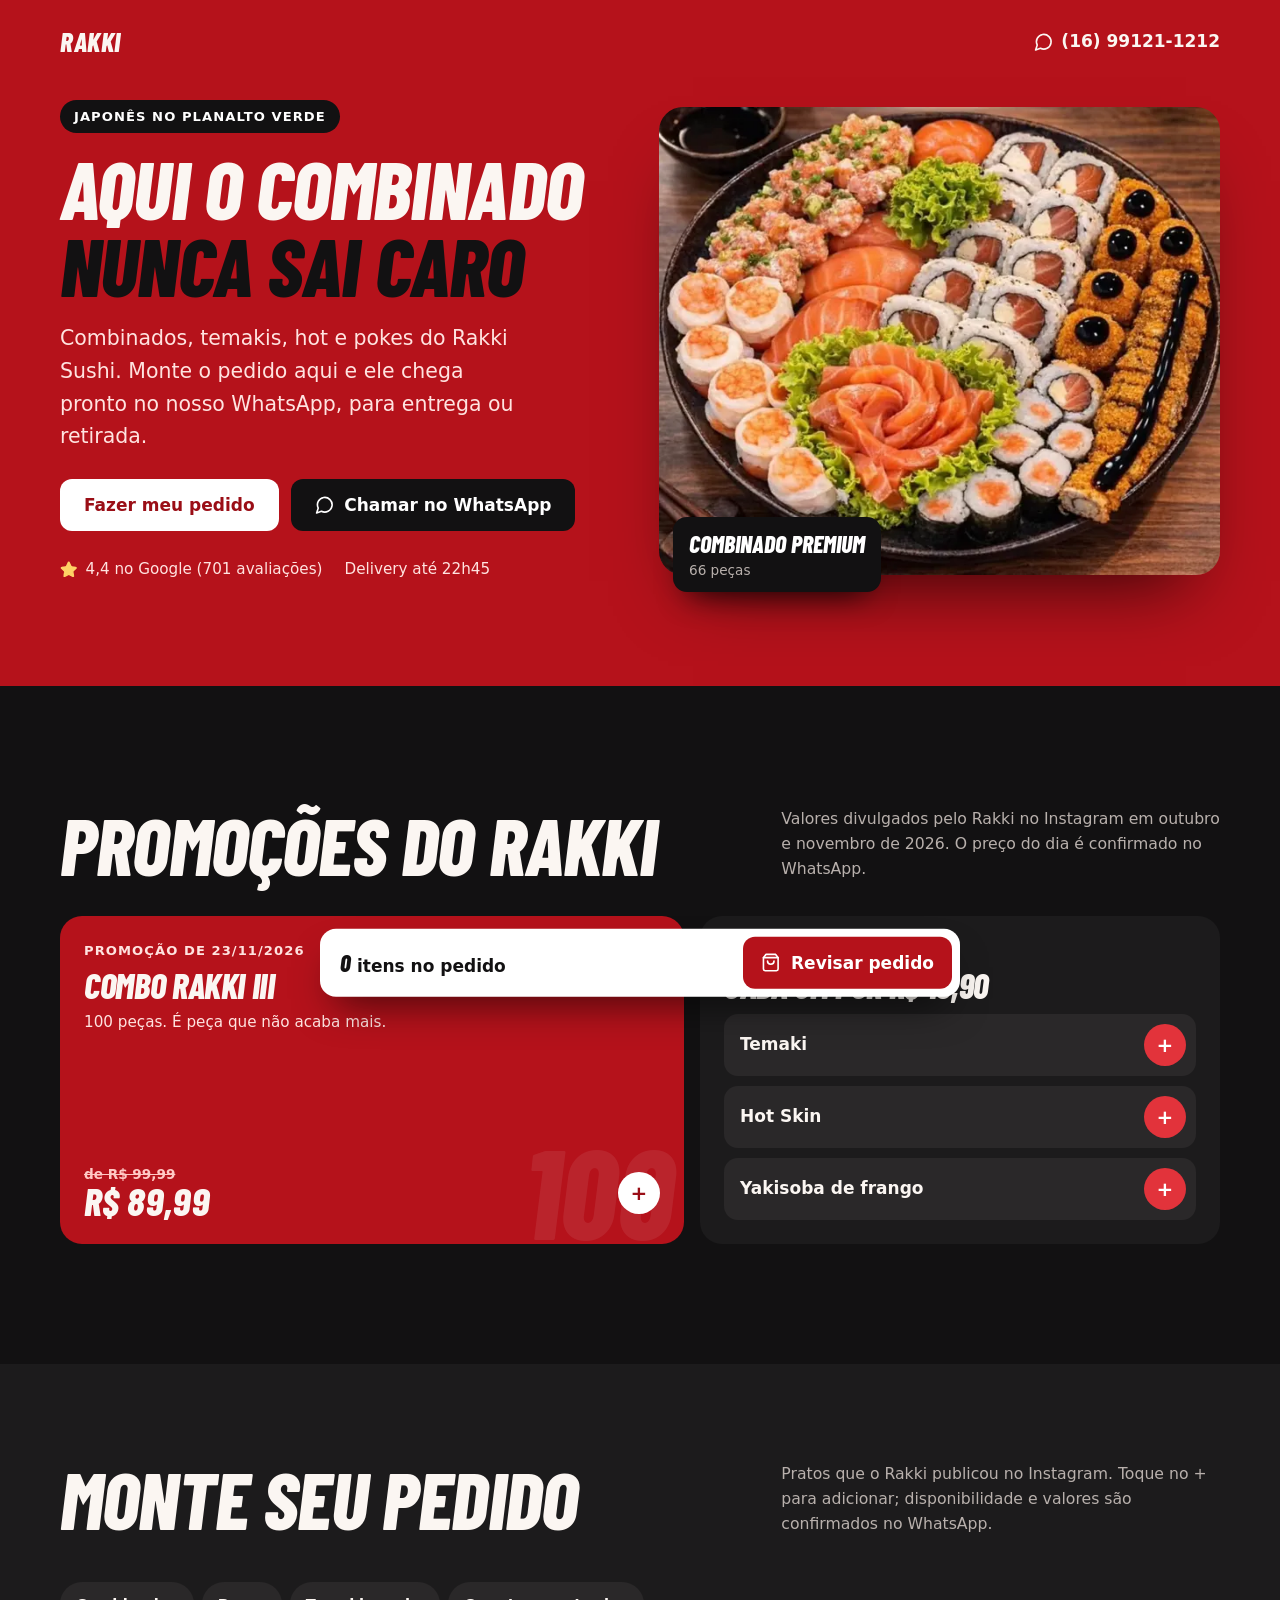
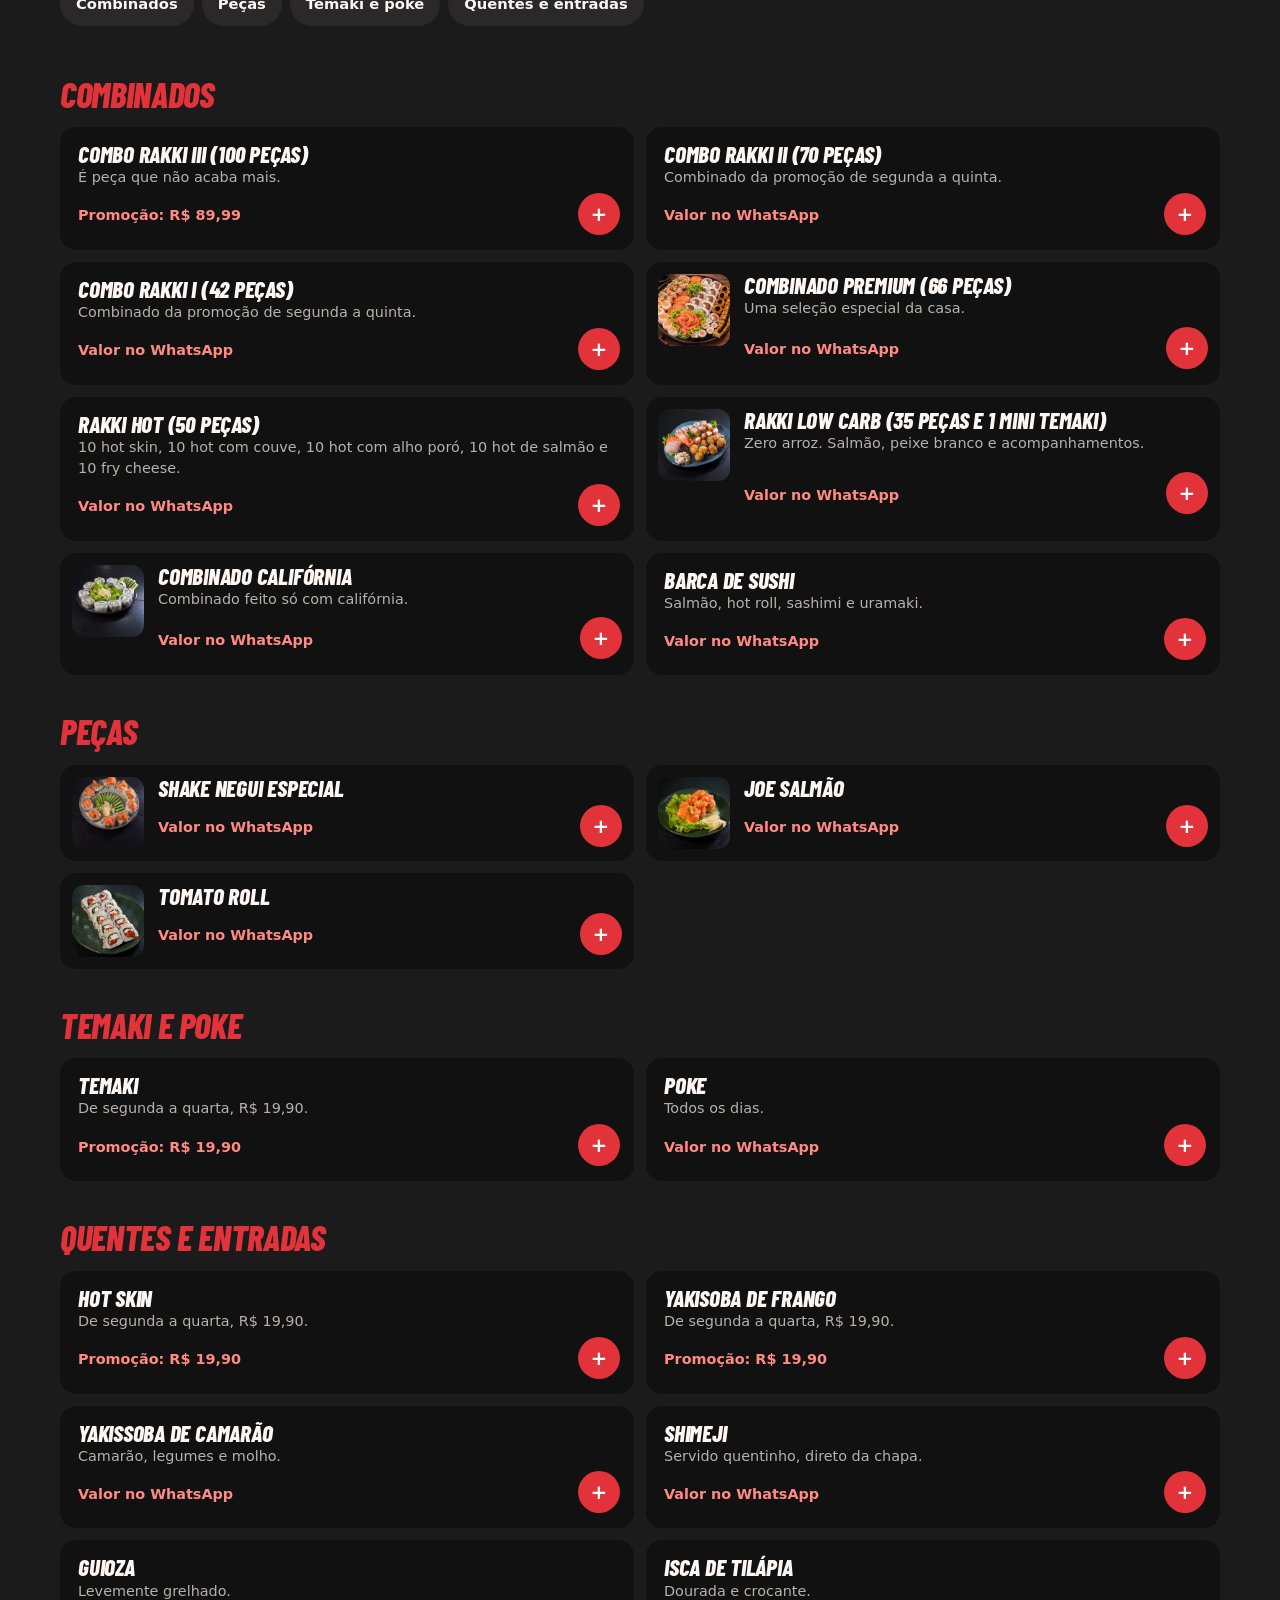
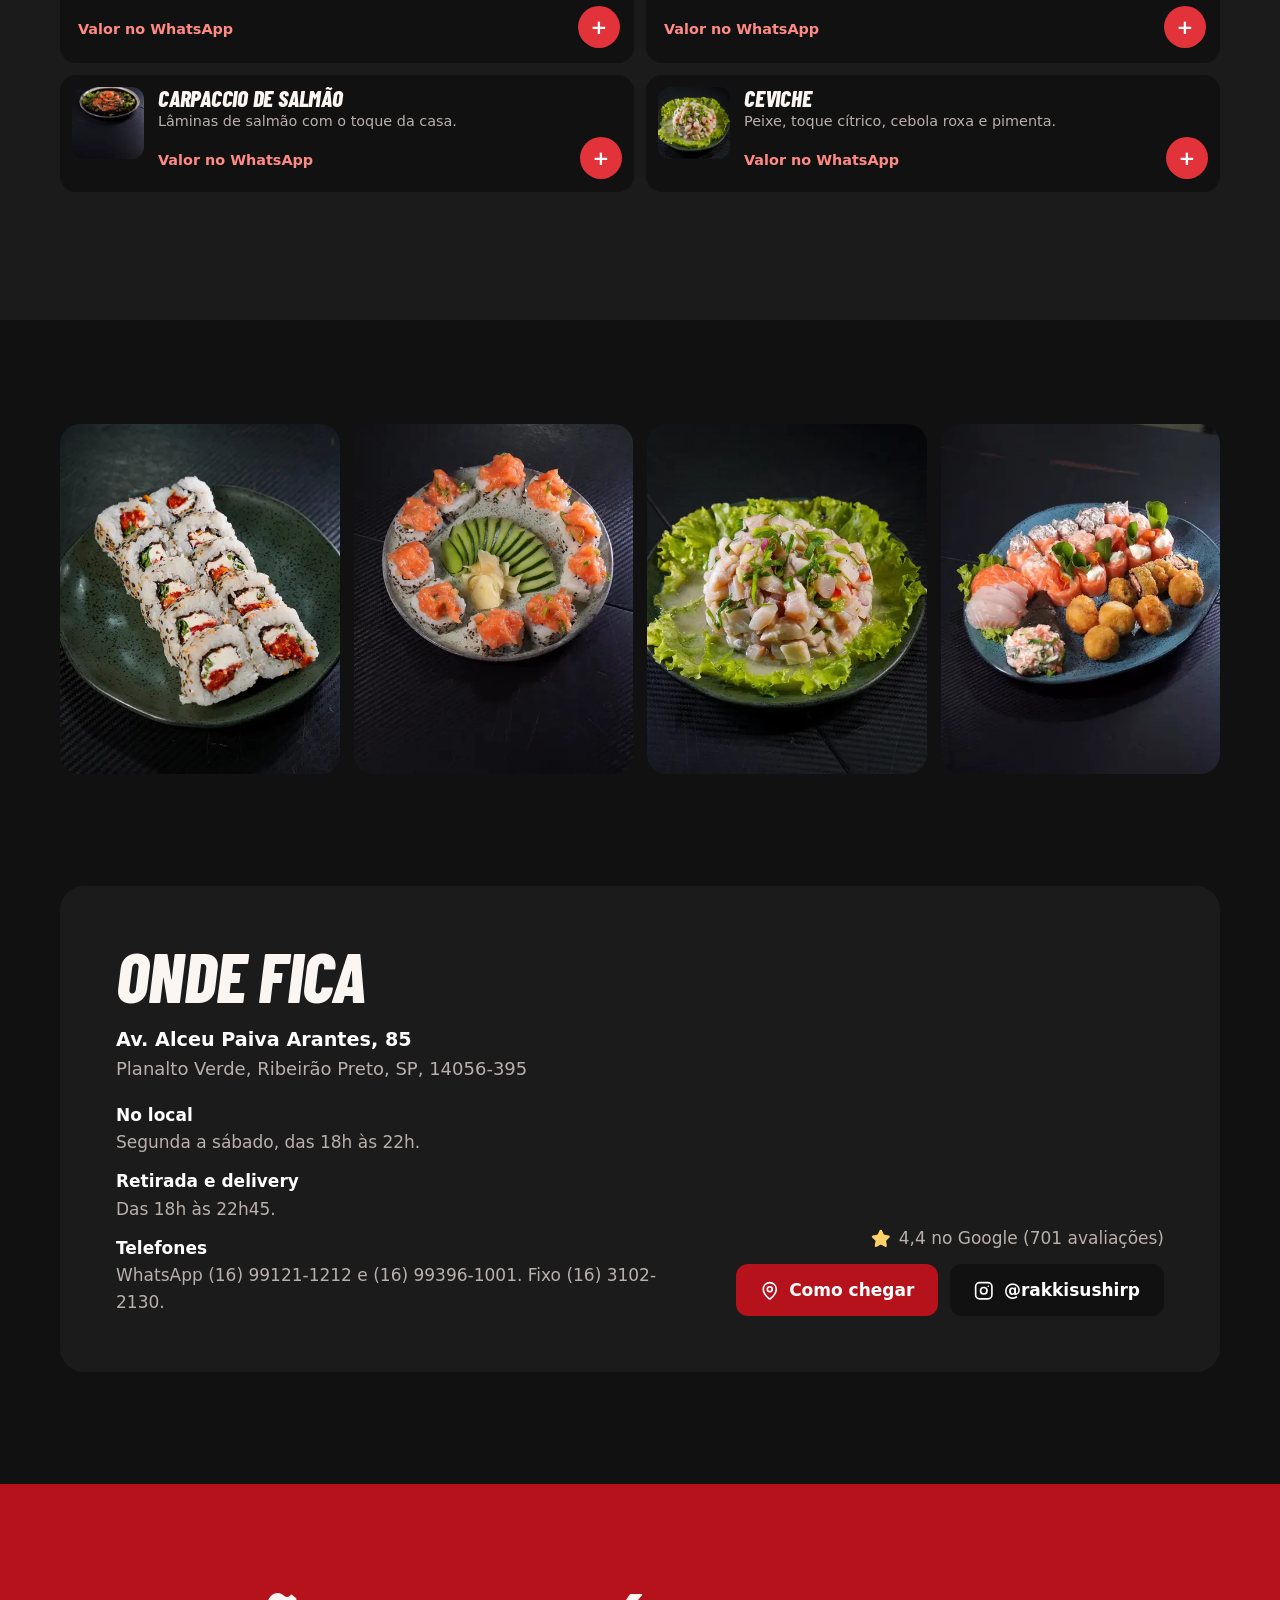
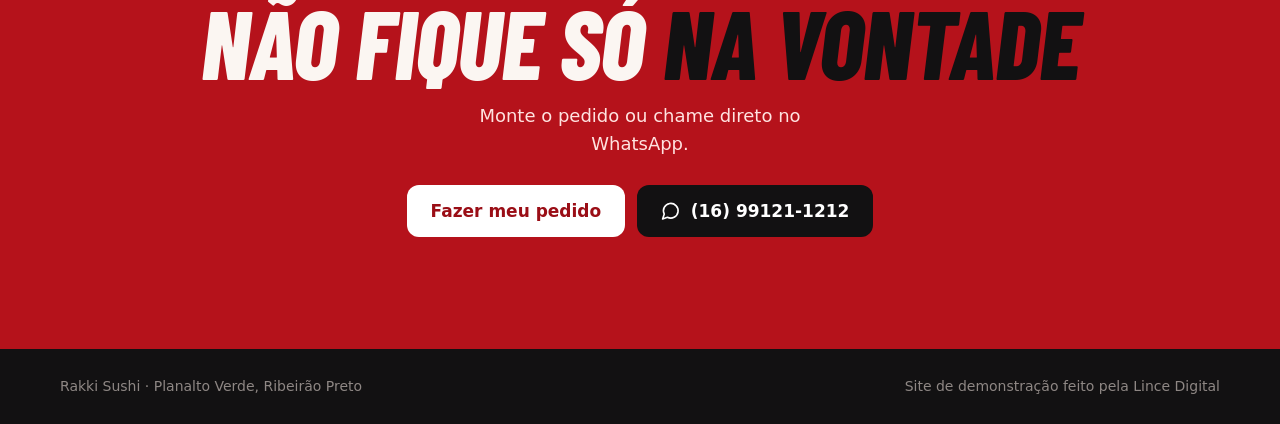
<file: rakki-sushi-unidade-iii/index.html>
<!doctype html>
<html lang="pt-BR">
<head>
<meta charset="utf-8">
<meta name="viewport" content="width=device-width,initial-scale=1,viewport-fit=cover">
<meta name="robots" content="noindex,nofollow">
<title>Rakki Sushi | Restaurante japonês no Planalto Verde</title>
<meta name="description" content="Combinados, temakis, hot e pokes do Rakki Sushi, na Av. Alceu Paiva Arantes, 85, Planalto Verde, Ribeirão Preto. Monte o pedido e mande pronto no WhatsApp (16) 99121-1212.">
<meta name="theme-color" content="#B5121B">
<link rel="preload" href="fonts/barlow-cond-800i.woff2" as="font" type="font/woff2" crossorigin>
<link rel="preload" as="image" href="img/premium-640.webp" imagesrcset="img/premium-640.webp 640w, img/premium-1080.webp 1080w" imagesizes="(min-width:900px) 46vw, 92vw" fetchpriority="high">
<style>
@font-face{font-family:"Barlow C";src:url(fonts/barlow-cond-800i.woff2) format("woff2");font-weight:800;font-style:italic;font-display:swap}
:root{--verm:#B5121B;--verm-2:#9A0E16;--verm-claro:#E2333B;--preto:#121112;--preto-2:#1C1B1C;--preto-3:#2A2829;--branco:#FBF6F2;--cinza:#B8B0AC;--titulo:"Barlow C","Arial Narrow",Impact,sans-serif;--texto:system-ui,-apple-system,"Segoe UI",Roboto,sans-serif;--ease:cubic-bezier(.16,1,.3,1)}
*{box-sizing:border-box;margin:0}
html{scroll-behavior:smooth;scroll-padding-top:16px;scrollbar-color:var(--verm-claro) var(--preto)}
body{background:var(--preto);color:var(--branco);font:400 1.0625rem/1.6 var(--texto);-webkit-font-smoothing:antialiased}
body.com-pedido{padding-bottom:88px}
::selection{background:var(--verm-claro);color:#fff}
img{display:block;max-width:100%;height:auto}
a{color:inherit}
:focus-visible{outline:3px solid #fff;outline-offset:3px;border-radius:8px}
.wrap{width:min(1160px,100% - 40px);margin-inline:auto}
h1,h2,h3,h4{font-family:var(--titulo);font-weight:800;font-style:italic;line-height:.95;letter-spacing:-.01em;text-transform:uppercase;text-wrap:balance}
svg.i{width:1.15em;height:1.15em;flex:none;fill:none;stroke:currentColor;stroke-width:2;stroke-linecap:round;stroke-linejoin:round}
.btn{display:inline-flex;align-items:center;justify-content:center;gap:10px;min-height:52px;padding:0 24px;border:0;border-radius:12px;font:700 1.0625rem var(--texto);text-decoration:none;cursor:pointer;white-space:nowrap;transition:transform .2s var(--ease),background-color .2s}
.btn:active{transform:scale(.97)}
.btn-b{background:#fff;color:var(--verm-2)}
.btn-b:hover{background:#F1E6E0}
.btn-p{background:var(--preto);color:#fff}
.btn-p:hover{background:#000}
.btn-v{background:var(--verm);color:#fff}
.btn-v:hover{background:var(--verm-2)}

/* Topo vermelho */
header{background:var(--verm);overflow:hidden}
.barra{display:flex;justify-content:space-between;align-items:center;gap:16px;padding-block:20px}
.barra .nome{font-family:var(--titulo);font-weight:800;font-style:italic;font-size:1.7rem;text-decoration:none;text-transform:uppercase;letter-spacing:.02em}
.barra a.tel{display:inline-flex;align-items:center;gap:8px;text-decoration:none;font-weight:600;font-variant-numeric:tabular-nums}
.abertura{display:grid;gap:36px;align-items:center;padding-block:clamp(16px,5vw,48px) clamp(56px,9vw,96px)}
.selo-topo{display:inline-block;background:var(--preto);color:#fff;font-weight:700;font-size:.82rem;letter-spacing:.08em;text-transform:uppercase;border-radius:999px;padding:6px 14px}
h1{font-size:clamp(3.2rem,15vw,6.6rem);margin-top:16px}
h1 span{color:var(--preto)}
.chamada{margin-top:18px;max-width:36ch;font-size:clamp(1.1rem,2.2vw,1.28rem);color:#FFE3E0}
.acoes{display:flex;flex-wrap:wrap;gap:12px;margin-top:26px}
.fatos{display:flex;flex-wrap:wrap;gap:10px 22px;margin-top:26px;color:#FFE3E0;font-size:.95rem}
.fatos span{display:inline-flex;align-items:center;gap:8px}
.estrela svg{fill:#FFD166;stroke:#FFD166}
/* Assinatura: o prato chega girando, como quem serve a mesa */
.prato{position:relative}
.prato img{width:100%;aspect-ratio:6/5;object-fit:cover;border-radius:24px;box-shadow:0 40px 70px -34px rgba(0,0,0,.75);animation:serve 1.3s var(--ease) both}
@keyframes serve{from{opacity:0;transform:translateX(18%) rotate(10deg) scale(.9)}to{opacity:1;transform:none}}
.prato .ticket{position:absolute;left:14px;bottom:-18px;background:var(--preto);color:#fff;border-radius:14px;padding:12px 16px;line-height:1.25;box-shadow:0 18px 30px -16px rgba(0,0,0,.8);animation:cai .8s 1s var(--ease) both}
.prato .ticket b{display:block;font-family:var(--titulo);font-style:italic;font-weight:800;font-size:1.5rem;text-transform:uppercase}
.prato .ticket small{color:var(--cinza);font-size:.85rem}
@keyframes cai{from{opacity:0;transform:translateY(-24px) rotate(-4deg)}to{opacity:1;transform:none}}

/* Promoções */
.promo{padding-block:clamp(72px,10vw,120px)}
.cab{display:flex;flex-wrap:wrap;justify-content:space-between;align-items:end;gap:14px 40px;margin-bottom:34px}
.cab h2{font-size:clamp(2.8rem,9vw,5rem)}
.cab p{max-width:44ch;font-size:.98rem;color:var(--cinza)}
.promos{display:grid;gap:16px}
.oferta{position:relative;background:var(--preto-2);border-radius:22px;padding:24px;display:flex;flex-direction:column;gap:8px;overflow:hidden;isolation:isolate}
.oferta.grande{background:var(--verm)}
.oferta .num{font-family:var(--titulo);font-style:italic;font-weight:800;font-size:clamp(5rem,22vw,8rem);line-height:.8;color:rgba(255,255,255,.08);position:absolute;right:10px;bottom:4px;z-index:-1}
.oferta .dia{font-weight:700;font-size:.82rem;letter-spacing:.08em;text-transform:uppercase;color:#FFB3B0}
.oferta.grande .dia{color:#FFE3E0}
.oferta h3{font-size:2.2rem}
.oferta p{color:var(--cinza);font-size:.95rem}
.oferta.grande p{color:#FFE3E0}
.oferta .linha{display:flex;justify-content:space-between;align-items:center;gap:12px;margin-top:auto;padding-top:14px}
.preco{font-family:var(--titulo);font-style:italic;font-weight:800;font-size:2.4rem;line-height:1;font-variant-numeric:tabular-nums}
.preco s{display:block;font:600 .85rem var(--texto);color:#FFC9C5;text-decoration:line-through}
.oferta.grande .qtd button{background:var(--verm-2)}
.oferta.grande .qtd button.mais{background:#fff;color:var(--verm-2)}
.trio{display:grid;gap:10px;margin-top:4px}
.trio div{display:flex;justify-content:space-between;align-items:center;gap:10px;background:var(--preto-3);border-radius:14px;padding:10px 10px 10px 16px;font-weight:700}
.trio .qtd button.menos{background:var(--preto)}

/* Cardápio */
.cardapio{padding-block:clamp(40px,8vw,96px) clamp(72px,11vw,128px);background:var(--preto-2)}
.abas{position:sticky;top:0;z-index:5;display:flex;gap:8px;overflow-x:auto;padding:12px 0;margin-bottom:6px;background:var(--preto-2);scrollbar-width:none}
.abas::-webkit-scrollbar{display:none}
.abas a{flex:none;text-decoration:none;font-weight:700;font-size:.92rem;background:var(--preto-3);border-radius:999px;padding:10px 16px;white-space:nowrap}
.abas a:hover{background:#3A3738}
.grupo{margin-top:40px;scroll-margin-top:72px}
.grupo h3.titulo{font-size:2.2rem;margin-bottom:16px;color:var(--verm-claro)}
.itens{display:grid;gap:12px}
.item{display:grid;grid-template-columns:72px 1fr;gap:4px 14px;align-items:start;background:var(--preto);border-radius:16px;padding:12px}
.item.sem-foto{grid-template-columns:1fr;padding:16px 14px 14px 18px}
.item .pe{grid-column:-2/-1;display:flex;justify-content:space-between;align-items:center;gap:12px;min-height:44px}
.item img{width:72px;height:72px;object-fit:cover;border-radius:12px;grid-row:span 2}
.item h4{font-size:1.45rem}
.item p{font-size:.9rem;color:var(--cinza);margin-top:2px;line-height:1.45}
.item .v{font-weight:700;color:#FF8A84;font-size:.9rem;margin-top:4px}
.qtd{display:flex;align-items:center;gap:6px}
.qtd button{width:42px;height:42px;border-radius:50%;border:0;background:var(--preto-3);color:#fff;font:700 1.25rem/1 var(--texto);cursor:pointer;display:grid;place-items:center;transition:background-color .2s,transform .15s}
.qtd button.mais{background:var(--verm-claro)}
.qtd button.mais:hover{background:var(--verm)}
.qtd button:active{transform:scale(.92)}
.qtd output{min-width:1.4em;text-align:center;font-weight:700;font-variant-numeric:tabular-nums}
.qtd button.menos,.qtd output{display:none}
.tem .qtd button.menos{display:grid}
.tem .qtd output{display:block}

/* Galeria */
.fotos{padding-top:clamp(64px,9vw,104px)}
.galeria{display:grid;grid-auto-flow:column;grid-auto-columns:minmax(220px,64vw);gap:14px;overflow-x:auto;scroll-snap-type:x mandatory;padding:0 20px 8px;scrollbar-width:none}
.galeria::-webkit-scrollbar{display:none}
.galeria img{border-radius:20px;scroll-snap-align:center;width:100%;aspect-ratio:4/5;object-fit:cover}

/* Onde */
.onde{padding-block:clamp(64px,10vw,112px)}
.onde .grade{display:grid;gap:28px;background:var(--preto-2);border-radius:24px;padding:clamp(28px,5vw,56px)}
.onde h2{font-size:clamp(2.8rem,8vw,4.4rem)}
.onde address{font-style:normal;margin-top:16px;font-size:1.125rem;color:var(--cinza)}
.onde address strong{display:block;color:#fff;font-size:1.2rem}
.info{display:grid;gap:12px;margin-top:18px;color:var(--cinza)}
.info strong{display:block;color:#fff}
.onde .links{display:flex;flex-wrap:wrap;gap:12px;align-items:center}
.nota{display:inline-flex;align-items:center;gap:8px;color:var(--cinza);width:100%}

/* Final */
.final{background:var(--verm);padding-block:clamp(64px,10vw,112px);text-align:center}
.final h2{font-size:clamp(3rem,11vw,6rem)}
.final h2 span{color:var(--preto)}
.final p{margin:14px auto 0;max-width:34ch;color:#FFE3E0;font-size:1.125rem}
.final .acoes{justify-content:center}
footer{padding-block:26px calc(26px + env(safe-area-inset-bottom));color:#8E8784;font-size:.875rem}
footer .wrap{display:flex;flex-wrap:wrap;gap:8px 24px;justify-content:space-between}

/* Sacola e revisão */
.sacola{position:fixed;left:12px;right:12px;bottom:calc(12px + env(safe-area-inset-bottom));z-index:20;display:flex;justify-content:space-between;align-items:center;gap:12px;background:#fff;color:var(--preto);border-radius:16px;padding:8px 8px 8px 20px;box-shadow:0 20px 40px -16px rgba(0,0,0,.7);transform:translateY(160%);transition:transform .45s var(--ease);max-width:640px;margin-inline:auto}
.com-pedido .sacola{transform:none}
.sacola .resumo{font-weight:700;white-space:nowrap}
.sacola .resumo b{font-family:var(--titulo);font-style:italic;font-size:1.5rem}
.sacola .btn{padding:0 18px}
@media (max-width:420px){.so-largo{display:none}}
dialog{margin:auto;border:0;padding:0;border-radius:22px;width:min(560px,100% - 24px);max-height:calc(100dvh - 24px);background:var(--preto-2);color:#fff;box-shadow:0 40px 80px -30px rgba(0,0,0,.8)}
dialog::backdrop{background:rgba(8,6,6,.7);backdrop-filter:blur(3px)}
dialog[open]{animation:abre .35s var(--ease)}
@keyframes abre{from{opacity:0;transform:translateY(20px) scale(.98)}to{opacity:1;transform:none}}
.revisao{padding:26px 24px 24px;display:flex;flex-direction:column;gap:18px}
.revisao header{background:none;overflow:visible;display:flex;justify-content:space-between;align-items:start;gap:12px}
.revisao h2{font-size:2.4rem}
.fechar{width:42px;height:42px;border-radius:50%;border:0;background:var(--preto-3);color:#fff;cursor:pointer;display:grid;place-items:center;flex:none}
.lista{list-style:none;padding:0;display:grid;gap:8px}
.lista li{display:flex;justify-content:space-between;gap:12px;font-weight:600}
.lista li span:last-child{font-variant-numeric:tabular-nums;color:#FF8A84}
.campo{display:grid;gap:6px}
.campo label,.campo legend{font-weight:700;font-size:.95rem}
.campo input,.campo textarea{font:1rem var(--texto);color:#fff;background:var(--preto);border:1px solid #474344;border-radius:12px;padding:12px 14px;width:100%}
.campo textarea{min-height:70px;resize:vertical}
fieldset.campo{border:0;padding:0}
.opcoes{display:flex;gap:10px;flex-wrap:wrap}
.opcoes label{white-space:nowrap;display:inline-flex;align-items:center;gap:8px;background:var(--preto);border:1px solid #474344;border-radius:999px;padding:10px 16px;font-weight:600;cursor:pointer}
.opcoes input{accent-color:var(--verm-claro)}
.aviso{font-size:.88rem;color:var(--cinza)}

@media (min-width:900px){
  .abertura{grid-template-columns:1fr 1.05fr;gap:64px;padding-block:16px 104px}
  h1{font-size:clamp(4rem,6.4vw,6.4rem)}
  .promos{grid-template-columns:1.2fr 1fr}
  .itens{grid-template-columns:1fr 1fr}
  .galeria{grid-auto-flow:initial;grid-template-columns:repeat(4,1fr);overflow:visible;width:min(1160px,100% - 40px);margin-inline:auto;padding:0}
  .onde .grade{grid-template-columns:1.2fr 1fr;align-items:end}
  .onde .links{justify-content:flex-end}
  .nota{justify-content:flex-end}
}
@media (prefers-reduced-motion:reduce){*,*::before{animation:none!important;transition:none!important}html{scroll-behavior:auto}}
</style>
</head>
<body>
<svg width="0" height="0" style="position:absolute" aria-hidden="true">
  <symbol id="i-zap" viewBox="0 0 24 24"><path d="M7.9 20A9 9 0 1 0 4 16.1L2 22Z"/></symbol>
  <symbol id="i-pino" viewBox="0 0 24 24"><path d="M20 10c0 5-5.5 10.2-7.4 11.8a1 1 0 0 1-1.2 0C9.5 20.2 4 15 4 10a8 8 0 0 1 16 0"/><circle cx="12" cy="10" r="3"/></symbol>
  <symbol id="i-estrela" viewBox="0 0 24 24"><path d="M11.5 2.3a.5.5 0 0 1 1 0l2.3 4.7a2.1 2.1 0 0 0 1.6 1.2l5.2.7a.5.5 0 0 1 .3.9l-3.7 3.7a2.1 2.1 0 0 0-.6 1.8l.9 5.2a.5.5 0 0 1-.8.5l-4.6-2.4a2.1 2.1 0 0 0-2 0L6.4 21a.5.5 0 0 1-.8-.5l.9-5.2a2.1 2.1 0 0 0-.6-1.8L2.2 9.8a.5.5 0 0 1 .3-.9l5.1-.7a2.1 2.1 0 0 0 1.6-1.2z"/></symbol>
  <symbol id="i-sacola" viewBox="0 0 24 24"><path d="M6 2 3 6v14a2 2 0 0 0 2 2h14a2 2 0 0 0 2-2V6l-3-4Z"/><path d="M3 6h18"/><path d="M16 10a4 4 0 0 1-8 0"/></symbol>
  <symbol id="i-x" viewBox="0 0 24 24"><path d="M18 6 6 18M6 6l12 12"/></symbol>
  <symbol id="i-insta" viewBox="0 0 24 24"><rect x="2" y="2" width="20" height="20" rx="5"/><circle cx="12" cy="12" r="4"/><path d="M17.5 6.5h.01"/></symbol>
</svg>

<header>
  <div class="wrap">
    <nav class="barra" aria-label="Contato">
      <a class="nome" href="#">Rakki</a>
      <a class="tel" href="https://wa.me/5516991211212" data-ev="whatsapp" target="_blank" rel="noopener"><svg class="i" aria-hidden="true"><use href="#i-zap"/></svg>(16) 99121-1212</a>
    </nav>
    <div class="abertura">
      <div>
        <span class="selo-topo">Japonês no Planalto Verde</span>
        <h1>Aqui o combinado <span>nunca sai caro</span></h1>
        <p class="chamada">Combinados, temakis, hot e pokes do Rakki Sushi. Monte o pedido aqui e ele chega pronto no nosso WhatsApp, para entrega ou retirada.</p>
        <div class="acoes">
          <a class="btn btn-b" href="#cardapio">Fazer meu pedido</a>
          <a class="btn btn-p" href="https://wa.me/5516991211212" data-ev="whatsapp" target="_blank" rel="noopener"><svg class="i" aria-hidden="true"><use href="#i-zap"/></svg>Chamar no WhatsApp</a>
        </div>
        <p class="fatos">
          <span class="estrela"><svg class="i" aria-hidden="true"><use href="#i-estrela"/></svg>4,4 no Google (701 avaliações)</span>
          <span>Delivery até 22h45</span>
        </p>
      </div>
      <div class="prato">
        <img src="img/premium-640.webp" srcset="img/premium-640.webp 640w, img/premium-1080.webp 1080w" sizes="(min-width:900px) 46vw, 92vw" width="1080" height="900" fetchpriority="high" alt="Combinado Premium do Rakki num prato redondo com rosa de sashimi, uramakis, joes e hot roll">
        <p class="ticket"><b>Combinado Premium</b><small>66 peças</small></p>
      </div>
    </div>
  </div>
</header>

<main>
  <section class="promo" aria-labelledby="t-promo">
    <div class="wrap">
      <div class="cab">
        <h2 id="t-promo">Promoções do Rakki</h2>
        <p>Valores divulgados pelo Rakki no Instagram em outubro e novembro de 2026. O preço do dia é confirmado no WhatsApp.</p>
      </div>
      <div class="promos">
        <article class="oferta grande" data-item="Combo Rakki III (100 peças)">
          <span class="num" aria-hidden="true">100</span>
          <span class="dia">Promoção de 23/11/2026</span>
          <h3>Combo Rakki III</h3>
          <p>100 peças. É peça que não acaba mais.</p>
          <div class="linha"><span class="preco"><s>de R$ 99,99</s>R$ 89,99</span><div class="qtd"></div></div>
        </article>
        <article class="oferta">
          <span class="dia">Segunda a quarta</span>
          <h3>Cada um por R$ 19,90</h3>
          <div class="trio">
            <div data-item="Temaki">Temaki<span class="qtd"></span></div>
            <div data-item="Hot Skin">Hot Skin<span class="qtd"></span></div>
            <div data-item="Yakisoba de frango">Yakisoba de frango<span class="qtd"></span></div>
          </div>
        </article>
      </div>
    </div>
  </section>

  <section class="cardapio" id="cardapio" aria-labelledby="t-cardapio">
    <div class="wrap">
      <div class="cab">
        <h2 id="t-cardapio">Monte seu pedido</h2>
        <p>Pratos que o Rakki publicou no Instagram. Toque no + para adicionar; disponibilidade e valores são confirmados no WhatsApp.</p>
      </div>
      <nav class="abas" aria-label="Categorias do cardápio"><a href="#g-combinados">Combinados</a><a href="#g-pecas">Peças</a><a href="#g-temaki">Temaki e poke</a><a href="#g-quentes">Quentes e entradas</a></nav>

      <div class="grupo" id="g-combinados">
        <h3 class="titulo">Combinados</h3>
        <div class="itens">
          <div class="item sem-foto" data-item="Combo Rakki III (100 peças)"><div><h4>Combo Rakki III (100 peças)</h4><p>É peça que não acaba mais.</p></div><div class="pe"><span class="v">Promoção: R$ 89,99</span><div class="qtd"></div></div></div>
          <div class="item sem-foto" data-item="Combo Rakki II (70 peças)"><div><h4>Combo Rakki II (70 peças)</h4><p>Combinado da promoção de segunda a quinta.</p></div><div class="pe"><span class="v">Valor no WhatsApp</span><div class="qtd"></div></div></div>
          <div class="item sem-foto" data-item="Combo Rakki I (42 peças)"><div><h4>Combo Rakki I (42 peças)</h4><p>Combinado da promoção de segunda a quinta.</p></div><div class="pe"><span class="v">Valor no WhatsApp</span><div class="qtd"></div></div></div>
          <div class="item" data-item="Combinado Premium (66 peças)"><img src="img/t-premium.webp" width="200" height="200" loading="lazy" decoding="async" alt="Combinado Premium (66 peças)"><div><h4>Combinado Premium (66 peças)</h4><p>Uma seleção especial da casa.</p></div><div class="pe"><span class="v">Valor no WhatsApp</span><div class="qtd"></div></div></div>
          <div class="item sem-foto" data-item="Rakki Hot (50 peças)"><div><h4>Rakki Hot (50 peças)</h4><p>10 hot skin, 10 hot com couve, 10 hot com alho poró, 10 hot de salmão e 10 fry cheese.</p></div><div class="pe"><span class="v">Valor no WhatsApp</span><div class="qtd"></div></div></div>
          <div class="item" data-item="Rakki Low Carb (35 peças e 1 mini temaki)"><img src="img/t-lowcarb.webp" width="200" height="200" loading="lazy" decoding="async" alt="Rakki Low Carb (35 peças e 1 mini temaki)"><div><h4>Rakki Low Carb (35 peças e 1 mini temaki)</h4><p>Zero arroz. Salmão, peixe branco e acompanhamentos.</p></div><div class="pe"><span class="v">Valor no WhatsApp</span><div class="qtd"></div></div></div>
          <div class="item" data-item="Combinado Califórnia"><img src="img/t-california.webp" width="200" height="200" loading="lazy" decoding="async" alt="Combinado Califórnia"><div><h4>Combinado Califórnia</h4><p>Combinado feito só com califórnia.</p></div><div class="pe"><span class="v">Valor no WhatsApp</span><div class="qtd"></div></div></div>
          <div class="item sem-foto" data-item="Barca de sushi"><div><h4>Barca de sushi</h4><p>Salmão, hot roll, sashimi e uramaki.</p></div><div class="pe"><span class="v">Valor no WhatsApp</span><div class="qtd"></div></div></div>
        </div>
      </div>

      <div class="grupo" id="g-pecas">
        <h3 class="titulo">Peças</h3>
        <div class="itens">
          <div class="item" data-item="Shake Negui Especial"><img src="img/t-shake.webp" width="200" height="200" loading="lazy" decoding="async" alt="Shake Negui Especial"><div><h4>Shake Negui Especial</h4></div><div class="pe"><span class="v">Valor no WhatsApp</span><div class="qtd"></div></div></div>
          <div class="item" data-item="Joe Salmão"><img src="img/t-joe.webp" width="200" height="200" loading="lazy" decoding="async" alt="Joe Salmão"><div><h4>Joe Salmão</h4></div><div class="pe"><span class="v">Valor no WhatsApp</span><div class="qtd"></div></div></div>
          <div class="item" data-item="Tomato Roll"><img src="img/t-tomato.webp" width="200" height="200" loading="lazy" decoding="async" alt="Tomato Roll"><div><h4>Tomato Roll</h4></div><div class="pe"><span class="v">Valor no WhatsApp</span><div class="qtd"></div></div></div>
        </div>
      </div>

      <div class="grupo" id="g-temaki">
        <h3 class="titulo">Temaki e poke</h3>
        <div class="itens">
          <div class="item sem-foto" data-item="Temaki"><div><h4>Temaki</h4><p>De segunda a quarta, R$ 19,90.</p></div><div class="pe"><span class="v">Promoção: R$ 19,90</span><div class="qtd"></div></div></div>
          <div class="item sem-foto" data-item="Poke"><div><h4>Poke</h4><p>Todos os dias.</p></div><div class="pe"><span class="v">Valor no WhatsApp</span><div class="qtd"></div></div></div>
        </div>
      </div>

      <div class="grupo" id="g-quentes">
        <h3 class="titulo">Quentes e entradas</h3>
        <div class="itens">
          <div class="item sem-foto" data-item="Hot Skin"><div><h4>Hot Skin</h4><p>De segunda a quarta, R$ 19,90.</p></div><div class="pe"><span class="v">Promoção: R$ 19,90</span><div class="qtd"></div></div></div>
          <div class="item sem-foto" data-item="Yakisoba de frango"><div><h4>Yakisoba de frango</h4><p>De segunda a quarta, R$ 19,90.</p></div><div class="pe"><span class="v">Promoção: R$ 19,90</span><div class="qtd"></div></div></div>
          <div class="item sem-foto" data-item="Yakissoba de camarão"><div><h4>Yakissoba de camarão</h4><p>Camarão, legumes e molho.</p></div><div class="pe"><span class="v">Valor no WhatsApp</span><div class="qtd"></div></div></div>
          <div class="item sem-foto" data-item="Shimeji"><div><h4>Shimeji</h4><p>Servido quentinho, direto da chapa.</p></div><div class="pe"><span class="v">Valor no WhatsApp</span><div class="qtd"></div></div></div>
          <div class="item sem-foto" data-item="Guioza"><div><h4>Guioza</h4><p>Levemente grelhado.</p></div><div class="pe"><span class="v">Valor no WhatsApp</span><div class="qtd"></div></div></div>
          <div class="item sem-foto" data-item="Isca de tilápia"><div><h4>Isca de tilápia</h4><p>Dourada e crocante.</p></div><div class="pe"><span class="v">Valor no WhatsApp</span><div class="qtd"></div></div></div>
          <div class="item" data-item="Carpaccio de salmão"><img src="img/t-carpaccio.webp" width="200" height="200" loading="lazy" decoding="async" alt="Carpaccio de salmão"><div><h4>Carpaccio de salmão</h4><p>Lâminas de salmão com o toque da casa.</p></div><div class="pe"><span class="v">Valor no WhatsApp</span><div class="qtd"></div></div></div>
          <div class="item" data-item="Ceviche"><img src="img/t-ceviche.webp" width="200" height="200" loading="lazy" decoding="async" alt="Ceviche"><div><h4>Ceviche</h4><p>Peixe, toque cítrico, cebola roxa e pimenta.</p></div><div class="pe"><span class="v">Valor no WhatsApp</span><div class="qtd"></div></div></div>
        </div>
      </div>

    </div>
  </section>

  <section class="fotos" aria-label="Fotos do Rakki">
    <div class="galeria">
      <img src="img/tomato-480.webp" width="480" height="600" loading="lazy" decoding="async" alt="Tomato roll em prato verde">
      <img src="img/shake-480.webp" width="480" height="600" loading="lazy" decoding="async" alt="Shake negui especial em volta de lâminas de pepino">
      <img src="img/ceviche-480.webp" width="480" height="600" loading="lazy" decoding="async" alt="Ceviche sobre folhas de alface">
      <img src="img/lowcarb-480.webp" width="480" height="600" loading="lazy" decoding="async" alt="Combinado low carb com sashimi, joes e peças empanadas">
    </div>
  </section>

  <section class="onde" aria-labelledby="t-onde">
    <div class="wrap">
      <div class="grade">
        <div>
          <h2 id="t-onde">Onde fica</h2>
          <address><strong>Av. Alceu Paiva Arantes, 85</strong>Planalto Verde, Ribeirão Preto, SP, 14056-395</address>
          <div class="info">
            <p><strong>No local</strong>Segunda a sábado, das 18h às 22h.</p>
            <p><strong>Retirada e delivery</strong>Das 18h às 22h45.</p>
            <p><strong>Telefones</strong>WhatsApp (16) 99121-1212 e (16) 99396-1001. Fixo (16) 3102-2130.</p>
          </div>
        </div>
        <div class="links">
          <p class="nota estrela"><svg class="i" aria-hidden="true"><use href="#i-estrela"/></svg>4,4 no Google (701 avaliações)</p>
          <a class="btn btn-v" href="https://www.google.com/maps/place/?q=place_id:ChIJrXoQFbm_uZQRVHg72Mhm_8c" data-ev="rota" target="_blank" rel="noopener"><svg class="i" aria-hidden="true"><use href="#i-pino"/></svg>Como chegar</a>
          <a class="btn btn-p" href="https://www.instagram.com/rakkisushirp/" data-ev="instagram" target="_blank" rel="noopener"><svg class="i" aria-hidden="true"><use href="#i-insta"/></svg>@rakkisushirp</a>
        </div>
      </div>
    </div>
  </section>

  <section class="final" aria-labelledby="t-final">
    <div class="wrap">
      <h2 id="t-final">Não fique só <span>na vontade</span></h2>
      <p>Monte o pedido ou chame direto no WhatsApp.</p>
      <div class="acoes">
        <a class="btn btn-b" href="#cardapio">Fazer meu pedido</a>
        <a class="btn btn-p" href="https://wa.me/5516991211212" data-ev="whatsapp" target="_blank" rel="noopener"><svg class="i" aria-hidden="true"><use href="#i-zap"/></svg>(16) 99121-1212</a>
      </div>
    </div>
  </section>
</main>

<footer>
  <div class="wrap">
    <span>Rakki Sushi · Planalto Verde, Ribeirão Preto</span>
    <span>Site de demonstração feito pela Lince Digital</span>
  </div>
</footer>

<div class="sacola" role="region" aria-label="Seu pedido">
  <span class="resumo" aria-live="polite"><b id="n-itens">0</b> <span id="t-itens">itens</span><span class="so-largo"> no pedido</span></span>
  <button class="btn btn-v" type="button" id="revisar"><svg class="i" aria-hidden="true"><use href="#i-sacola"/></svg>Revisar pedido</button>
</div>

<dialog id="pedido" aria-labelledby="t-revisao">
  <form class="revisao" method="dialog" id="form-pedido">
    <header><h2 id="t-revisao">Seu pedido</h2><button class="fechar" type="button" id="fechar" aria-label="Fechar"><svg class="i" aria-hidden="true"><use href="#i-x"/></svg></button></header>
    <ul class="lista" id="lista"></ul>
    <div class="campo"><label for="f-nome">Seu nome</label><input id="f-nome" name="nome" autocomplete="name" required></div>
    <fieldset class="campo"><legend>Como prefere receber?</legend>
      <div class="opcoes"><label><input type="radio" name="receber" value="Entrega" checked> Entrega</label><label><input type="radio" name="receber" value="Retirada no local"> Retirar no local</label></div>
    </fieldset>
    <div class="campo" id="campo-end"><label for="f-end">Endereço de entrega</label><input id="f-end" name="endereco" autocomplete="street-address" placeholder="Rua, número e bairro"></div>
    <div class="campo"><label for="f-obs">Observação (opcional)</label><textarea id="f-obs" name="obs" placeholder="Ex.: sabor do temaki, troco para 100"></textarea></div>
    <button class="btn btn-v" type="submit"><svg class="i" aria-hidden="true"><use href="#i-zap"/></svg>Enviar pedido no WhatsApp</button>
    <p class="aviso">O pedido abre no WhatsApp do Rakki já escrito. Valor, taxa e prazo são confirmados por lá.</p>
  </form>
</dialog>

<script>
(function(){
  var NUM = '5516991211212', SLUG = 'rakki-sushi-unidade-iii', LOJA = 'Rakki';
  var ev = function(e){ if (/github\.io$|\.com\.br$/.test(location.hostname)) { var i = new Image(); i.src = 'https://n8n-felc.srv2128402.hstgr.cloud/webhook/lince-sites-evento?s=' + SLUG + '&e=' + e + '&t=' + Date.now(); } };
  ev('visita');
  document.querySelectorAll('[data-ev]').forEach(function(a){ a.addEventListener('click', function(){ ev(a.dataset.ev); }); });
  var pedido = {}, cards = {}, body = document.body, nEl = document.getElementById('n-itens'), tEl = document.getElementById('t-itens');
  function atualiza(){
    var total = 0; for (var k in pedido) total += pedido[k];
    nEl.textContent = total; tEl.textContent = total === 1 ? 'item' : 'itens';
    body.classList.toggle('com-pedido', total > 0);
  }
  document.querySelectorAll('[data-item]').forEach(function(card){
    var nome = card.dataset.item, box = card.querySelector('.qtd');
    box.innerHTML = '<button type="button" class="menos" aria-label="Tirar ' + nome + '">−</button><output aria-live="polite">0</output><button type="button" class="mais" aria-label="Adicionar ' + nome + '">+</button>';
    (cards[nome] = cards[nome] || []).push(card);
    function muda(d){
      var q = Math.max(0, (pedido[nome] || 0) + d); if (q) pedido[nome] = q; else delete pedido[nome];
      cards[nome].forEach(function(c){ c.querySelector('output').textContent = q; c.classList.toggle('tem', q > 0); });
      atualiza();
    }
    box.querySelector('.mais').addEventListener('click', function(){ muda(1); });
    box.querySelector('.menos').addEventListener('click', function(){ muda(-1); });
  });
  var dlg = document.getElementById('pedido'), form = document.getElementById('form-pedido'), lista = document.getElementById('lista'), campoEnd = document.getElementById('campo-end');
  document.getElementById('revisar').addEventListener('click', function(){
    lista.textContent = '';
    for (var k in pedido) { var li = document.createElement('li'); var a = document.createElement('span'); a.textContent = pedido[k] + 'x'; var b = document.createElement('span'); b.textContent = k; li.appendChild(b); li.appendChild(a); lista.appendChild(li); }
    dlg.showModal();
  });
  document.getElementById('fechar').addEventListener('click', function(){ dlg.close(); });
  dlg.addEventListener('click', function(e){ if (e.target === dlg) dlg.close(); });
  form.addEventListener('change', function(){ campoEnd.style.display = form.receber.value === 'Entrega' ? '' : 'none'; });
  form.addEventListener('submit', function(e){
    e.preventDefault();
    if (!form.nome.value.trim()) { form.nome.focus(); return; }
    if (form.receber.value === 'Entrega' && !form.endereco.value.trim()) { form.endereco.focus(); return; }
    var t = 'Olá, ' + LOJA + '! Quero fazer um pedido pelo site:\n';
    for (var k in pedido) t += '\n' + pedido[k] + 'x ' + k;
    t += '\n\nNome: ' + form.nome.value.trim() + '\n' + form.receber.value;
    if (form.receber.value === 'Entrega') t += ': ' + form.endereco.value.trim();
    if (form.obs.value.trim()) t += '\nObservação: ' + form.obs.value.trim();
    ev('pedido');
    window.open('https://wa.me/' + NUM + '?text=' + encodeURIComponent(t), '_blank', 'noopener');
    dlg.close();
  });
})();
</script>
</body>
</html>
</file>
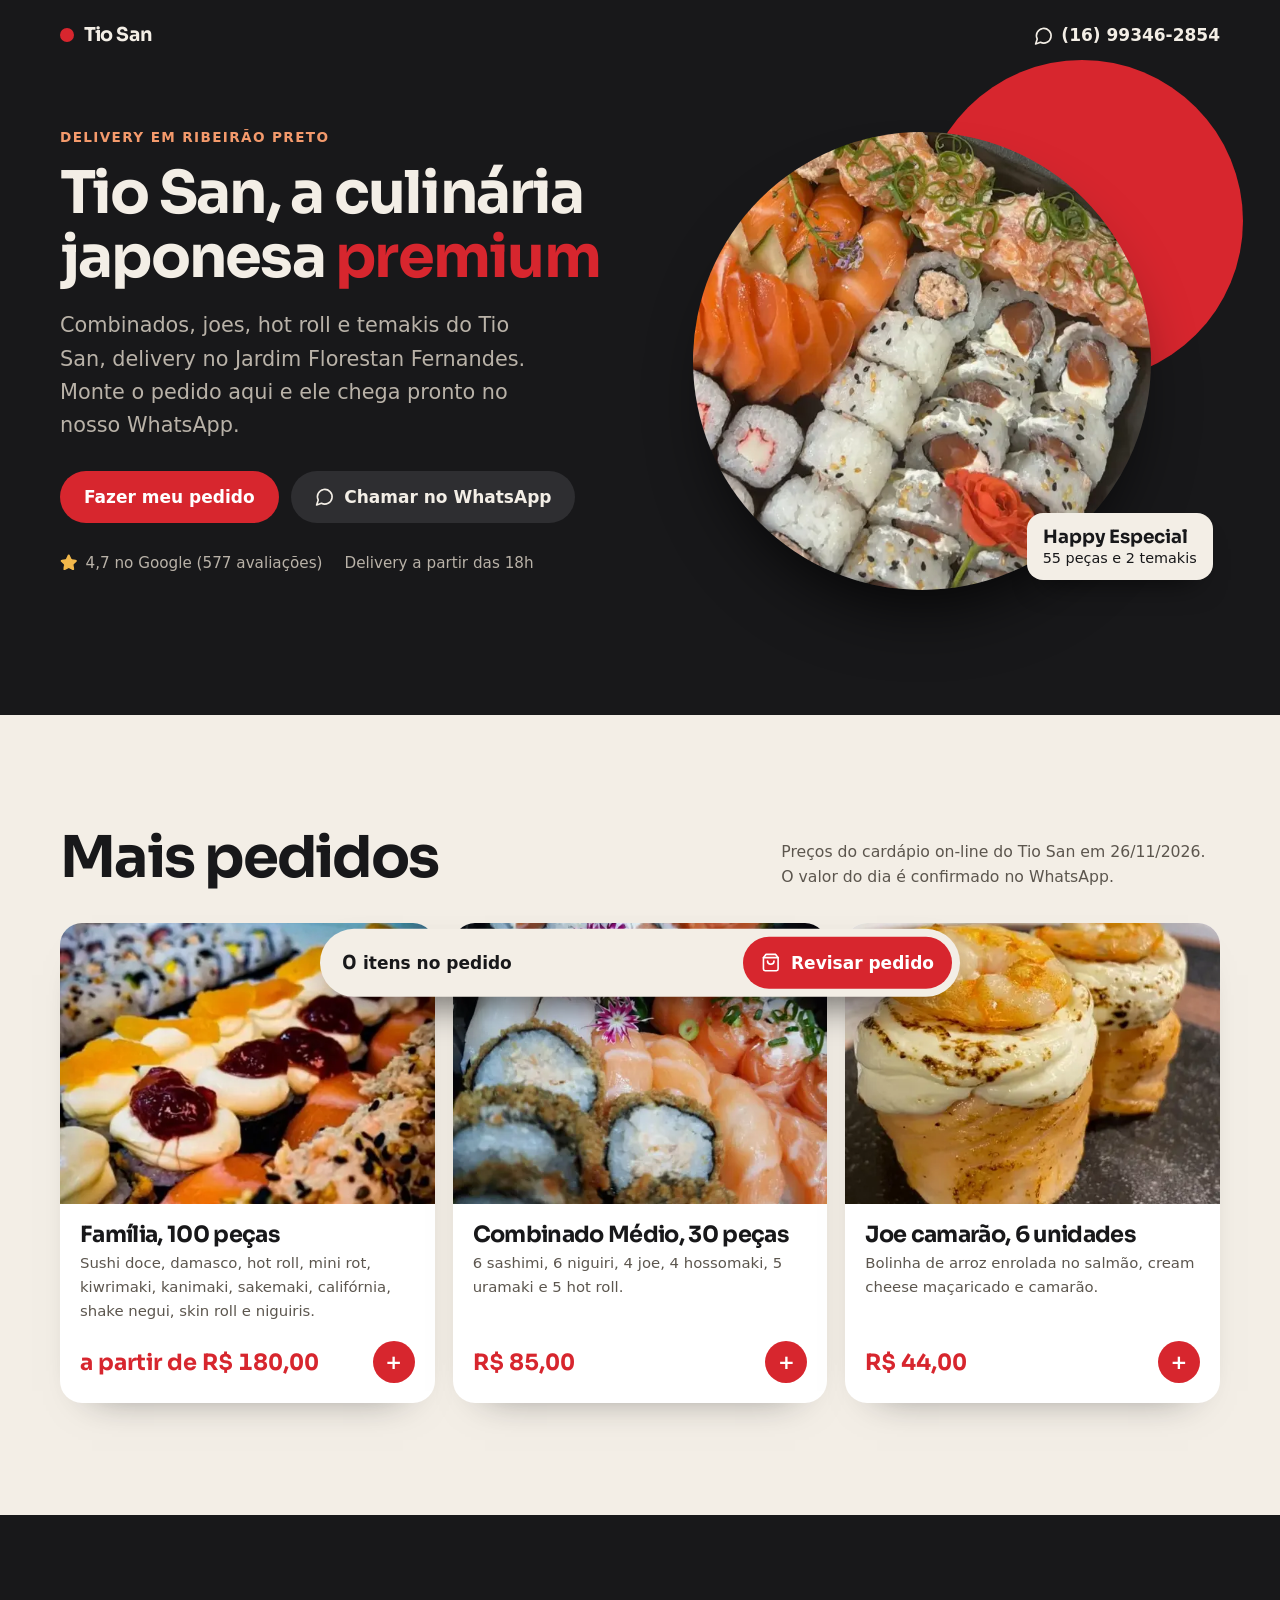
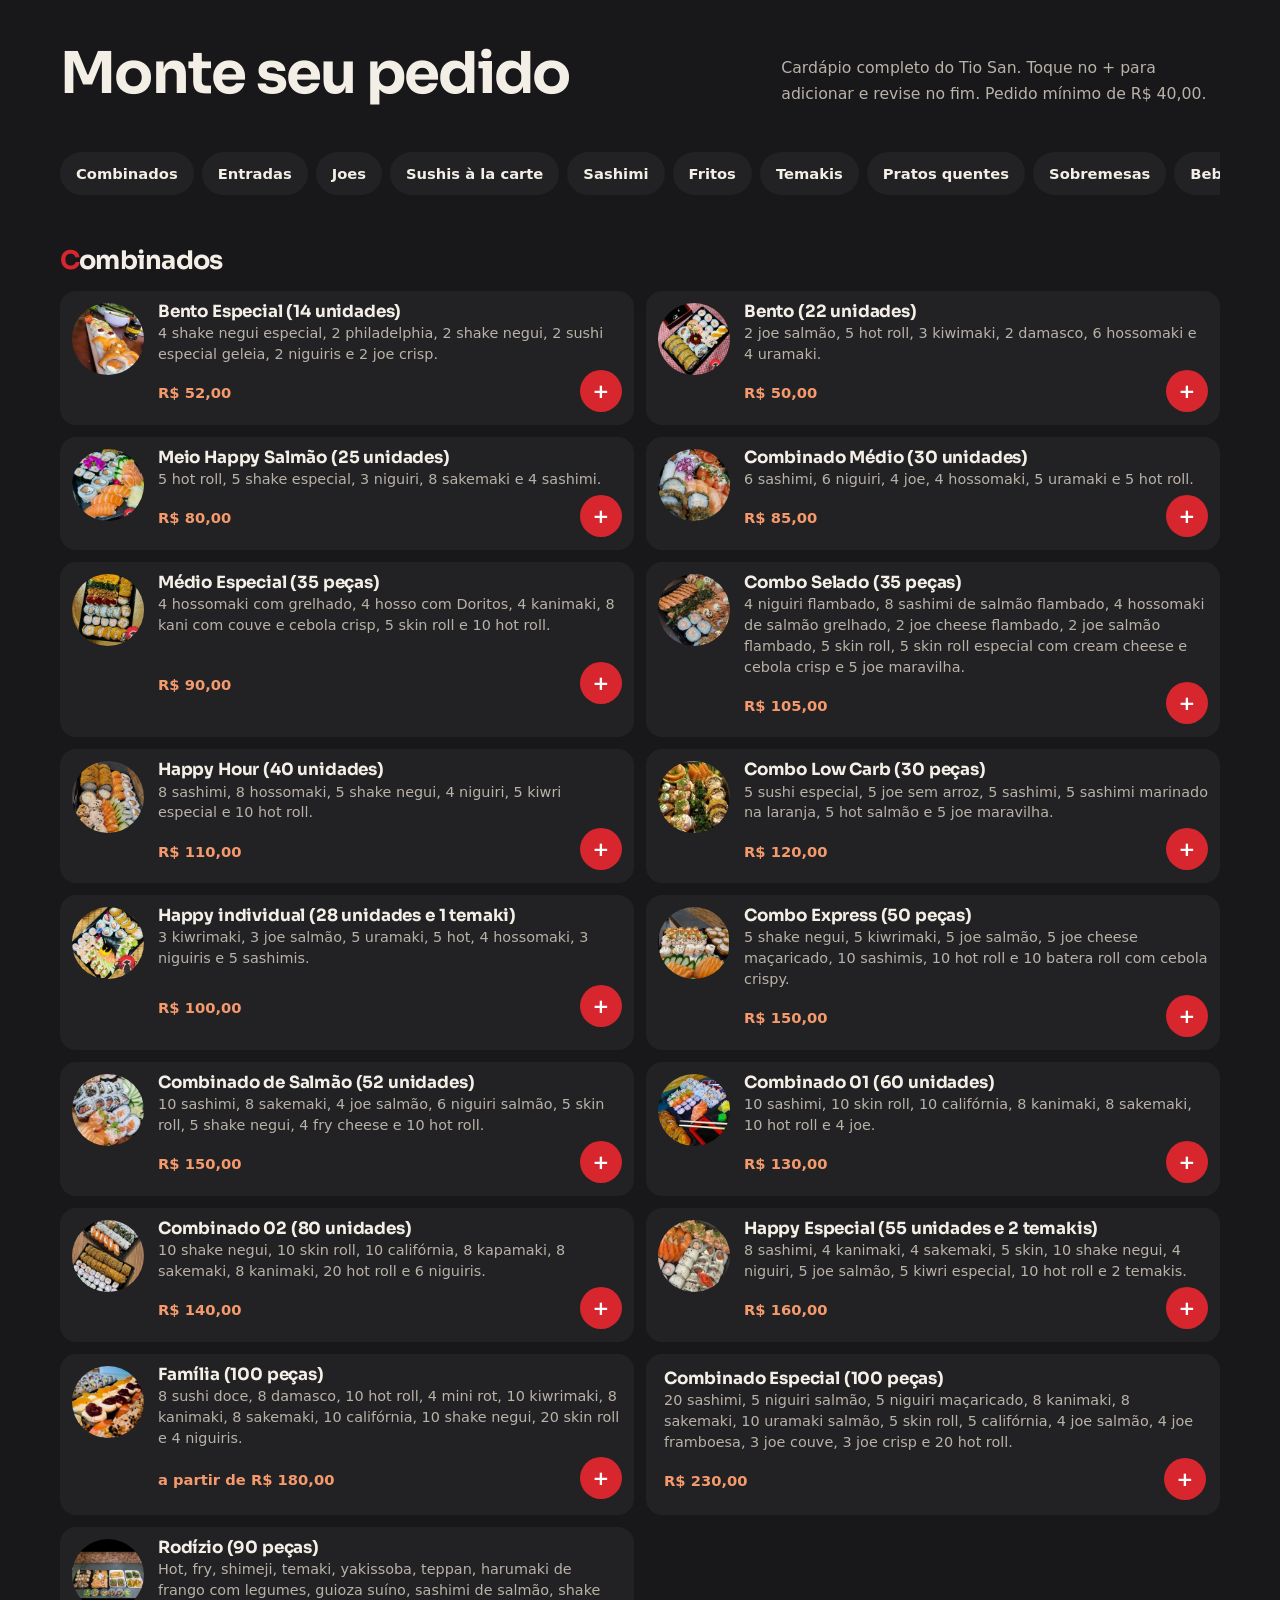
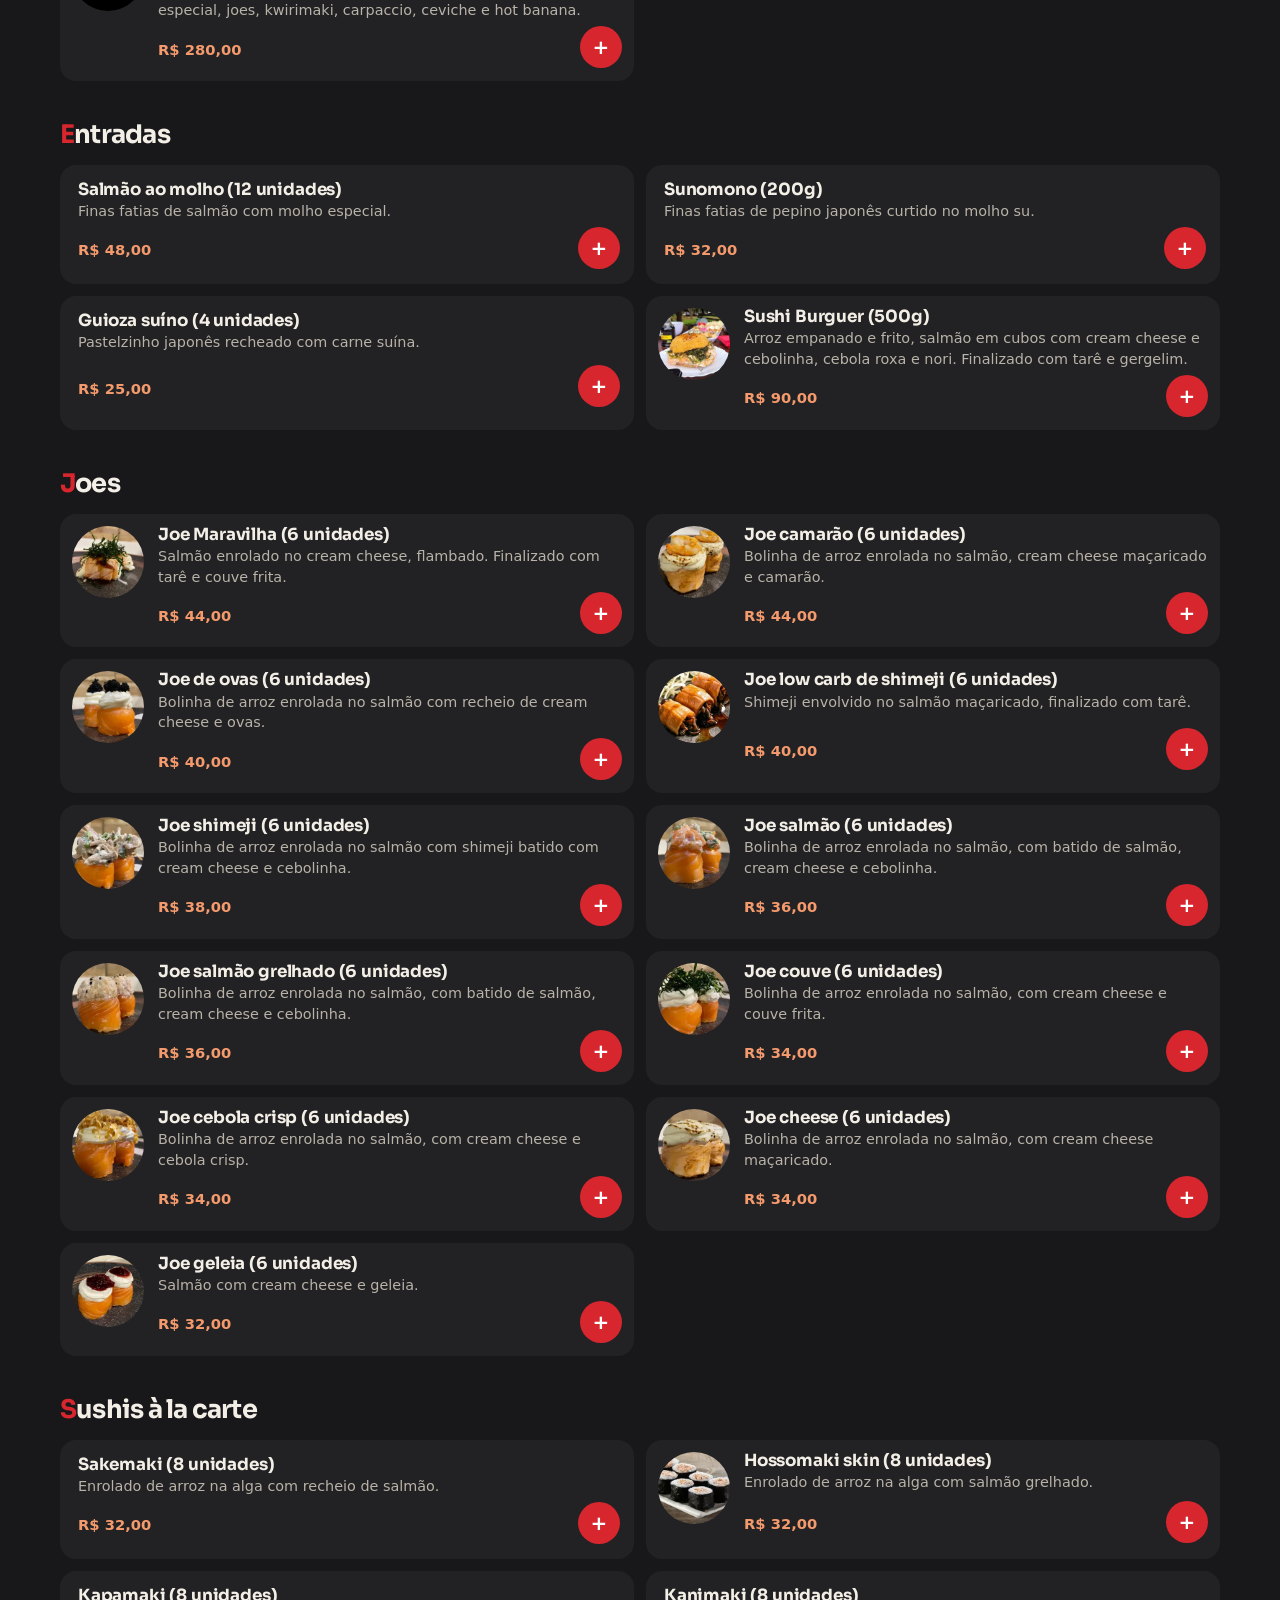
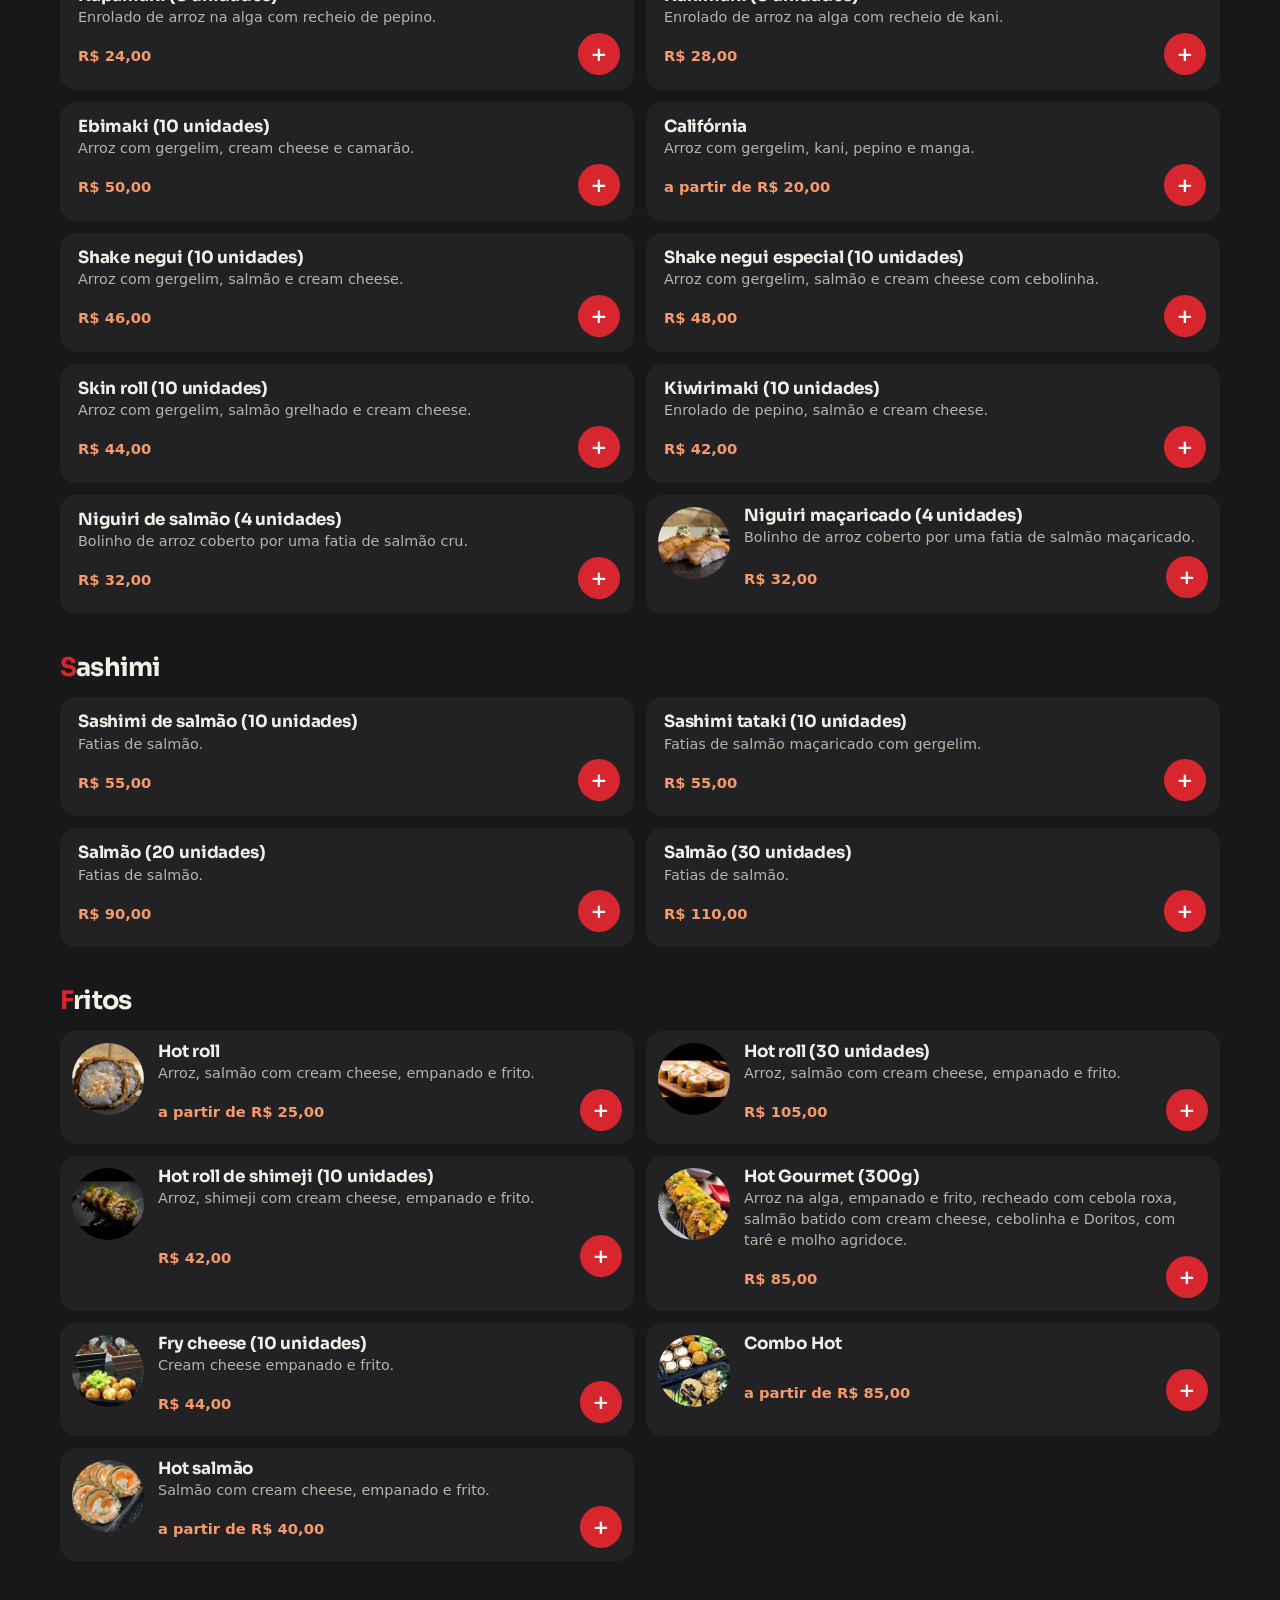
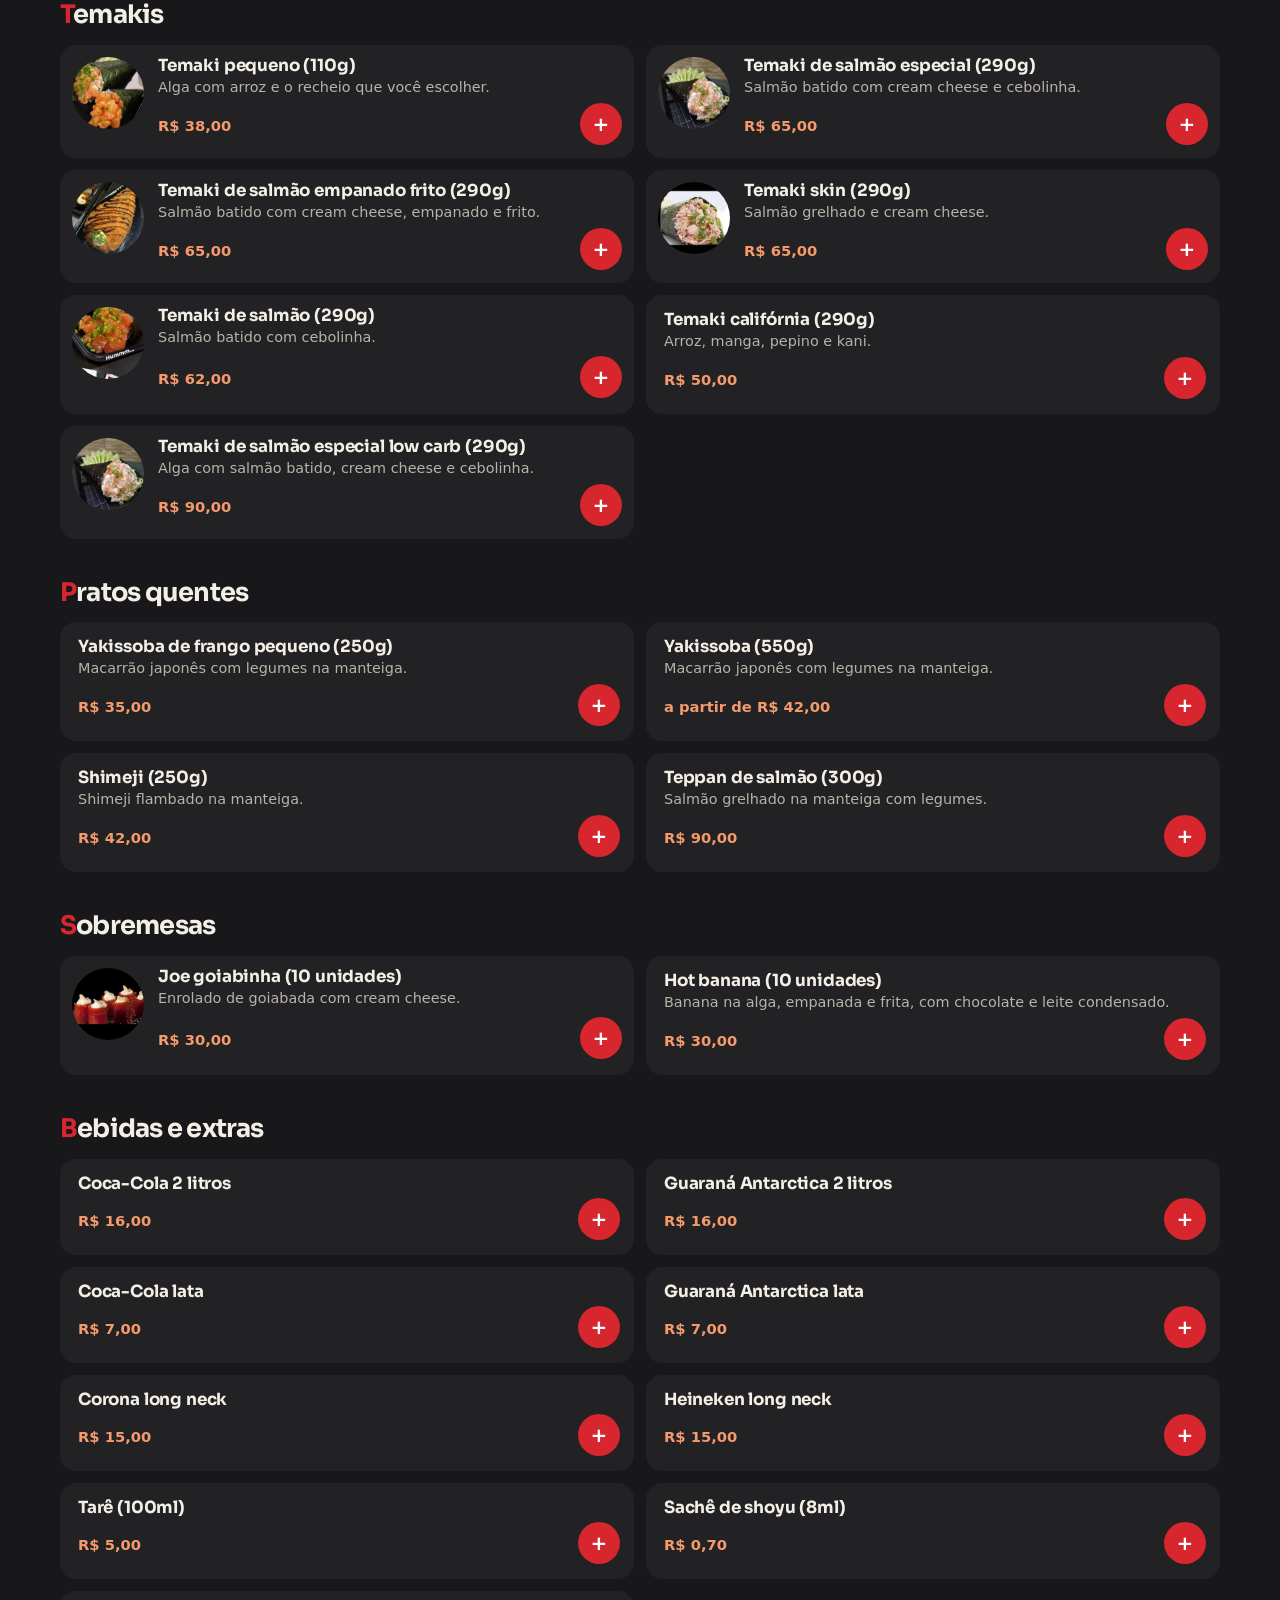
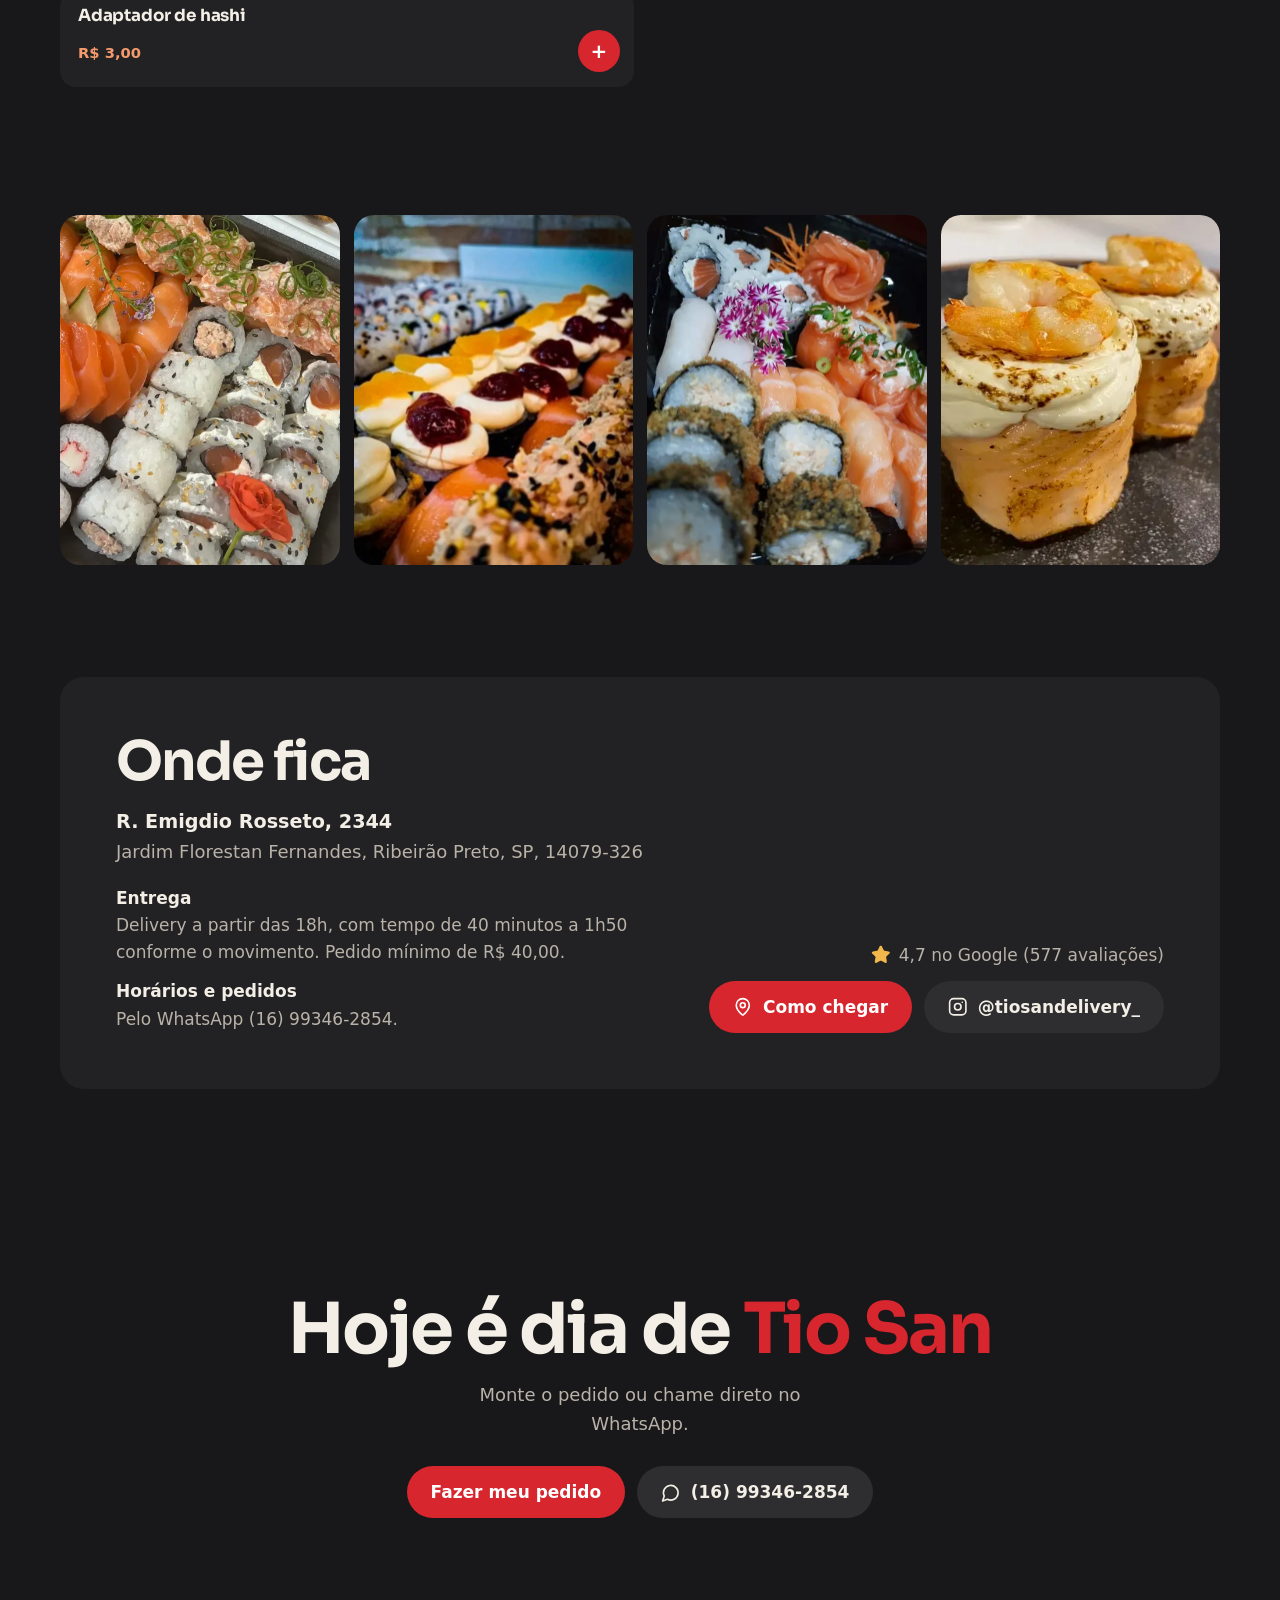
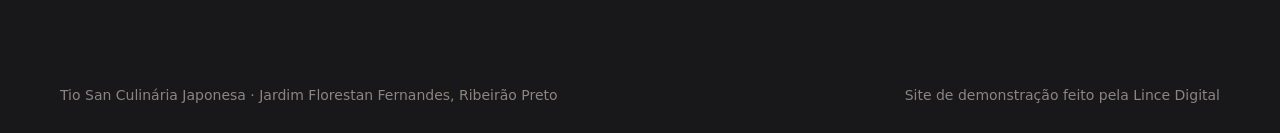
<file: tio-san-delivery/index.html>
<!doctype html>
<html lang="pt-BR">
<head>
<meta charset="utf-8">
<meta name="viewport" content="width=device-width,initial-scale=1,viewport-fit=cover">
<meta name="robots" content="noindex,nofollow">
<title>Tio San Culinária Japonesa | Delivery em Ribeirão Preto</title>
<meta name="description" content="Combinados, joes, hot roll e temakis do Tio San, delivery de culinária japonesa no Jardim Florestan Fernandes, Ribeirão Preto. Monte o pedido e mande pronto no WhatsApp (16) 99346-2854.">
<meta name="theme-color" content="#18181A">
<link rel="preload" href="fonts/sora-700.woff2" as="font" type="font/woff2" crossorigin>
<link rel="preload" as="image" href="img/happy-especial-600.webp" imagesrcset="img/happy-especial-600.webp 600w, img/happy-especial-900.webp 900w" imagesizes="(min-width:900px) 42vw, 84vw" fetchpriority="high">
<style>
@font-face{font-family:"Sora";src:url(fonts/sora-700.woff2) format("woff2");font-weight:700;font-display:swap}
:root{--fundo:#18181A;--fundo-2:#222224;--fundo-3:#2E2E31;--arroz:#F3EEE6;--arroz-2:#B9B2A8;--sol:#D7262E;--sol-esc:#B81D24;--salmao:#F49A6C;--titulo:"Sora",system-ui,sans-serif;--texto:system-ui,-apple-system,"Segoe UI",Roboto,sans-serif;--ease:cubic-bezier(.16,1,.3,1)}
*{box-sizing:border-box;margin:0}
html{scroll-behavior:smooth;scroll-padding-top:16px;scrollbar-color:var(--sol) var(--fundo)}
body{background:var(--fundo);color:var(--arroz);font:400 1.0625rem/1.6 var(--texto);-webkit-font-smoothing:antialiased}
body.com-pedido{padding-bottom:88px}
::selection{background:var(--sol);color:#fff}
img{display:block;max-width:100%;height:auto}
a{color:inherit}
:focus-visible{outline:3px solid var(--salmao);outline-offset:3px;border-radius:8px}
.wrap{width:min(1160px,100% - 40px);margin-inline:auto}
h1,h2,h3,h4{font-family:var(--titulo);font-weight:700;line-height:1.08;letter-spacing:-.03em;text-wrap:balance}
svg.i{width:1.15em;height:1.15em;flex:none;fill:none;stroke:currentColor;stroke-width:2;stroke-linecap:round;stroke-linejoin:round}
.btn{display:inline-flex;align-items:center;justify-content:center;gap:10px;min-height:52px;padding:0 24px;border:0;border-radius:999px;font:700 1.0625rem var(--texto);text-decoration:none;cursor:pointer;white-space:nowrap;transition:transform .2s var(--ease),background-color .2s}
.btn:active{transform:scale(.97)}
.btn-s{background:var(--sol);color:#fff}
.btn-s:hover{background:var(--sol-esc)}
.btn-e{background:var(--fundo-3);color:var(--arroz)}
.btn-e:hover{background:#3A3A3E}

/* Topo */
header{overflow:hidden}
.barra{display:flex;justify-content:space-between;align-items:center;gap:16px;padding-block:20px}
.barra .nome{display:inline-flex;align-items:center;gap:10px;font-family:var(--titulo);font-weight:700;font-size:1.2rem;text-decoration:none;letter-spacing:-.02em}
.barra .nome i{width:14px;height:14px;border-radius:50%;background:var(--sol)}
.barra a.tel{display:inline-flex;align-items:center;gap:8px;text-decoration:none;font-weight:600;font-variant-numeric:tabular-nums}
.abertura{display:grid;gap:44px;align-items:center;padding-block:clamp(16px,5vw,56px) clamp(64px,10vw,112px)}
.selo-topo{color:var(--salmao);font-weight:700;font-size:.85rem;letter-spacing:.1em;text-transform:uppercase}
h1{font-size:clamp(2.6rem,11vw,5rem);margin-top:14px}
h1 em{font-style:normal;color:var(--sol)}
.chamada{margin-top:20px;max-width:36ch;font-size:clamp(1.125rem,2.2vw,1.3rem);color:var(--arroz-2)}
.acoes{display:flex;flex-wrap:wrap;gap:12px;margin-top:28px}
.fatos{display:flex;flex-wrap:wrap;gap:10px 22px;margin-top:28px;color:var(--arroz-2);font-size:.95rem}
.fatos span{display:inline-flex;align-items:center;gap:8px}
.estrela svg{fill:#F2B84B;stroke:#F2B84B}
/* Assinatura: o sol vermelho da marca nasce atrás do prato */
.prato{position:relative;width:min(100%,520px);margin-inline:auto;aspect-ratio:1}
.prato .sol{position:absolute;inset:-6% -6% auto auto;width:62%;aspect-ratio:1;border-radius:50%;background:var(--sol);animation:nasce 1.6s var(--ease) both}
@keyframes nasce{from{transform:translateY(40%) scale(.6);opacity:0}to{transform:none;opacity:1}}
.prato img{position:relative;width:88%;aspect-ratio:1;object-fit:cover;border-radius:50%;margin:8% 0 0 0;box-shadow:0 40px 70px -30px rgba(0,0,0,.9);animation:serve 1.2s .2s var(--ease) both}
@keyframes serve{from{opacity:0;transform:rotate(-14deg) scale(.92)}to{opacity:1;transform:none}}
.prato .etiqueta{position:absolute;right:0;bottom:6%;background:var(--arroz);color:var(--fundo);border-radius:16px;padding:12px 16px;font-size:.9rem;line-height:1.3;box-shadow:0 18px 30px -18px rgba(0,0,0,.7);animation:sobe .9s .9s var(--ease) both}
.prato .etiqueta b{display:block;font-family:var(--titulo);font-size:1.15rem}
@keyframes sobe{from{opacity:0;transform:translateY(14px)}to{opacity:1;transform:none}}

/* Mais pedidos */
.mais-pedidos{background:var(--arroz);color:var(--fundo);padding-block:clamp(64px,10vw,112px)}
.cab{display:flex;flex-wrap:wrap;justify-content:space-between;align-items:end;gap:14px 40px;margin-bottom:34px}
.cab h2{font-size:clamp(2.2rem,6.4vw,3.6rem)}
.cab p{max-width:44ch;font-size:.98rem}
.mais-pedidos .cab p{color:#5C564E}
.cards{display:grid;gap:18px}
.card{background:#fff;border-radius:22px;overflow:hidden;display:flex;flex-direction:column;box-shadow:0 20px 40px -32px rgba(24,24,26,.6)}
.card img{width:100%;aspect-ratio:4/3;object-fit:cover}
.card .corpo{padding:18px 20px 20px;display:flex;flex-direction:column;gap:6px;flex:1}
.card h3{font-size:1.4rem}
.card p{color:#5C564E;font-size:.93rem}
.card .linha{display:flex;justify-content:space-between;align-items:center;gap:12px;margin-top:auto;padding-top:12px}
.preco{font-family:var(--titulo);font-size:1.4rem;color:var(--sol);font-variant-numeric:tabular-nums}
.card .qtd button{background:#EFE8DD;color:var(--fundo)}
.card .qtd button.mais{background:var(--sol);color:#fff}

/* Cardápio */
.cardapio{padding-block:clamp(72px,11vw,128px)}
.cardapio .cab p{color:var(--arroz-2)}
.abas{position:sticky;top:0;z-index:5;display:flex;gap:8px;overflow-x:auto;padding:12px 0;margin-bottom:6px;background:var(--fundo);scrollbar-width:none}
.abas::-webkit-scrollbar{display:none}
.abas a{flex:none;text-decoration:none;font-weight:700;font-size:.92rem;background:var(--fundo-2);border-radius:999px;padding:10px 16px;white-space:nowrap}
.abas a:hover{background:var(--fundo-3)}
.grupo{margin-top:40px;scroll-margin-top:72px}
.grupo h3.titulo{font-size:1.6rem;margin-bottom:16px}
.grupo h3.titulo::first-letter{color:var(--sol)}
.itens{display:grid;gap:12px}
.item{display:grid;grid-template-columns:72px 1fr;gap:4px 14px;align-items:start;background:var(--fundo-2);border-radius:16px;padding:12px}
.item.sem-foto{grid-template-columns:1fr;padding:16px 14px 14px 18px}
.item .pe{grid-column:-2/-1;display:flex;justify-content:space-between;align-items:center;gap:12px;min-height:44px}
.item img{width:72px;height:72px;object-fit:cover;border-radius:50%;grid-row:span 2}
.item h4{font-size:1.05rem;letter-spacing:-.01em}
.item p{font-size:.9rem;color:var(--arroz-2);margin-top:2px;line-height:1.45}
.item .v{font-weight:700;color:var(--salmao);font-size:.92rem;margin-top:4px;font-variant-numeric:tabular-nums}
.qtd{display:flex;align-items:center;gap:6px}
.qtd button{width:42px;height:42px;border-radius:50%;border:0;background:var(--fundo-3);color:var(--arroz);font:700 1.25rem/1 var(--texto);cursor:pointer;display:grid;place-items:center;transition:background-color .2s,transform .15s}
.qtd button.mais{background:var(--sol);color:#fff}
.qtd button.mais:hover{background:var(--sol-esc)}
.qtd button:active{transform:scale(.92)}
.qtd output{min-width:1.4em;text-align:center;font-weight:700;font-variant-numeric:tabular-nums}
.qtd button.menos,.qtd output{display:none}
.tem .qtd button.menos{display:grid}
.tem .qtd output{display:block}

/* Galeria */
.galeria{display:grid;grid-auto-flow:column;grid-auto-columns:minmax(220px,66vw);gap:14px;overflow-x:auto;scroll-snap-type:x mandatory;padding:0 20px 8px;scrollbar-width:none}
.galeria::-webkit-scrollbar{display:none}
.galeria img{border-radius:20px;scroll-snap-align:center;width:100%;aspect-ratio:4/5;object-fit:cover}

/* Onde */
.onde{padding-block:clamp(64px,10vw,112px)}
.onde .grade{display:grid;gap:28px;background:var(--fundo-2);border-radius:24px;padding:clamp(28px,5vw,56px)}
.onde h2{font-size:clamp(2.2rem,6vw,3.4rem)}
.onde address{font-style:normal;margin-top:16px;font-size:1.125rem;color:var(--arroz-2)}
.onde address strong{display:block;color:var(--arroz);font-size:1.2rem}
.info{display:grid;gap:12px;margin-top:18px;color:var(--arroz-2)}
.info strong{display:block;color:var(--arroz)}
.onde .links{display:flex;flex-wrap:wrap;gap:12px;align-items:center}
.nota{display:inline-flex;align-items:center;gap:8px;color:var(--arroz-2);width:100%}

/* Final */
.final{padding-block:clamp(40px,8vw,90px) clamp(80px,12vw,140px);text-align:center}
.final h2{font-size:clamp(2.4rem,8vw,4.4rem)}
.final h2 em{font-style:normal;color:var(--sol)}
.final p{margin:14px auto 0;max-width:34ch;color:var(--arroz-2);font-size:1.125rem}
.final .acoes{justify-content:center}
footer{padding-block:26px calc(26px + env(safe-area-inset-bottom));color:#8A857E;font-size:.875rem}
footer .wrap{display:flex;flex-wrap:wrap;gap:8px 24px;justify-content:space-between}

/* Sacola e revisão */
.sacola{position:fixed;left:12px;right:12px;bottom:calc(12px + env(safe-area-inset-bottom));z-index:20;display:flex;justify-content:space-between;align-items:center;gap:12px;background:var(--arroz);color:var(--fundo);border-radius:999px;padding:8px 8px 8px 22px;box-shadow:0 20px 40px -16px rgba(0,0,0,.7);transform:translateY(160%);transition:transform .45s var(--ease);max-width:640px;margin-inline:auto}
.com-pedido .sacola{transform:none}
.sacola .resumo{font-weight:700;white-space:nowrap}
.sacola .resumo b{font-family:var(--titulo);font-size:1.2rem}
.sacola .btn{padding:0 18px}
@media (max-width:420px){.so-largo{display:none}}
dialog{margin:auto;border:0;padding:0;border-radius:24px;width:min(560px,100% - 24px);max-height:calc(100dvh - 24px);background:var(--fundo-2);color:var(--arroz);box-shadow:0 40px 80px -30px rgba(0,0,0,.8)}
dialog::backdrop{background:rgba(10,10,12,.7);backdrop-filter:blur(3px)}
dialog[open]{animation:abre .35s var(--ease)}
@keyframes abre{from{opacity:0;transform:translateY(20px) scale(.98)}to{opacity:1;transform:none}}
.revisao{padding:26px 24px 24px;display:flex;flex-direction:column;gap:18px}
.revisao header{display:flex;justify-content:space-between;align-items:start;gap:12px}
.revisao h2{font-size:1.7rem}
.fechar{width:42px;height:42px;border-radius:50%;border:0;background:var(--fundo-3);color:var(--arroz);cursor:pointer;display:grid;place-items:center;flex:none}
.lista{list-style:none;padding:0;display:grid;gap:8px}
.lista li{display:flex;justify-content:space-between;gap:12px;font-weight:600}
.lista li span:last-child{font-variant-numeric:tabular-nums;color:var(--salmao)}
.campo{display:grid;gap:6px}
.campo label{font-weight:700;font-size:.95rem}
.campo input,.campo textarea{font:1rem var(--texto);color:var(--arroz);background:var(--fundo);border:1px solid #45454A;border-radius:12px;padding:12px 14px;width:100%}
.campo textarea{min-height:70px;resize:vertical}
.aviso{font-size:.88rem;color:var(--arroz-2)}

@media (min-width:900px){
  .abertura{grid-template-columns:1.05fr 1fr;gap:64px;padding-block:20px 104px}
  h1{font-size:clamp(3rem,4.6vw,4.4rem)}
  .cards{grid-template-columns:repeat(3,1fr)}
  .itens{grid-template-columns:1fr 1fr}
  .galeria{grid-auto-flow:initial;grid-template-columns:repeat(4,1fr);overflow:visible;width:min(1160px,100% - 40px);margin-inline:auto;padding:0}
  .onde .grade{grid-template-columns:1.2fr 1fr;align-items:end}
  .onde .links{justify-content:flex-end}
  .nota{justify-content:flex-end}
}
@media (prefers-reduced-motion:reduce){*,*::before{animation:none!important;transition:none!important}html{scroll-behavior:auto}}
</style>
</head>
<body>
<svg width="0" height="0" style="position:absolute" aria-hidden="true">
  <symbol id="i-zap" viewBox="0 0 24 24"><path d="M7.9 20A9 9 0 1 0 4 16.1L2 22Z"/></symbol>
  <symbol id="i-pino" viewBox="0 0 24 24"><path d="M20 10c0 5-5.5 10.2-7.4 11.8a1 1 0 0 1-1.2 0C9.5 20.2 4 15 4 10a8 8 0 0 1 16 0"/><circle cx="12" cy="10" r="3"/></symbol>
  <symbol id="i-estrela" viewBox="0 0 24 24"><path d="M11.5 2.3a.5.5 0 0 1 1 0l2.3 4.7a2.1 2.1 0 0 0 1.6 1.2l5.2.7a.5.5 0 0 1 .3.9l-3.7 3.7a2.1 2.1 0 0 0-.6 1.8l.9 5.2a.5.5 0 0 1-.8.5l-4.6-2.4a2.1 2.1 0 0 0-2 0L6.4 21a.5.5 0 0 1-.8-.5l.9-5.2a2.1 2.1 0 0 0-.6-1.8L2.2 9.8a.5.5 0 0 1 .3-.9l5.1-.7a2.1 2.1 0 0 0 1.6-1.2z"/></symbol>
  <symbol id="i-sacola" viewBox="0 0 24 24"><path d="M6 2 3 6v14a2 2 0 0 0 2 2h14a2 2 0 0 0 2-2V6l-3-4Z"/><path d="M3 6h18"/><path d="M16 10a4 4 0 0 1-8 0"/></symbol>
  <symbol id="i-x" viewBox="0 0 24 24"><path d="M18 6 6 18M6 6l12 12"/></symbol>
  <symbol id="i-insta" viewBox="0 0 24 24"><rect x="2" y="2" width="20" height="20" rx="5"/><circle cx="12" cy="12" r="4"/><path d="M17.5 6.5h.01"/></symbol>
</svg>

<header>
  <div class="wrap">
    <nav class="barra" aria-label="Contato">
      <a class="nome" href="#"><i aria-hidden="true"></i>Tio San</a>
      <a class="tel" href="https://wa.me/5516993462854" data-ev="whatsapp" target="_blank" rel="noopener"><svg class="i" aria-hidden="true"><use href="#i-zap"/></svg>(16) 99346-2854</a>
    </nav>
    <div class="abertura">
      <div>
        <p class="selo-topo">Delivery em Ribeirão Preto</p>
        <h1>Tio San, a culinária japonesa <em>premium</em></h1>
        <p class="chamada">Combinados, joes, hot roll e temakis do Tio San, delivery no Jardim Florestan Fernandes. Monte o pedido aqui e ele chega pronto no nosso WhatsApp.</p>
        <div class="acoes">
          <a class="btn btn-s" href="#cardapio">Fazer meu pedido</a>
          <a class="btn btn-e" href="https://wa.me/5516993462854" data-ev="whatsapp" target="_blank" rel="noopener"><svg class="i" aria-hidden="true"><use href="#i-zap"/></svg>Chamar no WhatsApp</a>
        </div>
        <p class="fatos">
          <span class="estrela"><svg class="i" aria-hidden="true"><use href="#i-estrela"/></svg>4,7 no Google (577 avaliações)</span>
          <span>Delivery a partir das 18h</span>
        </p>
      </div>
      <div class="prato">
        <span class="sol" aria-hidden="true"></span>
        <img src="img/happy-especial-600.webp" srcset="img/happy-especial-600.webp 600w, img/happy-especial-900.webp 900w" sizes="(min-width:900px) 42vw, 84vw" width="900" height="900" fetchpriority="high" alt="Bandeja do Happy Especial com sashimi de salmão, uramakis, hossomakis e joes, decorada com uma rosa">
        <p class="etiqueta"><b>Happy Especial</b>55 peças e 2 temakis</p>
      </div>
    </div>
  </div>
</header>

<main>
  <section class="mais-pedidos" aria-labelledby="t-mais">
    <div class="wrap">
      <div class="cab">
        <h2 id="t-mais">Mais pedidos</h2>
        <p>Preços do cardápio on-line do Tio San em 26/11/2026. O valor do dia é confirmado no WhatsApp.</p>
      </div>
      <div class="cards">
        <article class="card" data-item="Família (100 peças)">
          <img src="img/familia-560.webp" width="560" height="703" loading="lazy" decoding="async" alt="Combinado Família com sushis doces de damasco, uramakis e hot rolls">
          <div class="corpo"><h3>Família, 100 peças</h3><p>Sushi doce, damasco, hot roll, mini rot, kiwrimaki, kanimaki, sakemaki, califórnia, shake negui, skin roll e niguiris.</p><div class="linha"><span class="preco">a partir de R$ 180,00</span><div class="qtd"></div></div></div>
        </article>
        <article class="card" data-item="Combinado Médio (30 unidades)">
          <img src="img/combinado-medio-560.webp" width="560" height="703" loading="lazy" decoding="async" alt="Combinado Médio com sashimi, niguiris, hot rolls e uramakis decorado com flores">
          <div class="corpo"><h3>Combinado Médio, 30 peças</h3><p>6 sashimi, 6 niguiri, 4 joe, 4 hossomaki, 5 uramaki e 5 hot roll.</p><div class="linha"><span class="preco">R$ 85,00</span><div class="qtd"></div></div></div>
        </article>
        <article class="card" data-item="Joe camarão (6 unidades)">
          <img src="img/joe-camarao-560.webp" width="560" height="560" loading="lazy" decoding="async" alt="Joe de salmão com cream cheese maçaricado e camarão">
          <div class="corpo"><h3>Joe camarão, 6 unidades</h3><p>Bolinha de arroz enrolada no salmão, cream cheese maçaricado e camarão.</p><div class="linha"><span class="preco">R$ 44,00</span><div class="qtd"></div></div></div>
        </article>
      </div>
    </div>
  </section>

  <section class="cardapio" id="cardapio" aria-labelledby="t-cardapio">
    <div class="wrap">
      <div class="cab">
        <h2 id="t-cardapio">Monte seu pedido</h2>
        <p>Cardápio completo do Tio San. Toque no + para adicionar e revise no fim. Pedido mínimo de R$ 40,00.</p>
      </div>
      <nav class="abas" aria-label="Categorias do cardápio"><a href="#g-combinados">Combinados</a><a href="#g-entradas">Entradas</a><a href="#g-joes">Joes</a><a href="#g-sushis">Sushis à la carte</a><a href="#g-sashimi">Sashimi</a><a href="#g-hot">Fritos</a><a href="#g-temaki">Temakis</a><a href="#g-quentes">Pratos quentes</a><a href="#g-doces">Sobremesas</a><a href="#g-bebidas">Bebidas e extras</a></nav>

      <div class="grupo" id="g-combinados">
        <h3 class="titulo">Combinados</h3>
        <div class="itens">
          <div class="item" data-item="Bento Especial (14 unidades)"><img src="img/t-bento-especial.webp" width="200" height="200" loading="lazy" decoding="async" alt="Bento Especial (14 unidades)"><div><h4>Bento Especial (14 unidades)</h4><p>4 shake negui especial, 2 philadelphia, 2 shake negui, 2 sushi especial geleia, 2 niguiris e 2 joe crisp.</p></div><div class="pe"><span class="v">R$ 52,00</span><div class="qtd"></div></div></div>
          <div class="item" data-item="Bento (22 unidades)"><img src="img/t-bento-22.webp" width="200" height="200" loading="lazy" decoding="async" alt="Bento (22 unidades)"><div><h4>Bento (22 unidades)</h4><p>2 joe salmão, 5 hot roll, 3 kiwimaki, 2 damasco, 6 hossomaki e 4 uramaki.</p></div><div class="pe"><span class="v">R$ 50,00</span><div class="qtd"></div></div></div>
          <div class="item" data-item="Meio Happy Salmão (25 unidades)"><img src="img/t-meio-happy.webp" width="200" height="200" loading="lazy" decoding="async" alt="Meio Happy Salmão (25 unidades)"><div><h4>Meio Happy Salmão (25 unidades)</h4><p>5 hot roll, 5 shake especial, 3 niguiri, 8 sakemaki e 4 sashimi.</p></div><div class="pe"><span class="v">R$ 80,00</span><div class="qtd"></div></div></div>
          <div class="item" data-item="Combinado Médio (30 unidades)"><img src="img/t-combinado-medio.webp" width="200" height="200" loading="lazy" decoding="async" alt="Combinado Médio (30 unidades)"><div><h4>Combinado Médio (30 unidades)</h4><p>6 sashimi, 6 niguiri, 4 joe, 4 hossomaki, 5 uramaki e 5 hot roll.</p></div><div class="pe"><span class="v">R$ 85,00</span><div class="qtd"></div></div></div>
          <div class="item" data-item="Médio Especial (35 peças)"><img src="img/t-medio-especial.webp" width="200" height="200" loading="lazy" decoding="async" alt="Médio Especial (35 peças)"><div><h4>Médio Especial (35 peças)</h4><p>4 hossomaki com grelhado, 4 hosso com Doritos, 4 kanimaki, 8 kani com couve e cebola crisp, 5 skin roll e 10 hot roll.</p></div><div class="pe"><span class="v">R$ 90,00</span><div class="qtd"></div></div></div>
          <div class="item" data-item="Combo Selado (35 peças)"><img src="img/t-combo-selado.webp" width="200" height="200" loading="lazy" decoding="async" alt="Combo Selado (35 peças)"><div><h4>Combo Selado (35 peças)</h4><p>4 niguiri flambado, 8 sashimi de salmão flambado, 4 hossomaki de salmão grelhado, 2 joe cheese flambado, 2 joe salmão flambado, 5 skin roll, 5 skin roll especial com cream cheese e cebola crisp e 5 joe maravilha.</p></div><div class="pe"><span class="v">R$ 105,00</span><div class="qtd"></div></div></div>
          <div class="item" data-item="Happy Hour (40 unidades)"><img src="img/t-happy-hour.webp" width="200" height="200" loading="lazy" decoding="async" alt="Happy Hour (40 unidades)"><div><h4>Happy Hour (40 unidades)</h4><p>8 sashimi, 8 hossomaki, 5 shake negui, 4 niguiri, 5 kiwri especial e 10 hot roll.</p></div><div class="pe"><span class="v">R$ 110,00</span><div class="qtd"></div></div></div>
          <div class="item" data-item="Combo Low Carb (30 peças)"><img src="img/t-combo-low-carb.webp" width="200" height="200" loading="lazy" decoding="async" alt="Combo Low Carb (30 peças)"><div><h4>Combo Low Carb (30 peças)</h4><p>5 sushi especial, 5 joe sem arroz, 5 sashimi, 5 sashimi marinado na laranja, 5 hot salmão e 5 joe maravilha.</p></div><div class="pe"><span class="v">R$ 120,00</span><div class="qtd"></div></div></div>
          <div class="item" data-item="Happy individual (28 unidades e 1 temaki)"><img src="img/t-happy-individual.webp" width="200" height="200" loading="lazy" decoding="async" alt="Happy individual (28 unidades e 1 temaki)"><div><h4>Happy individual (28 unidades e 1 temaki)</h4><p>3 kiwrimaki, 3 joe salmão, 5 uramaki, 5 hot, 4 hossomaki, 3 niguiris e 5 sashimis.</p></div><div class="pe"><span class="v">R$ 100,00</span><div class="qtd"></div></div></div>
          <div class="item" data-item="Combo Express (50 peças)"><img src="img/t-combo-express.webp" width="200" height="200" loading="lazy" decoding="async" alt="Combo Express (50 peças)"><div><h4>Combo Express (50 peças)</h4><p>5 shake negui, 5 kiwrimaki, 5 joe salmão, 5 joe cheese maçaricado, 10 sashimis, 10 hot roll e 10 batera roll com cebola crispy.</p></div><div class="pe"><span class="v">R$ 150,00</span><div class="qtd"></div></div></div>
          <div class="item" data-item="Combinado de Salmão (52 unidades)"><img src="img/t-combinado-de-salmao.webp" width="200" height="200" loading="lazy" decoding="async" alt="Combinado de Salmão (52 unidades)"><div><h4>Combinado de Salmão (52 unidades)</h4><p>10 sashimi, 8 sakemaki, 4 joe salmão, 6 niguiri salmão, 5 skin roll, 5 shake negui, 4 fry cheese e 10 hot roll.</p></div><div class="pe"><span class="v">R$ 150,00</span><div class="qtd"></div></div></div>
          <div class="item" data-item="Combinado 01 (60 unidades)"><img src="img/t-combinado-01.webp" width="200" height="200" loading="lazy" decoding="async" alt="Combinado 01 (60 unidades)"><div><h4>Combinado 01 (60 unidades)</h4><p>10 sashimi, 10 skin roll, 10 califórnia, 8 kanimaki, 8 sakemaki, 10 hot roll e 4 joe.</p></div><div class="pe"><span class="v">R$ 130,00</span><div class="qtd"></div></div></div>
          <div class="item" data-item="Combinado 02 (80 unidades)"><img src="img/t-combinado-02.webp" width="200" height="200" loading="lazy" decoding="async" alt="Combinado 02 (80 unidades)"><div><h4>Combinado 02 (80 unidades)</h4><p>10 shake negui, 10 skin roll, 10 califórnia, 8 kapamaki, 8 sakemaki, 8 kanimaki, 20 hot roll e 6 niguiris.</p></div><div class="pe"><span class="v">R$ 140,00</span><div class="qtd"></div></div></div>
          <div class="item" data-item="Happy Especial (55 unidades e 2 temakis)"><img src="img/t-happy-especial.webp" width="200" height="200" loading="lazy" decoding="async" alt="Happy Especial (55 unidades e 2 temakis)"><div><h4>Happy Especial (55 unidades e 2 temakis)</h4><p>8 sashimi, 4 kanimaki, 4 sakemaki, 5 skin, 10 shake negui, 4 niguiri, 5 joe salmão, 5 kiwri especial, 10 hot roll e 2 temakis.</p></div><div class="pe"><span class="v">R$ 160,00</span><div class="qtd"></div></div></div>
          <div class="item" data-item="Família (100 peças)"><img src="img/t-familia-100.webp" width="200" height="200" loading="lazy" decoding="async" alt="Família (100 peças)"><div><h4>Família (100 peças)</h4><p>8 sushi doce, 8 damasco, 10 hot roll, 4 mini rot, 10 kiwrimaki, 8 kanimaki, 8 sakemaki, 10 califórnia, 10 shake negui, 20 skin roll e 4 niguiris.</p></div><div class="pe"><span class="v">a partir de R$ 180,00</span><div class="qtd"></div></div></div>
          <div class="item sem-foto" data-item="Combinado Especial (100 peças)"><div><h4>Combinado Especial (100 peças)</h4><p>20 sashimi, 5 niguiri salmão, 5 niguiri maçaricado, 8 kanimaki, 8 sakemaki, 10 uramaki salmão, 5 skin roll, 5 califórnia, 4 joe salmão, 4 joe framboesa, 3 joe couve, 3 joe crisp e 20 hot roll.</p></div><div class="pe"><span class="v">R$ 230,00</span><div class="qtd"></div></div></div>
          <div class="item" data-item="Rodízio (90 peças)"><img src="img/t-rodizio.webp" width="200" height="200" loading="lazy" decoding="async" alt="Rodízio (90 peças)"><div><h4>Rodízio (90 peças)</h4><p>Hot, fry, shimeji, temaki, yakissoba, teppan, harumaki de frango com legumes, guioza suíno, sashimi de salmão, shake especial, joes, kwirimaki, carpaccio, ceviche e hot banana.</p></div><div class="pe"><span class="v">R$ 280,00</span><div class="qtd"></div></div></div>
        </div>
      </div>

      <div class="grupo" id="g-entradas">
        <h3 class="titulo">Entradas</h3>
        <div class="itens">
          <div class="item sem-foto" data-item="Salmão ao molho (12 unidades)"><div><h4>Salmão ao molho (12 unidades)</h4><p>Finas fatias de salmão com molho especial.</p></div><div class="pe"><span class="v">R$ 48,00</span><div class="qtd"></div></div></div>
          <div class="item sem-foto" data-item="Sunomono (200g)"><div><h4>Sunomono (200g)</h4><p>Finas fatias de pepino japonês curtido no molho su.</p></div><div class="pe"><span class="v">R$ 32,00</span><div class="qtd"></div></div></div>
          <div class="item sem-foto" data-item="Guioza suíno (4 unidades)"><div><h4>Guioza suíno (4 unidades)</h4><p>Pastelzinho japonês recheado com carne suína.</p></div><div class="pe"><span class="v">R$ 25,00</span><div class="qtd"></div></div></div>
          <div class="item" data-item="Sushi Burguer (500g)"><img src="img/t-sushi-burguer.webp" width="200" height="200" loading="lazy" decoding="async" alt="Sushi Burguer (500g)"><div><h4>Sushi Burguer (500g)</h4><p>Arroz empanado e frito, salmão em cubos com cream cheese e cebolinha, cebola roxa e nori. Finalizado com tarê e gergelim.</p></div><div class="pe"><span class="v">R$ 90,00</span><div class="qtd"></div></div></div>
        </div>
      </div>

      <div class="grupo" id="g-joes">
        <h3 class="titulo">Joes</h3>
        <div class="itens">
          <div class="item" data-item="Joe Maravilha (6 unidades)"><img src="img/t-joe-maravilha.webp" width="200" height="200" loading="lazy" decoding="async" alt="Joe Maravilha (6 unidades)"><div><h4>Joe Maravilha (6 unidades)</h4><p>Salmão enrolado no cream cheese, flambado. Finalizado com tarê e couve frita.</p></div><div class="pe"><span class="v">R$ 44,00</span><div class="qtd"></div></div></div>
          <div class="item" data-item="Joe camarão (6 unidades)"><img src="img/t-joe-camarao.webp" width="200" height="200" loading="lazy" decoding="async" alt="Joe camarão (6 unidades)"><div><h4>Joe camarão (6 unidades)</h4><p>Bolinha de arroz enrolada no salmão, cream cheese maçaricado e camarão.</p></div><div class="pe"><span class="v">R$ 44,00</span><div class="qtd"></div></div></div>
          <div class="item" data-item="Joe de ovas (6 unidades)"><img src="img/t-joe-de-ovas.webp" width="200" height="200" loading="lazy" decoding="async" alt="Joe de ovas (6 unidades)"><div><h4>Joe de ovas (6 unidades)</h4><p>Bolinha de arroz enrolada no salmão com recheio de cream cheese e ovas.</p></div><div class="pe"><span class="v">R$ 40,00</span><div class="qtd"></div></div></div>
          <div class="item" data-item="Joe low carb de shimeji (6 unidades)"><img src="img/t-joe-low-carb-shimeji.webp" width="200" height="200" loading="lazy" decoding="async" alt="Joe low carb de shimeji (6 unidades)"><div><h4>Joe low carb de shimeji (6 unidades)</h4><p>Shimeji envolvido no salmão maçaricado, finalizado com tarê.</p></div><div class="pe"><span class="v">R$ 40,00</span><div class="qtd"></div></div></div>
          <div class="item" data-item="Joe shimeji (6 unidades)"><img src="img/t-joe-shimeji.webp" width="200" height="200" loading="lazy" decoding="async" alt="Joe shimeji (6 unidades)"><div><h4>Joe shimeji (6 unidades)</h4><p>Bolinha de arroz enrolada no salmão com shimeji batido com cream cheese e cebolinha.</p></div><div class="pe"><span class="v">R$ 38,00</span><div class="qtd"></div></div></div>
          <div class="item" data-item="Joe salmão (6 unidades)"><img src="img/t-joe-salmao.webp" width="200" height="200" loading="lazy" decoding="async" alt="Joe salmão (6 unidades)"><div><h4>Joe salmão (6 unidades)</h4><p>Bolinha de arroz enrolada no salmão, com batido de salmão, cream cheese e cebolinha.</p></div><div class="pe"><span class="v">R$ 36,00</span><div class="qtd"></div></div></div>
          <div class="item" data-item="Joe salmão grelhado (6 unidades)"><img src="img/t-joe-salmao-grelhado.webp" width="200" height="200" loading="lazy" decoding="async" alt="Joe salmão grelhado (6 unidades)"><div><h4>Joe salmão grelhado (6 unidades)</h4><p>Bolinha de arroz enrolada no salmão, com batido de salmão, cream cheese e cebolinha.</p></div><div class="pe"><span class="v">R$ 36,00</span><div class="qtd"></div></div></div>
          <div class="item" data-item="Joe couve (6 unidades)"><img src="img/t-joe-couve.webp" width="200" height="200" loading="lazy" decoding="async" alt="Joe couve (6 unidades)"><div><h4>Joe couve (6 unidades)</h4><p>Bolinha de arroz enrolada no salmão, com cream cheese e couve frita.</p></div><div class="pe"><span class="v">R$ 34,00</span><div class="qtd"></div></div></div>
          <div class="item" data-item="Joe cebola crisp (6 unidades)"><img src="img/t-joe-cebola-crisp.webp" width="200" height="200" loading="lazy" decoding="async" alt="Joe cebola crisp (6 unidades)"><div><h4>Joe cebola crisp (6 unidades)</h4><p>Bolinha de arroz enrolada no salmão, com cream cheese e cebola crisp.</p></div><div class="pe"><span class="v">R$ 34,00</span><div class="qtd"></div></div></div>
          <div class="item" data-item="Joe cheese (6 unidades)"><img src="img/t-joe-chesse.webp" width="200" height="200" loading="lazy" decoding="async" alt="Joe cheese (6 unidades)"><div><h4>Joe cheese (6 unidades)</h4><p>Bolinha de arroz enrolada no salmão, com cream cheese maçaricado.</p></div><div class="pe"><span class="v">R$ 34,00</span><div class="qtd"></div></div></div>
          <div class="item" data-item="Joe geleia (6 unidades)"><img src="img/t-joe-geleia.webp" width="200" height="200" loading="lazy" decoding="async" alt="Joe geleia (6 unidades)"><div><h4>Joe geleia (6 unidades)</h4><p>Salmão com cream cheese e geleia.</p></div><div class="pe"><span class="v">R$ 32,00</span><div class="qtd"></div></div></div>
        </div>
      </div>

      <div class="grupo" id="g-sushis">
        <h3 class="titulo">Sushis à la carte</h3>
        <div class="itens">
          <div class="item sem-foto" data-item="Sakemaki (8 unidades)"><div><h4>Sakemaki (8 unidades)</h4><p>Enrolado de arroz na alga com recheio de salmão.</p></div><div class="pe"><span class="v">R$ 32,00</span><div class="qtd"></div></div></div>
          <div class="item" data-item="Hossomaki skin (8 unidades)"><img src="img/t-hossomaki-skin.webp" width="200" height="200" loading="lazy" decoding="async" alt="Hossomaki skin (8 unidades)"><div><h4>Hossomaki skin (8 unidades)</h4><p>Enrolado de arroz na alga com salmão grelhado.</p></div><div class="pe"><span class="v">R$ 32,00</span><div class="qtd"></div></div></div>
          <div class="item sem-foto" data-item="Kapamaki (8 unidades)"><div><h4>Kapamaki (8 unidades)</h4><p>Enrolado de arroz na alga com recheio de pepino.</p></div><div class="pe"><span class="v">R$ 24,00</span><div class="qtd"></div></div></div>
          <div class="item sem-foto" data-item="Kanimaki (8 unidades)"><div><h4>Kanimaki (8 unidades)</h4><p>Enrolado de arroz na alga com recheio de kani.</p></div><div class="pe"><span class="v">R$ 28,00</span><div class="qtd"></div></div></div>
          <div class="item sem-foto" data-item="Ebimaki (10 unidades)"><div><h4>Ebimaki (10 unidades)</h4><p>Arroz com gergelim, cream cheese e camarão.</p></div><div class="pe"><span class="v">R$ 50,00</span><div class="qtd"></div></div></div>
          <div class="item sem-foto" data-item="Califórnia"><div><h4>Califórnia</h4><p>Arroz com gergelim, kani, pepino e manga.</p></div><div class="pe"><span class="v">a partir de R$ 20,00</span><div class="qtd"></div></div></div>
          <div class="item sem-foto" data-item="Shake negui (10 unidades)"><div><h4>Shake negui (10 unidades)</h4><p>Arroz com gergelim, salmão e cream cheese.</p></div><div class="pe"><span class="v">R$ 46,00</span><div class="qtd"></div></div></div>
          <div class="item sem-foto" data-item="Shake negui especial (10 unidades)"><div><h4>Shake negui especial (10 unidades)</h4><p>Arroz com gergelim, salmão e cream cheese com cebolinha.</p></div><div class="pe"><span class="v">R$ 48,00</span><div class="qtd"></div></div></div>
          <div class="item sem-foto" data-item="Skin roll (10 unidades)"><div><h4>Skin roll (10 unidades)</h4><p>Arroz com gergelim, salmão grelhado e cream cheese.</p></div><div class="pe"><span class="v">R$ 44,00</span><div class="qtd"></div></div></div>
          <div class="item sem-foto" data-item="Kiwirimaki (10 unidades)"><div><h4>Kiwirimaki (10 unidades)</h4><p>Enrolado de pepino, salmão e cream cheese.</p></div><div class="pe"><span class="v">R$ 42,00</span><div class="qtd"></div></div></div>
          <div class="item sem-foto" data-item="Niguiri de salmão (4 unidades)"><div><h4>Niguiri de salmão (4 unidades)</h4><p>Bolinho de arroz coberto por uma fatia de salmão cru.</p></div><div class="pe"><span class="v">R$ 32,00</span><div class="qtd"></div></div></div>
          <div class="item" data-item="Niguiri maçaricado (4 unidades)"><img src="img/t-niguiri-massaricado.webp" width="200" height="200" loading="lazy" decoding="async" alt="Niguiri maçaricado (4 unidades)"><div><h4>Niguiri maçaricado (4 unidades)</h4><p>Bolinho de arroz coberto por uma fatia de salmão maçaricado.</p></div><div class="pe"><span class="v">R$ 32,00</span><div class="qtd"></div></div></div>
        </div>
      </div>

      <div class="grupo" id="g-sashimi">
        <h3 class="titulo">Sashimi</h3>
        <div class="itens">
          <div class="item sem-foto" data-item="Sashimi de salmão (10 unidades)"><div><h4>Sashimi de salmão (10 unidades)</h4><p>Fatias de salmão.</p></div><div class="pe"><span class="v">R$ 55,00</span><div class="qtd"></div></div></div>
          <div class="item sem-foto" data-item="Sashimi tataki (10 unidades)"><div><h4>Sashimi tataki (10 unidades)</h4><p>Fatias de salmão maçaricado com gergelim.</p></div><div class="pe"><span class="v">R$ 55,00</span><div class="qtd"></div></div></div>
          <div class="item sem-foto" data-item="Salmão (20 unidades)"><div><h4>Salmão (20 unidades)</h4><p>Fatias de salmão.</p></div><div class="pe"><span class="v">R$ 90,00</span><div class="qtd"></div></div></div>
          <div class="item sem-foto" data-item="Salmão (30 unidades)"><div><h4>Salmão (30 unidades)</h4><p>Fatias de salmão.</p></div><div class="pe"><span class="v">R$ 110,00</span><div class="qtd"></div></div></div>
        </div>
      </div>

      <div class="grupo" id="g-hot">
        <h3 class="titulo">Fritos</h3>
        <div class="itens">
          <div class="item" data-item="Hot roll"><img src="img/t-hot-roll.webp" width="200" height="200" loading="lazy" decoding="async" alt="Hot roll"><div><h4>Hot roll</h4><p>Arroz, salmão com cream cheese, empanado e frito.</p></div><div class="pe"><span class="v">a partir de R$ 25,00</span><div class="qtd"></div></div></div>
          <div class="item" data-item="Hot roll (30 unidades)"><img src="img/t-hot-roll-30.webp" width="200" height="200" loading="lazy" decoding="async" alt="Hot roll (30 unidades)"><div><h4>Hot roll (30 unidades)</h4><p>Arroz, salmão com cream cheese, empanado e frito.</p></div><div class="pe"><span class="v">R$ 105,00</span><div class="qtd"></div></div></div>
          <div class="item" data-item="Hot roll de shimeji (10 unidades)"><img src="img/t-hot-roll-shimeji.webp" width="200" height="200" loading="lazy" decoding="async" alt="Hot roll de shimeji (10 unidades)"><div><h4>Hot roll de shimeji (10 unidades)</h4><p>Arroz, shimeji com cream cheese, empanado e frito.</p></div><div class="pe"><span class="v">R$ 42,00</span><div class="qtd"></div></div></div>
          <div class="item" data-item="Hot Gourmet (300g)"><img src="img/t-hot-gourmet.webp" width="200" height="200" loading="lazy" decoding="async" alt="Hot Gourmet (300g)"><div><h4>Hot Gourmet (300g)</h4><p>Arroz na alga, empanado e frito, recheado com cebola roxa, salmão batido com cream cheese, cebolinha e Doritos, com tarê e molho agridoce.</p></div><div class="pe"><span class="v">R$ 85,00</span><div class="qtd"></div></div></div>
          <div class="item" data-item="Fry cheese (10 unidades)"><img src="img/t-fry-cheese.webp" width="200" height="200" loading="lazy" decoding="async" alt="Fry cheese (10 unidades)"><div><h4>Fry cheese (10 unidades)</h4><p>Cream cheese empanado e frito.</p></div><div class="pe"><span class="v">R$ 44,00</span><div class="qtd"></div></div></div>
          <div class="item" data-item="Combo Hot"><img src="img/t-combo-hot.webp" width="200" height="200" loading="lazy" decoding="async" alt="Combo Hot"><div><h4>Combo Hot</h4></div><div class="pe"><span class="v">a partir de R$ 85,00</span><div class="qtd"></div></div></div>
          <div class="item" data-item="Hot salmão"><img src="img/t-hot-salmao.webp" width="200" height="200" loading="lazy" decoding="async" alt="Hot salmão"><div><h4>Hot salmão</h4><p>Salmão com cream cheese, empanado e frito.</p></div><div class="pe"><span class="v">a partir de R$ 40,00</span><div class="qtd"></div></div></div>
        </div>
      </div>

      <div class="grupo" id="g-temaki">
        <h3 class="titulo">Temakis</h3>
        <div class="itens">
          <div class="item" data-item="Temaki pequeno (110g)"><img src="img/t-temaki-pequeno.webp" width="200" height="200" loading="lazy" decoding="async" alt="Temaki pequeno (110g)"><div><h4>Temaki pequeno (110g)</h4><p>Alga com arroz e o recheio que você escolher.</p></div><div class="pe"><span class="v">R$ 38,00</span><div class="qtd"></div></div></div>
          <div class="item" data-item="Temaki de salmão especial (290g)"><img src="img/t-temaki-salmao-especial.webp" width="200" height="200" loading="lazy" decoding="async" alt="Temaki de salmão especial (290g)"><div><h4>Temaki de salmão especial (290g)</h4><p>Salmão batido com cream cheese e cebolinha.</p></div><div class="pe"><span class="v">R$ 65,00</span><div class="qtd"></div></div></div>
          <div class="item" data-item="Temaki de salmão empanado frito (290g)"><img src="img/t-temaki-empanado.webp" width="200" height="200" loading="lazy" decoding="async" alt="Temaki de salmão empanado frito (290g)"><div><h4>Temaki de salmão empanado frito (290g)</h4><p>Salmão batido com cream cheese, empanado e frito.</p></div><div class="pe"><span class="v">R$ 65,00</span><div class="qtd"></div></div></div>
          <div class="item" data-item="Temaki skin (290g)"><img src="img/t-temaki-skin.webp" width="200" height="200" loading="lazy" decoding="async" alt="Temaki skin (290g)"><div><h4>Temaki skin (290g)</h4><p>Salmão grelhado e cream cheese.</p></div><div class="pe"><span class="v">R$ 65,00</span><div class="qtd"></div></div></div>
          <div class="item" data-item="Temaki de salmão (290g)"><img src="img/t-temaki-salmao.webp" width="200" height="200" loading="lazy" decoding="async" alt="Temaki de salmão (290g)"><div><h4>Temaki de salmão (290g)</h4><p>Salmão batido com cebolinha.</p></div><div class="pe"><span class="v">R$ 62,00</span><div class="qtd"></div></div></div>
          <div class="item sem-foto" data-item="Temaki califórnia (290g)"><div><h4>Temaki califórnia (290g)</h4><p>Arroz, manga, pepino e kani.</p></div><div class="pe"><span class="v">R$ 50,00</span><div class="qtd"></div></div></div>
          <div class="item" data-item="Temaki de salmão especial low carb (290g)"><img src="img/t-temaki-low-carb.webp" width="200" height="200" loading="lazy" decoding="async" alt="Temaki de salmão especial low carb (290g)"><div><h4>Temaki de salmão especial low carb (290g)</h4><p>Alga com salmão batido, cream cheese e cebolinha.</p></div><div class="pe"><span class="v">R$ 90,00</span><div class="qtd"></div></div></div>
        </div>
      </div>

      <div class="grupo" id="g-quentes">
        <h3 class="titulo">Pratos quentes</h3>
        <div class="itens">
          <div class="item sem-foto" data-item="Yakissoba de frango pequeno (250g)"><div><h4>Yakissoba de frango pequeno (250g)</h4><p>Macarrão japonês com legumes na manteiga.</p></div><div class="pe"><span class="v">R$ 35,00</span><div class="qtd"></div></div></div>
          <div class="item sem-foto" data-item="Yakissoba (550g)"><div><h4>Yakissoba (550g)</h4><p>Macarrão japonês com legumes na manteiga.</p></div><div class="pe"><span class="v">a partir de R$ 42,00</span><div class="qtd"></div></div></div>
          <div class="item sem-foto" data-item="Shimeji (250g)"><div><h4>Shimeji (250g)</h4><p>Shimeji flambado na manteiga.</p></div><div class="pe"><span class="v">R$ 42,00</span><div class="qtd"></div></div></div>
          <div class="item sem-foto" data-item="Teppan de salmão (300g)"><div><h4>Teppan de salmão (300g)</h4><p>Salmão grelhado na manteiga com legumes.</p></div><div class="pe"><span class="v">R$ 90,00</span><div class="qtd"></div></div></div>
        </div>
      </div>

      <div class="grupo" id="g-doces">
        <h3 class="titulo">Sobremesas</h3>
        <div class="itens">
          <div class="item" data-item="Joe goiabinha (10 unidades)"><img src="img/t-joe-goiabinha.webp" width="200" height="200" loading="lazy" decoding="async" alt="Joe goiabinha (10 unidades)"><div><h4>Joe goiabinha (10 unidades)</h4><p>Enrolado de goiabada com cream cheese.</p></div><div class="pe"><span class="v">R$ 30,00</span><div class="qtd"></div></div></div>
          <div class="item sem-foto" data-item="Hot banana (10 unidades)"><div><h4>Hot banana (10 unidades)</h4><p>Banana na alga, empanada e frita, com chocolate e leite condensado.</p></div><div class="pe"><span class="v">R$ 30,00</span><div class="qtd"></div></div></div>
        </div>
      </div>

      <div class="grupo" id="g-bebidas">
        <h3 class="titulo">Bebidas e extras</h3>
        <div class="itens">
          <div class="item sem-foto" data-item="Coca-Cola 2 litros"><div><h4>Coca-Cola 2 litros</h4></div><div class="pe"><span class="v">R$ 16,00</span><div class="qtd"></div></div></div>
          <div class="item sem-foto" data-item="Guaraná Antarctica 2 litros"><div><h4>Guaraná Antarctica 2 litros</h4></div><div class="pe"><span class="v">R$ 16,00</span><div class="qtd"></div></div></div>
          <div class="item sem-foto" data-item="Coca-Cola lata"><div><h4>Coca-Cola lata</h4></div><div class="pe"><span class="v">R$ 7,00</span><div class="qtd"></div></div></div>
          <div class="item sem-foto" data-item="Guaraná Antarctica lata"><div><h4>Guaraná Antarctica lata</h4></div><div class="pe"><span class="v">R$ 7,00</span><div class="qtd"></div></div></div>
          <div class="item sem-foto" data-item="Corona long neck"><div><h4>Corona long neck</h4></div><div class="pe"><span class="v">R$ 15,00</span><div class="qtd"></div></div></div>
          <div class="item sem-foto" data-item="Heineken long neck"><div><h4>Heineken long neck</h4></div><div class="pe"><span class="v">R$ 15,00</span><div class="qtd"></div></div></div>
          <div class="item sem-foto" data-item="Tarê (100ml)"><div><h4>Tarê (100ml)</h4></div><div class="pe"><span class="v">R$ 5,00</span><div class="qtd"></div></div></div>
          <div class="item sem-foto" data-item="Sachê de shoyu (8ml)"><div><h4>Sachê de shoyu (8ml)</h4></div><div class="pe"><span class="v">R$ 0,70</span><div class="qtd"></div></div></div>
          <div class="item sem-foto" data-item="Adaptador de hashi"><div><h4>Adaptador de hashi</h4></div><div class="pe"><span class="v">R$ 3,00</span><div class="qtd"></div></div></div>
        </div>
      </div>

    </div>
  </section>

  <section aria-label="Fotos do Tio San">
    <div class="galeria">
      <img src="img/happy-especial-600.webp" width="600" height="600" loading="lazy" decoding="async" alt="Happy Especial visto de perto">
      <img src="img/familia-560.webp" width="560" height="703" loading="lazy" decoding="async" alt="Sushis doces com geleia e damasco no combinado Família">
      <img src="img/combinado-medio-560.webp" width="560" height="703" loading="lazy" decoding="async" alt="Combinado com hot rolls e sashimi decorado com flores">
      <img src="img/joe-camarao-560.webp" width="560" height="560" loading="lazy" decoding="async" alt="Dois joes de camarão em prato escuro">
    </div>
  </section>

  <section class="onde" aria-labelledby="t-onde">
    <div class="wrap">
      <div class="grade">
        <div>
          <h2 id="t-onde">Onde fica</h2>
          <address><strong>R. Emigdio Rosseto, 2344</strong>Jardim Florestan Fernandes, Ribeirão Preto, SP, 14079-326</address>
          <div class="info">
            <p><strong>Entrega</strong>Delivery a partir das 18h, com tempo de 40 minutos a 1h50 conforme o movimento. Pedido mínimo de R$ 40,00.</p>
            <p><strong>Horários e pedidos</strong>Pelo WhatsApp (16) 99346-2854.</p>
          </div>
        </div>
        <div class="links">
          <p class="nota estrela"><svg class="i" aria-hidden="true"><use href="#i-estrela"/></svg>4,7 no Google (577 avaliações)</p>
          <a class="btn btn-s" href="https://www.google.com/maps/place/?q=place_id:ChIJg_rTmBTAuZQRW4FsSzBOEMY" data-ev="rota" target="_blank" rel="noopener"><svg class="i" aria-hidden="true"><use href="#i-pino"/></svg>Como chegar</a>
          <a class="btn btn-e" href="https://www.instagram.com/tiosandelivery_/" data-ev="instagram" target="_blank" rel="noopener"><svg class="i" aria-hidden="true"><use href="#i-insta"/></svg>@tiosandelivery_</a>
        </div>
      </div>
    </div>
  </section>

  <section class="final" aria-labelledby="t-final">
    <div class="wrap">
      <h2 id="t-final">Hoje é dia de <em>Tio San</em></h2>
      <p>Monte o pedido ou chame direto no WhatsApp.</p>
      <div class="acoes">
        <a class="btn btn-s" href="#cardapio">Fazer meu pedido</a>
        <a class="btn btn-e" href="https://wa.me/5516993462854" data-ev="whatsapp" target="_blank" rel="noopener"><svg class="i" aria-hidden="true"><use href="#i-zap"/></svg>(16) 99346-2854</a>
      </div>
    </div>
  </section>
</main>

<footer>
  <div class="wrap">
    <span>Tio San Culinária Japonesa · Jardim Florestan Fernandes, Ribeirão Preto</span>
    <span>Site de demonstração feito pela Lince Digital</span>
  </div>
</footer>

<div class="sacola" role="region" aria-label="Seu pedido">
  <span class="resumo" aria-live="polite"><b id="n-itens">0</b> <span id="t-itens">itens</span><span class="so-largo"> no pedido</span></span>
  <button class="btn btn-s" type="button" id="revisar"><svg class="i" aria-hidden="true"><use href="#i-sacola"/></svg>Revisar pedido</button>
</div>

<dialog id="pedido" aria-labelledby="t-revisao">
  <form class="revisao" method="dialog" id="form-pedido">
    <header><h2 id="t-revisao">Seu pedido</h2><button class="fechar" type="button" id="fechar" aria-label="Fechar"><svg class="i" aria-hidden="true"><use href="#i-x"/></svg></button></header>
    <ul class="lista" id="lista"></ul>
    <div class="campo"><label for="f-nome">Seu nome</label><input id="f-nome" name="nome" autocomplete="name" required></div>
    <div class="campo"><label for="f-end">Endereço de entrega</label><input id="f-end" name="endereco" autocomplete="street-address" placeholder="Rua, número e bairro" required></div>
    <div class="campo"><label for="f-obs">Observação (opcional)</label><textarea id="f-obs" name="obs" placeholder="Ex.: sabor do temaki, troco para 100"></textarea></div>
    <button class="btn btn-s" type="submit"><svg class="i" aria-hidden="true"><use href="#i-zap"/></svg>Enviar pedido no WhatsApp</button>
    <p class="aviso">O pedido abre no WhatsApp do Tio San já escrito. Valor, taxa e prazo são confirmados por lá.</p>
  </form>
</dialog>

<script>
(function(){
  var NUM = '5516993462854', SLUG = 'tio-san-delivery', LOJA = 'Tio San';
  var ev = function(e){ if (/github\.io$|\.com\.br$/.test(location.hostname)) { var i = new Image(); i.src = 'https://n8n-felc.srv2128402.hstgr.cloud/webhook/lince-sites-evento?s=' + SLUG + '&e=' + e + '&t=' + Date.now(); } };
  ev('visita');
  document.querySelectorAll('[data-ev]').forEach(function(a){ a.addEventListener('click', function(){ ev(a.dataset.ev); }); });
  var pedido = {}, cards = {}, body = document.body, nEl = document.getElementById('n-itens'), tEl = document.getElementById('t-itens');
  function atualiza(){
    var total = 0; for (var k in pedido) total += pedido[k];
    nEl.textContent = total; tEl.textContent = total === 1 ? 'item' : 'itens';
    body.classList.toggle('com-pedido', total > 0);
  }
  document.querySelectorAll('[data-item]').forEach(function(card){
    var nome = card.dataset.item, box = card.querySelector('.qtd');
    box.innerHTML = '<button type="button" class="menos" aria-label="Tirar ' + nome + '">−</button><output aria-live="polite">0</output><button type="button" class="mais" aria-label="Adicionar ' + nome + '">+</button>';
    (cards[nome] = cards[nome] || []).push(card);
    function muda(d){
      var q = Math.max(0, (pedido[nome] || 0) + d); if (q) pedido[nome] = q; else delete pedido[nome];
      cards[nome].forEach(function(c){ c.querySelector('output').textContent = q; c.classList.toggle('tem', q > 0); });
      atualiza();
    }
    box.querySelector('.mais').addEventListener('click', function(){ muda(1); });
    box.querySelector('.menos').addEventListener('click', function(){ muda(-1); });
  });
  var dlg = document.getElementById('pedido'), form = document.getElementById('form-pedido'), lista = document.getElementById('lista');
  document.getElementById('revisar').addEventListener('click', function(){
    lista.textContent = '';
    for (var k in pedido) { var li = document.createElement('li'); var a = document.createElement('span'); a.textContent = pedido[k] + 'x'; var b = document.createElement('span'); b.textContent = k; li.appendChild(b); li.appendChild(a); lista.appendChild(li); }
    dlg.showModal();
  });
  document.getElementById('fechar').addEventListener('click', function(){ dlg.close(); });
  dlg.addEventListener('click', function(e){ if (e.target === dlg) dlg.close(); });
  form.addEventListener('submit', function(e){
    e.preventDefault();
    if (!form.nome.value.trim()) { form.nome.focus(); return; }
    if (!form.endereco.value.trim()) { form.endereco.focus(); return; }
    var t = 'Olá, ' + LOJA + '! Quero fazer um pedido pelo site:\n';
    for (var k in pedido) t += '\n' + pedido[k] + 'x ' + k;
    t += '\n\nNome: ' + form.nome.value.trim() + '\nEntrega: ' + form.endereco.value.trim();
    if (form.obs.value.trim()) t += '\nObservação: ' + form.obs.value.trim();
    ev('pedido');
    window.open('https://wa.me/' + NUM + '?text=' + encodeURIComponent(t), '_blank', 'noopener');
    dlg.close();
  });
})();
</script>
</body>
</html>
</file>
